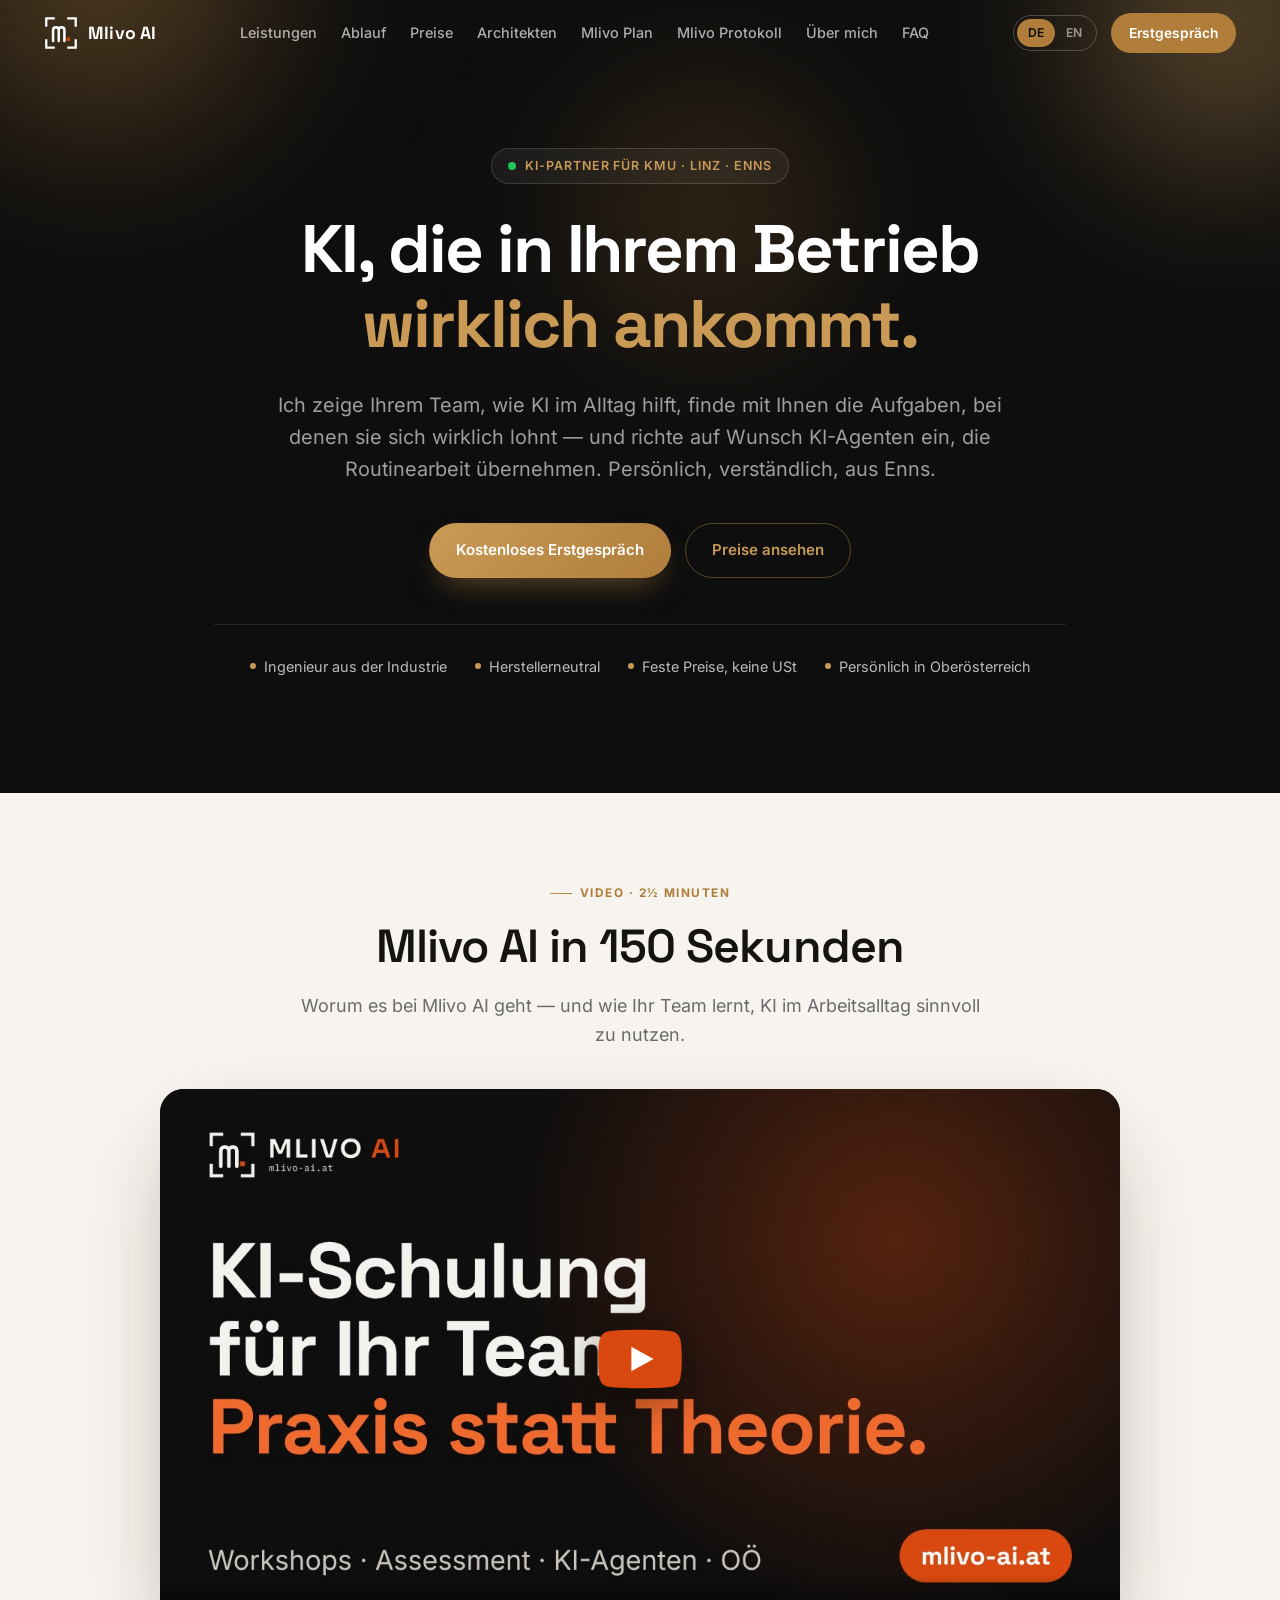
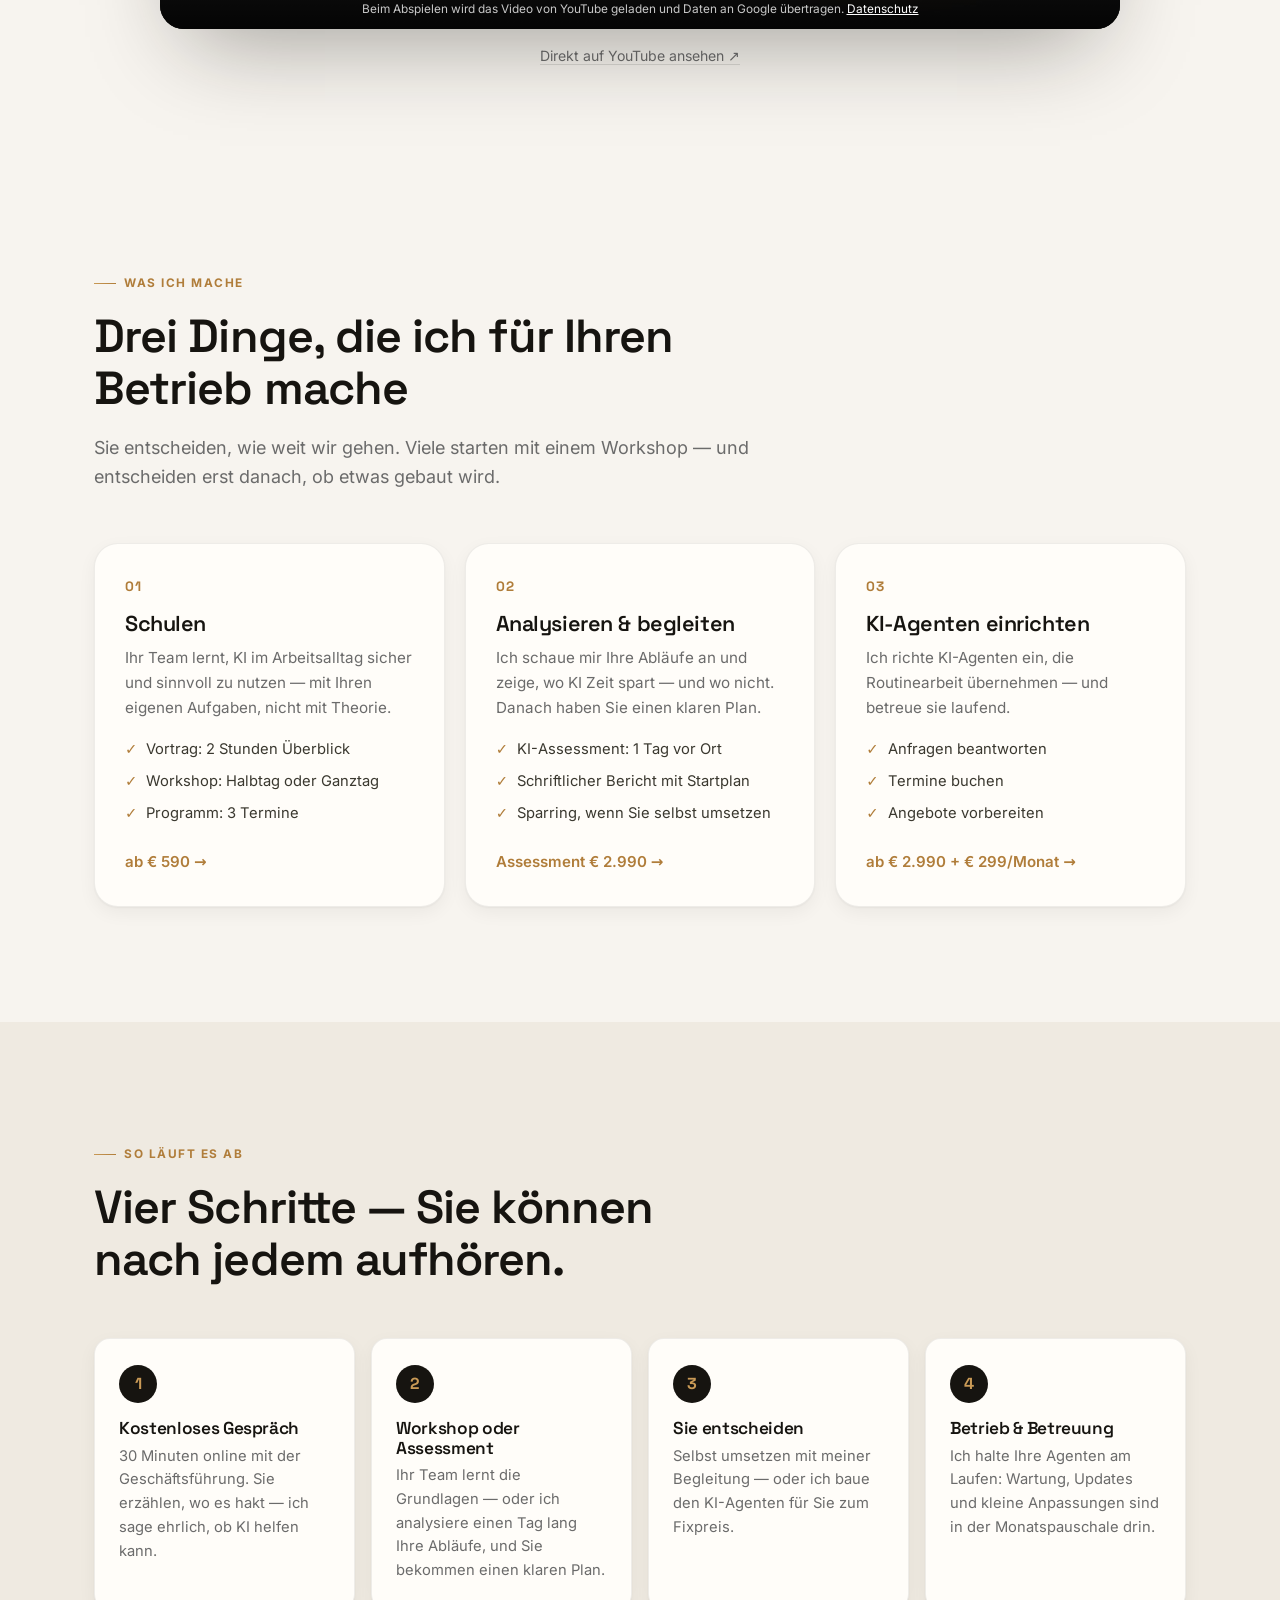
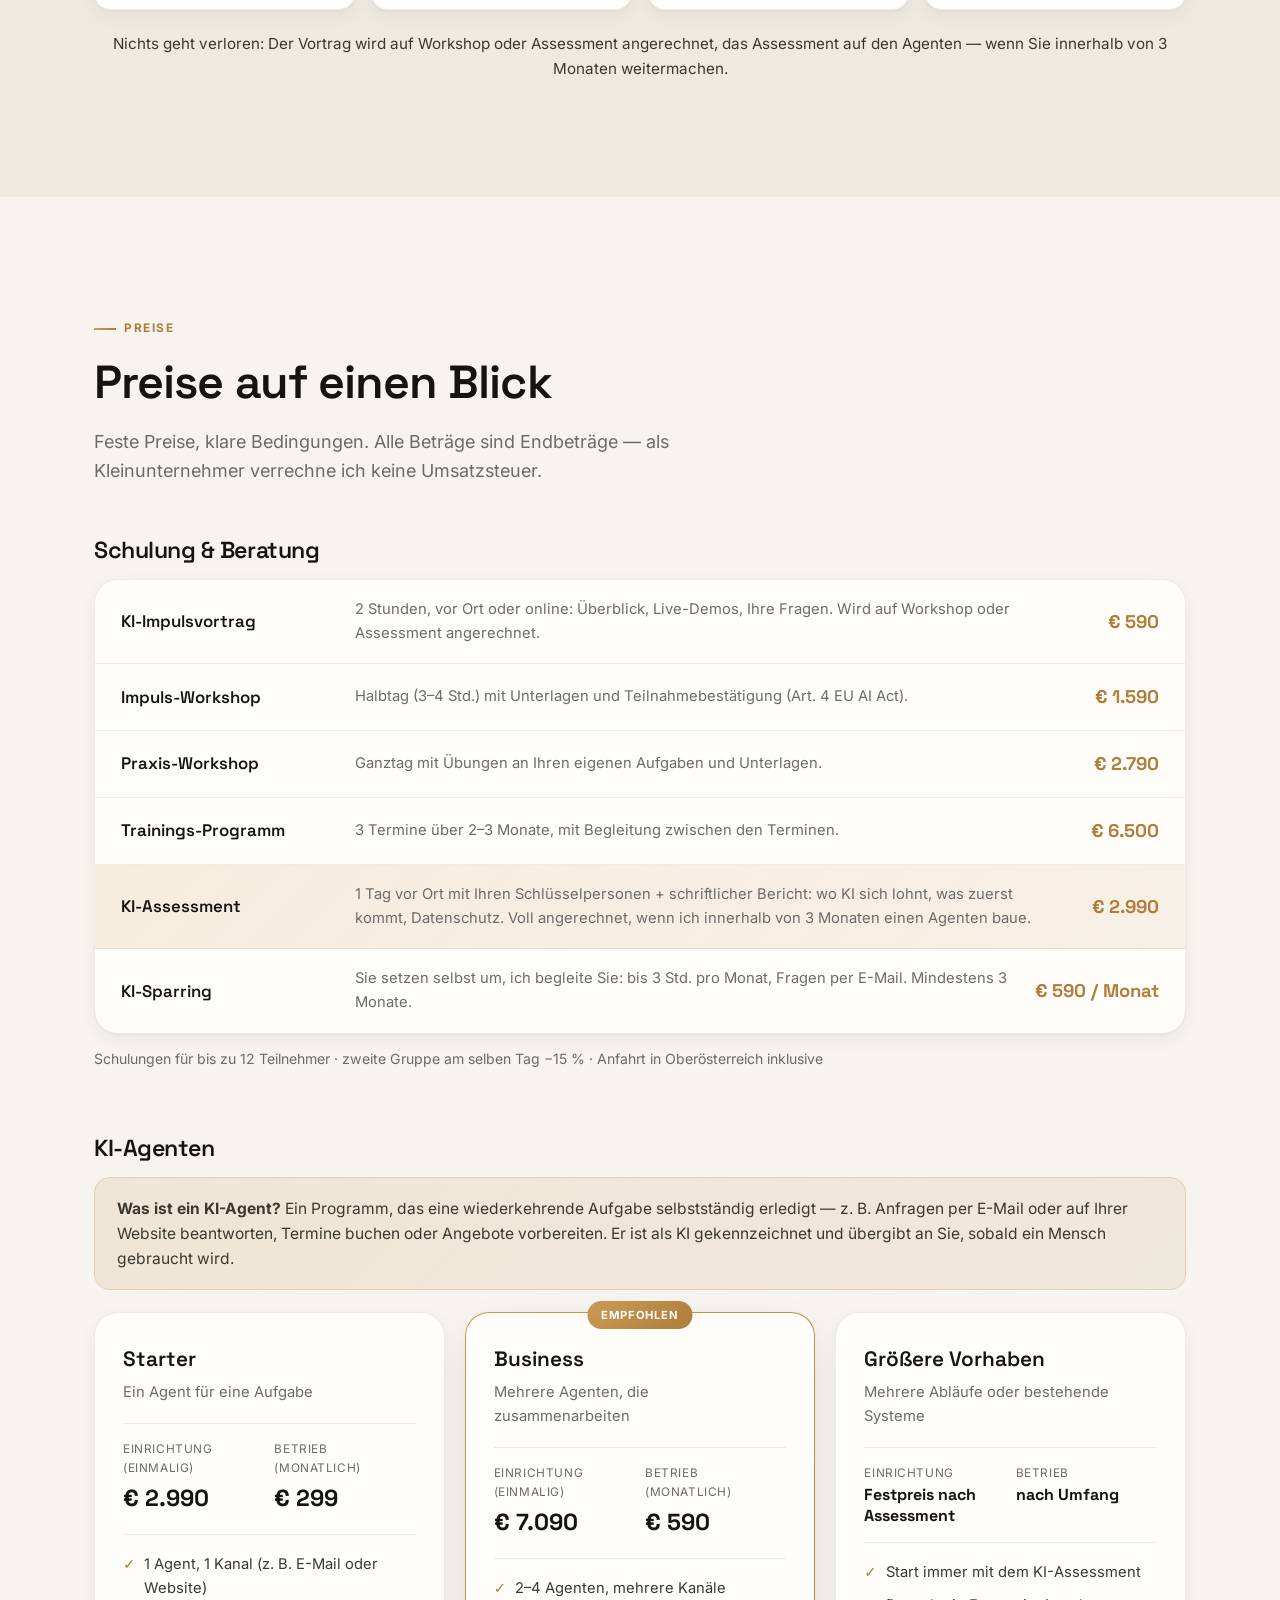
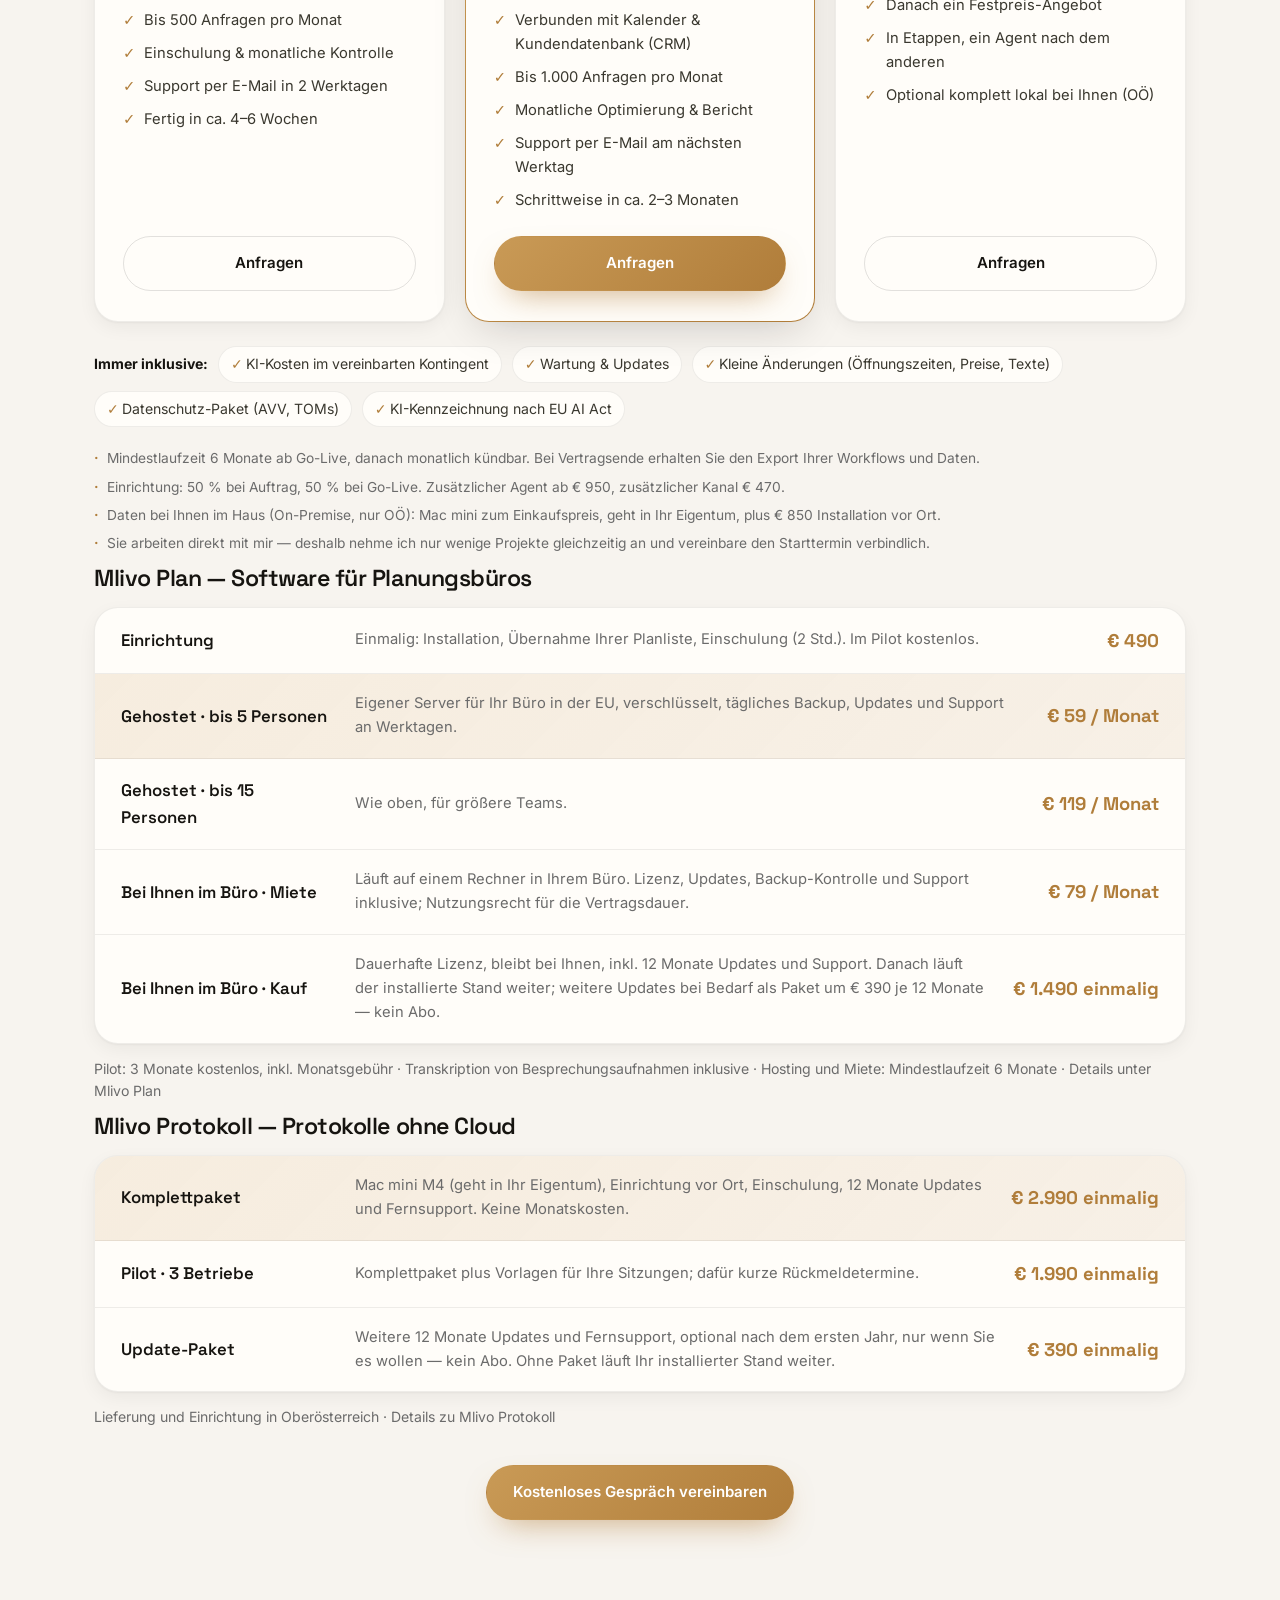
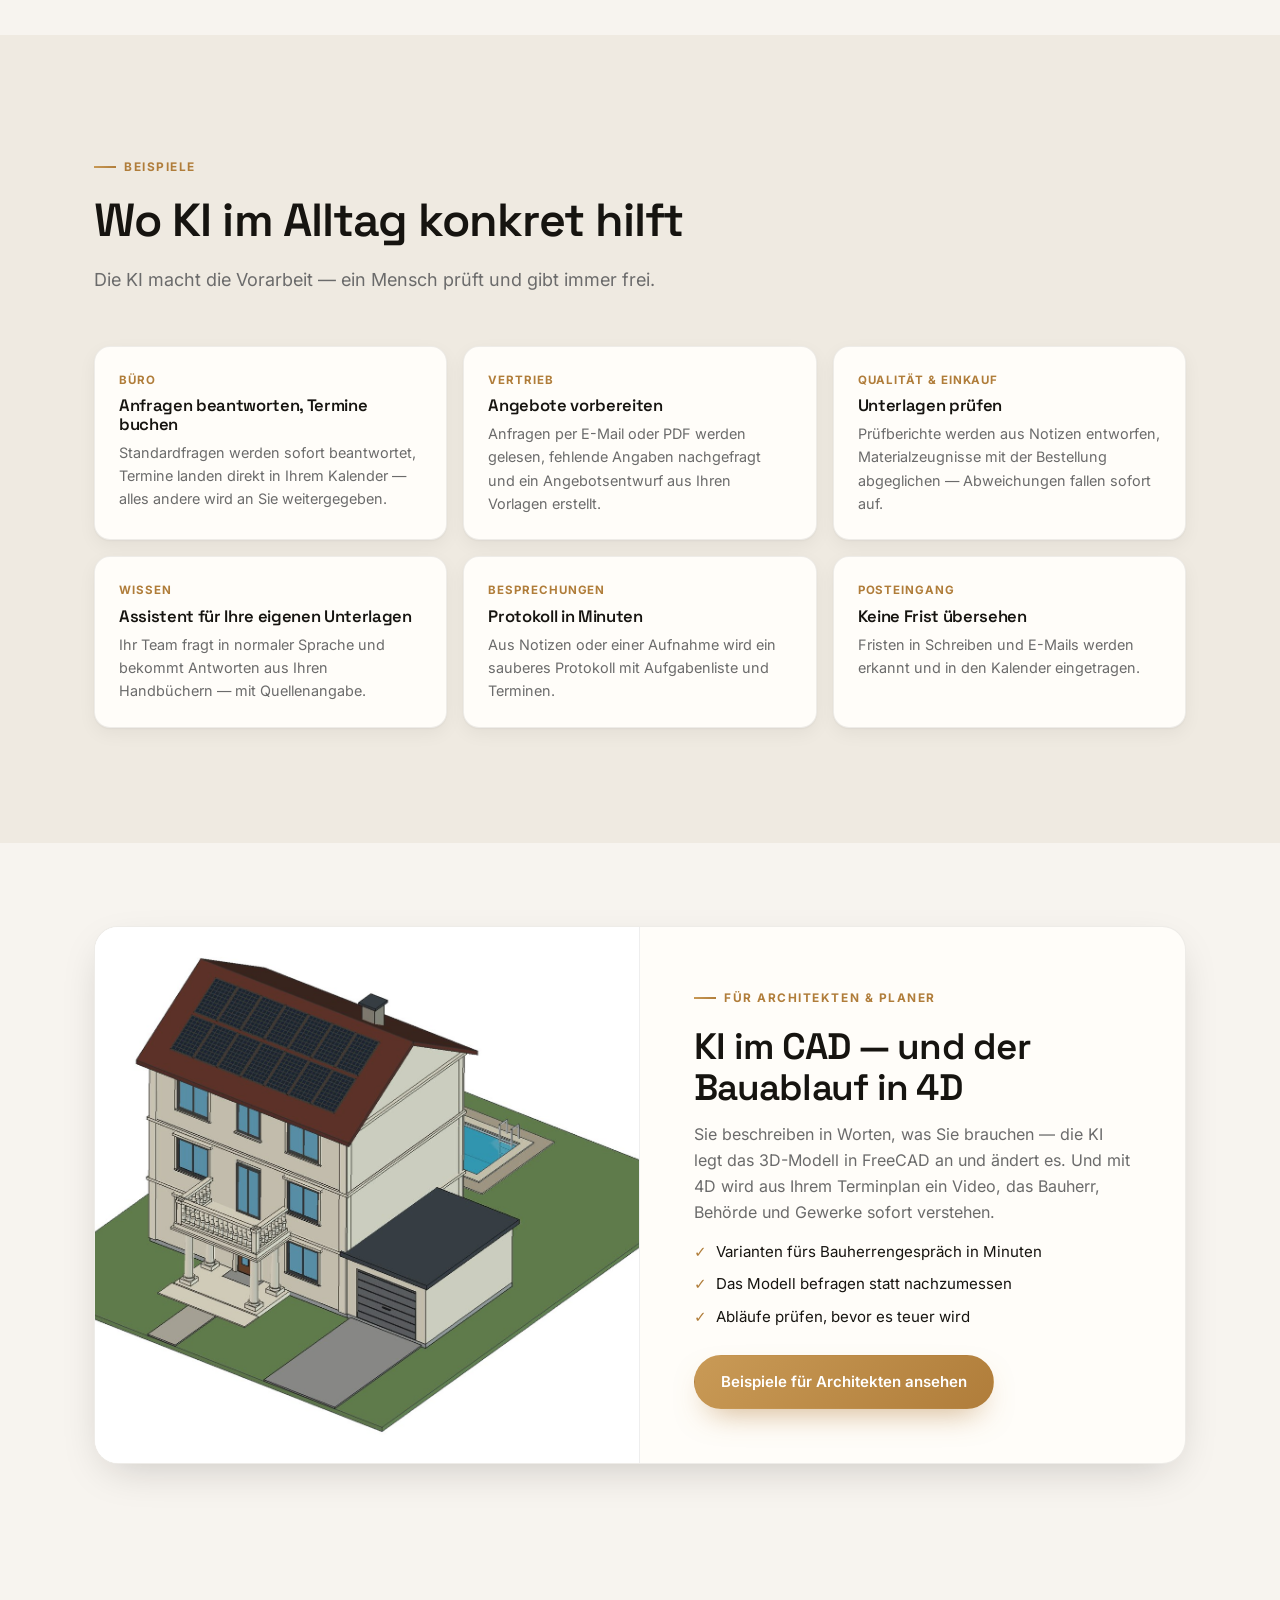
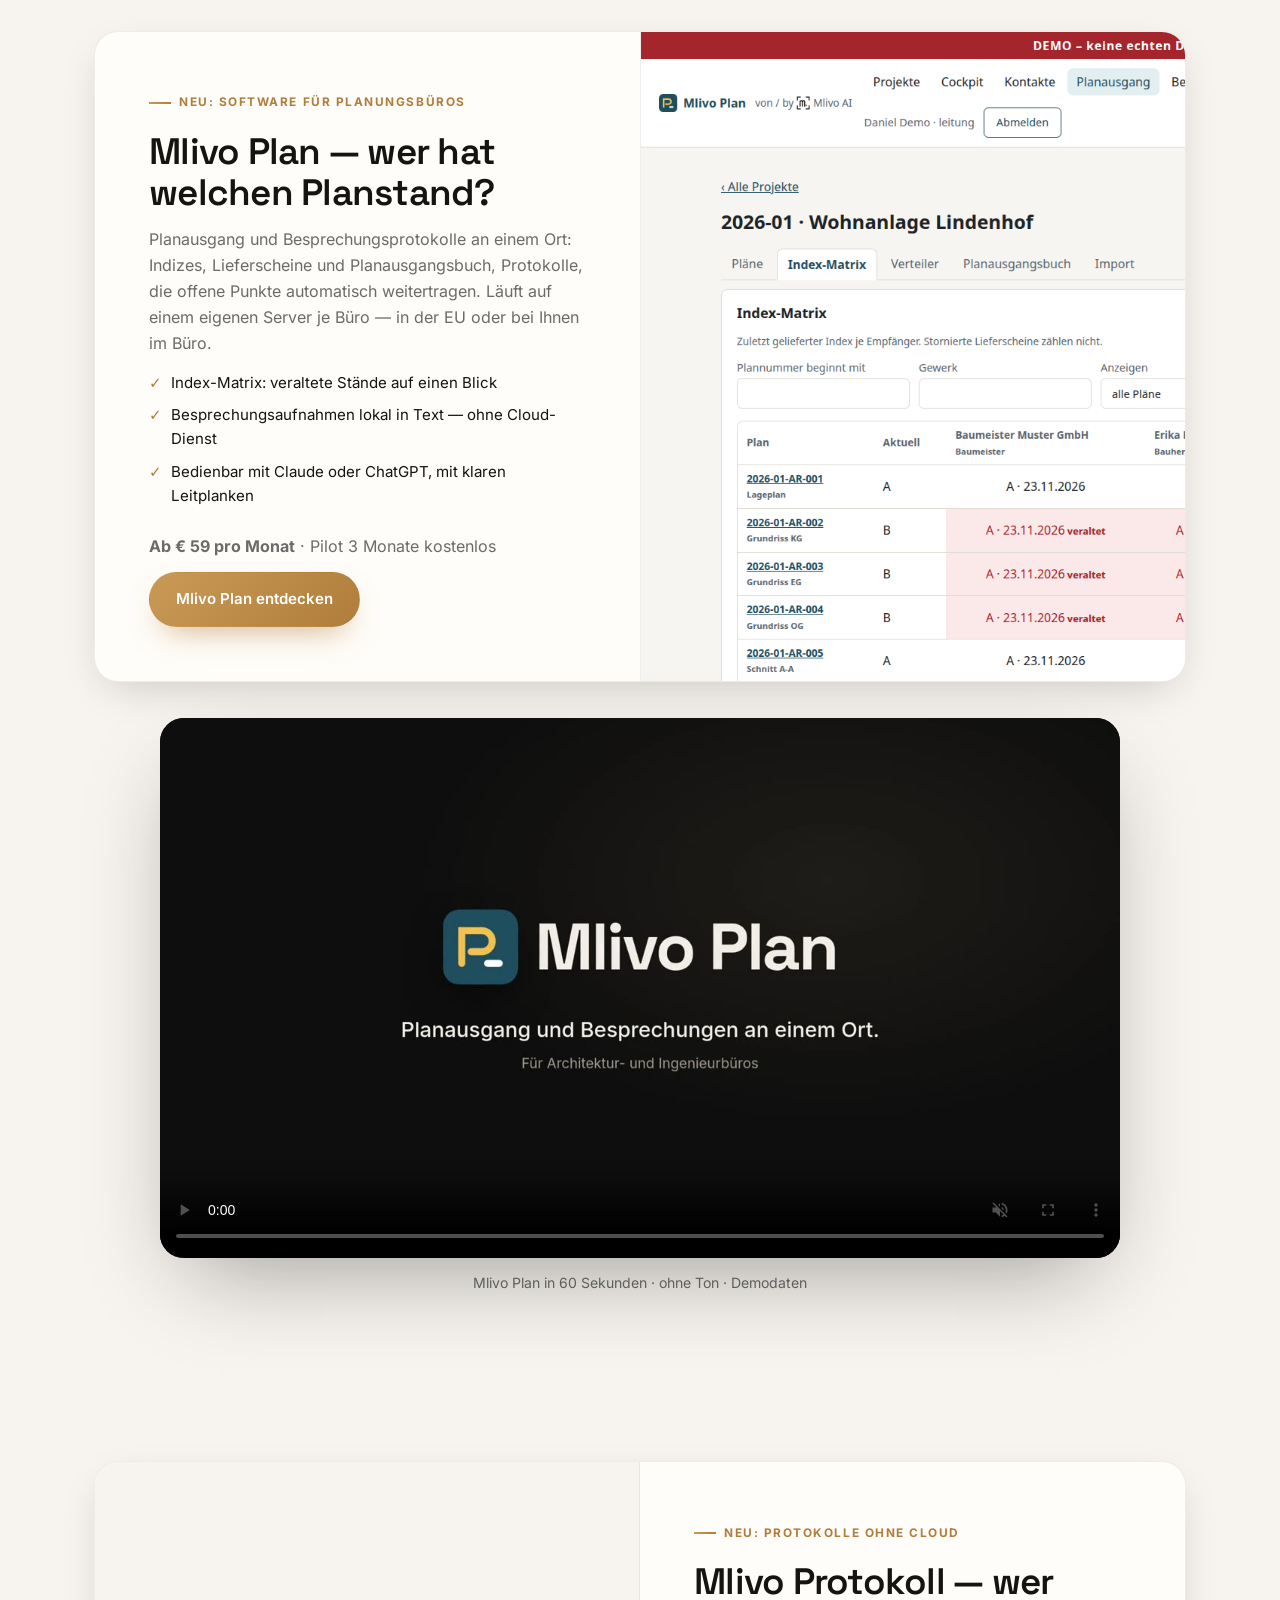
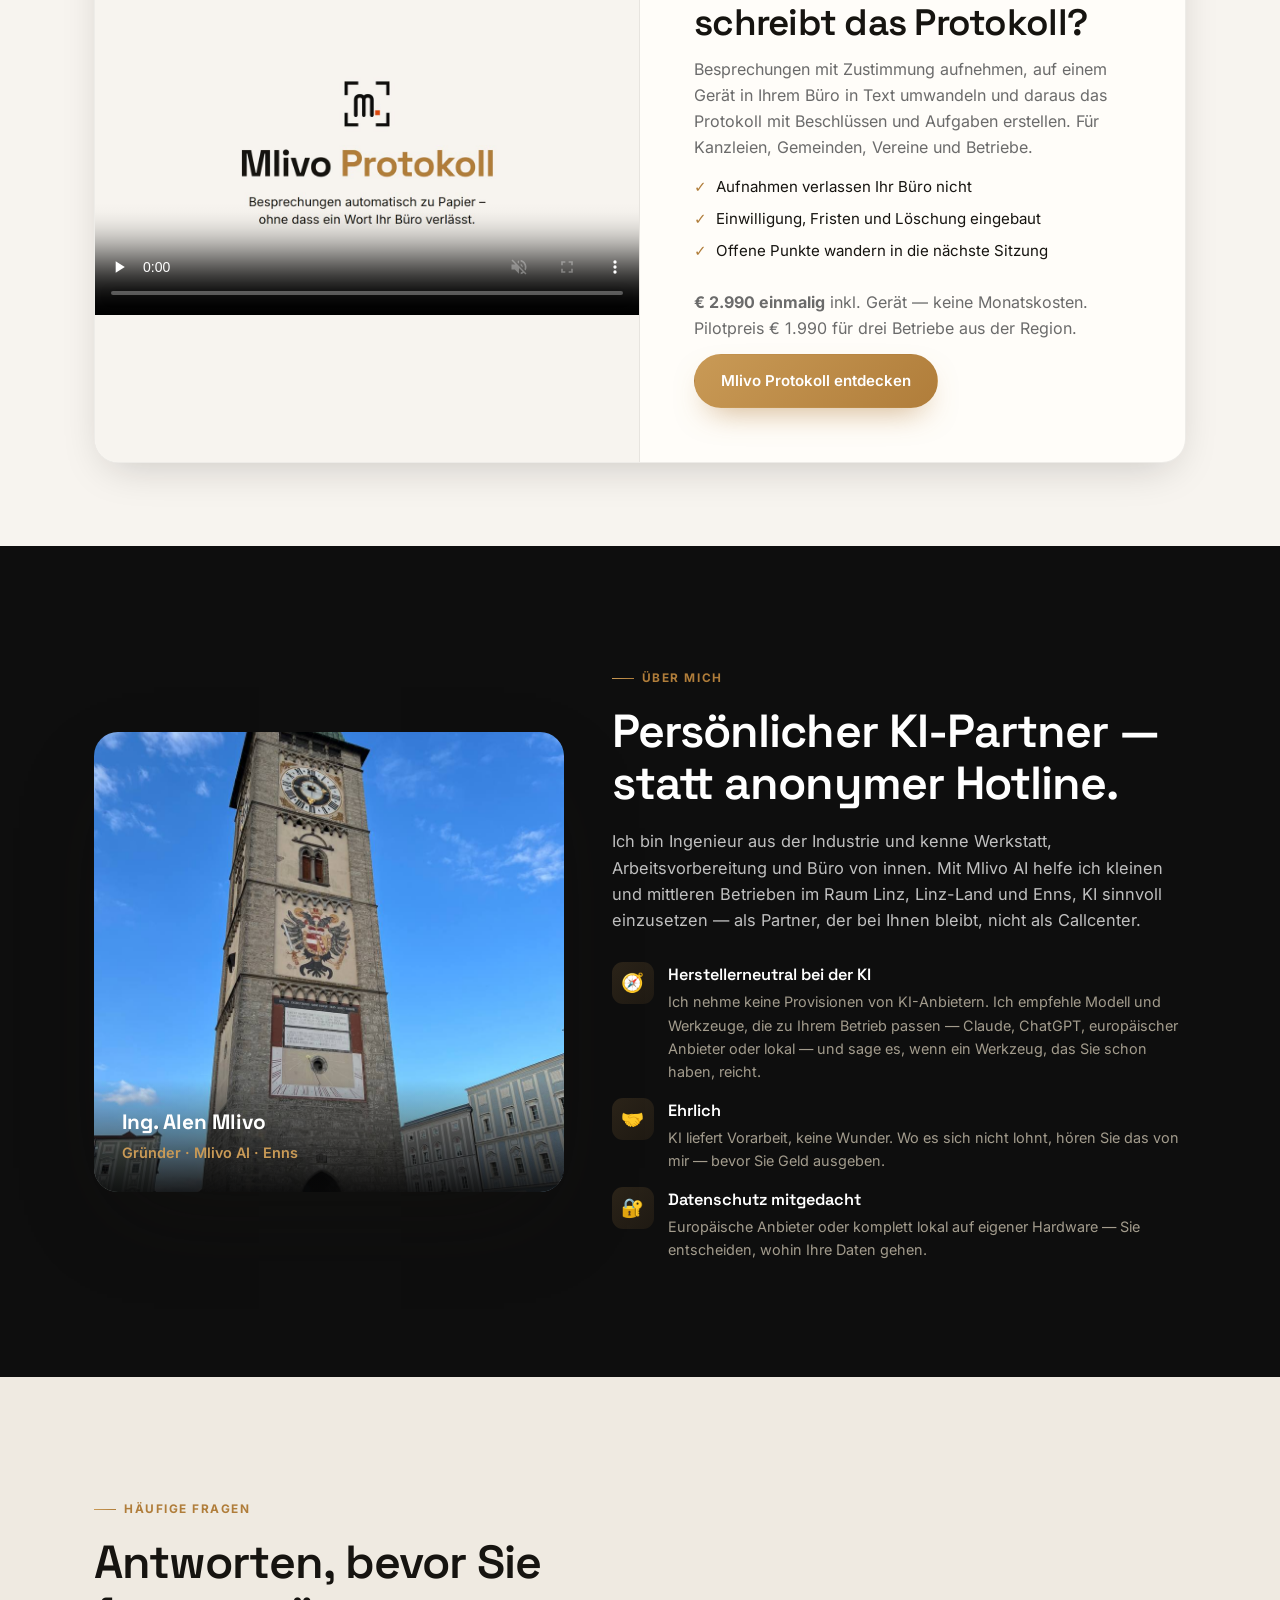
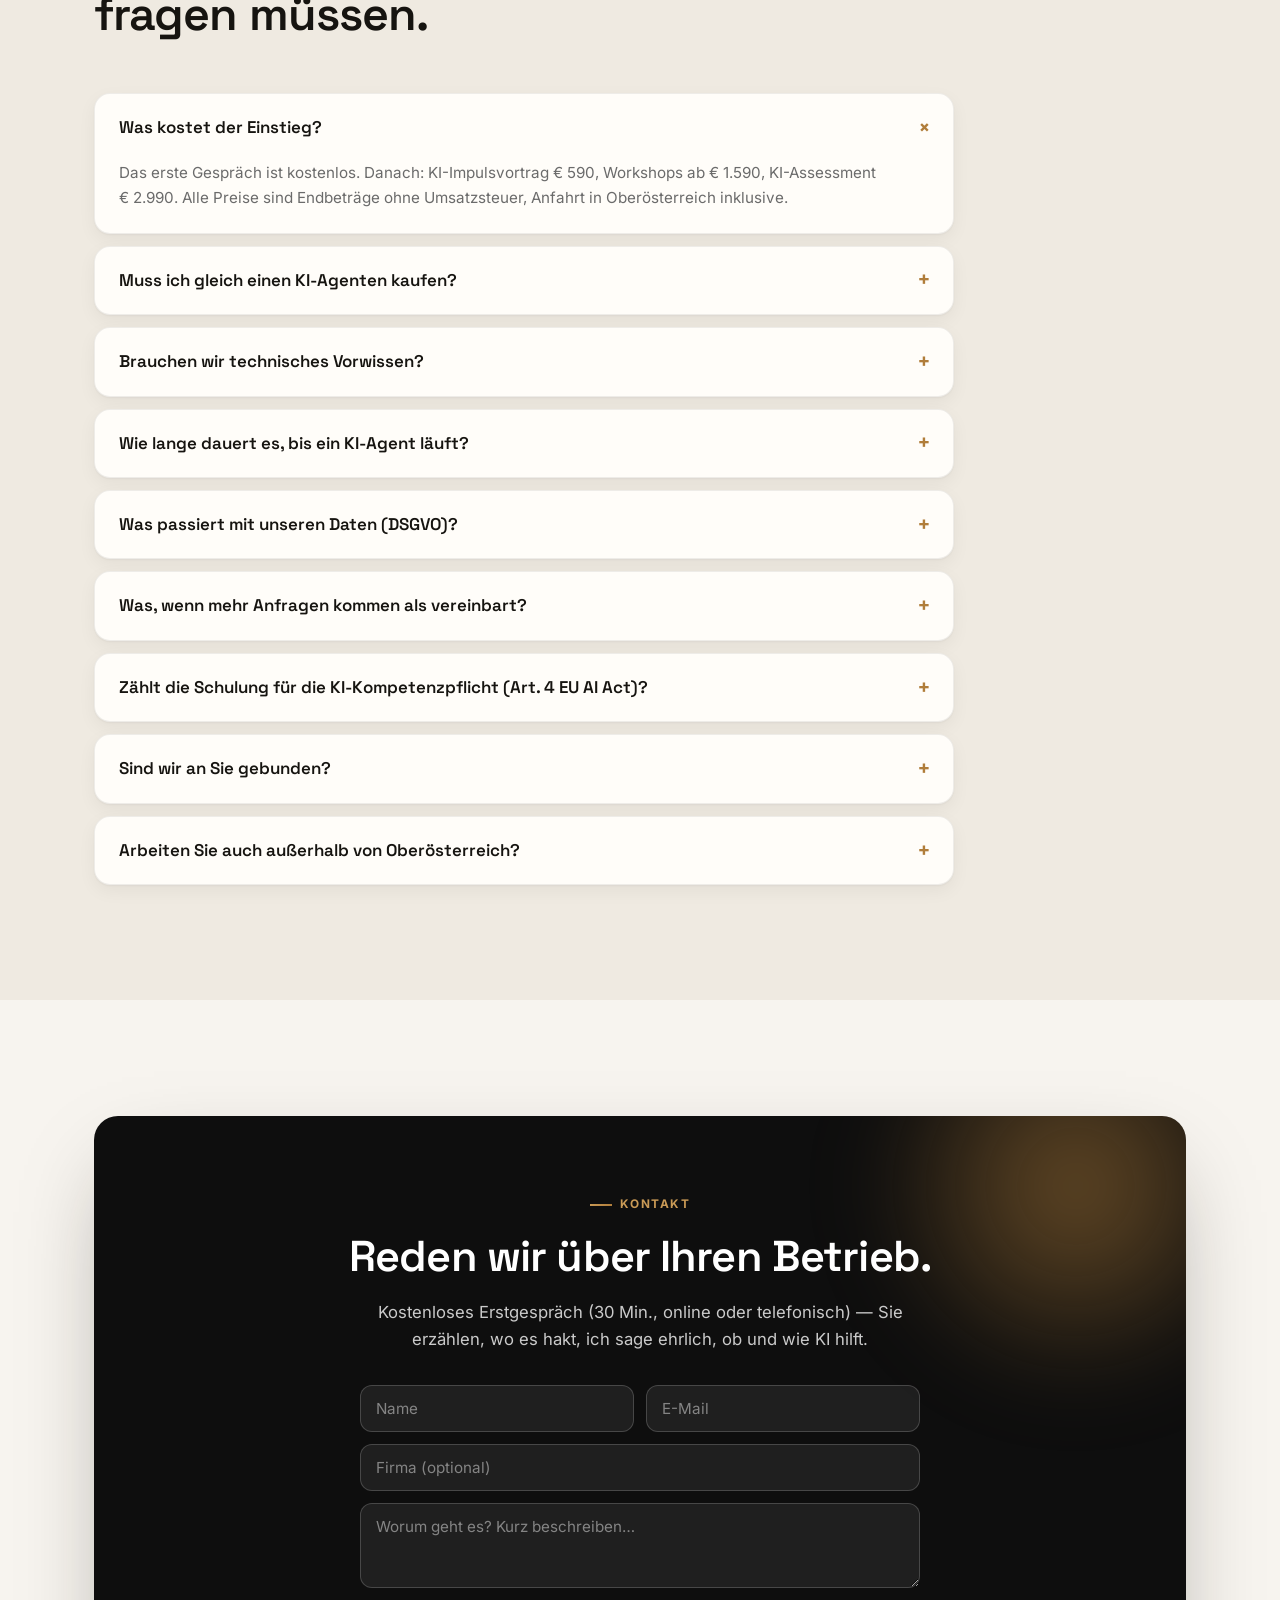
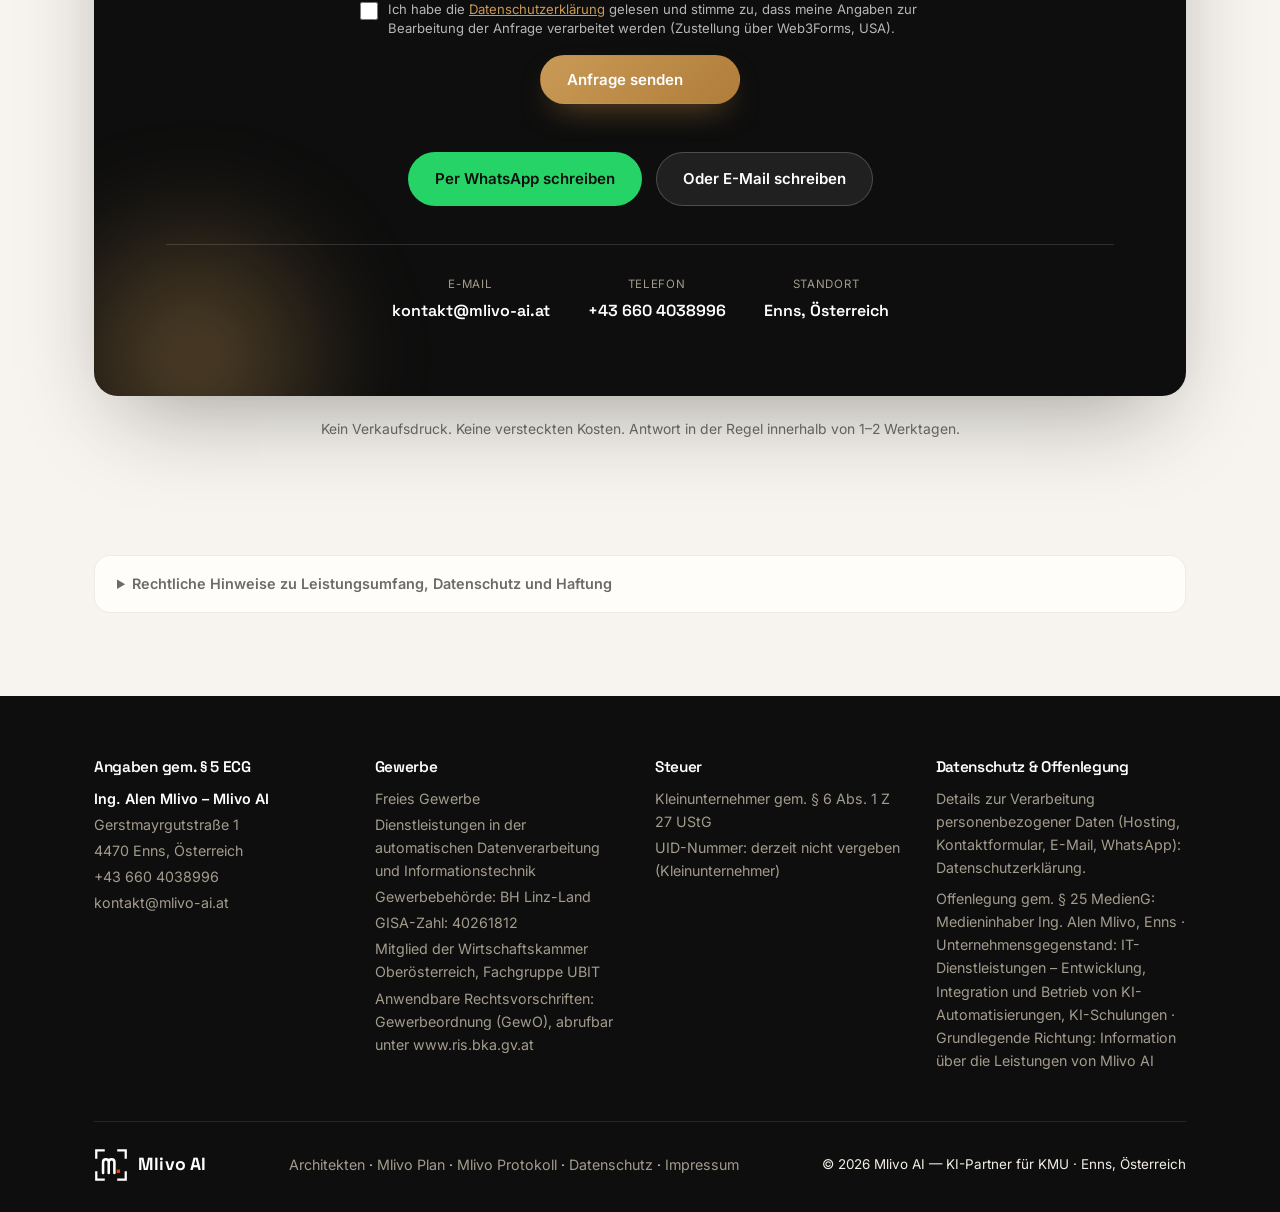
<file: index.html>
<!DOCTYPE html>
<html lang="de" data-en-lang="en">
<head>
<meta charset="UTF-8" />
<meta name="viewport" content="width=device-width, initial-scale=1.0" />
<title data-en="Mlivo AI – AI partner for SMEs in Upper Austria">Mlivo AI – KI-Partner für KMU in Oberösterreich</title>
<meta name="description" content="Mlivo AI – Ihr KI-Partner im Raum Linz und Enns: KI-Workshops, KI-Assessment, Begleitung bei der Umsetzung und KI-Agenten für kleine und mittlere Betriebe. Persönlich und herstellerneutral." data-en-content="Mlivo AI – your AI partner in the Linz and Enns region: AI workshops, AI assessments, implementation support and AI agents for small and medium-sized businesses. Personal and vendor-neutral." />
<meta name="theme-color" content="#0E0E0E" />
<meta name="robots" content="index,follow" />
<link rel="canonical" href="https://mlivo-ai.at/" data-en-href="https://mlivo-ai.at/en/" />
<link rel="alternate" hreflang="de" href="https://mlivo-ai.at/" />
<link rel="alternate" hreflang="en" href="https://mlivo-ai.at/en/" />
<link rel="alternate" hreflang="x-default" href="https://mlivo-ai.at/" />
<meta property="og:type" content="website" />
<meta property="og:site_name" content="Mlivo AI" />
<meta property="og:locale" content="de_AT" data-en-content="en_US" />
<meta property="og:url" content="https://mlivo-ai.at/" data-en-content="https://mlivo-ai.at/en/" />
<meta property="og:title" content="Mlivo AI – KI-Partner für KMU in Oberösterreich" data-en-content="Mlivo AI – AI partner for SMEs in Upper Austria" />
<meta property="og:description" content="KI, die in Ihrem Betrieb wirklich ankommt: Workshops, Assessment, Begleitung und KI-Agenten – persönlich aus Enns." data-en-content="AI that actually works in your business: workshops, assessment, guidance and AI agents – personally, from Enns." />
<meta property="og:image" content="https://mlivo-ai.at/stadtturm-enns.jpg" />
<meta property="og:image:alt" content="Mlivo AI – Stadtturm Enns" />
<meta name="twitter:card" content="summary_large_image" />
<link rel="icon" href="/favicon.svg" type="image/svg+xml" />
<link rel="preload" href="/fonts/inter-latin.woff2" as="font" type="font/woff2" crossorigin>
<link rel="preload" href="/fonts/space-grotesk-latin.woff2" as="font" type="font/woff2" crossorigin>
<link rel="stylesheet" href="/assets/site.css?v=20261126c" />
<script>document.documentElement.classList.add('js')</script>
<!--ld:start--><script type="application/ld+json">
{
  "@context": "https://schema.org",
  "@graph": [
    {
      "@type": "ProfessionalService",
      "@id": "https://mlivo-ai.at/#business",
      "name": "Mlivo AI",
      "url": "https://mlivo-ai.at/",
      "telephone": "+436604038996",
      "email": "kontakt@mlivo-ai.at",
      "image": "https://mlivo-ai.at/stadtturm-enns.jpg",
      "logo": "https://mlivo-ai.at/favicon.svg",
      "priceRange": "€ 590 – € 7.090",
      "address": {
        "@type": "PostalAddress",
        "streetAddress": "Gerstmayrgutstraße 1",
        "postalCode": "4470",
        "addressLocality": "Enns",
        "addressRegion": "Oberösterreich",
        "addressCountry": "AT"
      },
      "areaServed": [
        "Linz",
        "Linz-Land",
        "Enns",
        "Oberösterreich"
      ],
      "founder": {
        "@type": "Person",
        "name": "Alen Mlivo",
        "honorificPrefix": "Ing."
      },
      "description": "KI-Partner für kleine und mittlere Betriebe im Raum Linz und Enns: KI-Workshops, KI-Assessment, Begleitung bei der Umsetzung, KI-Agenten sowie KI für Architekten (CAD per MCP, 4D-Bauablauf).",
      "knowsAbout": [
        "KI-Schulung",
        "KI-Assessment",
        "KI-Agenten",
        "Automatisierung",
        "n8n",
        "Make.com",
        "MCP-Connectoren",
        "FreeCAD",
        "KI für Architekten",
        "4D-Bauablaufvisualisierung"
      ]
    },
    {
      "@type": "FAQPage",
      "mainEntity": [
        {
          "@type": "Question",
          "name": "Was kostet der Einstieg?",
          "acceptedAnswer": {
            "@type": "Answer",
            "text": "Das erste Gespräch ist kostenlos. Danach: KI-Impulsvortrag €&nbsp;590, Workshops ab €&nbsp;1.590, KI-Assessment €&nbsp;2.990. Alle Preise sind Endbeträge ohne Umsatzsteuer, Anfahrt in Oberösterreich inklusive."
          }
        },
        {
          "@type": "Question",
          "name": "Muss ich gleich einen KI-Agenten kaufen?",
          "acceptedAnswer": {
            "@type": "Answer",
            "text": "Nein. Viele starten mit einem Workshop oder dem Assessment. Ob danach etwas gebaut wird — und von wem — entscheiden Sie. Bei der Wahl des KI-Anbieters bin ich herstellerneutral und nehme keine Provisionen."
          }
        },
        {
          "@type": "Question",
          "name": "Brauchen wir technisches Vorwissen?",
          "acceptedAnswer": {
            "@type": "Answer",
            "text": "Nein. Bei KI-Agenten übernehme ich Einrichtung und Betrieb, Sie bekommen eine kurze Einschulung. Wenn Sie lieber selbst umsetzen, begleite ich Sie mit dem KI-Sparring."
          }
        },
        {
          "@type": "Question",
          "name": "Wie lange dauert es, bis ein KI-Agent läuft?",
          "acceptedAnswer": {
            "@type": "Answer",
            "text": "Starter: ca. 4–6 Wochen. Business: schrittweise in ca. 2–3 Monaten. Den Starttermin vereinbaren wir vorab verbindlich."
          }
        },
        {
          "@type": "Question",
          "name": "Was passiert mit unseren Daten (DSGVO)?",
          "acceptedAnswer": {
            "@type": "Answer",
            "text": "Die Automatisierung läuft standardmäßig in der EU. Das KI-Modell wählen Sie: OpenAI mit EU-Datenresidenz, soweit verfügbar, ein europäischer Anbieter oder komplett lokal auf eigener Hardware. Auftragsverarbeitungsvertrag und TOMs sind inklusive."
          }
        },
        {
          "@type": "Question",
          "name": "Was, wenn mehr Anfragen kommen als vereinbart?",
          "acceptedAnswer": {
            "@type": "Answer",
            "text": "Gilt für Starter und Business: je weitere angefangene 500 Anfragen €&nbsp;9. Bleibt das Volumen dauerhaft höher, passen wir die Pauschale gemeinsam an — vorab, nie überraschend."
          }
        },
        {
          "@type": "Question",
          "name": "Zählt die Schulung für die KI-Kompetenzpflicht (Art. 4 EU AI Act)?",
          "acceptedAnswer": {
            "@type": "Answer",
            "text": "Jeder Workshop enthält Unterlagen und eine Teilnahmebestätigung, mit der Sie die Maßnahme zur KI-Kompetenz Ihres Teams dokumentieren können."
          }
        },
        {
          "@type": "Question",
          "name": "Sind wir an Sie gebunden?",
          "acceptedAnswer": {
            "@type": "Answer",
            "text": "KI-Agenten: Mindestlaufzeit 6 Monate ab Go-Live, danach monatlich kündbar. KI-Sparring: mindestens 3 Monate. Bei Vertragsende erhalten Sie den Export Ihrer Workflows und Daten."
          }
        },
        {
          "@type": "Question",
          "name": "Arbeiten Sie auch außerhalb von Oberösterreich?",
          "acceptedAnswer": {
            "@type": "Answer",
            "text": "Workshops, Sparring und KI-Agenten funktionieren auch online. Vor Ort bin ich vor allem im Raum Linz, Linz-Land und Enns; außerhalb Oberösterreichs wird die Anfahrt nach Aufwand verrechnet. On-Premise nur in Oberösterreich."
          }
        }
      ]
    }
  ]
}
</script><!--ld:end-->
</head>
<body>
<a class="skip" href="#main" data-en="Skip to content">Zum Inhalt springen</a>
<div class="progress" id="progress"></div>

<header class="nav" id="nav">
  <div class="nav-inner">
    <a href="/" data-en-href="/en/" class="brand" aria-label="Mlivo AI – Startseite" data-en-aria="Mlivo AI – home"><svg class="mark" viewBox="0 0 120 120" aria-hidden="true" focusable="false"><path d="M8 34 V8 H34 M86 8 H112 V34 M112 86 V112 H86 M34 112 H8 V86" fill="none" stroke="currentColor" stroke-width="8" stroke-linecap="square"/><path d="M32 88 V50 Q32 40 42 40 Q52 40 52 50 V88 M52 50 Q52 40 62 40 Q72 40 72 50 V88" fill="none" stroke="currentColor" stroke-width="9" stroke-linecap="round" stroke-linejoin="round"/><rect x="80" y="76" width="12" height="12" fill="#D9480F"/></svg>Mlivo AI</a>
    <nav class="nav-links" id="navLinks">
      <a href="#leistungen" data-en="Services">Leistungen</a>
      <a href="#ablauf" data-en="How it works">Ablauf</a>
      <a href="#preise" data-en="Prices">Preise</a>
      <a href="/architekten/" data-en-href="/en/architects/" data-en="Architects">Architekten</a>
      <a href="/plan/" data-en-href="/en/plan/">Mlivo Plan</a>
      <a href="/protokoll/" data-en-href="/en/protocol/">Mlivo Protokoll</a>
      <a href="#about" data-en="About me">Über mich</a>
      <a href="#faq" data-en="FAQ">FAQ</a>
    </nav>
    <div class="nav-right">
      <div class="lang-toggle" role="group" aria-label="Sprache" data-en-aria="Language">
        <a class="btn-lang active" href="/" data-en-class="btn-lang" hreflang="de" lang="de">DE</a>
        <a class="btn-lang" href="/en/" data-en-class="btn-lang active" hreflang="en" lang="en">EN</a>
      </div>
      <a href="#contact" class="nav-cta" data-en="Free intro call">Erstgespräch</a>
      <button class="burger" id="burger" aria-expanded="false" aria-controls="navLinks" aria-label="Menü" data-en-aria="Menu"><span></span><span></span><span></span></button>
    </div>
  </div>
</header>

<main id="top">
<div id="main" tabindex="-1"></div>

<!-- HERO -->
<section class="hero">
  <div class="mesh"><span class="blob b1"></span><span class="blob b2"></span><span class="blob b3"></span></div>
  <div class="wrap hero-inner">
    <span class="hero-tag reveal"><span class="pulse"></span><span data-en="AI partner for SMEs · Linz · Enns">KI-Partner für KMU · Linz · Enns</span></span>
    <h1 class="reveal d1"><span data-en="AI that actually">KI, die in Ihrem Betrieb</span> <span class="grad" data-en="works in your business.">wirklich ankommt.</span></h1>
    <p class="sub reveal d2" data-en="I show your team how AI helps in everyday work, find the tasks where it really pays off — and, if you like, set up AI agents that take over routine work. Personal, easy to understand, from Enns.">Ich zeige Ihrem Team, wie KI im Alltag hilft, finde mit Ihnen die Aufgaben, bei denen sie sich wirklich lohnt — und richte auf Wunsch KI-Agenten ein, die Routinearbeit übernehmen. Persönlich, verständlich, aus Enns.</p>
    <div class="hero-cta reveal d3">
      <a href="#contact" class="btn btn-primary" data-en="Book a free intro call">Kostenloses Erstgespräch</a>
      <a href="#preise" class="btn btn-outline-gold" data-en="See prices">Preise ansehen</a>
    </div>
    <div class="hero-trust reveal d4">
      <span data-en="Engineer from industry">Ingenieur aus der Industrie</span>
      <span data-en="Vendor-neutral">Herstellerneutral</span>
      <span data-en="Fixed prices, no VAT">Feste Preise, keine USt</span>
      <span data-en="Personally in Upper Austria">Persönlich in Oberösterreich</span>
    </div>
  </div>
</section>

<!-- VIDEO -->
<section class="section tight video-sec" id="video">
  <div class="wrap">
    <div class="head-block center reveal">
      <span class="eyebrow center" data-en="Video · 2½ minutes">Video · 2½ Minuten</span>
      <h2 class="h-sec center" data-en="Mlivo AI in 150 seconds">Mlivo AI in 150 Sekunden</h2>
      <p class="lead center" data-en="What Mlivo AI does — and how your team learns to use AI sensibly in everyday work. (Video in German)">Worum es bei Mlivo AI geht — und wie Ihr Team lernt, KI im Arbeitsalltag sinnvoll zu nutzen.</p>
    </div>
    <div class="yt reveal d1" data-yt="BPkrX2Lijls">
      <img src="/assets/video-imagevideo.jpg" alt="Vorschaubild: KI-Schulung für Ihr Team – Praxis statt Theorie" data-en-alt="Preview: AI training for your team – practice, not theory" width="1280" height="720" loading="lazy" decoding="async"/>
      <button type="button" class="yt-play" aria-label="Video abspielen" data-en-aria="Play video"><svg viewBox="0 0 68 48" aria-hidden="true"><path d="M66.5 7.7a8.5 8.5 0 0 0-6-6C55.2.3 34 .3 34 .3s-21.2 0-26.5 1.4a8.5 8.5 0 0 0-6 6C.1 13 .1 24 .1 24s0 11 1.4 16.3a8.5 8.5 0 0 0 6 6C12.8 47.7 34 47.7 34 47.7s21.2 0 26.5-1.4a8.5 8.5 0 0 0 6-6C67.9 35 67.9 24 67.9 24s0-11-1.4-16.3z"/><path d="M45 24 27 14v20z" fill="#fff"/></svg></button>
      <p class="yt-note" data-en-html="When you click play, the video loads from YouTube and data is transferred to Google. &lt;a href=&quot;/datenschutz/#youtube&quot;&gt;Privacy policy&lt;/a&gt;">Beim Abspielen wird das Video von YouTube geladen und Daten an Google übertragen. <a href="/datenschutz/#youtube">Datenschutz</a></p>
    </div>
    <p class="yt-alt reveal"><a href="https://youtu.be/BPkrX2Lijls" target="_blank" rel="noopener" data-en="Watch directly on YouTube ↗">Direkt auf YouTube ansehen ↗</a></p>
  </div>
</section>

<!-- LEISTUNGEN -->
<section class="section" id="leistungen">
  <div class="wrap">
    <div class="head-block reveal">
      <span class="eyebrow" data-en="What I do">Was ich mache</span>
      <h2 class="h-sec" data-en="Three things I do for your business">Drei Dinge, die ich für Ihren Betrieb mache</h2>
      <p class="lead" data-en="You decide how far we go. Many start with a workshop — and only later decide whether something gets built.">Sie entscheiden, wie weit wir gehen. Viele starten mit einem Workshop — und entscheiden erst danach, ob etwas gebaut wird.</p>
    </div>
    <div class="svc-grid">
      <a class="svc reveal" href="#preise">
        <div class="no">01</div>
        <h3 data-en="Train">Schulen</h3>
        <p data-en="Your team learns to use AI safely and sensibly in everyday work — with your own tasks, not theory.">Ihr Team lernt, KI im Arbeitsalltag sicher und sinnvoll zu nutzen — mit Ihren eigenen Aufgaben, nicht mit Theorie.</p>
        <ul>
          <li data-en="Talk: 2 hours overview">Vortrag: 2 Stunden Überblick</li>
          <li data-en="Workshop: half or full day">Workshop: Halbtag oder Ganztag</li>
          <li data-en="Programme: 3 sessions">Programm: 3 Termine</li>
        </ul>
        <span class="more" data-en="from €&nbsp;590">ab €&nbsp;590</span>
      </a>
      <a class="svc reveal d1" href="#preise">
        <div class="no">02</div>
        <h3 data-en="Analyse &amp; guide">Analysieren &amp; begleiten</h3>
        <p data-en="I look at your processes and show where AI saves time — and where it doesn't. Then you get a clear plan.">Ich schaue mir Ihre Abläufe an und zeige, wo KI Zeit spart — und wo nicht. Danach haben Sie einen klaren Plan.</p>
        <ul>
          <li data-en="AI assessment: 1 day on site">KI-Assessment: 1 Tag vor Ort</li>
          <li data-en="Written report with start plan">Schriftlicher Bericht mit Startplan</li>
          <li data-en="Sparring if you implement yourself">Sparring, wenn Sie selbst umsetzen</li>
        </ul>
        <span class="more" data-en="Assessment €&nbsp;2,990">Assessment €&nbsp;2.990</span>
      </a>
      <a class="svc reveal d2" href="#agenten">
        <div class="no">03</div>
        <h3 data-en="Build AI agents">KI-Agenten einrichten</h3>
        <p data-en="I set up AI agents that take over routine work — and look after them on an ongoing basis.">Ich richte KI-Agenten ein, die Routinearbeit übernehmen — und betreue sie laufend.</p>
        <ul>
          <li data-en="Answer inquiries">Anfragen beantworten</li>
          <li data-en="Book appointments">Termine buchen</li>
          <li data-en="Prepare quotes">Angebote vorbereiten</li>
        </ul>
        <span class="more" data-en="from €&nbsp;2,990 + €&nbsp;299/month">ab €&nbsp;2.990 + €&nbsp;299/Monat</span>
      </a>
    </div>
  </div>
</section>

<!-- ABLAUF -->
<section class="section" id="ablauf" style="background:var(--bg-soft)">
  <div class="wrap">
    <div class="head-block reveal">
      <span class="eyebrow" data-en="How it works">So läuft es ab</span>
      <h2 class="h-sec" data-en="Four steps — you can stop after any of them.">Vier Schritte — Sie können nach jedem aufhören.</h2>
    </div>
    <div class="flow">
      <div class="fl reveal"><div class="k">1</div><h4 data-en="Free conversation">Kostenloses Gespräch</h4><p data-en="30 minutes online with management. You tell me where things get stuck — I tell you honestly whether AI can help.">30 Minuten online mit der Geschäftsführung. Sie erzählen, wo es hakt — ich sage ehrlich, ob KI helfen kann.</p></div>
      <div class="fl reveal d1"><div class="k">2</div><h4 data-en="Workshop or assessment">Workshop oder Assessment</h4><p data-en="Your team learns the basics — or I spend a day analysing your processes and you receive a clear plan.">Ihr Team lernt die Grundlagen — oder ich analysiere einen Tag lang Ihre Abläufe, und Sie bekommen einen klaren Plan.</p></div>
      <div class="fl reveal d2"><div class="k">3</div><h4 data-en="You decide">Sie entscheiden</h4><p data-en="Implement yourself with my guidance — or I build the AI agent for you at a fixed price.">Selbst umsetzen mit meiner Begleitung — oder ich baue den KI-Agenten für Sie zum Fixpreis.</p></div>
      <div class="fl reveal d3"><div class="k">4</div><h4 data-en="Operation &amp; support">Betrieb &amp; Betreuung</h4><p data-en="I keep your agents running: maintenance, updates and small adjustments are included in the monthly fee.">Ich halte Ihre Agenten am Laufen: Wartung, Updates und kleine Anpassungen sind in der Monatspauschale drin.</p></div>
    </div>
    <p class="flow-note reveal" data-en="Nothing is lost: the talk is credited towards a workshop or assessment, the assessment towards the agent — if you continue within 3 months.">Nichts geht verloren: Der Vortrag wird auf Workshop oder Assessment angerechnet, das Assessment auf den Agenten — wenn Sie innerhalb von 3 Monaten weitermachen.</p>
  </div>
</section>

<!-- PREISE -->
<section class="section" id="preise">
  <div class="wrap">
    <div class="head-block reveal">
      <span class="eyebrow" data-en="Prices">Preise</span>
      <h2 class="h-sec" data-en="Prices at a glance">Preise auf einen Blick</h2>
      <p class="lead" data-en="Fixed prices, clear terms. All amounts are final — as a small business I don't charge VAT.">Feste Preise, klare Bedingungen. Alle Beträge sind Endbeträge — als Kleinunternehmer verrechne ich keine Umsatzsteuer.</p>
    </div>

    <h3 class="p-h reveal" data-en="Training &amp; advice">Schulung &amp; Beratung</h3>
    <div class="ptable reveal">
      <div class="pr"><div class="pn" data-en="AI talk">KI-Impulsvortrag</div><div class="pd" data-en="2 hours, on site or online: overview, live demos, your questions. Credited towards a workshop or assessment.">2 Stunden, vor Ort oder online: Überblick, Live-Demos, Ihre Fragen. Wird auf Workshop oder Assessment angerechnet.</div><div class="pp">€&nbsp;590</div></div>
      <div class="pr"><div class="pn" data-en="Impulse workshop">Impuls-Workshop</div><div class="pd" data-en="Half day (3–4 h) with handouts and certificate of participation (Art. 4 EU AI Act).">Halbtag (3–4 Std.) mit Unterlagen und Teilnahmebestätigung (Art. 4 EU AI Act).</div><div class="pp" data-en="€&nbsp;1,590">€&nbsp;1.590</div></div>
      <div class="pr"><div class="pn" data-en="Hands-on workshop">Praxis-Workshop</div><div class="pd" data-en="Full day with exercises on your own tasks and documents.">Ganztag mit Übungen an Ihren eigenen Aufgaben und Unterlagen.</div><div class="pp" data-en="€&nbsp;2,790">€&nbsp;2.790</div></div>
      <div class="pr"><div class="pn" data-en="Training programme">Trainings-Programm</div><div class="pd" data-en="3 sessions over 2–3 months, with support between sessions.">3 Termine über 2–3 Monate, mit Begleitung zwischen den Terminen.</div><div class="pp" data-en="€&nbsp;6,500">€&nbsp;6.500</div></div>
      <div class="pr hl"><div class="pn" data-en="AI assessment">KI-Assessment</div><div class="pd" data-en="1 day on site with your key people + written report: where AI pays off, what comes first, data protection. Fully credited if I build an agent within 3 months.">1 Tag vor Ort mit Ihren Schlüsselpersonen + schriftlicher Bericht: wo KI sich lohnt, was zuerst kommt, Datenschutz. Voll angerechnet, wenn ich innerhalb von 3 Monaten einen Agenten baue.</div><div class="pp" data-en="€&nbsp;2,990">€&nbsp;2.990</div></div>
      <div class="pr"><div class="pn" data-en="AI sparring">KI-Sparring</div><div class="pd" data-en="You implement, I guide you: up to 3 h per month, questions by email. Minimum 3 months.">Sie setzen selbst um, ich begleite Sie: bis 3 Std. pro Monat, Fragen per E-Mail. Mindestens 3 Monate.</div><div class="pp" data-en="€&nbsp;590 / month">€&nbsp;590 / Monat</div></div>
    </div>
    <p class="p-note reveal" data-en="Training for up to 12 participants · second group on the same day &minus;15 % · travel within Upper Austria included">Schulungen für bis zu 12 Teilnehmer · zweite Gruppe am selben Tag &minus;15 % · Anfahrt in Oberösterreich inklusive</p>

    <h3 class="p-h reveal" id="agenten" data-en="AI agents">KI-Agenten</h3>
    <div class="what reveal" data-en-html="&lt;b&gt;What is an AI agent?&lt;/b&gt; A program that does a recurring task on its own — e.g. answers inquiries by email or on your website, books appointments or prepares quotes. It is labelled as AI and hands over to you whenever a person is needed."><b>Was ist ein KI-Agent?</b> Ein Programm, das eine wiederkehrende Aufgabe selbstständig erledigt — z. B. Anfragen per E-Mail oder auf Ihrer Website beantworten, Termine buchen oder Angebote vorbereiten. Er ist als KI gekennzeichnet und übergibt an Sie, sobald ein Mensch gebraucht wird.</div>
    <div class="pkg-grid">
      <div class="pkg reveal">
        <div class="pname">Starter</div>
        <div class="pdesc" data-en="One agent for one task">Ein Agent für eine Aufgabe</div>
        <div class="money"><div><span class="lbl" data-en="Setup (one-off)">Einrichtung (einmalig)</span><b data-en="€&nbsp;2,990">€&nbsp;2.990</b></div><div><span class="lbl" data-en="Operation (monthly)">Betrieb (monatlich)</span><b>€&nbsp;299</b></div></div>
        <ul>
          <li data-en="1 agent, 1 channel (e.g. email or website)">1 Agent, 1 Kanal (z. B. E-Mail oder Website)</li>
          <li data-en="Up to 500 inquiries per month">Bis 500 Anfragen pro Monat</li>
          <li data-en="Training &amp; monthly check">Einschulung &amp; monatliche Kontrolle</li>
          <li data-en="Support by email within 2 business days">Support per E-Mail in 2 Werktagen</li>
          <li data-en="Ready in approx. 4–6 weeks">Fertig in ca. 4–6 Wochen</li>
        </ul>
        <a href="#contact" class="btn btn-ghost" data-en="Get in touch">Anfragen</a>
      </div>
      <div class="pkg feat reveal d1" data-badge="EMPFOHLEN" data-en-badge="RECOMMENDED">
        <div class="pname">Business</div>
        <div class="pdesc" data-en="Several agents working together">Mehrere Agenten, die zusammenarbeiten</div>
        <div class="money"><div><span class="lbl" data-en="Setup (one-off)">Einrichtung (einmalig)</span><b data-en="€&nbsp;7,090">€&nbsp;7.090</b></div><div><span class="lbl" data-en="Operation (monthly)">Betrieb (monatlich)</span><b>€&nbsp;590</b></div></div>
        <ul>
          <li data-en="2–4 agents, several channels">2–4 Agenten, mehrere Kanäle</li>
          <li data-en="Connected to calendar &amp; customer database (CRM)">Verbunden mit Kalender &amp; Kundendatenbank (CRM)</li>
          <li data-en="Up to 1,000 inquiries per month">Bis 1.000 Anfragen pro Monat</li>
          <li data-en="Monthly optimisation &amp; report">Monatliche Optimierung &amp; Bericht</li>
          <li data-en="Support by email the next business day">Support per E-Mail am nächsten Werktag</li>
          <li data-en="Step by step in approx. 2–3 months">Schrittweise in ca. 2–3 Monaten</li>
        </ul>
        <a href="#contact" class="btn btn-primary" data-en="Get in touch">Anfragen</a>
      </div>
      <div class="pkg reveal d2">
        <div class="pname" data-en="Larger projects">Größere Vorhaben</div>
        <div class="pdesc" data-en="Several processes or existing systems">Mehrere Abläufe oder bestehende Systeme</div>
        <div class="money"><div><span class="lbl" data-en="Setup">Einrichtung</span><b class="sm" data-en="Fixed price after assessment">Festpreis nach Assessment</b></div><div><span class="lbl" data-en="Operation">Betrieb</span><b class="sm" data-en="depending on scope">nach Umfang</b></div></div>
        <ul>
          <li data-en="Always starts with the AI assessment">Start immer mit dem KI-Assessment</li>
          <li data-en="Then a fixed-price quote">Danach ein Festpreis-Angebot</li>
          <li data-en="In stages, one agent after another">In Etappen, ein Agent nach dem anderen</li>
          <li data-en="Optionally fully local in your office (Upper Austria)">Optional komplett lokal bei Ihnen (OÖ)</li>
        </ul>
        <a href="#contact" class="btn btn-ghost" data-en="Get in touch">Anfragen</a>
      </div>
    </div>
    <div class="incl2 reveal">
      <b data-en="Always included:">Immer inklusive:</b>
      <span data-en="AI costs within the agreed volume">KI-Kosten im vereinbarten Kontingent</span>
      <span data-en="Maintenance &amp; updates">Wartung &amp; Updates</span>
      <span data-en="Small changes (opening hours, prices, texts)">Kleine Änderungen (Öffnungszeiten, Preise, Texte)</span>
      <span data-en="Data-protection package (DPA, TOMs)">Datenschutz-Paket (AVV, TOMs)</span>
      <span data-en="AI labelling under the EU AI Act">KI-Kennzeichnung nach EU AI Act</span>
    </div>
    <ul class="fine reveal">
      <li data-en="Minimum term 6 months from go-live, then cancellable monthly. On exit you receive an export of your workflows and data.">Mindestlaufzeit 6 Monate ab Go-Live, danach monatlich kündbar. Bei Vertragsende erhalten Sie den Export Ihrer Workflows und Daten.</li>
      <li data-en="Setup: 50 % on order, 50 % at go-live. Extra agent from €&nbsp;950, extra channel €&nbsp;470.">Einrichtung: 50 % bei Auftrag, 50 % bei Go-Live. Zusätzlicher Agent ab €&nbsp;950, zusätzlicher Kanal €&nbsp;470.</li>
      <li data-en="Data in your office (on-premise, Upper Austria only): Mac mini at cost, becomes your property, plus €&nbsp;850 installation on site.">Daten bei Ihnen im Haus (On-Premise, nur OÖ): Mac mini zum Einkaufspreis, geht in Ihr Eigentum, plus €&nbsp;850 Installation vor Ort.</li>
      <li data-en="You work directly with me — so I only take on a few projects at a time and agree the start date bindingly.">Sie arbeiten direkt mit mir — deshalb nehme ich nur wenige Projekte gleichzeitig an und vereinbare den Starttermin verbindlich.</li>
    </ul>
    <h3 class="p-h reveal" id="preise-plan" data-en="Mlivo Plan — software for planning offices">Mlivo Plan — Software für Planungsbüros</h3>
    <div class="ptable reveal">
      <div class="pr"><div class="pn" data-en="Setup">Einrichtung</div><div class="pd" data-en="One-off: installation, import of your drawing list, 2-hour training. Free during the pilot.">Einmalig: Installation, Übernahme Ihrer Planliste, Einschulung (2 Std.). Im Pilot kostenlos.</div><div class="pp">€&nbsp;490</div></div>
      <div class="pr hl"><div class="pn" data-en="Hosted · up to 5 people">Gehostet · bis 5 Personen</div><div class="pd" data-en="Own server for your office in the EU, encrypted, daily backup, updates and support on working days.">Eigener Server für Ihr Büro in der EU, verschlüsselt, tägliches Backup, Updates und Support an Werktagen.</div><div class="pp" data-en="€&nbsp;59 / month">€&nbsp;59 / Monat</div></div>
      <div class="pr"><div class="pn" data-en="Hosted · up to 15 people">Gehostet · bis 15 Personen</div><div class="pd" data-en="As above, for larger teams.">Wie oben, für größere Teams.</div><div class="pp" data-en="€&nbsp;119 / month">€&nbsp;119 / Monat</div></div>
      <div class="pr"><div class="pn" data-en="In your office · rent">Bei Ihnen im Büro · Miete</div><div class="pd" data-en="Runs on a computer in your office. Licence, updates, backup checks and support included; right of use for the duration of the contract.">Läuft auf einem Rechner in Ihrem Büro. Lizenz, Updates, Backup-Kontrolle und Support inklusive; Nutzungsrecht für die Vertragsdauer.</div><div class="pp" data-en="€&nbsp;79 / month">€&nbsp;79 / Monat</div></div>
      <div class="pr"><div class="pn" data-en="In your office · purchase">Bei Ihnen im Büro · Kauf</div><div class="pd" data-en="Permanent licence, yours to keep, incl. 12 months of updates and support. After that the installed version keeps running; further updates as a package for €&nbsp;390 per 12 months — no subscription.">Dauerhafte Lizenz, bleibt bei Ihnen, inkl. 12 Monate Updates und Support. Danach läuft der installierte Stand weiter; weitere Updates bei Bedarf als Paket um €&nbsp;390 je 12 Monate — kein Abo.</div><div class="pp" data-en="€&nbsp;1,490 one-off">€&nbsp;1.490 einmalig</div></div>
    </div>
    <p class="p-note reveal" data-en-html="Pilot: 3 months free, incl. monthly fee · transcription of meeting recordings included · hosting and rent: minimum term 6 months · details on &lt;a href=&quot;/en/plan/&quot;&gt;Mlivo Plan&lt;/a&gt;">Pilot: 3 Monate kostenlos, inkl. Monatsgebühr · Transkription von Besprechungsaufnahmen inklusive · Hosting und Miete: Mindestlaufzeit 6 Monate · Details unter <a href="/plan/">Mlivo Plan</a></p>

    <h3 class="p-h reveal" id="preise-protokoll" data-en="Mlivo Protokoll — minutes without the cloud">Mlivo Protokoll — Protokolle ohne Cloud</h3>
    <div class="ptable reveal">
      <div class="pr hl"><div class="pn" data-en="Complete package">Komplettpaket</div><div class="pd" data-en="Mac mini M4 (becomes your property), setup on site, training, 12 months of updates and remote support. No monthly fees.">Mac mini M4 (geht in Ihr Eigentum), Einrichtung vor Ort, Einschulung, 12 Monate Updates und Fernsupport. Keine Monatskosten.</div><div class="pp" data-en="€&nbsp;2,990 one-off">€&nbsp;2.990 einmalig</div></div>
      <div class="pr"><div class="pn" data-en="Pilot · 3 businesses">Pilot · 3 Betriebe</div><div class="pd" data-en="Complete package plus templates for your meetings; in return short feedback calls.">Komplettpaket plus Vorlagen für Ihre Sitzungen; dafür kurze Rückmeldetermine.</div><div class="pp" data-en="€&nbsp;1,990 one-off">€&nbsp;1.990 einmalig</div></div>
      <div class="pr"><div class="pn" data-en="Update package">Update-Paket</div><div class="pd" data-en="Another 12 months of updates and remote support, optional after the first year, only when you want it — no subscription. Without it, your installed version keeps running.">Weitere 12 Monate Updates und Fernsupport, optional nach dem ersten Jahr, nur wenn Sie es wollen — kein Abo. Ohne Paket läuft Ihr installierter Stand weiter.</div><div class="pp" data-en="€&nbsp;390 one-off">€&nbsp;390 einmalig</div></div>
    </div>
    <p class="p-note reveal" data-en-html="Delivery and setup in Upper Austria · details on &lt;a href=&quot;/en/protocol/&quot;&gt;Mlivo Protokoll&lt;/a&gt;">Lieferung und Einrichtung in Oberösterreich · Details zu <a href="/protokoll/">Mlivo Protokoll</a></p>

    <div class="center-cta reveal"><a href="#contact" class="btn btn-primary" data-en="Book the free conversation">Kostenloses Gespräch vereinbaren</a></div>
  </div>
</section>

<!-- BEISPIELE -->
<section class="section" id="beispiele" style="background:var(--bg-soft)">
  <div class="wrap">
    <div class="head-block reveal">
      <span class="eyebrow" data-en="Examples">Beispiele</span>
      <h2 class="h-sec" data-en="Where AI helps in everyday work">Wo KI im Alltag konkret hilft</h2>
      <p class="lead" data-en="AI does the groundwork — a person always checks and approves.">Die KI macht die Vorarbeit — ein Mensch prüft und gibt immer frei.</p>
    </div>
    <div class="ex-grid">
      <div class="ex reveal"><div class="who" data-en="Office">Büro</div><h4 data-en="Answer inquiries, book appointments">Anfragen beantworten, Termine buchen</h4><p data-en="Standard questions are answered immediately, appointments go straight into your calendar — everything else is passed to you.">Standardfragen werden sofort beantwortet, Termine landen direkt in Ihrem Kalender — alles andere wird an Sie weitergegeben.</p></div>
      <div class="ex reveal d1"><div class="who" data-en="Sales">Vertrieb</div><h4 data-en="Prepare quotes">Angebote vorbereiten</h4><p data-en="Inquiries by email or PDF are read, missing details requested and a quote draft prepared from your templates.">Anfragen per E-Mail oder PDF werden gelesen, fehlende Angaben nachgefragt und ein Angebotsentwurf aus Ihren Vorlagen erstellt.</p></div>
      <div class="ex reveal d2"><div class="who" data-en="Quality &amp; purchasing">Qualität &amp; Einkauf</div><h4 data-en="Check documents">Unterlagen prüfen</h4><p data-en="Test reports drafted from notes, material certificates checked against the order — deviations are flagged.">Prüfberichte werden aus Notizen entworfen, Materialzeugnisse mit der Bestellung abgeglichen — Abweichungen fallen sofort auf.</p></div>
      <div class="ex reveal"><div class="who" data-en="Knowledge">Wissen</div><h4 data-en="Assistant for your own documents">Assistent für Ihre eigenen Unterlagen</h4><p data-en="Your team asks in plain language and gets answers from your manuals — with the source.">Ihr Team fragt in normaler Sprache und bekommt Antworten aus Ihren Handbüchern — mit Quellenangabe.</p></div>
      <div class="ex reveal d1"><div class="who" data-en="Meetings">Besprechungen</div><h4 data-en="Minutes in minutes">Protokoll in Minuten</h4><p data-en="Notes or a recording become clean minutes with a task list and deadlines.">Aus Notizen oder einer Aufnahme wird ein sauberes Protokoll mit Aufgabenliste und Terminen.</p></div>
      <div class="ex reveal d2"><div class="who" data-en="Inbox">Posteingang</div><h4 data-en="Never miss a deadline">Keine Frist übersehen</h4><p data-en="Deadlines in letters and emails are recognised and put in the calendar.">Fristen in Schreiben und E-Mails werden erkannt und in den Kalender eingetragen.</p></div>
    </div>
  </div>
</section>

<!-- ARCHITEKTEN TEASER -->
<section class="section tight" id="architekten">
  <div class="wrap">
    <div class="arch-band reveal">
      <div class="img"><img src="/freecad-villa-pv.jpg" alt="Per KI in FreeCAD erstelltes 3D-Modell eines Hauses mit PV-Anlage" data-en-alt="3D model of a house with solar panels, created by AI in FreeCAD" width="1600" height="1133" loading="lazy" decoding="async"/></div>
      <div class="txt">
        <span class="eyebrow" data-en="For architects &amp; planners">Für Architekten &amp; Planer</span>
        <h2 data-en="AI in CAD — and the construction schedule in 4D">KI im CAD — und der Bauablauf in 4D</h2>
        <p data-en="Describe in words what you need — the AI creates and changes the 3D model in FreeCAD. And with 4D, your schedule becomes a video that clients, authorities and trades understand immediately.">Sie beschreiben in Worten, was Sie brauchen — die KI legt das 3D-Modell in FreeCAD an und ändert es. Und mit 4D wird aus Ihrem Terminplan ein Video, das Bauherr, Behörde und Gewerke sofort verstehen.</p>
        <ul>
          <li data-en="Variants for the first client meeting in minutes">Varianten fürs Bauherrengespräch in Minuten</li>
          <li data-en="Query the model instead of measuring by hand">Das Modell befragen statt nachzumessen</li>
          <li data-en="Check sequences before it gets expensive">Abläufe prüfen, bevor es teuer wird</li>
        </ul>
        <a href="/architekten/" data-en-href="/en/architects/" class="btn btn-primary" data-en="See examples for architects">Beispiele für Architekten ansehen</a>
      </div>
    </div>
  </div>
</section>

<!-- MLIVO PLAN TEASER -->
<section class="section tight" id="mlivo-plan">
  <div class="wrap">
    <div class="arch-band reveal">
      <div class="txt">
        <span class="eyebrow" data-en="New: software for planning offices">Neu: Software für Planungsbüros</span>
        <h2 data-en="Mlivo Plan — who has which revision?">Mlivo Plan — wer hat welchen Planstand?</h2>
        <p data-en="Drawing issue and meeting minutes in one place: revisions, transmittals and issue log, minutes that carry open items forward automatically. Runs on its own server per office — in the EU or in your office.">Planausgang und Besprechungsprotokolle an einem Ort: Indizes, Lieferscheine und Planausgangsbuch, Protokolle, die offene Punkte automatisch weitertragen. Läuft auf einem eigenen Server je Büro — in der EU oder bei Ihnen im Büro.</p>
        <ul>
          <li data-en="Revision matrix: outdated recipients at a glance">Index-Matrix: veraltete Stände auf einen Blick</li>
          <li data-en="Meeting recordings turned into text locally — no cloud service">Besprechungsaufnahmen lokal in Text — ohne Cloud-Dienst</li>
          <li data-en="Usable with Claude or ChatGPT, with clear guardrails">Bedienbar mit Claude oder ChatGPT, mit klaren Leitplanken</li>
        </ul>
        <p data-en-html="&lt;b&gt;From €&amp;nbsp;59 per month&lt;/b&gt; · pilot 3 months free"><b>Ab €&nbsp;59 pro Monat</b> · Pilot 3 Monate kostenlos</p>
        <a href="/plan/" data-en-href="/en/plan/" class="btn btn-primary" data-en="Discover Mlivo Plan">Mlivo Plan entdecken</a>
      </div>
      <div class="img" style="border-right:0;border-left:1px solid var(--line-2)"><img src="/plan/planausgang-matrix.png" data-en-src="/plan/planausgang-matrix-en.png" alt="Mlivo Plan: Index-Matrix mit Plänen und Empfängern, veraltete Stände markiert" data-en-alt="Mlivo Plan: revision matrix of drawings and recipients, outdated revisions highlighted" width="1280" height="860" loading="lazy" decoding="async" style="object-position:left top"/></div>
    </div>
    <div class="pvid reveal" style="margin-top:36px">
      <video src="/plan/mlivo-plan-de.mp4" data-en-src="/plan/mlivo-plan-en.mp4" poster="/plan/video-poster-de.jpg" data-en-poster="/plan/video-poster-en.jpg" controls muted playsinline preload="none" data-autoplay aria-label="Video: Mlivo Plan in 60 Sekunden" data-en-aria="Video: Mlivo Plan in 60 seconds"></video>
    </div>
    <p class="pvid-cap reveal" data-en="Mlivo Plan in 60 seconds · no sound · demo data">Mlivo Plan in 60 Sekunden · ohne Ton · Demodaten</p>
  </div>
</section>

<!-- MLIVO PROTOKOLL TEASER -->
<section class="section tight" id="mlivo-protokoll">
  <div class="wrap">
    <div class="arch-band reveal">
      <div class="img vd-video" style="border-right:1px solid var(--line-2);background:var(--bg)"><video controls muted playsinline preload="none" poster="/protokoll/mlivo-protokoll-poster.jpg" width="1280" height="720" aria-label="Mlivo Protokoll in einer Minute, Video ohne Ton" data-en-aria="Mlivo Protokoll in one minute, silent video"><source src="/protokoll/mlivo-protokoll.mp4" type="video/mp4"/></video></div>
      <div class="txt">
        <span class="eyebrow" data-en="New: minutes without the cloud">Neu: Protokolle ohne Cloud</span>
        <h2 data-en="Mlivo Protokoll — who writes the minutes?">Mlivo Protokoll — wer schreibt das Protokoll?</h2>
        <p data-en="Record meetings with consent, convert them into text on a device in your office and turn them into minutes with decisions and actions. For law and tax firms, municipalities, associations and businesses.">Besprechungen mit Zustimmung aufnehmen, auf einem Gerät in Ihrem Büro in Text umwandeln und daraus das Protokoll mit Beschlüssen und Aufgaben erstellen. Für Kanzleien, Gemeinden, Vereine und Betriebe.</p>
        <ul>
          <li data-en="Recordings never leave your office">Aufnahmen verlassen Ihr Büro nicht</li>
          <li data-en="Consent, retention periods and erasure built in">Einwilligung, Fristen und Löschung eingebaut</li>
          <li data-en="Open items carry forward to the next meeting">Offene Punkte wandern in die nächste Sitzung</li>
        </ul>
        <p data-en-html="&lt;b&gt;€&nbsp;2,990 one-off&lt;/b&gt; incl. device — no monthly fees. Pilot price €&nbsp;1,990 for three businesses from the region."><b>€&nbsp;2.990 einmalig</b> inkl. Gerät — keine Monatskosten. Pilotpreis €&nbsp;1.990 für drei Betriebe aus der Region.</p>
        <a href="/protokoll/" data-en-href="/en/protocol/" class="btn btn-primary" data-en="Discover Mlivo Protokoll">Mlivo Protokoll entdecken</a>
      </div>
    </div>
  </div>
</section>

<!-- ÜBER MICH -->
<section class="section section-dark" id="about">
  <div class="wrap">
    <div class="about2">
      <div class="about-photo reveal">
        <img src="/stadtturm-enns.jpg" alt="Stadtturm Enns" data-en-alt="Enns city tower" width="960" height="1280" loading="lazy" decoding="async"/>
        <div class="cap"><b>Ing. Alen Mlivo</b><span data-en="Founder · Mlivo AI · Enns">Gründer · Mlivo AI · Enns</span></div>
      </div>
      <div class="reveal d1">
        <span class="eyebrow" data-en="About me">Über mich</span>
        <h2 class="h-sec" data-en="A personal AI partner — not an anonymous hotline.">Persönlicher KI-Partner — statt anonymer Hotline.</h2>
        <p class="txt" data-en="I'm an engineer from industry and know the workshop, work preparation and office from the inside. With Mlivo AI I help small and medium-sized businesses in the Linz, Linz-Land and Enns region use AI sensibly — as a partner who stays with you, not as a call centre.">Ich bin Ingenieur aus der Industrie und kenne Werkstatt, Arbeitsvorbereitung und Büro von innen. Mit Mlivo AI helfe ich kleinen und mittleren Betrieben im Raum Linz, Linz-Land und Enns, KI sinnvoll einzusetzen — als Partner, der bei Ihnen bleibt, nicht als Callcenter.</p>
        <div class="about-pts" style="margin-top:28px">
          <div class="pt"><div class="ic">🧭</div><div><h5 data-en="Vendor-neutral on AI">Herstellerneutral bei der KI</h5><p data-en="I take no commissions from AI vendors. I recommend the model and tools that fit your business — Claude, ChatGPT, a European provider or local — and say so when a tool you already have is enough.">Ich nehme keine Provisionen von KI-Anbietern. Ich empfehle Modell und Werkzeuge, die zu Ihrem Betrieb passen — Claude, ChatGPT, europäischer Anbieter oder lokal — und sage es, wenn ein Werkzeug, das Sie schon haben, reicht.</p></div></div>
          <div class="pt"><div class="ic">🤝</div><div><h5 data-en="Honest">Ehrlich</h5><p data-en="AI delivers groundwork, not miracles. Where it isn't worth it, you'll hear it from me — before you spend money.">KI liefert Vorarbeit, keine Wunder. Wo es sich nicht lohnt, hören Sie das von mir — bevor Sie Geld ausgeben.</p></div></div>
          <div class="pt"><div class="ic">🔐</div><div><h5 data-en="Data protection in mind">Datenschutz mitgedacht</h5><p data-en="European providers or fully local on your own hardware — you decide where your data goes.">Europäische Anbieter oder komplett lokal auf eigener Hardware — Sie entscheiden, wohin Ihre Daten gehen.</p></div></div>
        </div>
      </div>
    </div>
  </div>
</section>

<!-- FAQ -->
<section class="section" id="faq" style="background:var(--bg-soft)">
  <div class="wrap">
    <div class="head-block reveal">
      <span class="eyebrow" data-en="FAQ">Häufige Fragen</span>
      <h2 class="h-sec" data-en="Answers before you have to ask.">Antworten, bevor Sie fragen müssen.</h2>
    </div>
    <div class="faq reveal">
      <details open><summary data-en="What does it cost to get started?">Was kostet der Einstieg?</summary><p data-en="The first conversation is free. After that: AI talk €&nbsp;590, workshops from €&nbsp;1,590, AI assessment €&nbsp;2,990. All prices are final amounts without VAT; travel within Upper Austria is included.">Das erste Gespräch ist kostenlos. Danach: KI-Impulsvortrag €&nbsp;590, Workshops ab €&nbsp;1.590, KI-Assessment €&nbsp;2.990. Alle Preise sind Endbeträge ohne Umsatzsteuer, Anfahrt in Oberösterreich inklusive.</p></details>
      <details><summary data-en="Do I have to buy an AI agent right away?">Muss ich gleich einen KI-Agenten kaufen?</summary><p data-en="No. Many start with a workshop or the assessment. Whether anything gets built afterwards — and by whom — is your decision. I'm vendor-neutral on the choice of AI provider and take no commissions.">Nein. Viele starten mit einem Workshop oder dem Assessment. Ob danach etwas gebaut wird — und von wem — entscheiden Sie. Bei der Wahl des KI-Anbieters bin ich herstellerneutral und nehme keine Provisionen.</p></details>
      <details><summary data-en="Do we need technical knowledge?">Brauchen wir technisches Vorwissen?</summary><p data-en="No. For AI agents I handle setup and operation; you get a short introduction. If you'd rather implement yourself, I guide you with AI sparring.">Nein. Bei KI-Agenten übernehme ich Einrichtung und Betrieb, Sie bekommen eine kurze Einschulung. Wenn Sie lieber selbst umsetzen, begleite ich Sie mit dem KI-Sparring.</p></details>
      <details><summary data-en="How long until an AI agent is running?">Wie lange dauert es, bis ein KI-Agent läuft?</summary><p data-en="Starter: approx. 4–6 weeks. Business: step by step in approx. 2–3 months. The start date is agreed bindingly in advance.">Starter: ca. 4–6 Wochen. Business: schrittweise in ca. 2–3 Monaten. Den Starttermin vereinbaren wir vorab verbindlich.</p></details>
      <details><summary data-en="What happens to our data (GDPR)?">Was passiert mit unseren Daten (DSGVO)?</summary><p data-en="The automation runs in the EU by default. You choose the AI model: OpenAI with EU data residency where available, a European provider, or fully local on your own hardware. A data-processing agreement and TOMs are included.">Die Automatisierung läuft standardmäßig in der EU. Das KI-Modell wählen Sie: OpenAI mit EU-Datenresidenz, soweit verfügbar, ein europäischer Anbieter oder komplett lokal auf eigener Hardware. Auftragsverarbeitungsvertrag und TOMs sind inklusive.</p></details>
      <details><summary data-en="What if we get more inquiries than included?">Was, wenn mehr Anfragen kommen als vereinbart?</summary><p data-en="Applies to Starter and Business: each additional 500 inquiries started cost €&nbsp;9. If your volume stays higher, we adjust the monthly fee together — in advance, never by surprise.">Gilt für Starter und Business: je weitere angefangene 500 Anfragen €&nbsp;9. Bleibt das Volumen dauerhaft höher, passen wir die Pauschale gemeinsam an — vorab, nie überraschend.</p></details>
      <details><summary data-en="Does the training count towards the AI-literacy duty (Art. 4 EU AI Act)?">Zählt die Schulung für die KI-Kompetenzpflicht (Art. 4 EU AI Act)?</summary><p data-en="Every workshop includes handouts and a certificate of participation, which you can use to document the AI-literacy measure for your team.">Jeder Workshop enthält Unterlagen und eine Teilnahmebestätigung, mit der Sie die Maßnahme zur KI-Kompetenz Ihres Teams dokumentieren können.</p></details>
      <details><summary data-en="Are we tied to you?">Sind wir an Sie gebunden?</summary><p data-en="AI agents: minimum term 6 months from go-live, then cancellable monthly. AI sparring: minimum 3 months. When you leave, you receive an export of your workflows and data.">KI-Agenten: Mindestlaufzeit 6 Monate ab Go-Live, danach monatlich kündbar. KI-Sparring: mindestens 3 Monate. Bei Vertragsende erhalten Sie den Export Ihrer Workflows und Daten.</p></details>
      <details><summary data-en="Do you also work outside Upper Austria?">Arbeiten Sie auch außerhalb von Oberösterreich?</summary><p data-en="Workshops, sparring and AI agents also work online. On site I'm mainly in the Linz, Linz-Land and Enns region; outside Upper Austria travel is charged at cost. On-premise only in Upper Austria.">Workshops, Sparring und KI-Agenten funktionieren auch online. Vor Ort bin ich vor allem im Raum Linz, Linz-Land und Enns; außerhalb Oberösterreichs wird die Anfahrt nach Aufwand verrechnet. On-Premise nur in Oberösterreich.</p></details>
    </div>
  </div>
</section>

<!-- KONTAKT -->
<section class="section" id="contact">
  <div class="wrap">
    <div class="contact-card reveal">
      <div class="glow"></div><div class="glow2"></div>
      <div class="inner">
        <span class="eyebrow center" style="color:var(--gold-lt)" data-en="Contact">Kontakt</span>
        <h2 data-en="Let's talk about your business.">Reden wir über Ihren Betrieb.</h2>
        <p data-en="Free intro call (30 min., online or by phone) — you tell me where things get stuck, I tell you honestly whether and how AI can help.">Kostenloses Erstgespräch (30 Min., online oder telefonisch) — Sie erzählen, wo es hakt, ich sage ehrlich, ob und wie KI hilft.</p>
        <form id="leadForm" class="lead-form">
          <input type="hidden" name="access_key" value="fd4c4625-aea0-47f0-8748-b4852d9a4cf7">
          <input type="hidden" name="subject" value="Neue Anfrage über mlivo-ai.at" data-en-value="New inquiry via mlivo-ai.at/en">
          <input type="checkbox" name="botcheck" class="lf-hp" tabindex="-1" autocomplete="off">
          <div class="lf-row">
            <input name="name" required placeholder="Name" data-en-ph="Name" aria-label="Name">
            <input name="email" type="email" required placeholder="E-Mail" data-en-ph="Email" aria-label="E-Mail" data-en-aria="Email">
          </div>
          <input name="firma" placeholder="Firma (optional)" data-en-ph="Company (optional)" aria-label="Firma" data-en-aria="Company">
          <textarea name="nachricht" rows="3" required placeholder="Worum geht es? Kurz beschreiben…" data-en-ph="What's it about? Briefly…" aria-label="Nachricht" data-en-aria="Message"></textarea>
          <label class="lf-consent"><input type="checkbox" name="datenschutz" value="zugestimmt" required><span data-en-html="I have read the &lt;a href='/datenschutz/'&gt;privacy policy&lt;/a&gt; and agree that my details are processed to handle my inquiry (delivered via Web3Forms, USA).">Ich habe die <a href="/datenschutz/">Datenschutzerklärung</a> gelesen und stimme zu, dass meine Angaben zur Bearbeitung der Anfrage verarbeitet werden (Zustellung über Web3Forms, USA).</span></label>
          <button type="submit" class="btn btn-primary" data-en="Send inquiry">Anfrage senden</button>
          <div class="lf-status" id="lfStatus" role="status"></div>
        </form>
        <div class="contact-cta" style="margin-top:18px">
          <a href="https://wa.me/436604038996" class="btn btn-wa" target="_blank" rel="noopener" data-en="Message on WhatsApp">Per WhatsApp schreiben</a>
          <a href="mailto:kontakt@mlivo-ai.at" class="btn btn-dark" data-en="Or write an email">Oder E-Mail schreiben</a>
        </div>
        <div class="contact-meta">
          <div class="m"><div class="l" data-en="Email">E-Mail</div><div class="v"><a href="mailto:kontakt@mlivo-ai.at">kontakt@mlivo-ai.at</a></div></div>
          <div class="m"><div class="l" data-en="Phone">Telefon</div><div class="v"><a href="tel:+436604038996">+43 660 4038996</a></div></div>
          <div class="m"><div class="l" data-en="Location">Standort</div><div class="v" data-en="Enns, Austria">Enns, Österreich</div></div>
        </div>
      </div>
    </div>
    <p class="fineprint" data-en="No sales pressure. No hidden costs. I usually reply within 1–2 business days.">Kein Verkaufsdruck. Keine versteckten Kosten. Antwort in der Regel innerhalb von 1–2 Werktagen.</p>
  </div>
</section>

<!-- RECHTLICHES -->
<section class="section tight" style="padding-top:0">
  <div class="wrap">
    <details class="legal-more">
      <summary data-en="Legal notes on scope of services, data protection and liability">Rechtliche Hinweise zu Leistungsumfang, Datenschutz und Haftung</summary>
      <div class="grid legal-grid">
      <div class="legal"><h4>🛡 <span data-en="Legal notice">Rechtlicher Hinweis</span></h4><p data-en="These are technical services in the field of system integration and automation as well as training. No guaranteed economic results (e.g. revenue growth or customer acquisition) are warranted.">Es handelt sich um technische Dienstleistungen im Bereich der Systemintegration und Automatisierung sowie um Schulungen. Es werden keine garantierten wirtschaftlichen Ergebnisse (z. B. Umsatzsteigerungen oder Kundenzuwachs) zugesichert.</p></div>
      <div class="legal"><h4>📋 <span data-en="Scope of services">Leistungsumfang</span></h4><p data-en="The subject matter is the technical implementation and operation of systems as well as consulting and training on the use of AI and IT. With AI guidance, the client decides and implements; recommendations are to be reviewed and approved by the client. Included API usage is limited to the contractually agreed volume (fair use); sustained additional usage is coordinated and priced in advance. Business consulting or advice on commercial objectives is not part of the service.">Gegenstand ist die technische Implementierung und der Betrieb von Systemen sowie Beratung und Schulung zum Einsatz von KI und IT. Bei der KI-Begleitung entscheidet und setzt der Auftraggeber selbst um; Empfehlungen sind von ihm zu prüfen und freizugeben. Inkludierte API-Nutzung gilt bis zum vertraglich vereinbarten Volumen (Fair Use); dauerhafter Mehrverbrauch wird vorab abgestimmt und angepasst. Unternehmensberatung oder Beratung zu wirtschaftlichen Zielen ist nicht Bestandteil der Leistung.</p></div>
      <div class="legal"><h4>🔐 <span data-en="Data protection (GDPR)">Datenschutz (DSGVO)</span></h4><p data-en="Implementation takes place with consideration of technical data protection requirements. The legal assessment and lawful use of the systems is the responsibility of the client.">Die Implementierung erfolgt unter Berücksichtigung technischer Datenschutzanforderungen. Die datenschutzrechtliche Bewertung und rechtmäßige Nutzung der Systeme liegt in der Verantwortung des Auftraggebers.</p></div>
      <div class="legal"><h4>⚖&#xFE0F; <span data-en="Liability">Haftung</span></h4><p data-en="No liability is accepted for economic outcomes. Liability is limited to the contractually agreed technical service delivery.">Es wird keine Haftung für wirtschaftliche Ergebnisse übernommen. Die Haftung beschränkt sich auf die vertraglich vereinbarte technische Leistungserbringung.</p></div>
    </div>
    </details>
  </div>
</section>

</main>

<!--footer:start-->
<footer id="impressum">
  <div class="wrap">
    <div class="grid imp-grid">
      <div>
        <h4 data-en="Information per § 5 ECG">Angaben gem. § 5 ECG</h4>
        <p style="color:#fff;font-weight:600">Ing. Alen Mlivo – Mlivo AI</p>
        <p>Gerstmayrgutstraße 1</p>
        <p data-en="4470 Enns, Austria">4470 Enns, Österreich</p>
        <p><a href="tel:+436604038996">+43 660 4038996</a></p>
        <p><a href="mailto:kontakt@mlivo-ai.at">kontakt@mlivo-ai.at</a></p>
      </div>
      <div>
        <h4 data-en="Business">Gewerbe</h4>
        <p data-en="Free trade (Freies Gewerbe)">Freies Gewerbe</p>
        <p data-en="IT services and data processing">Dienstleistungen in der automatischen Datenverarbeitung und Informationstechnik</p>
        <p data-en="Trade authority: BH Linz-Land">Gewerbebehörde: BH Linz-Land</p>
        <p data-en="GISA number: 40261812">GISA-Zahl: 40261812</p>
        <p data-en="Member of the Austrian Economic Chamber Upper Austria (WKO OÖ), trade group UBIT">Mitglied der Wirtschaftskammer Oberösterreich, Fachgruppe UBIT</p>
        <p data-en-html="Applicable regulations: Austrian Trade Act (GewO), available at &lt;a href='https://www.ris.bka.gv.at'&gt;www.ris.bka.gv.at&lt;/a&gt;">Anwendbare Rechtsvorschriften: Gewerbeordnung (GewO), abrufbar unter <a href="https://www.ris.bka.gv.at">www.ris.bka.gv.at</a></p>
      </div>
      <div>
        <h4 data-en="Tax">Steuer</h4>
        <p data-en="Small business per § 6 Abs. 1 Z 27 UStG (VAT exempt)">Kleinunternehmer gem. § 6 Abs. 1 Z 27 UStG</p>
        <p data-en="VAT ID: not currently assigned (small business)">UID-Nummer: derzeit nicht vergeben (Kleinunternehmer)</p>
      </div>
      <div>
        <h4 data-en="Privacy &amp; disclosure">Datenschutz &amp; Offenlegung</h4>
        <p data-en-html="Details on the processing of personal data (hosting, contact form, email, WhatsApp): &lt;a href='/datenschutz/'&gt;privacy policy&lt;/a&gt;.">Details zur Verarbeitung personenbezogener Daten (Hosting, Kontaktformular, E-Mail, WhatsApp): <a href="/datenschutz/">Datenschutzerklärung</a>.</p>
        <p style="margin-top:8px" data-en="Media owner (§ 25 MedienG): Ing. Alen Mlivo, Enns · Business purpose: IT services — development, integration and operation of AI automations, AI training · Editorial line: information about the services of Mlivo AI">Offenlegung gem. § 25 MedienG: Medieninhaber Ing. Alen Mlivo, Enns · Unternehmensgegenstand: IT-Dienstleistungen – Entwicklung, Integration und Betrieb von KI-Automatisierungen, KI-Schulungen · Grundlegende Richtung: Information über die Leistungen von Mlivo AI</p>
      </div>
    </div>
    <div class="foot-bottom">
      <a href="/" data-en-href="/en/" class="brand" style="color:#fff"><svg class="mark" viewBox="0 0 120 120" aria-hidden="true" focusable="false"><path d="M8 34 V8 H34 M86 8 H112 V34 M112 86 V112 H86 M34 112 H8 V86" fill="none" stroke="currentColor" stroke-width="8" stroke-linecap="square"/><path d="M32 88 V50 Q32 40 42 40 Q52 40 52 50 V88 M52 50 Q52 40 62 40 Q72 40 72 50 V88" fill="none" stroke="currentColor" stroke-width="9" stroke-linecap="round" stroke-linejoin="round"/><rect x="80" y="76" width="12" height="12" fill="#D9480F"/></svg>Mlivo AI</a>
      <div class="foot-links"><a href="/architekten/" data-en-href="/en/architects/" data-en="Architects">Architekten</a> &middot; <a href="/plan/" data-en-href="/en/plan/">Mlivo Plan</a> &middot; <a href="/protokoll/" data-en-href="/en/protocol/">Mlivo Protokoll</a> &middot; <a href="/datenschutz/" data-en="Privacy">Datenschutz</a> &middot; <a href="/#impressum" data-en-href="/en/#impressum" data-en="Legal notice">Impressum</a></div>
      <div data-en="© 2026 Mlivo AI — AI partner for SMEs · Enns, Austria">© 2026 Mlivo AI — KI-Partner für KMU · Enns, Österreich</div>
    </div>
  </div>
</footer>
<!--footer:end-->

<script src="/assets/site.js?v=20261126" defer></script>
</body>
</html>
</file>
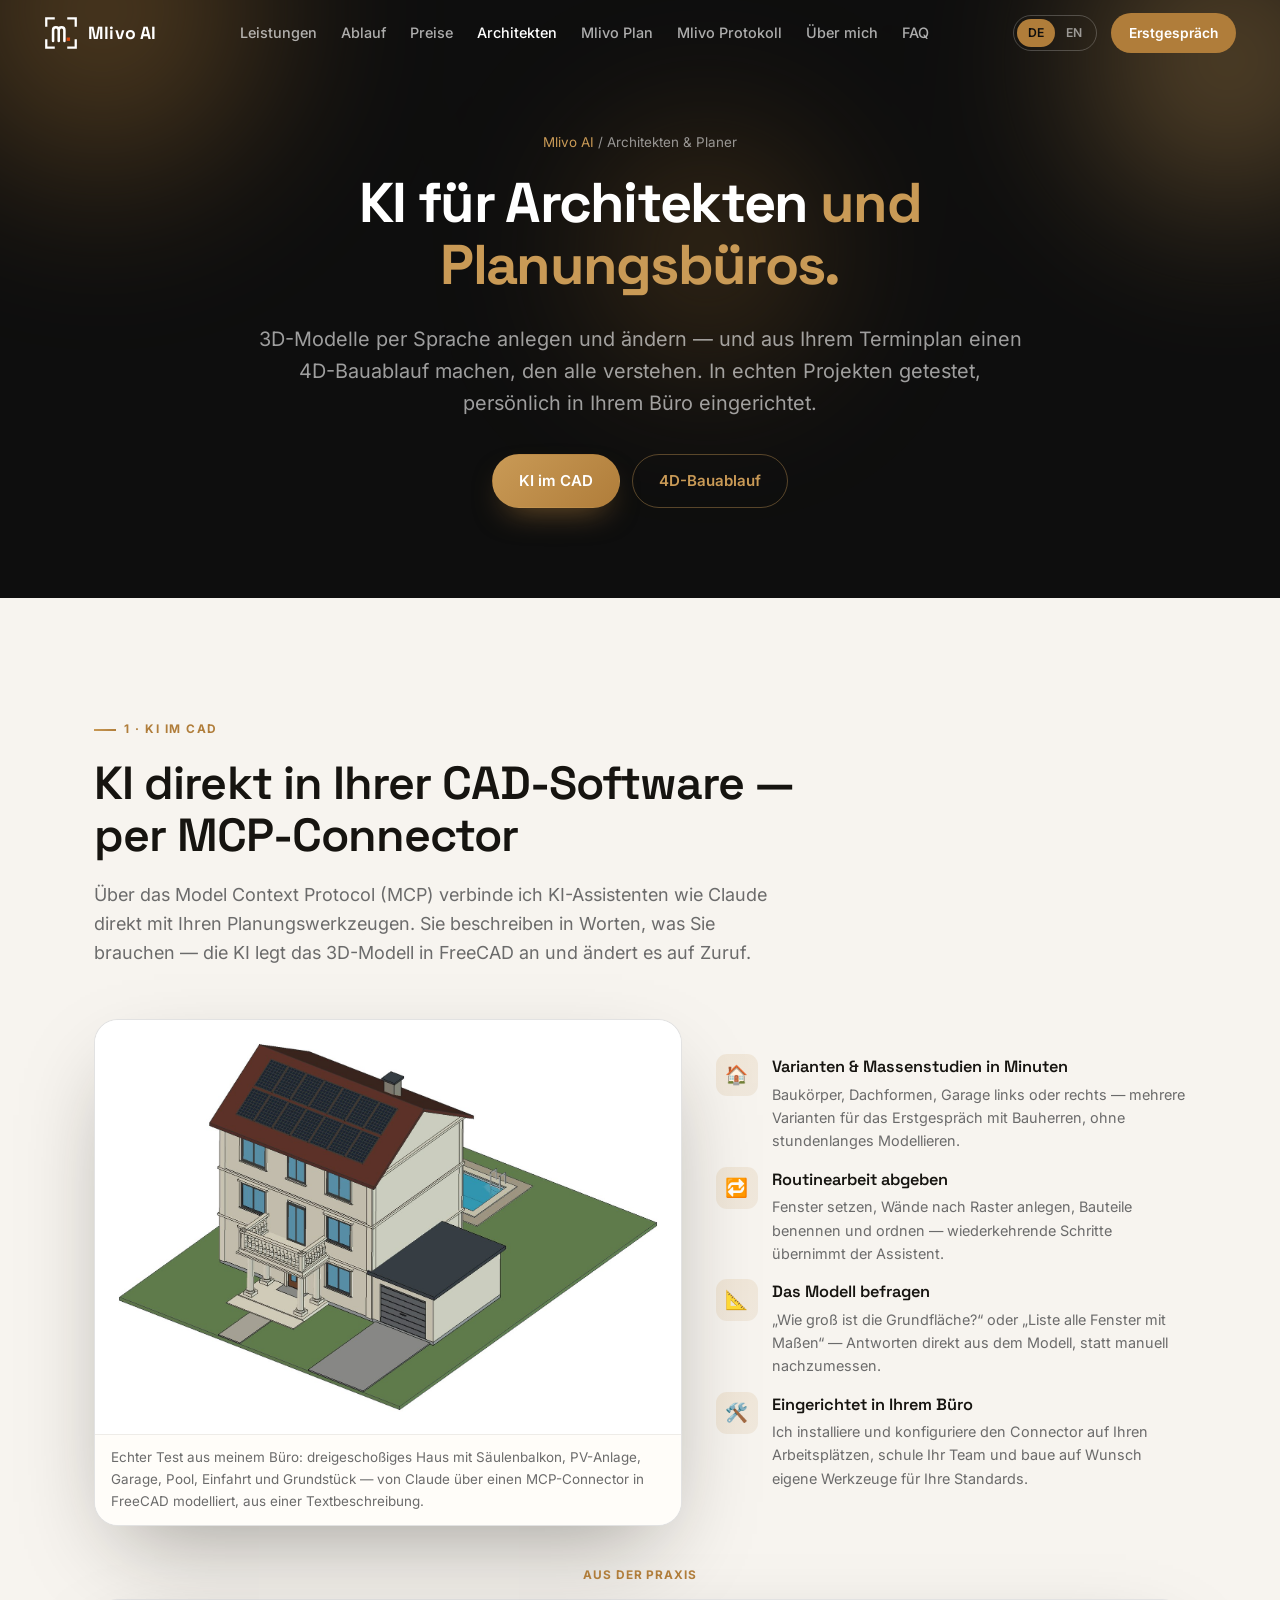
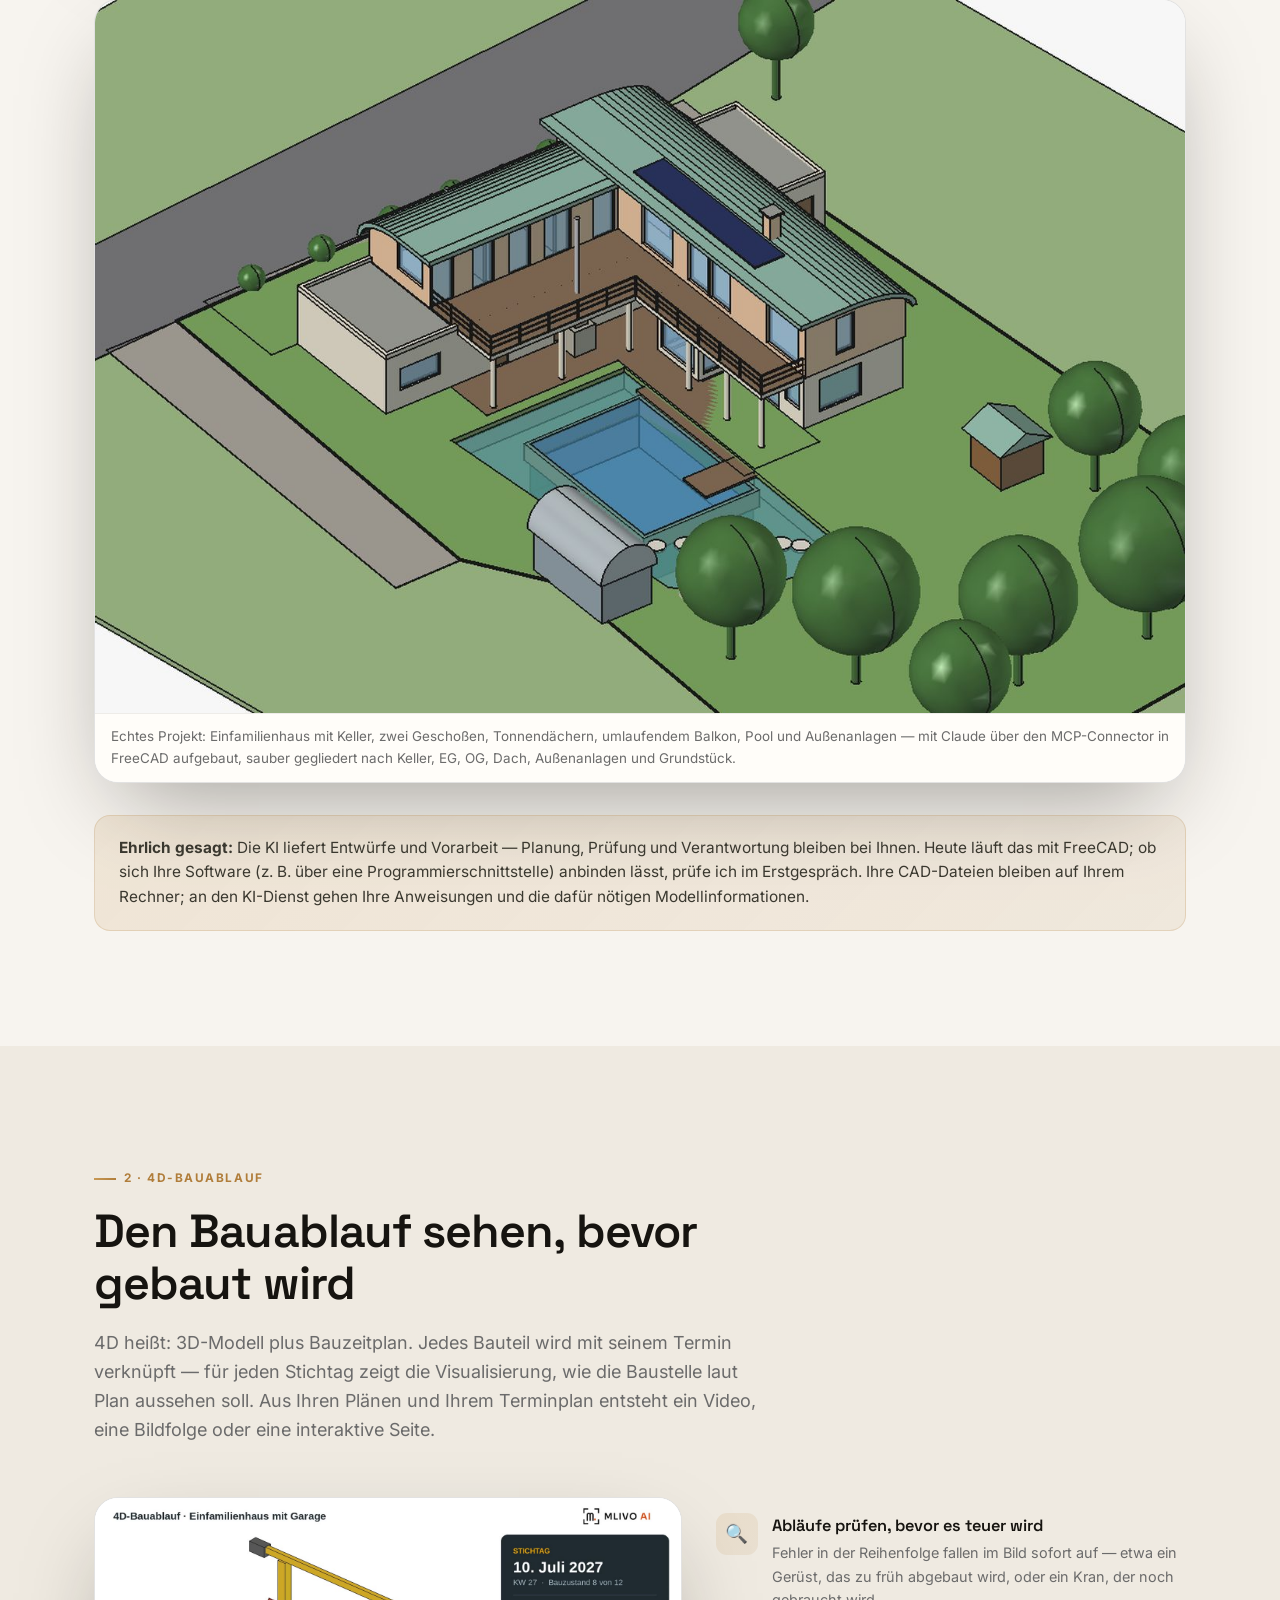
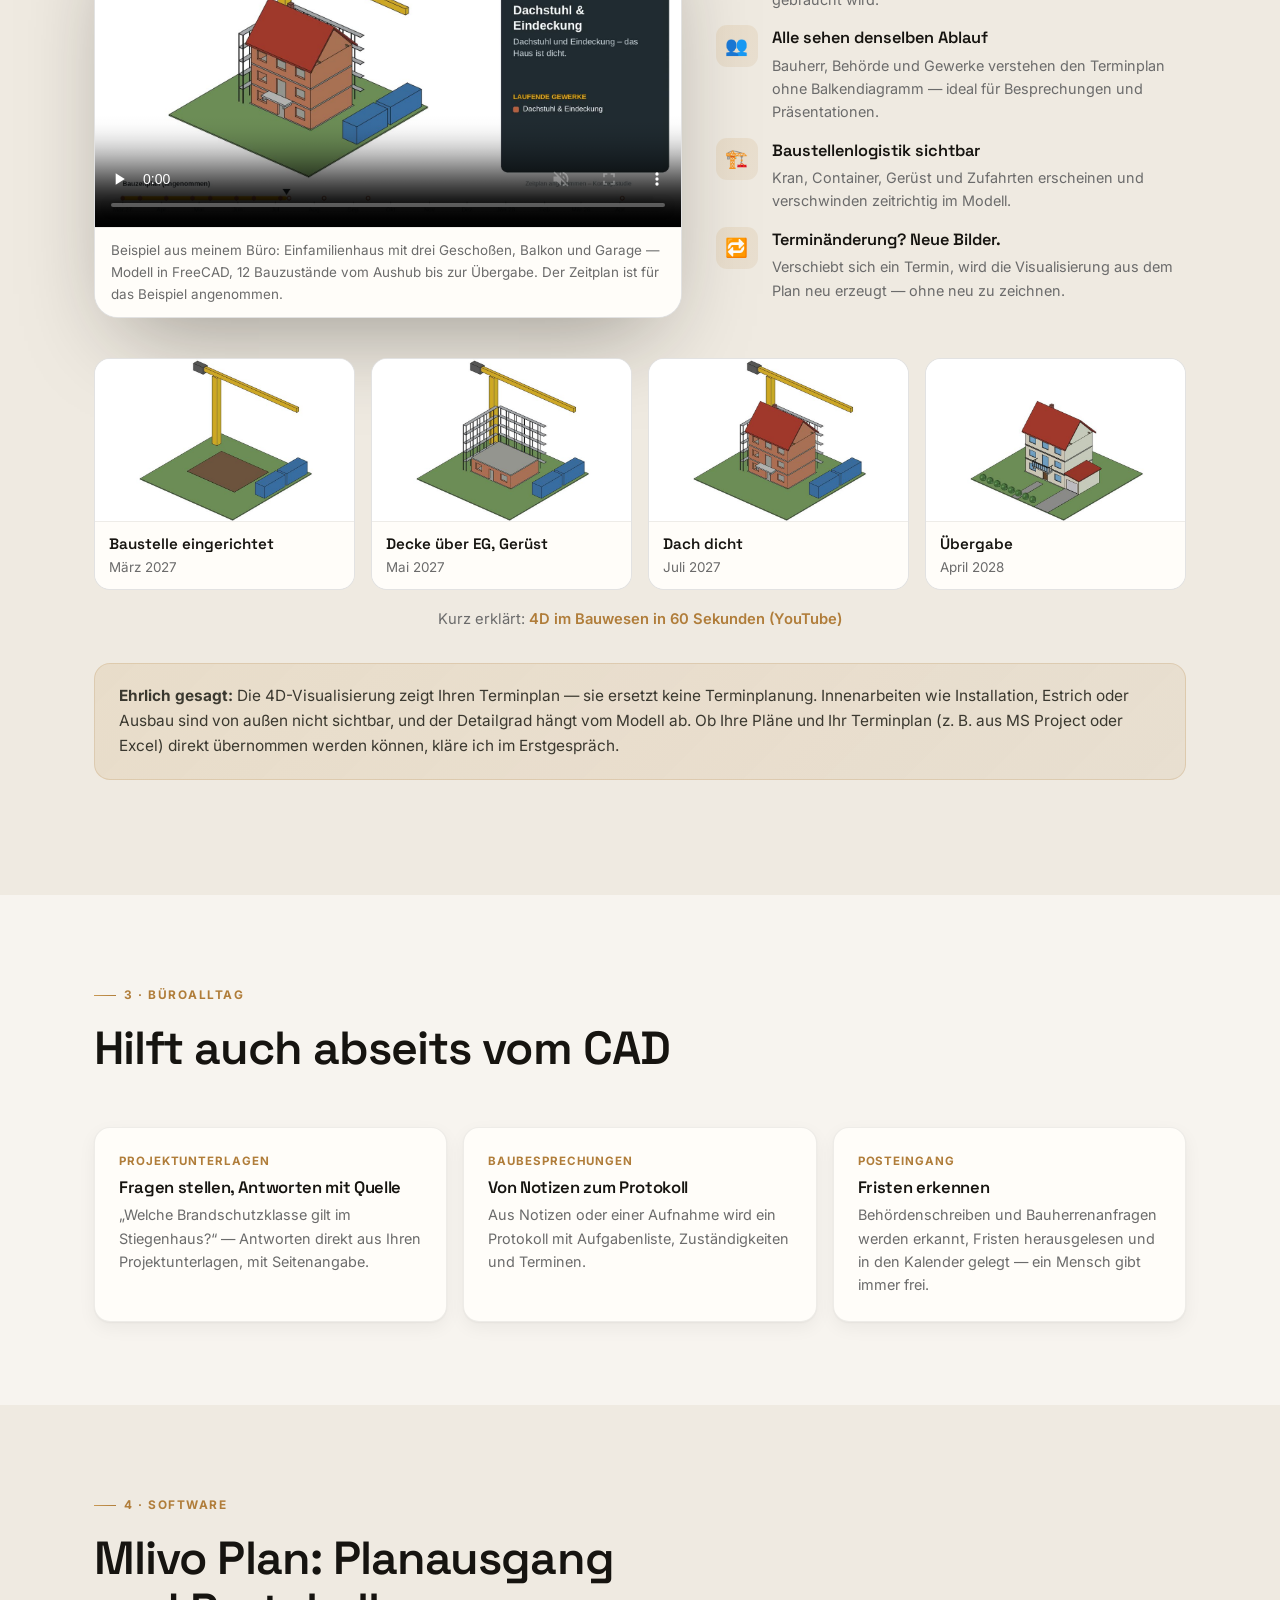
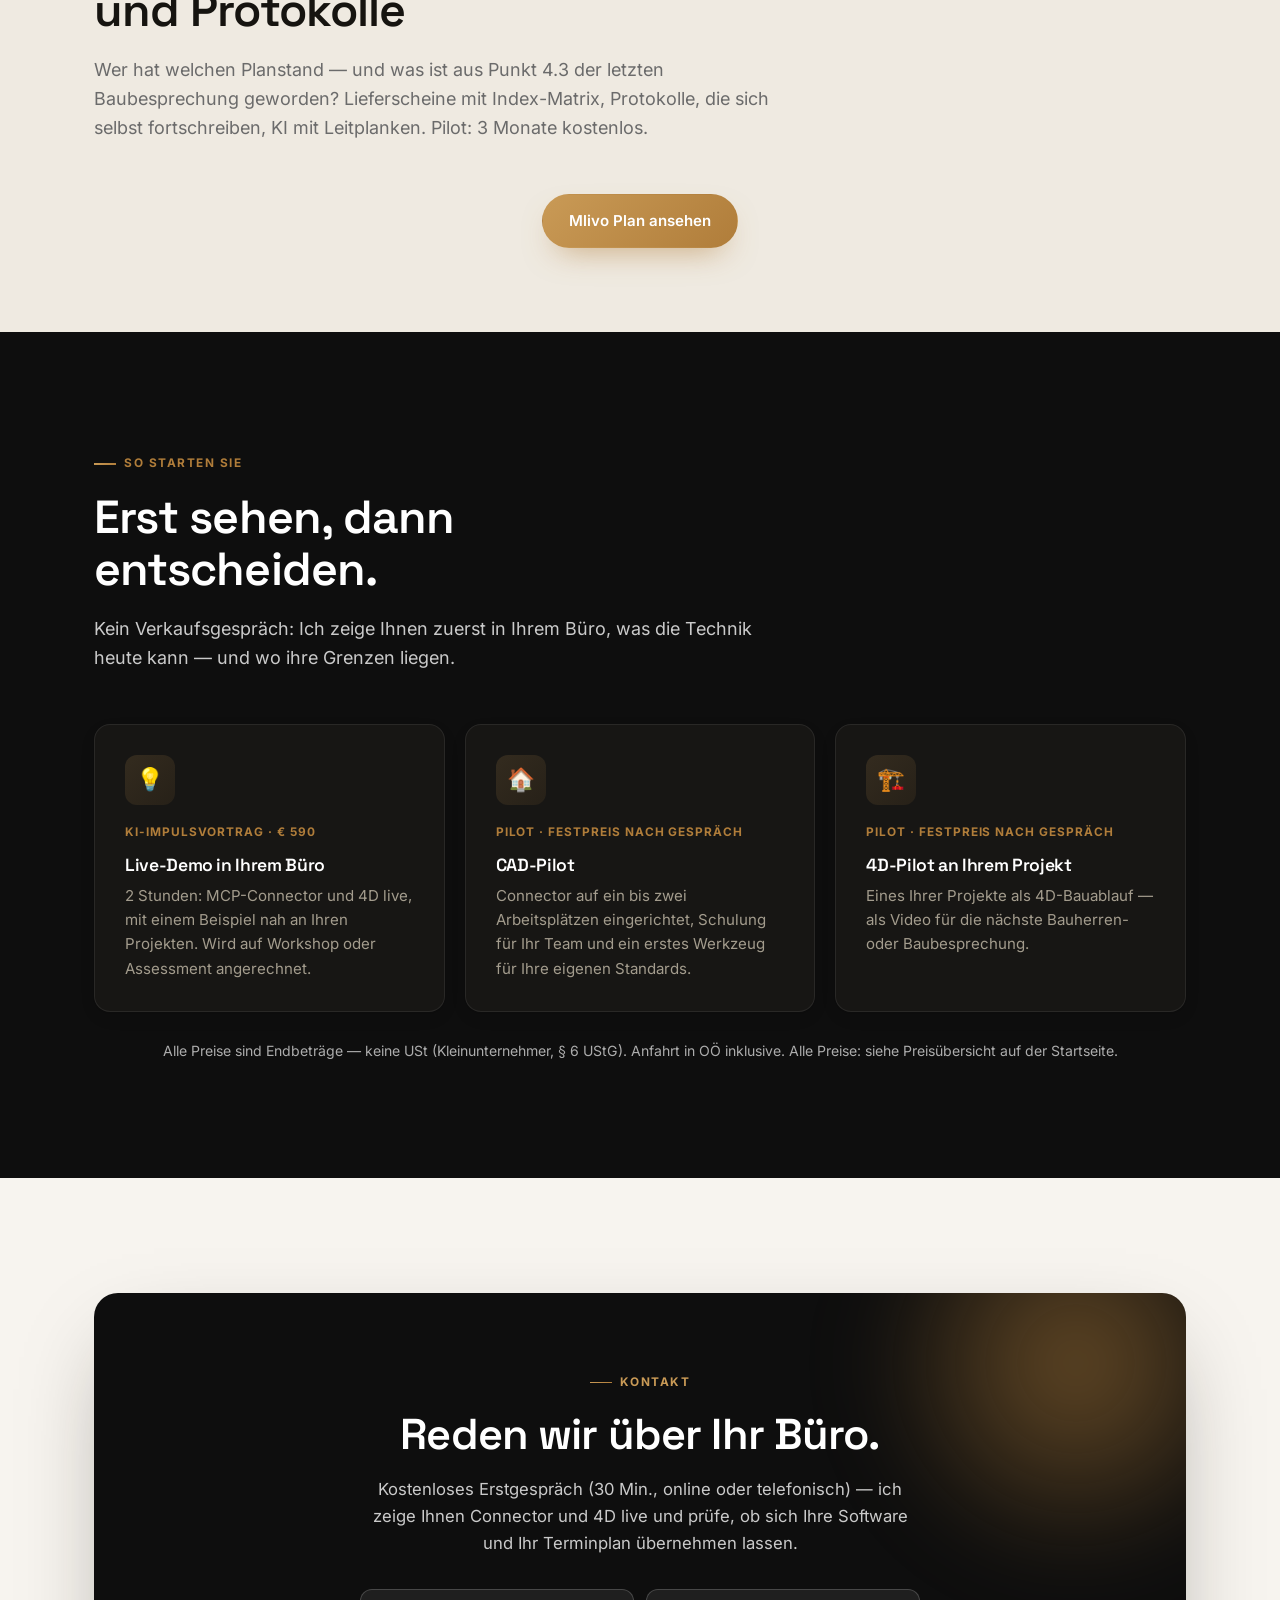
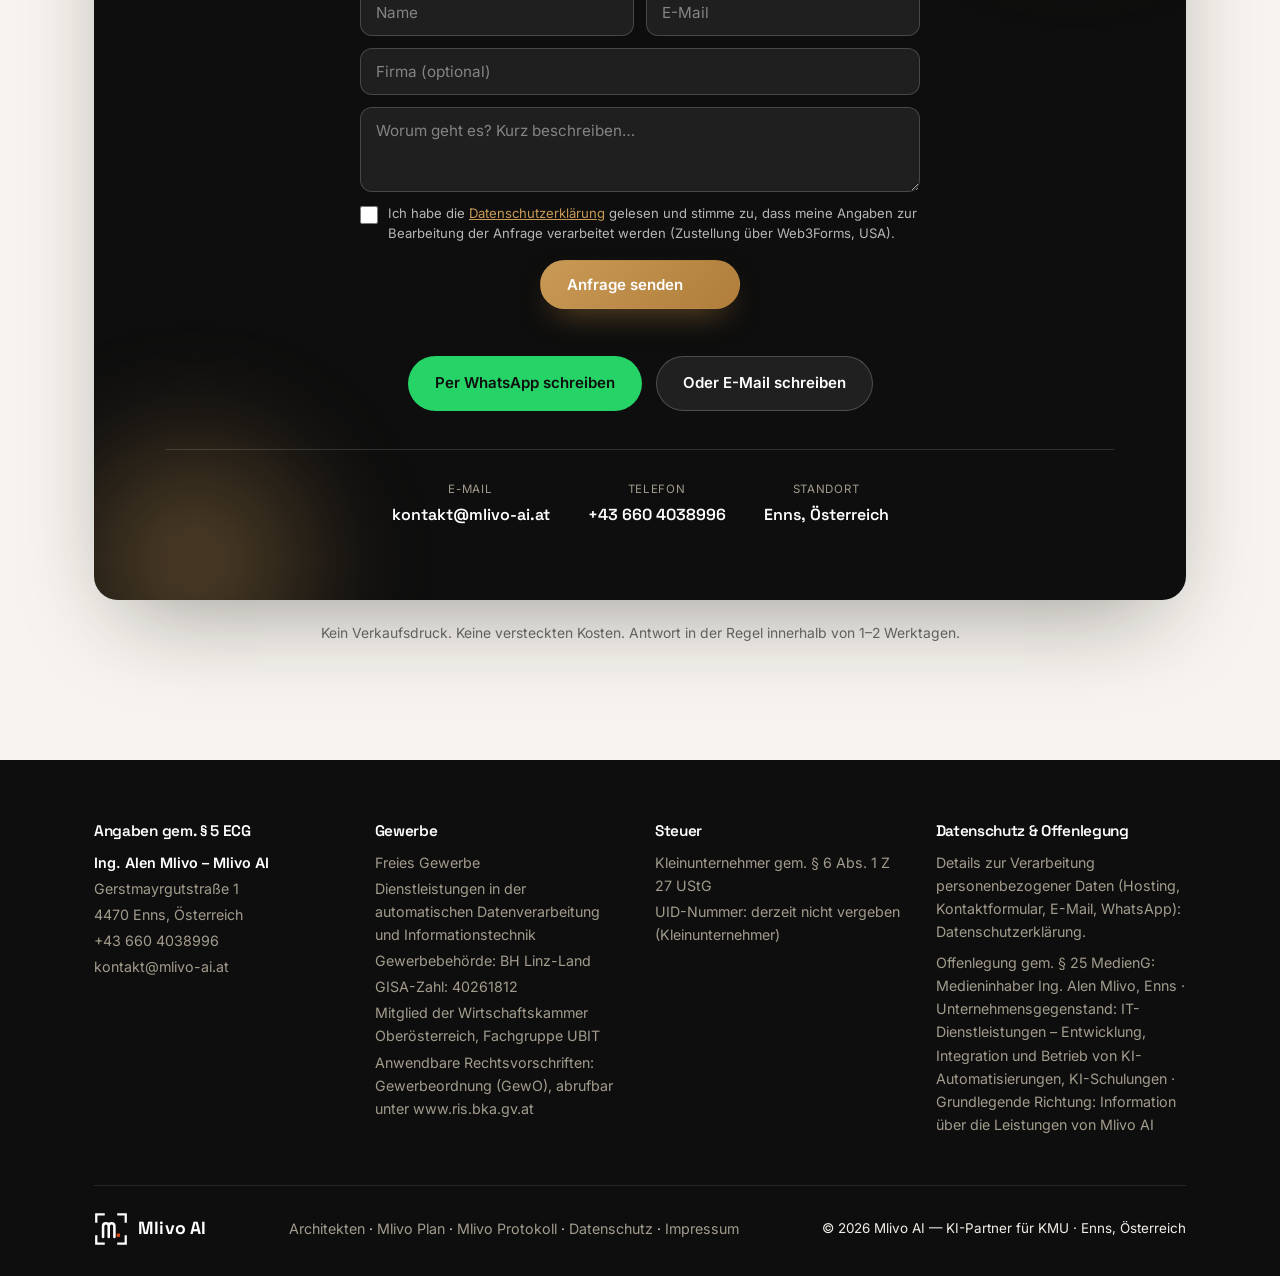
<file: architekten/index.html>
<!DOCTYPE html>
<html lang="de" data-en-lang="en">
<head>
<meta charset="UTF-8" />
<meta name="viewport" content="width=device-width, initial-scale=1.0" />
<title data-en="AI for architects &amp; planners – CAD via MCP and 4D schedules | Mlivo AI">KI für Architekten &amp; Planer – CAD per MCP und 4D-Bauablauf | Mlivo AI</title>
<meta name="description" content="KI für Architektur- und Planungsbüros in Oberösterreich: 3D-Modelle per Sprache in FreeCAD über MCP-Connector und 4D-Bauablauf-Visualisierung aus Plan und Terminplan. Pilotprojekte von Mlivo AI, Enns." data-en-content="AI for architecture and planning offices in Upper Austria: 3D models by voice in FreeCAD via MCP connector and 4D construction-schedule visualisation from drawings and schedule. Pilot projects by Mlivo AI, Enns." />
<meta name="theme-color" content="#0E0E0E" />
<meta name="robots" content="index,follow" />
<link rel="canonical" href="https://mlivo-ai.at/architekten/" data-en-href="https://mlivo-ai.at/en/architects/" />
<link rel="alternate" hreflang="de" href="https://mlivo-ai.at/architekten/" />
<link rel="alternate" hreflang="en" href="https://mlivo-ai.at/en/architects/" />
<link rel="alternate" hreflang="x-default" href="https://mlivo-ai.at/architekten/" />
<meta property="og:type" content="website" />
<meta property="og:site_name" content="Mlivo AI" />
<meta property="og:locale" content="de_AT" data-en-content="en_US" />
<meta property="og:url" content="https://mlivo-ai.at/architekten/" data-en-content="https://mlivo-ai.at/en/architects/" />
<meta property="og:title" content="KI für Architekten &amp; Planer | Mlivo AI" data-en-content="AI for architects &amp; planners | Mlivo AI" />
<meta property="og:description" content="3D-Modelle per Sprache in FreeCAD und 4D-Bauablauf aus Plan und Terminplan – Pilotprojekte aus Enns." data-en-content="3D models by voice in FreeCAD and 4D construction schedules from drawings and schedule – pilot projects from Enns." />
<meta property="og:image" content="https://mlivo-ai.at/freecad-villa-pv.jpg" />
<meta property="og:image:alt" content="Per KI in FreeCAD erstelltes Hausmodell" data-en-content="House model created by AI in FreeCAD" />
<meta name="twitter:card" content="summary_large_image" />
<link rel="icon" href="/favicon.svg" type="image/svg+xml" />
<link rel="preload" href="/fonts/inter-latin.woff2" as="font" type="font/woff2" crossorigin>
<link rel="preload" href="/fonts/space-grotesk-latin.woff2" as="font" type="font/woff2" crossorigin>
<link rel="stylesheet" href="/assets/site.css?v=20261126c" />
<script>document.documentElement.classList.add('js')</script>
<!--ld:start--><script type="application/ld+json">
{
  "@context": "https://schema.org",
  "@graph": [
    {
      "@type": "ProfessionalService",
      "@id": "https://mlivo-ai.at/#business",
      "name": "Mlivo AI",
      "url": "https://mlivo-ai.at/",
      "telephone": "+436604038996",
      "email": "kontakt@mlivo-ai.at",
      "image": "https://mlivo-ai.at/stadtturm-enns.jpg",
      "logo": "https://mlivo-ai.at/favicon.svg",
      "priceRange": "€ 590 – € 7.090",
      "address": {
        "@type": "PostalAddress",
        "streetAddress": "Gerstmayrgutstraße 1",
        "postalCode": "4470",
        "addressLocality": "Enns",
        "addressRegion": "Oberösterreich",
        "addressCountry": "AT"
      },
      "areaServed": [
        "Linz",
        "Linz-Land",
        "Enns",
        "Oberösterreich"
      ],
      "founder": {
        "@type": "Person",
        "name": "Alen Mlivo",
        "honorificPrefix": "Ing."
      },
      "description": "KI-Partner für kleine und mittlere Betriebe im Raum Linz und Enns: KI-Workshops, KI-Assessment, Begleitung bei der Umsetzung, KI-Agenten sowie KI für Architekten (CAD per MCP, 4D-Bauablauf).",
      "knowsAbout": [
        "KI-Schulung",
        "KI-Assessment",
        "KI-Agenten",
        "Automatisierung",
        "n8n",
        "Make.com",
        "MCP-Connectoren",
        "FreeCAD",
        "KI für Architekten",
        "4D-Bauablaufvisualisierung"
      ]
    },
    {
      "@type": "Service",
      "name": "KI für Architekten & Planer",
      "provider": {
        "@id": "https://mlivo-ai.at/#business"
      },
      "areaServed": "Oberösterreich",
      "serviceType": [
        "MCP-Connector für FreeCAD",
        "4D-Bauablaufvisualisierung"
      ]
    }
  ]
}
</script><!--ld:end-->
</head>
<body>
<a class="skip" href="#main" data-en="Skip to content">Zum Inhalt springen</a>
<div class="progress" id="progress"></div>

<header class="nav" id="nav">
  <div class="nav-inner">
    <a href="/" data-en-href="/en/" class="brand" aria-label="Mlivo AI – Startseite" data-en-aria="Mlivo AI – home"><svg class="mark" viewBox="0 0 120 120" aria-hidden="true" focusable="false"><path d="M8 34 V8 H34 M86 8 H112 V34 M112 86 V112 H86 M34 112 H8 V86" fill="none" stroke="currentColor" stroke-width="8" stroke-linecap="square"/><path d="M32 88 V50 Q32 40 42 40 Q52 40 52 50 V88 M52 50 Q52 40 62 40 Q72 40 72 50 V88" fill="none" stroke="currentColor" stroke-width="9" stroke-linecap="round" stroke-linejoin="round"/><rect x="80" y="76" width="12" height="12" fill="#D9480F"/></svg>Mlivo AI</a>
    <nav class="nav-links" id="navLinks">
      <a href="/#leistungen" data-en-href="/en/#leistungen" data-en="Services">Leistungen</a>
      <a href="/#ablauf" data-en-href="/en/#ablauf" data-en="How it works">Ablauf</a>
      <a href="/#preise" data-en-href="/en/#preise" data-en="Prices">Preise</a>
      <a href="/architekten/" data-en-href="/en/architects/" class="cur" data-en="Architects">Architekten</a>
      <a href="/plan/" data-en-href="/en/plan/">Mlivo Plan</a>
      <a href="/protokoll/" data-en-href="/en/protocol/">Mlivo Protokoll</a>
      <a href="/#about" data-en-href="/en/#about" data-en="About me">Über mich</a>
      <a href="/#faq" data-en-href="/en/#faq" data-en="FAQ">FAQ</a>
    </nav>
    <div class="nav-right">
      <div class="lang-toggle" role="group" aria-label="Sprache" data-en-aria="Language">
        <a class="btn-lang active" href="/architekten/" data-en-class="btn-lang" hreflang="de" lang="de">DE</a>
        <a class="btn-lang" href="/en/architects/" data-en-class="btn-lang active" hreflang="en" lang="en">EN</a>
      </div>
      <a href="#contact" class="nav-cta" data-en="Free intro call">Erstgespräch</a>
      <button class="burger" id="burger" aria-expanded="false" aria-controls="navLinks" aria-label="Menü" data-en-aria="Menu"><span></span><span></span><span></span></button>
    </div>
  </div>
</header>

<main id="top">
<div id="main" tabindex="-1"></div>

<!-- HERO -->
<section class="hero sub">
  <div class="mesh"><span class="blob b1"></span><span class="blob b2"></span><span class="blob b3"></span></div>
  <div class="wrap hero-inner">
    <div class="crumbs reveal"><a href="/" data-en-href="/en/">Mlivo AI</a> / <span data-en="Architects &amp; planners">Architekten &amp; Planer</span></div>
    <h1 class="reveal d1"><span data-en="AI for architects">KI für Architekten</span> <span class="grad" data-en="and planning offices.">und Planungsbüros.</span></h1>
    <p class="sub reveal d2" data-en="Create and change 3D models by voice — and turn your schedule into a 4D construction sequence that everyone understands. Tested in real projects, set up personally in your office.">3D-Modelle per Sprache anlegen und ändern — und aus Ihrem Terminplan einen 4D-Bauablauf machen, den alle verstehen. In echten Projekten getestet, persönlich in Ihrem Büro eingerichtet.</p>
    <div class="jump reveal d3">
      <a href="#mcp" class="btn btn-primary" data-en="AI in CAD">KI im CAD</a>
      <a href="#vierd" class="btn btn-outline-gold" data-en="4D construction schedule">4D-Bauablauf</a>
    </div>
  </div>
</section>

<!-- CAD / MCP FOR ARCHITECTS -->
<section class="section" id="mcp">
  <div class="wrap">
    <div class="head-block reveal">
      <span class="eyebrow" data-en="1 · AI in CAD">1 · KI im CAD</span>
      <h2 class="h-sec" style="max-width:24ch" data-en="AI right inside your CAD software — via MCP connector">KI direkt in Ihrer CAD-Software — per MCP-Connector</h2>
      <p class="lead" data-en="Using the Model Context Protocol (MCP), I connect AI assistants such as Claude directly to your design tools. You describe what you need in plain words — the AI creates the 3D model in FreeCAD and changes it on request.">Über das Model Context Protocol (MCP) verbinde ich KI-Assistenten wie Claude direkt mit Ihren Planungswerkzeugen. Sie beschreiben in Worten, was Sie brauchen — die KI legt das 3D-Modell in FreeCAD an und ändert es auf Zuruf.</p>
    </div>
    <div class="cad-grid">
      <figure class="cad-shot reveal">
        <a href="/freecad-villa-pv.jpg" target="_blank" rel="noopener"><img src="/freecad-villa-pv.jpg" alt="FreeCAD-Modell eines dreigeschoßigen Hauses mit Säulenbalkon, PV-Anlage, Garage und Pool, per KI über einen MCP-Connector erstellt" data-en-alt="FreeCAD model of a three-storey house with columned balcony, solar panels, garage and pool, created by AI via an MCP connector" width="1600" height="1133" loading="lazy" decoding="async"/></a>
        <figcaption data-en="A real test from my office: a three-storey house with columned balcony, solar panels, garage, pool, driveway and plot — modelled by Claude in FreeCAD via an MCP connector, from a text description.">Echter Test aus meinem Büro: dreigeschoßiges Haus mit Säulenbalkon, PV-Anlage, Garage, Pool, Einfahrt und Grundstück — von Claude über einen MCP-Connector in FreeCAD modelliert, aus einer Textbeschreibung.</figcaption>
      </figure>
      <div class="reveal d1">
        <div class="cad-pts">
          <div class="pt"><div class="ic">🏠</div><div><h5 data-en="Variants &amp; massing studies in minutes">Varianten &amp; Massenstudien in Minuten</h5><p data-en="Building volumes, roof shapes, garage left or right — several variants for the first client meeting, without hours of modelling.">Baukörper, Dachformen, Garage links oder rechts — mehrere Varianten für das Erstgespräch mit Bauherren, ohne stundenlanges Modellieren.</p></div></div>
          <div class="pt"><div class="ic">🔁</div><div><h5 data-en="Hand off routine work">Routinearbeit abgeben</h5><p data-en="Placing windows, laying out walls on a grid, naming and organising parts — the assistant takes over the repetitive steps.">Fenster setzen, Wände nach Raster anlegen, Bauteile benennen und ordnen — wiederkehrende Schritte übernimmt der Assistent.</p></div></div>
          <div class="pt"><div class="ic">📐</div><div><h5 data-en="Ask your model">Das Modell befragen</h5><p data-en="“What is the footprint?” or “List all windows with dimensions” — answers straight from the model instead of measuring by hand.">„Wie groß ist die Grundfläche?“ oder „Liste alle Fenster mit Maßen“ — Antworten direkt aus dem Modell, statt manuell nachzumessen.</p></div></div>
          <div class="pt"><div class="ic">🛠&#xFE0F;</div><div><h5 data-en="Set up in your office">Eingerichtet in Ihrem Büro</h5><p data-en="I install and configure the connector on your workstations, train your team and, on request, build custom tools for your standards.">Ich installiere und konfiguriere den Connector auf Ihren Arbeitsplätzen, schule Ihr Team und baue auf Wunsch eigene Werkzeuge für Ihre Standards.</p></div></div>
        </div>
      </div>
    </div>
    <div class="cad-real reveal">
      <div class="tagline" data-en="From a real project">Aus der Praxis</div>
      <figure class="cad-shot">
        <a href="/projekt-einfamilienhaus.jpg" target="_blank" rel="noopener"><img src="/projekt-einfamilienhaus.jpg" alt="3D-Modell eines Einfamilienhauses mit Pool und Garten, per KI über MCP in FreeCAD erstellt" data-en-alt="3D model of a detached house with pool and garden, created by AI via MCP in FreeCAD" width="1400" height="916" loading="lazy" decoding="async"/></a>
        <figcaption data-en="Real project: a detached house with basement, two storeys, barrel roofs, wraparound balcony, pool and landscaping — built with Claude in FreeCAD via the MCP connector, neatly structured into basement, ground floor, upper floor, roof, outdoor areas and plot.">Echtes Projekt: Einfamilienhaus mit Keller, zwei Geschoßen, Tonnendächern, umlaufendem Balkon, Pool und Außenanlagen — mit Claude über den MCP-Connector in FreeCAD aufgebaut, sauber gegliedert nach Keller, EG, OG, Dach, Außenanlagen und Grundstück.</figcaption>
      </figure>
    </div>
    <div class="note-band reveal" data-en-html="<b>To be clear:</b> the AI delivers drafts and groundwork — design, checking and responsibility stay with you. Today this runs with FreeCAD; whether your software can be connected (e.g. via an API) is something I check in the intro call. Your CAD files stay on your computer; your instructions and the model information needed for them are sent to the AI service."><b>Ehrlich gesagt:</b> Die KI liefert Entwürfe und Vorarbeit — Planung, Prüfung und Verantwortung bleiben bei Ihnen. Heute läuft das mit FreeCAD; ob sich Ihre Software (z. B. über eine Programmierschnittstelle) anbinden lässt, prüfe ich im Erstgespräch. Ihre CAD-Dateien bleiben auf Ihrem Rechner; an den KI-Dienst gehen Ihre Anweisungen und die dafür nötigen Modellinformationen.</div>

  </div>
</section>


<!-- 4D SCHEDULE VISUALISATION -->
<section class="section" id="vierd" style="background:var(--bg-soft)">
  <div class="wrap">
    <div class="head-block reveal">
      <span class="eyebrow" data-en="2 · 4D construction schedule">2 · 4D-Bauablauf</span>
      <h2 class="h-sec" style="max-width:24ch" data-en="See the construction sequence before it is built">Den Bauablauf sehen, bevor gebaut wird</h2>
      <p class="lead" data-en="4D means: 3D model plus construction schedule. Every component is linked to its date — for any given day the visualisation shows what the site should look like according to plan. Your drawings and schedule become a video, an image sequence or an interactive page.">4D heißt: 3D-Modell plus Bauzeitplan. Jedes Bauteil wird mit seinem Termin verknüpft — für jeden Stichtag zeigt die Visualisierung, wie die Baustelle laut Plan aussehen soll. Aus Ihren Plänen und Ihrem Terminplan entsteht ein Video, eine Bildfolge oder eine interaktive Seite.</p>
    </div>
    <div class="vd-grid">
      <figure class="cad-shot vd-video reveal">
        <video controls muted playsinline preload="none" poster="/4d/4d-bauablauf-poster.jpg" width="1600" height="900" aria-label="4D-Bauablauf eines Einfamilienhauses mit Garage als Video" data-en-aria="Video of the 4D construction sequence of a detached house with garage"><source src="/4d/4d-bauablauf.mp4" type="video/mp4"/></video>
        <figcaption data-en="Example from my office: a three-storey house with balcony and garage — modelled in FreeCAD, 12 construction stages from excavation to handover. The schedule is assumed for this example.">Beispiel aus meinem Büro: Einfamilienhaus mit drei Geschoßen, Balkon und Garage — Modell in FreeCAD, 12 Bauzustände vom Aushub bis zur Übergabe. Der Zeitplan ist für das Beispiel angenommen.</figcaption>
      </figure>
      <div class="reveal d1">
        <div class="cad-pts">
          <div class="pt"><div class="ic">🔍</div><div><h5 data-en="Check the sequence before it gets expensive">Abläufe prüfen, bevor es teuer wird</h5><p data-en="Sequencing errors are obvious in the picture — scaffolding removed too early, or a crane that is still needed.">Fehler in der Reihenfolge fallen im Bild sofort auf — etwa ein Gerüst, das zu früh abgebaut wird, oder ein Kran, der noch gebraucht wird.</p></div></div>
          <div class="pt"><div class="ic">👥</div><div><h5 data-en="Everyone sees the same sequence">Alle sehen denselben Ablauf</h5><p data-en="Clients, authorities and trades understand the schedule without a Gantt chart — ideal for meetings and presentations.">Bauherr, Behörde und Gewerke verstehen den Terminplan ohne Balkendiagramm — ideal für Besprechungen und Präsentationen.</p></div></div>
          <div class="pt"><div class="ic">🏗&#xFE0F;</div><div><h5 data-en="Site logistics made visible">Baustellenlogistik sichtbar</h5><p data-en="Crane, containers, scaffolding and access routes appear and disappear at the right time in the model.">Kran, Container, Gerüst und Zufahrten erscheinen und verschwinden zeitrichtig im Modell.</p></div></div>
          <div class="pt"><div class="ic">🔁</div><div><h5 data-en="Schedule change? New images.">Terminänderung? Neue Bilder.</h5><p data-en="If a date moves, the visualisation is regenerated from the schedule — no redrawing.">Verschiebt sich ein Termin, wird die Visualisierung aus dem Plan neu erzeugt — ohne neu zu zeichnen.</p></div></div>
        </div>
      </div>
    </div>
    <div class="vd-strip">
      <figure class="reveal d1"><img src="/4d/4d-phase-00.jpg" alt="Baustelle eingerichtet – März 2027" data-en-alt="Site set up – March 2027" width="800" height="500" loading="lazy" decoding="async"/><figcaption><b data-en="Site set up">Baustelle eingerichtet</b><span data-en="March 2027">März 2027</span></figcaption></figure>
      <figure class="reveal d2"><img src="/4d/4d-phase-03.jpg" alt="Decke über EG, Gerüst – Mai 2027" data-en-alt="Ground-floor slab, scaffolding – May 2027" width="800" height="500" loading="lazy" decoding="async"/><figcaption><b data-en="Ground-floor slab, scaffolding">Decke über EG, Gerüst</b><span data-en="May 2027">Mai 2027</span></figcaption></figure>
      <figure class="reveal d3"><img src="/4d/4d-phase-07.jpg" alt="Dach dicht – Juli 2027" data-en-alt="Roof closed – July 2027" width="800" height="500" loading="lazy" decoding="async"/><figcaption><b data-en="Roof closed">Dach dicht</b><span data-en="July 2027">Juli 2027</span></figcaption></figure>
      <figure class="reveal d1"><img src="/4d/4d-phase-11.jpg" alt="Übergabe – April 2028" data-en-alt="Handover – April 2028" width="800" height="500" loading="lazy" decoding="async"/><figcaption><b data-en="Handover">Übergabe</b><span data-en="April 2028">April 2028</span></figcaption></figure>
    </div>
    <p class="vd-yt reveal" data-en-html="In short: <a href='https://youtu.be/z__8b47FMB8' target='_blank' rel='noopener'>4D in construction in 60 seconds (YouTube, German)</a>">Kurz erklärt: <a href="https://youtu.be/z__8b47FMB8" target="_blank" rel="noopener">4D im Bauwesen in 60 Sekunden (YouTube)</a></p>
    <div class="note-band reveal" data-en-html="<b>To be clear:</b> the 4D visualisation shows your schedule — it does not replace scheduling. Interior work such as installation, screed or fit-out is not visible from outside, and the level of detail depends on the model. Whether your drawings and schedule (e.g. from MS Project or Excel) can be used directly is something I check in the intro call."><b>Ehrlich gesagt:</b> Die 4D-Visualisierung zeigt Ihren Terminplan — sie ersetzt keine Terminplanung. Innenarbeiten wie Installation, Estrich oder Ausbau sind von außen nicht sichtbar, und der Detailgrad hängt vom Modell ab. Ob Ihre Pläne und Ihr Terminplan (z. B. aus MS Project oder Excel) direkt übernommen werden können, kläre ich im Erstgespräch.</div>

  </div>
</section>


<!-- BÜROALLTAG -->
<section class="section tight" id="buero">
  <div class="wrap">
    <div class="head-block reveal">
      <span class="eyebrow" data-en="3 · Everyday office work">3 · Büroalltag</span>
      <h2 class="h-sec" data-en="Also helps beyond CAD">Hilft auch abseits vom CAD</h2>
    </div>
    <div class="ex-grid">
      <div class="ex reveal"><div class="who" data-en="Project documents">Projektunterlagen</div><h4 data-en="Ask questions, get sourced answers">Fragen stellen, Antworten mit Quelle</h4><p data-en="“Which fire-protection class applies to the stairwell?” — answers directly from your project documents, with the page reference.">„Welche Brandschutzklasse gilt im Stiegenhaus?“ — Antworten direkt aus Ihren Projektunterlagen, mit Seitenangabe.</p></div>
      <div class="ex reveal d1"><div class="who" data-en="Site meetings">Baubesprechungen</div><h4 data-en="From notes to minutes">Von Notizen zum Protokoll</h4><p data-en="Notes or a recording become structured minutes with a task list, responsibilities and deadlines.">Aus Notizen oder einer Aufnahme wird ein Protokoll mit Aufgabenliste, Zuständigkeiten und Terminen.</p></div>
      <div class="ex reveal d2"><div class="who" data-en="Inbox">Posteingang</div><h4 data-en="Spot deadlines">Fristen erkennen</h4><p data-en="Letters from authorities and requests from clients are recognised, deadlines extracted and put in the calendar — a person always approves.">Behördenschreiben und Bauherrenanfragen werden erkannt, Fristen herausgelesen und in den Kalender gelegt — ein Mensch gibt immer frei.</p></div>
    </div>
  </div>
</section>

<!-- MLIVO PLAN -->
<section class="section tight" id="mlivo-plan" style="background:var(--bg-soft)">
  <div class="wrap">
    <div class="head-block reveal">
      <span class="eyebrow" data-en="4 · Software">4 · Software</span>
      <h2 class="h-sec" data-en="Mlivo Plan: drawing issue and minutes">Mlivo Plan: Planausgang und Protokolle</h2>
      <p class="lead" data-en="Who has which drawing revision — and what happened to item 4.3 of the last site meeting? Transmittals with a revision matrix, minutes that carry themselves forward, AI with guard rails. Pilot: 3 months free.">Wer hat welchen Planstand — und was ist aus Punkt 4.3 der letzten Baubesprechung geworden? Lieferscheine mit Index-Matrix, Protokolle, die sich selbst fortschreiben, KI mit Leitplanken. Pilot: 3 Monate kostenlos.</p>
    </div>
    <div class="center-cta reveal"><a href="/plan/" data-en-href="/en/plan/" class="btn btn-primary" data-en="Discover Mlivo Plan">Mlivo Plan ansehen</a></div>
  </div>
</section>

<!-- PILOT -->
<section class="section section-dark" id="pilot">
  <div class="wrap">
    <div class="head-block reveal">
      <span class="eyebrow" data-en="How to start">So starten Sie</span>
      <h2 class="h-sec" data-en="First see it, then decide.">Erst sehen, dann entscheiden.</h2>
      <p class="lead" data-en="No sales pitch: I'll first show you in your office what the technology can do today — and where its limits are.">Kein Verkaufsgespräch: Ich zeige Ihnen zuerst in Ihrem Büro, was die Technik heute kann — und wo ihre Grenzen liegen.</p>
    </div>
    <div class="grid g3">
      <div class="card reveal"><div class="ico">💡</div><div class="tagline" data-en="AI talk · €&nbsp;590">KI-Impulsvortrag · €&nbsp;590</div><h4 data-en="Live demo in your office">Live-Demo in Ihrem Büro</h4><p data-en="2 hours: MCP connector and 4D live, with an example close to your projects. Credited towards a workshop or assessment.">2 Stunden: MCP-Connector und 4D live, mit einem Beispiel nah an Ihren Projekten. Wird auf Workshop oder Assessment angerechnet.</p></div>
      <div class="card reveal d1"><div class="ico">🏠</div><div class="tagline" data-en="Pilot · fixed price after conversation">Pilot · Festpreis nach Gespräch</div><h4 data-en="CAD pilot">CAD-Pilot</h4><p data-en="Connector set up on one or two workstations, training for your team and a first tool for your own standards.">Connector auf ein bis zwei Arbeitsplätzen eingerichtet, Schulung für Ihr Team und ein erstes Werkzeug für Ihre eigenen Standards.</p></div>
      <div class="card reveal d2"><div class="ico">🏗&#xFE0F;</div><div class="tagline" data-en="Pilot · fixed price after conversation">Pilot · Festpreis nach Gespräch</div><h4 data-en="4D pilot on your project">4D-Pilot an Ihrem Projekt</h4><p data-en="One of your projects as a 4D construction sequence — as a video for the next client or site meeting.">Eines Ihrer Projekte als 4D-Bauablauf — als Video für die nächste Bauherren- oder Baubesprechung.</p></div>
    </div>
    <p class="price-meta reveal" data-en="All prices are final amounts — no VAT (small business, § 6 UStG). Travel within Upper Austria included. All prices: see price overview on the home page.">Alle Preise sind Endbeträge — keine USt (Kleinunternehmer, § 6 UStG). Anfahrt in OÖ inklusive. Alle Preise: siehe Preisübersicht auf der Startseite.</p>
  </div>
</section>

<!-- KONTAKT -->
<section class="section" id="contact">
  <div class="wrap">
    <div class="contact-card reveal">
      <div class="glow"></div><div class="glow2"></div>
      <div class="inner">
        <span class="eyebrow center" style="color:var(--gold-lt)" data-en="Contact">Kontakt</span>
        <h2 data-en="Let's talk about your office.">Reden wir über Ihr Büro.</h2>
        <p data-en="Free intro call (30 min., online or by phone) — I'll show you the connector and 4D live and check whether your software and schedule can be used.">Kostenloses Erstgespräch (30 Min., online oder telefonisch) — ich zeige Ihnen Connector und 4D live und prüfe, ob sich Ihre Software und Ihr Terminplan übernehmen lassen.</p>
        <form id="leadForm" class="lead-form">
          <input type="hidden" name="access_key" value="fd4c4625-aea0-47f0-8748-b4852d9a4cf7">
          <input type="hidden" name="subject" value="Anfrage Architekten über mlivo-ai.at" data-en-value="Architects inquiry via mlivo-ai.at/en">
          <input type="checkbox" name="botcheck" class="lf-hp" tabindex="-1" autocomplete="off">
          <div class="lf-row">
            <input name="name" required placeholder="Name" data-en-ph="Name" aria-label="Name">
            <input name="email" type="email" required placeholder="E-Mail" data-en-ph="Email" aria-label="E-Mail" data-en-aria="Email">
          </div>
          <input name="firma" placeholder="Firma (optional)" data-en-ph="Company (optional)" aria-label="Firma" data-en-aria="Company">
          <textarea name="nachricht" rows="3" required placeholder="Worum geht es? Kurz beschreiben…" data-en-ph="What's it about? Briefly…" aria-label="Nachricht" data-en-aria="Message"></textarea>
          <label class="lf-consent"><input type="checkbox" name="datenschutz" value="zugestimmt" required><span data-en-html="I have read the &lt;a href='/datenschutz/'&gt;privacy policy&lt;/a&gt; and agree that my details are processed to handle my inquiry (delivered via Web3Forms, USA).">Ich habe die <a href="/datenschutz/">Datenschutzerklärung</a> gelesen und stimme zu, dass meine Angaben zur Bearbeitung der Anfrage verarbeitet werden (Zustellung über Web3Forms, USA).</span></label>
          <button type="submit" class="btn btn-primary" data-en="Send inquiry">Anfrage senden</button>
          <div class="lf-status" id="lfStatus" role="status"></div>
        </form>
        <div class="contact-cta" style="margin-top:18px">
          <a href="https://wa.me/436604038996" class="btn btn-wa" target="_blank" rel="noopener" data-en="Message on WhatsApp">Per WhatsApp schreiben</a>
          <a href="mailto:kontakt@mlivo-ai.at" class="btn btn-dark" data-en="Or write an email">Oder E-Mail schreiben</a>
        </div>
        <div class="contact-meta">
          <div class="m"><div class="l" data-en="Email">E-Mail</div><div class="v"><a href="mailto:kontakt@mlivo-ai.at">kontakt@mlivo-ai.at</a></div></div>
          <div class="m"><div class="l" data-en="Phone">Telefon</div><div class="v"><a href="tel:+436604038996">+43 660 4038996</a></div></div>
          <div class="m"><div class="l" data-en="Location">Standort</div><div class="v" data-en="Enns, Austria">Enns, Österreich</div></div>
        </div>
      </div>
    </div>
    <p class="fineprint" data-en="No sales pressure. No hidden costs. I usually reply within 1–2 business days.">Kein Verkaufsdruck. Keine versteckten Kosten. Antwort in der Regel innerhalb von 1–2 Werktagen.</p>
  </div>
</section>

</main>

<!--footer:start-->
<footer id="impressum">
  <div class="wrap">
    <div class="grid imp-grid">
      <div>
        <h4 data-en="Information per § 5 ECG">Angaben gem. § 5 ECG</h4>
        <p style="color:#fff;font-weight:600">Ing. Alen Mlivo – Mlivo AI</p>
        <p>Gerstmayrgutstraße 1</p>
        <p data-en="4470 Enns, Austria">4470 Enns, Österreich</p>
        <p><a href="tel:+436604038996">+43 660 4038996</a></p>
        <p><a href="mailto:kontakt@mlivo-ai.at">kontakt@mlivo-ai.at</a></p>
      </div>
      <div>
        <h4 data-en="Business">Gewerbe</h4>
        <p data-en="Free trade (Freies Gewerbe)">Freies Gewerbe</p>
        <p data-en="IT services and data processing">Dienstleistungen in der automatischen Datenverarbeitung und Informationstechnik</p>
        <p data-en="Trade authority: BH Linz-Land">Gewerbebehörde: BH Linz-Land</p>
        <p data-en="GISA number: 40261812">GISA-Zahl: 40261812</p>
        <p data-en="Member of the Austrian Economic Chamber Upper Austria (WKO OÖ), trade group UBIT">Mitglied der Wirtschaftskammer Oberösterreich, Fachgruppe UBIT</p>
        <p data-en-html="Applicable regulations: Austrian Trade Act (GewO), available at &lt;a href='https://www.ris.bka.gv.at'&gt;www.ris.bka.gv.at&lt;/a&gt;">Anwendbare Rechtsvorschriften: Gewerbeordnung (GewO), abrufbar unter <a href="https://www.ris.bka.gv.at">www.ris.bka.gv.at</a></p>
      </div>
      <div>
        <h4 data-en="Tax">Steuer</h4>
        <p data-en="Small business per § 6 Abs. 1 Z 27 UStG (VAT exempt)">Kleinunternehmer gem. § 6 Abs. 1 Z 27 UStG</p>
        <p data-en="VAT ID: not currently assigned (small business)">UID-Nummer: derzeit nicht vergeben (Kleinunternehmer)</p>
      </div>
      <div>
        <h4 data-en="Privacy &amp; disclosure">Datenschutz &amp; Offenlegung</h4>
        <p data-en-html="Details on the processing of personal data (hosting, contact form, email, WhatsApp): &lt;a href='/datenschutz/'&gt;privacy policy&lt;/a&gt;.">Details zur Verarbeitung personenbezogener Daten (Hosting, Kontaktformular, E-Mail, WhatsApp): <a href="/datenschutz/">Datenschutzerklärung</a>.</p>
        <p style="margin-top:8px" data-en="Media owner (§ 25 MedienG): Ing. Alen Mlivo, Enns · Business purpose: IT services — development, integration and operation of AI automations, AI training · Editorial line: information about the services of Mlivo AI">Offenlegung gem. § 25 MedienG: Medieninhaber Ing. Alen Mlivo, Enns · Unternehmensgegenstand: IT-Dienstleistungen – Entwicklung, Integration und Betrieb von KI-Automatisierungen, KI-Schulungen · Grundlegende Richtung: Information über die Leistungen von Mlivo AI</p>
      </div>
    </div>
    <div class="foot-bottom">
      <a href="/" data-en-href="/en/" class="brand" style="color:#fff"><svg class="mark" viewBox="0 0 120 120" aria-hidden="true" focusable="false"><path d="M8 34 V8 H34 M86 8 H112 V34 M112 86 V112 H86 M34 112 H8 V86" fill="none" stroke="currentColor" stroke-width="8" stroke-linecap="square"/><path d="M32 88 V50 Q32 40 42 40 Q52 40 52 50 V88 M52 50 Q52 40 62 40 Q72 40 72 50 V88" fill="none" stroke="currentColor" stroke-width="9" stroke-linecap="round" stroke-linejoin="round"/><rect x="80" y="76" width="12" height="12" fill="#D9480F"/></svg>Mlivo AI</a>
      <div class="foot-links"><a href="/architekten/" data-en-href="/en/architects/" data-en="Architects">Architekten</a> &middot; <a href="/plan/" data-en-href="/en/plan/">Mlivo Plan</a> &middot; <a href="/protokoll/" data-en-href="/en/protocol/">Mlivo Protokoll</a> &middot; <a href="/datenschutz/" data-en="Privacy">Datenschutz</a> &middot; <a href="/#impressum" data-en-href="/en/#impressum" data-en="Legal notice">Impressum</a></div>
      <div data-en="© 2026 Mlivo AI — AI partner for SMEs · Enns, Austria">© 2026 Mlivo AI — KI-Partner für KMU · Enns, Österreich</div>
    </div>
  </div>
</footer>
<!--footer:end-->

<script src="/assets/site.js?v=20261126" defer></script>
</body>
</html>
</file>
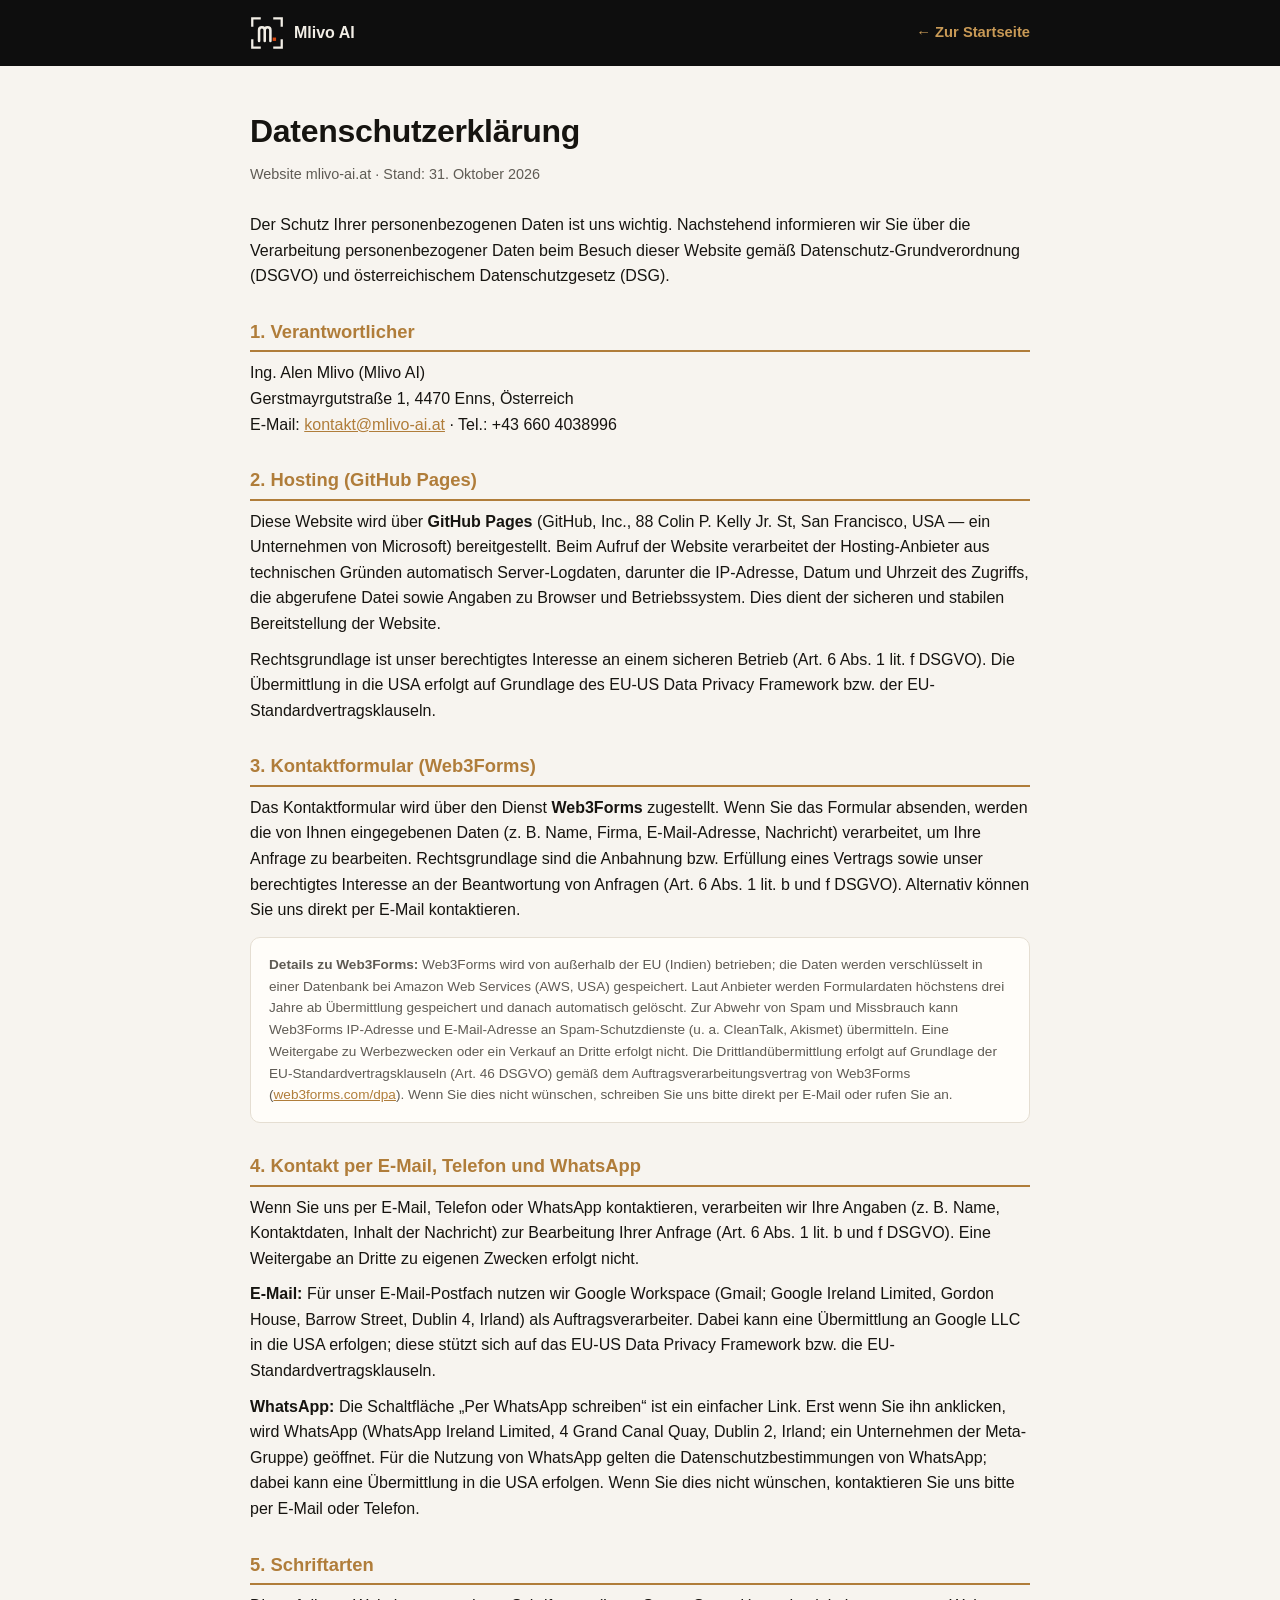
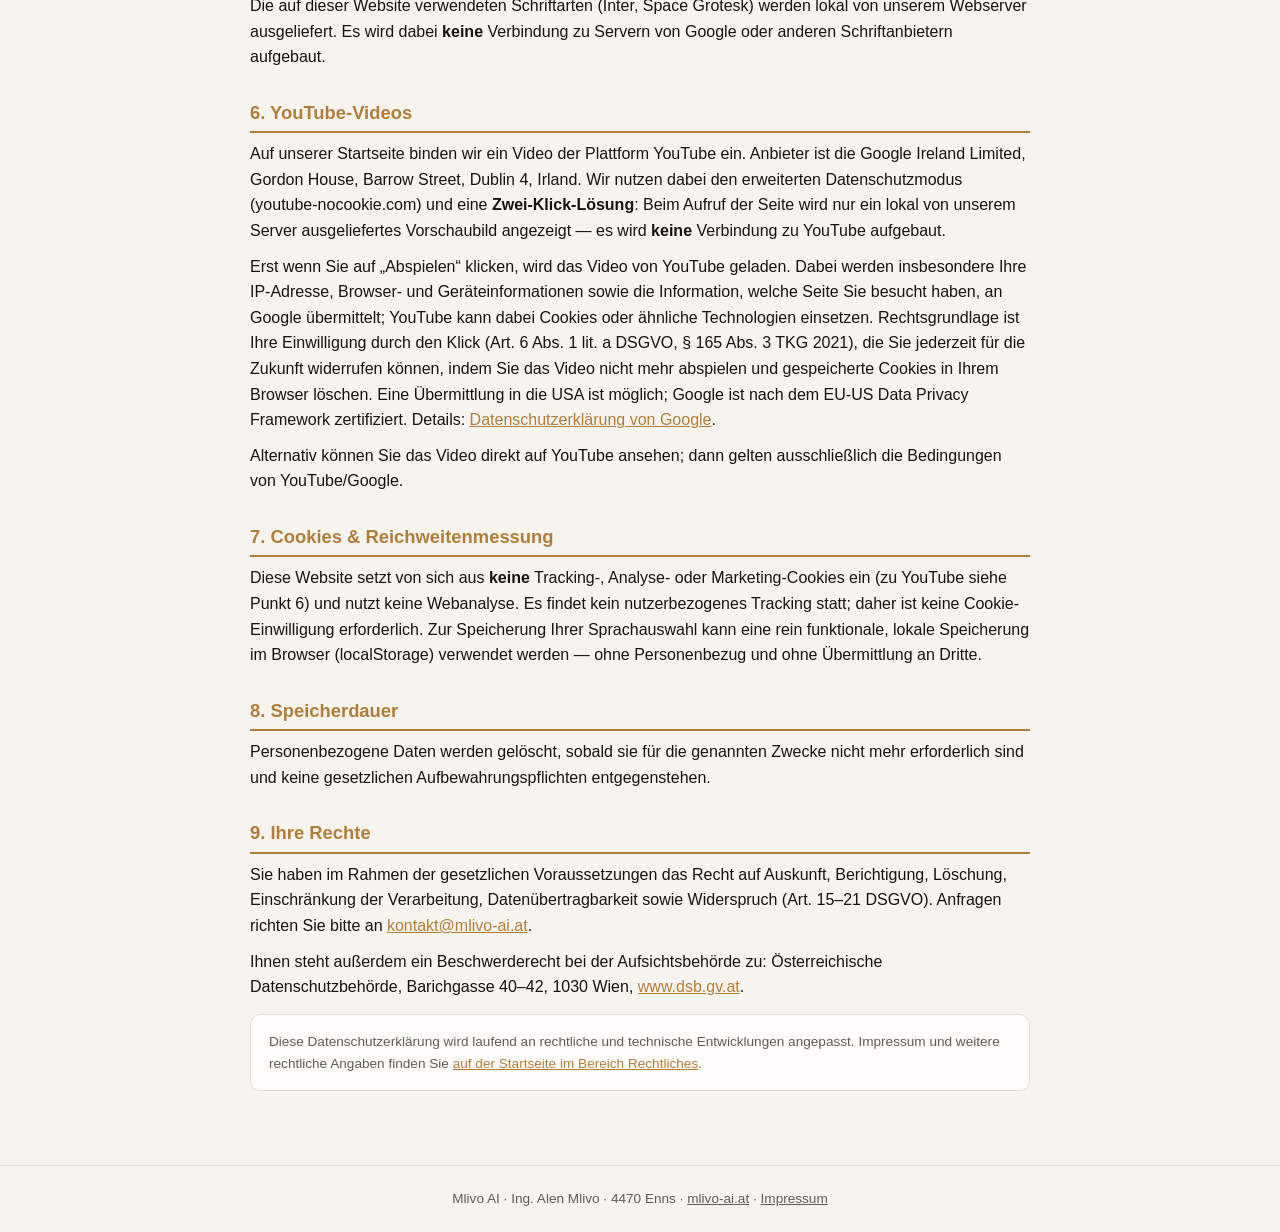
<file: datenschutz/index.html>
<!DOCTYPE html>
<html lang="de">
<head>
<meta charset="UTF-8" />
<meta name="viewport" content="width=device-width, initial-scale=1.0" />
<title>Datenschutzerklärung – Mlivo AI</title>
<meta name="description" content="Datenschutzerklärung der Website mlivo-ai.at (Mlivo AI, Ing. Alen Mlivo, Enns)." />
<meta name="robots" content="index,follow" />
<link rel="canonical" href="https://mlivo-ai.at/datenschutz/" />
<link rel="icon" href="data:image/svg+xml,%3Csvg xmlns='http://www.w3.org/2000/svg' viewBox='0 0 120 120'%3E%3Crect width='120' height='120' rx='24' fill='%230E0E0E'/%3E%3Cg transform='translate(12,12) scale(0.8)'%3E%3Cpath d='M8 34 V8 H34 M86 8 H112 V34 M112 86 V112 H86 M34 112 H8 V86' fill='none' stroke='%23F4F2EE' stroke-width='12' stroke-linecap='square'/%3E%3Cpath d='M32 88 V50 Q32 40 42 40 Q52 40 52 50 V88 M52 50 Q52 40 62 40 Q72 40 72 50 V88' fill='none' stroke='%23F4F2EE' stroke-width='13' stroke-linecap='round' stroke-linejoin='round'/%3E%3Crect x='80' y='76' width='12' height='12' fill='%23D9480F'/%3E%3C/g%3E%3C/svg%3E" />
<style>
:root{--cream:#F7F4EF;--ink:#161410;--muted:#5f5b54;--gold:#B07D3A;--dark:#0E0E0E;--line:#e5ded2;--card:#FFFDF9;}
*{box-sizing:border-box;margin:0;padding:0}
body{font-family:-apple-system,BlinkMacSystemFont,"Segoe UI",Inter,Arial,sans-serif;color:var(--ink);background:var(--cream);line-height:1.6;font-size:16px}
.wrap{max-width:820px;margin:0 auto;padding:0 20px}
header.top{background:var(--dark);color:#F2EEE6;padding:16px 0}
header.top .wrap{display:flex;align-items:center;justify-content:space-between}
.brand{display:flex;align-items:center;gap:10px;font-weight:700;color:#F2EEE6;text-decoration:none}
.logo{width:34px;height:34px;border-radius:9px;background:var(--gold);color:#0E0E0E;display:grid;place-items:center;font-weight:800;font-family:Georgia,serif}
.back{color:#C99A56;text-decoration:none;font-size:.92rem;font-weight:600}
main{padding:40px 0 60px}
h1{font-size:2rem;font-weight:800;margin-bottom:6px;letter-spacing:-.3px}
.stand{color:var(--muted);font-size:.9rem;margin-bottom:26px}
h2{font-size:1.15rem;font-weight:700;color:var(--gold);margin:28px 0 8px;padding-bottom:4px;border-bottom:2px solid var(--gold)}
p{margin:0 0 10px}
ul{margin:0 0 12px 22px}
li{margin:4px 0}
a{color:var(--gold)}
.box{background:var(--card);border:1px solid var(--line);border-radius:10px;padding:16px 18px;margin:14px 0}
.small{font-size:.85rem;color:var(--muted)}
footer{border-top:1px solid var(--line);padding:22px 0;color:var(--muted);font-size:.85rem;text-align:center}
footer a{color:var(--muted)}
.brand .mark{width:34px;height:34px;flex:none;display:block}
</style>
</head>
<body>
<header class="top"><div class="wrap">
  <a class="brand" href="/"><svg class="mark" viewBox="0 0 120 120" aria-hidden="true" focusable="false"><path d="M8 34 V8 H34 M86 8 H112 V34 M112 86 V112 H86 M34 112 H8 V86" fill="none" stroke="currentColor" stroke-width="8" stroke-linecap="square"/><path d="M32 88 V50 Q32 40 42 40 Q52 40 52 50 V88 M52 50 Q52 40 62 40 Q72 40 72 50 V88" fill="none" stroke="currentColor" stroke-width="9" stroke-linecap="round" stroke-linejoin="round"/><rect x="80" y="76" width="12" height="12" fill="#D9480F"/></svg>Mlivo AI</a>
  <a class="back" href="/">&larr; Zur Startseite</a>
</div></header>
<main><div class="wrap">
<h1>Datenschutzerklärung</h1>
<div class="stand">Website mlivo-ai.at &middot; Stand: 31. Oktober 2026</div>

<p>Der Schutz Ihrer personenbezogenen Daten ist uns wichtig. Nachstehend informieren wir Sie
über die Verarbeitung personenbezogener Daten beim Besuch dieser Website gemäß
Datenschutz-Grundverordnung (DSGVO) und österreichischem Datenschutzgesetz (DSG).</p>

<h2>1. Verantwortlicher</h2>
<p>Ing. Alen Mlivo (Mlivo AI)<br>
Gerstmayrgutstraße 1, 4470 Enns, Österreich<br>
E-Mail: <a href="mailto:kontakt@mlivo-ai.at">kontakt@mlivo-ai.at</a> &middot; Tel.: +43 660 4038996</p>

<h2>2. Hosting (GitHub Pages)</h2>
<p>Diese Website wird über <strong>GitHub Pages</strong> (GitHub, Inc., 88 Colin P. Kelly Jr. St,
San Francisco, USA — ein Unternehmen von Microsoft) bereitgestellt. Beim Aufruf der Website
verarbeitet der Hosting-Anbieter aus technischen Gründen automatisch Server-Logdaten, darunter
die IP-Adresse, Datum und Uhrzeit des Zugriffs, die abgerufene Datei sowie Angaben zu Browser
und Betriebssystem. Dies dient der sicheren und stabilen Bereitstellung der Website.</p>
<p>Rechtsgrundlage ist unser berechtigtes Interesse an einem sicheren Betrieb (Art. 6 Abs. 1
lit. f DSGVO). Die Übermittlung in die USA erfolgt auf Grundlage des EU-US Data Privacy Framework
bzw. der EU-Standardvertragsklauseln.</p>

<h2>3. Kontaktformular (Web3Forms)</h2>
<p>Das Kontaktformular wird über den Dienst <strong>Web3Forms</strong> zugestellt. Wenn Sie das
Formular absenden, werden die von Ihnen eingegebenen Daten (z. B. Name, Firma, E-Mail-Adresse,
Nachricht) verarbeitet, um Ihre Anfrage zu bearbeiten. Rechtsgrundlage sind die Anbahnung bzw.
Erfüllung eines Vertrags sowie unser berechtigtes Interesse an der Beantwortung von Anfragen
(Art. 6 Abs. 1 lit. b und f DSGVO). Alternativ können Sie uns direkt per E-Mail kontaktieren.</p>
<div class="box small">
<strong>Details zu Web3Forms:</strong> Web3Forms wird von außerhalb der EU (Indien) betrieben;
die Daten werden verschlüsselt in einer Datenbank bei Amazon Web Services (AWS, USA) gespeichert.
Laut Anbieter werden Formulardaten höchstens drei Jahre ab Übermittlung gespeichert und danach
automatisch gelöscht. Zur Abwehr von Spam und Missbrauch kann Web3Forms IP-Adresse und E-Mail-Adresse
an Spam-Schutzdienste (u. a. CleanTalk, Akismet) übermitteln. Eine Weitergabe zu Werbezwecken oder ein
Verkauf an Dritte erfolgt nicht. Die Drittlandübermittlung erfolgt auf Grundlage der
EU-Standardvertragsklauseln (Art. 46 DSGVO) gemäß dem Auftragsverarbeitungsvertrag von Web3Forms
(<a href="https://web3forms.com/dpa">web3forms.com/dpa</a>). Wenn Sie dies nicht wünschen, schreiben
Sie uns bitte direkt per E-Mail oder rufen Sie an.
</div>

<h2>4. Kontakt per E-Mail, Telefon und WhatsApp</h2>
<p>Wenn Sie uns per E-Mail, Telefon oder WhatsApp kontaktieren, verarbeiten wir Ihre Angaben
(z. B. Name, Kontaktdaten, Inhalt der Nachricht) zur Bearbeitung Ihrer Anfrage
(Art. 6 Abs. 1 lit. b und f DSGVO). Eine Weitergabe an Dritte zu eigenen Zwecken erfolgt nicht.</p>
<p><strong>E-Mail:</strong> Für unser E-Mail-Postfach nutzen wir Google Workspace (Gmail; Google Ireland Limited,
Gordon House, Barrow Street, Dublin 4, Irland) als Auftragsverarbeiter. Dabei kann eine Übermittlung an
Google LLC in die USA erfolgen; diese stützt sich auf das EU-US Data Privacy Framework bzw. die
EU-Standardvertragsklauseln.</p>
<p><strong>WhatsApp:</strong> Die Schaltfläche „Per WhatsApp schreiben“ ist ein einfacher Link. Erst wenn
Sie ihn anklicken, wird WhatsApp (WhatsApp Ireland Limited, 4 Grand Canal Quay, Dublin 2, Irland;
ein Unternehmen der Meta-Gruppe) geöffnet. Für die Nutzung von WhatsApp gelten die
Datenschutzbestimmungen von WhatsApp; dabei kann eine Übermittlung in die USA erfolgen.
Wenn Sie dies nicht wünschen, kontaktieren Sie uns bitte per E-Mail oder Telefon.</p>

<h2>5. Schriftarten</h2>
<p>Die auf dieser Website verwendeten Schriftarten (Inter, Space Grotesk) werden
lokal von unserem Webserver ausgeliefert. Es wird dabei <strong>keine</strong> Verbindung zu Servern
von Google oder anderen Schriftanbietern aufgebaut.</p>

<h2 id="youtube">6. YouTube-Videos</h2>
<p>Auf unserer Startseite binden wir ein Video der Plattform YouTube ein. Anbieter ist die
Google Ireland Limited, Gordon House, Barrow Street, Dublin 4, Irland. Wir nutzen dabei den
erweiterten Datenschutzmodus (youtube-nocookie.com) und eine <strong>Zwei-Klick-Lösung</strong>:
Beim Aufruf der Seite wird nur ein lokal von unserem Server ausgeliefertes Vorschaubild angezeigt —
es wird <strong>keine</strong> Verbindung zu YouTube aufgebaut.</p>
<p>Erst wenn Sie auf „Abspielen“ klicken, wird das Video von YouTube geladen. Dabei werden insbesondere
Ihre IP-Adresse, Browser- und Geräteinformationen sowie die Information, welche Seite Sie besucht haben,
an Google übermittelt; YouTube kann dabei Cookies oder ähnliche Technologien einsetzen. Rechtsgrundlage
ist Ihre Einwilligung durch den Klick (Art. 6 Abs. 1 lit. a DSGVO, § 165 Abs. 3 TKG 2021), die Sie
jederzeit für die Zukunft widerrufen können, indem Sie das Video nicht mehr abspielen und
gespeicherte Cookies in Ihrem Browser löschen. Eine Übermittlung in die USA ist möglich; Google ist
nach dem EU-US Data Privacy Framework zertifiziert. Details:
<a href="https://policies.google.com/privacy" target="_blank" rel="noopener">Datenschutzerklärung von Google</a>.</p>
<p>Alternativ können Sie das Video direkt auf YouTube ansehen; dann gelten ausschließlich die
Bedingungen von YouTube/Google.</p>

<h2>7. Cookies &amp; Reichweitenmessung</h2>
<p>Diese Website setzt von sich aus <strong>keine</strong> Tracking-, Analyse- oder Marketing-Cookies ein (zu YouTube siehe Punkt 6) und
nutzt keine Webanalyse. Es findet kein nutzerbezogenes Tracking statt; daher ist keine
Cookie-Einwilligung erforderlich. Zur Speicherung Ihrer Sprachauswahl kann eine rein funktionale,
lokale Speicherung im Browser (localStorage) verwendet werden — ohne Personenbezug und ohne
Übermittlung an Dritte.</p>

<h2>8. Speicherdauer</h2>
<p>Personenbezogene Daten werden gelöscht, sobald sie für die genannten Zwecke nicht mehr
erforderlich sind und keine gesetzlichen Aufbewahrungspflichten entgegenstehen.</p>

<h2>9. Ihre Rechte</h2>
<p>Sie haben im Rahmen der gesetzlichen Voraussetzungen das Recht auf Auskunft, Berichtigung,
Löschung, Einschränkung der Verarbeitung, Datenübertragbarkeit sowie Widerspruch (Art. 15–21 DSGVO).
Anfragen richten Sie bitte an <a href="mailto:kontakt@mlivo-ai.at">kontakt@mlivo-ai.at</a>.</p>
<p>Ihnen steht außerdem ein Beschwerderecht bei der Aufsichtsbehörde zu:
Österreichische Datenschutzbehörde, Barichgasse 40–42, 1030 Wien,
<a href="https://www.dsb.gv.at">www.dsb.gv.at</a>.</p>

<div class="box small">Diese Datenschutzerklärung wird laufend an rechtliche und technische
Entwicklungen angepasst. Impressum und weitere rechtliche Angaben finden Sie
<a href="/#impressum">auf der Startseite im Bereich Rechtliches</a>.</div>
</div></main>
<footer><div class="wrap">
Mlivo AI &middot; Ing. Alen Mlivo &middot; 4470 Enns &middot;
<a href="/">mlivo-ai.at</a> &middot; <a href="/#impressum">Impressum</a>
</div></footer>
</body>
</html>
</file>
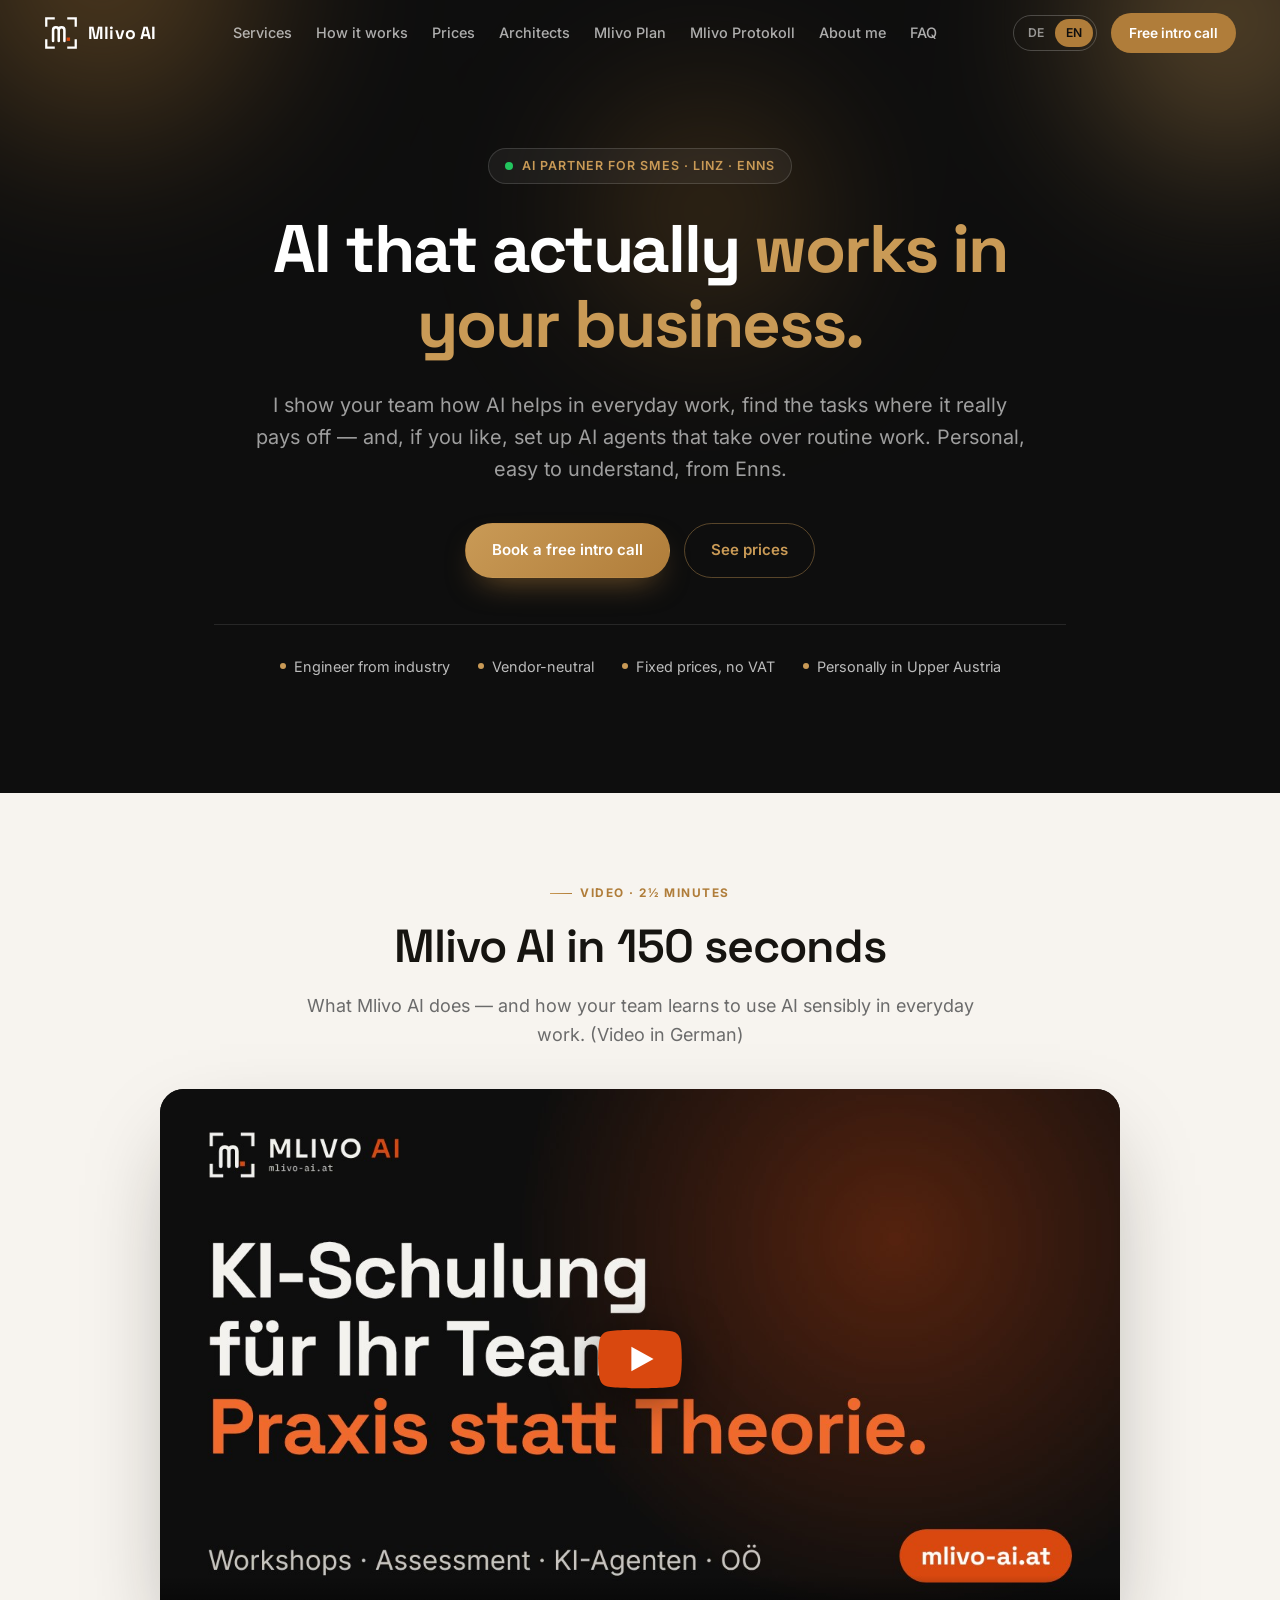
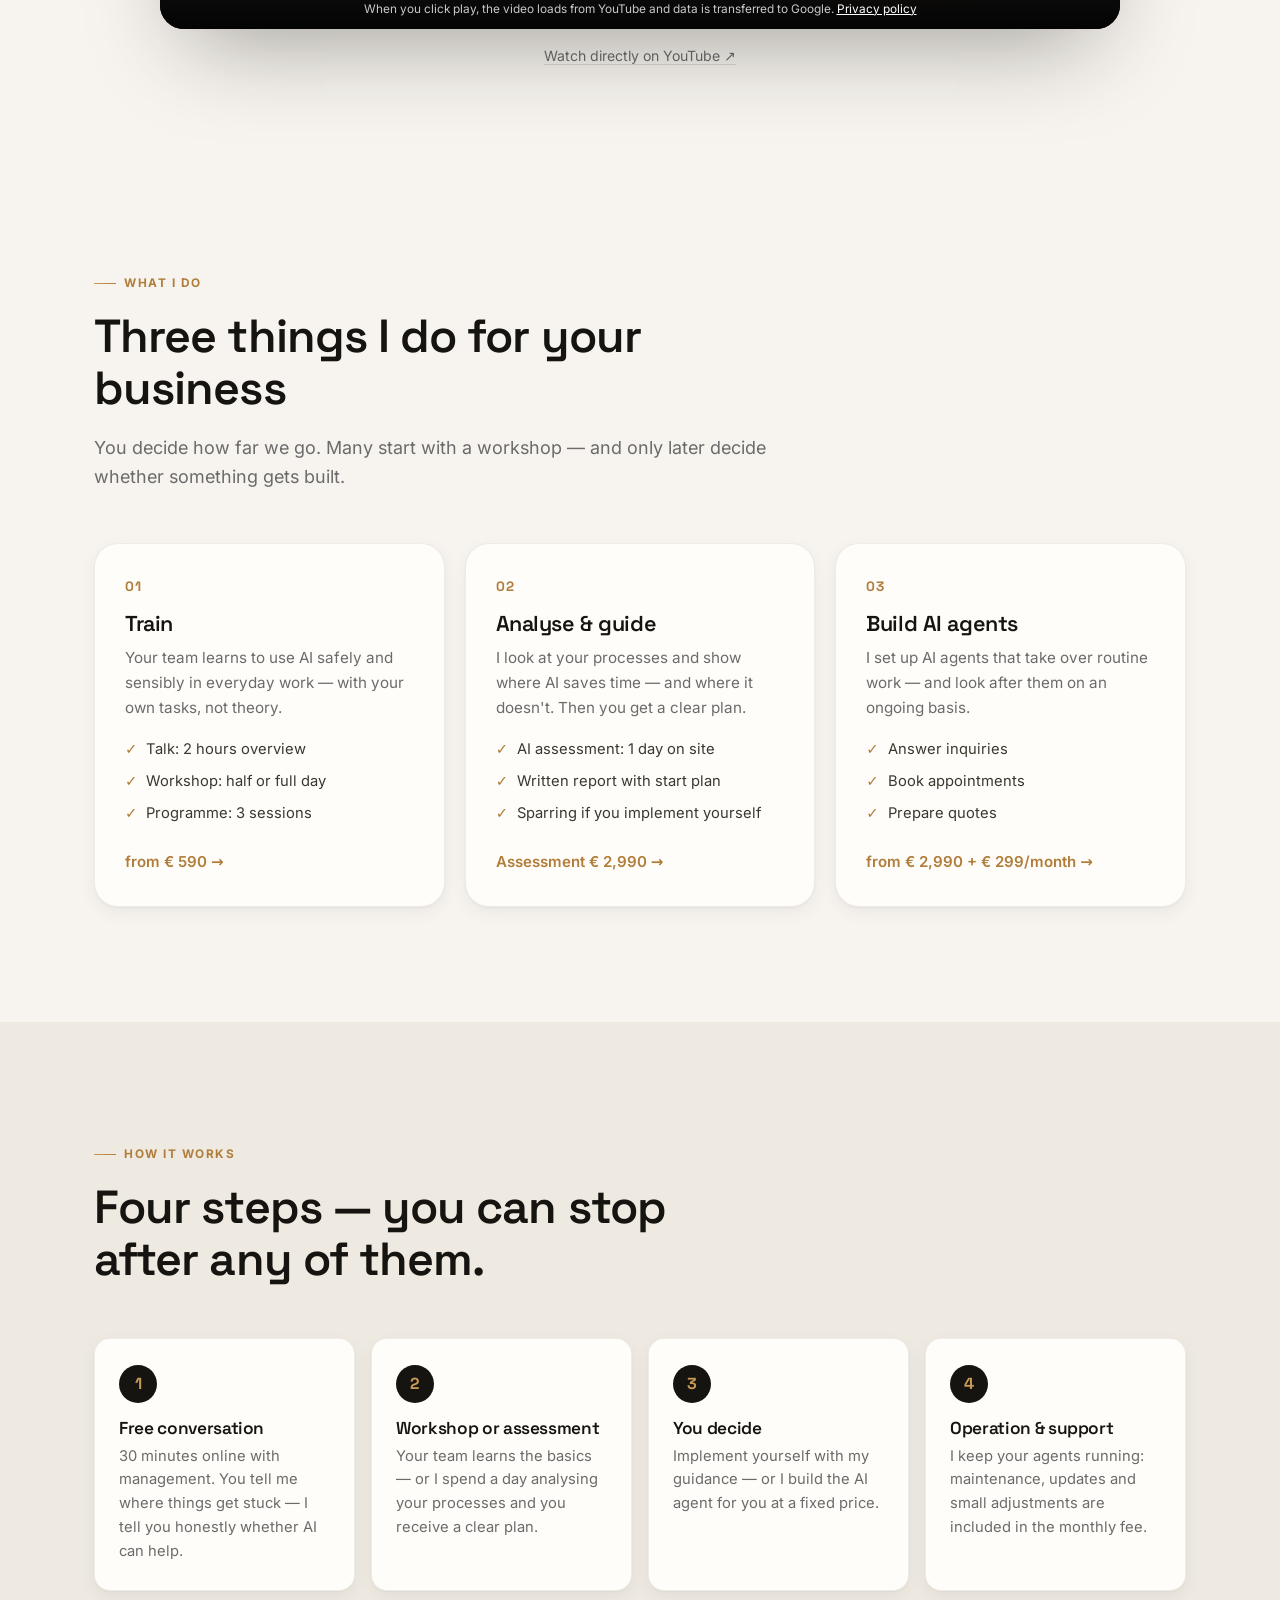
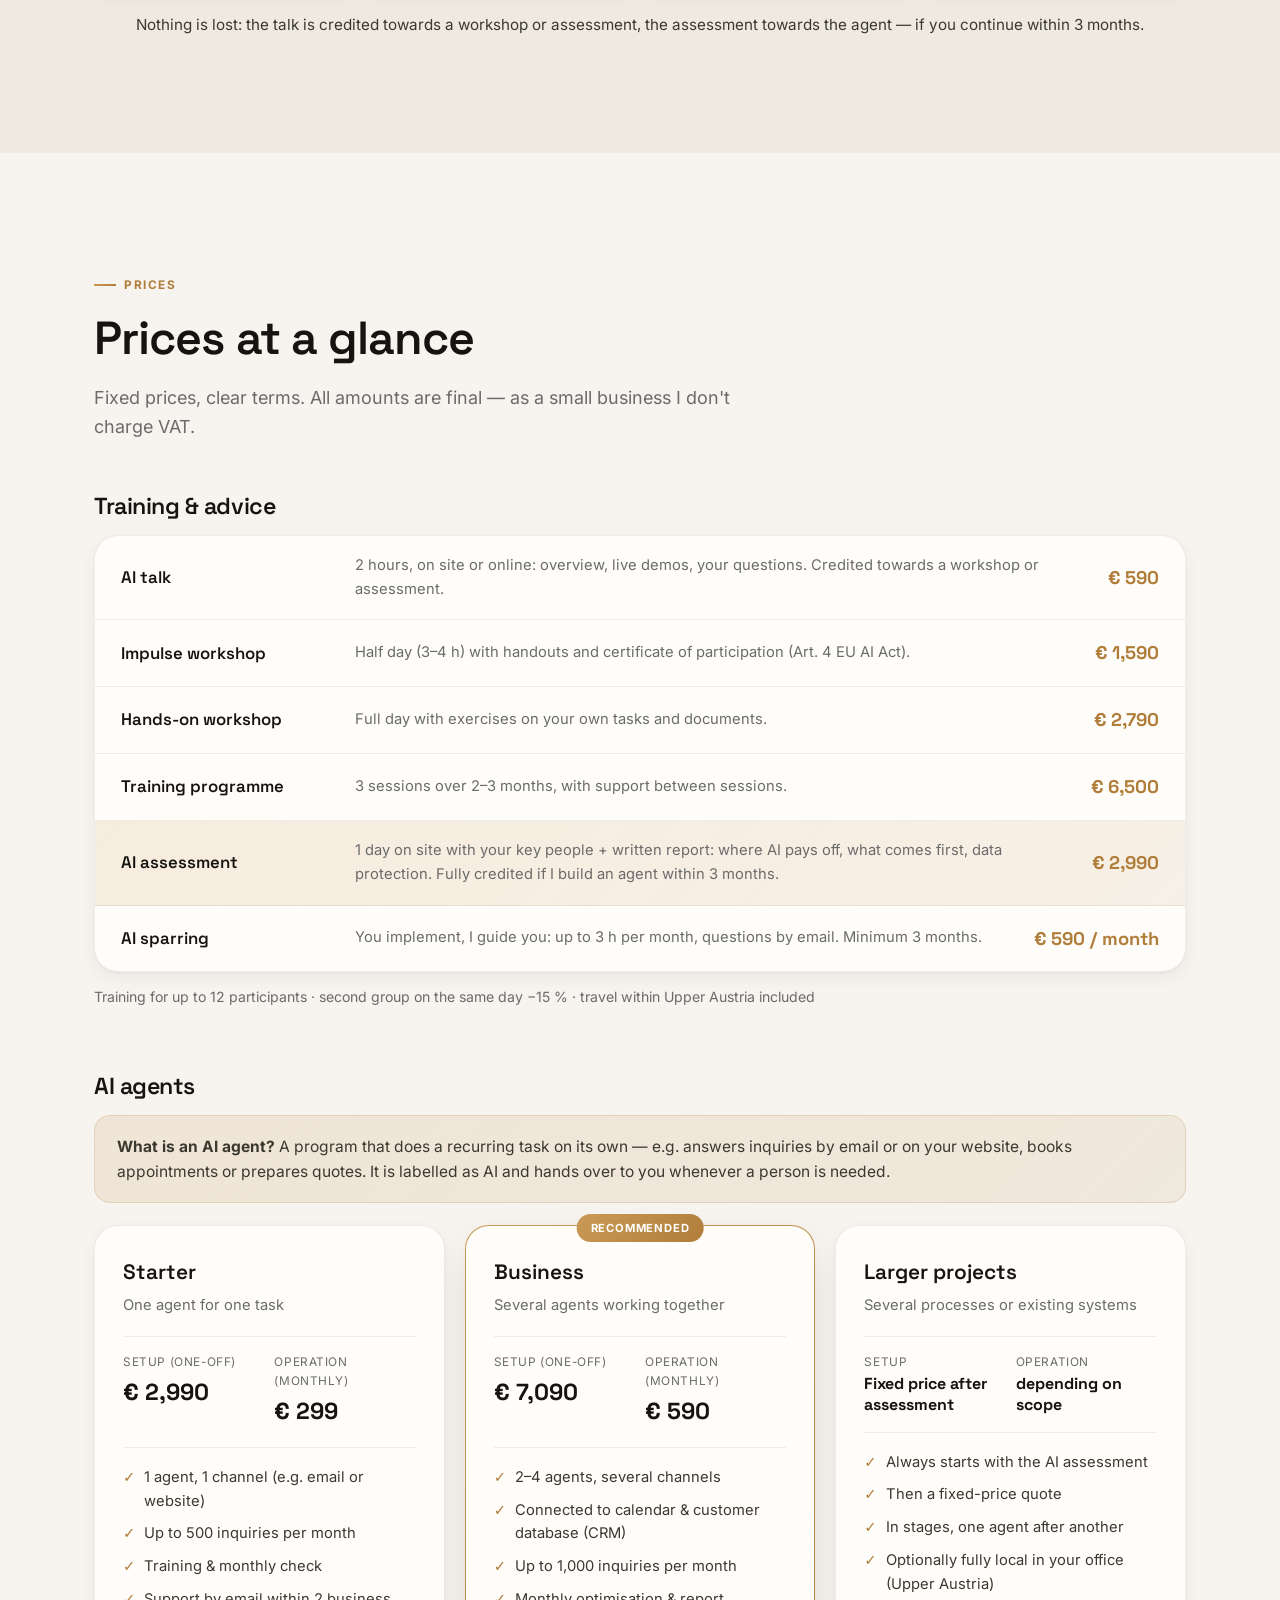
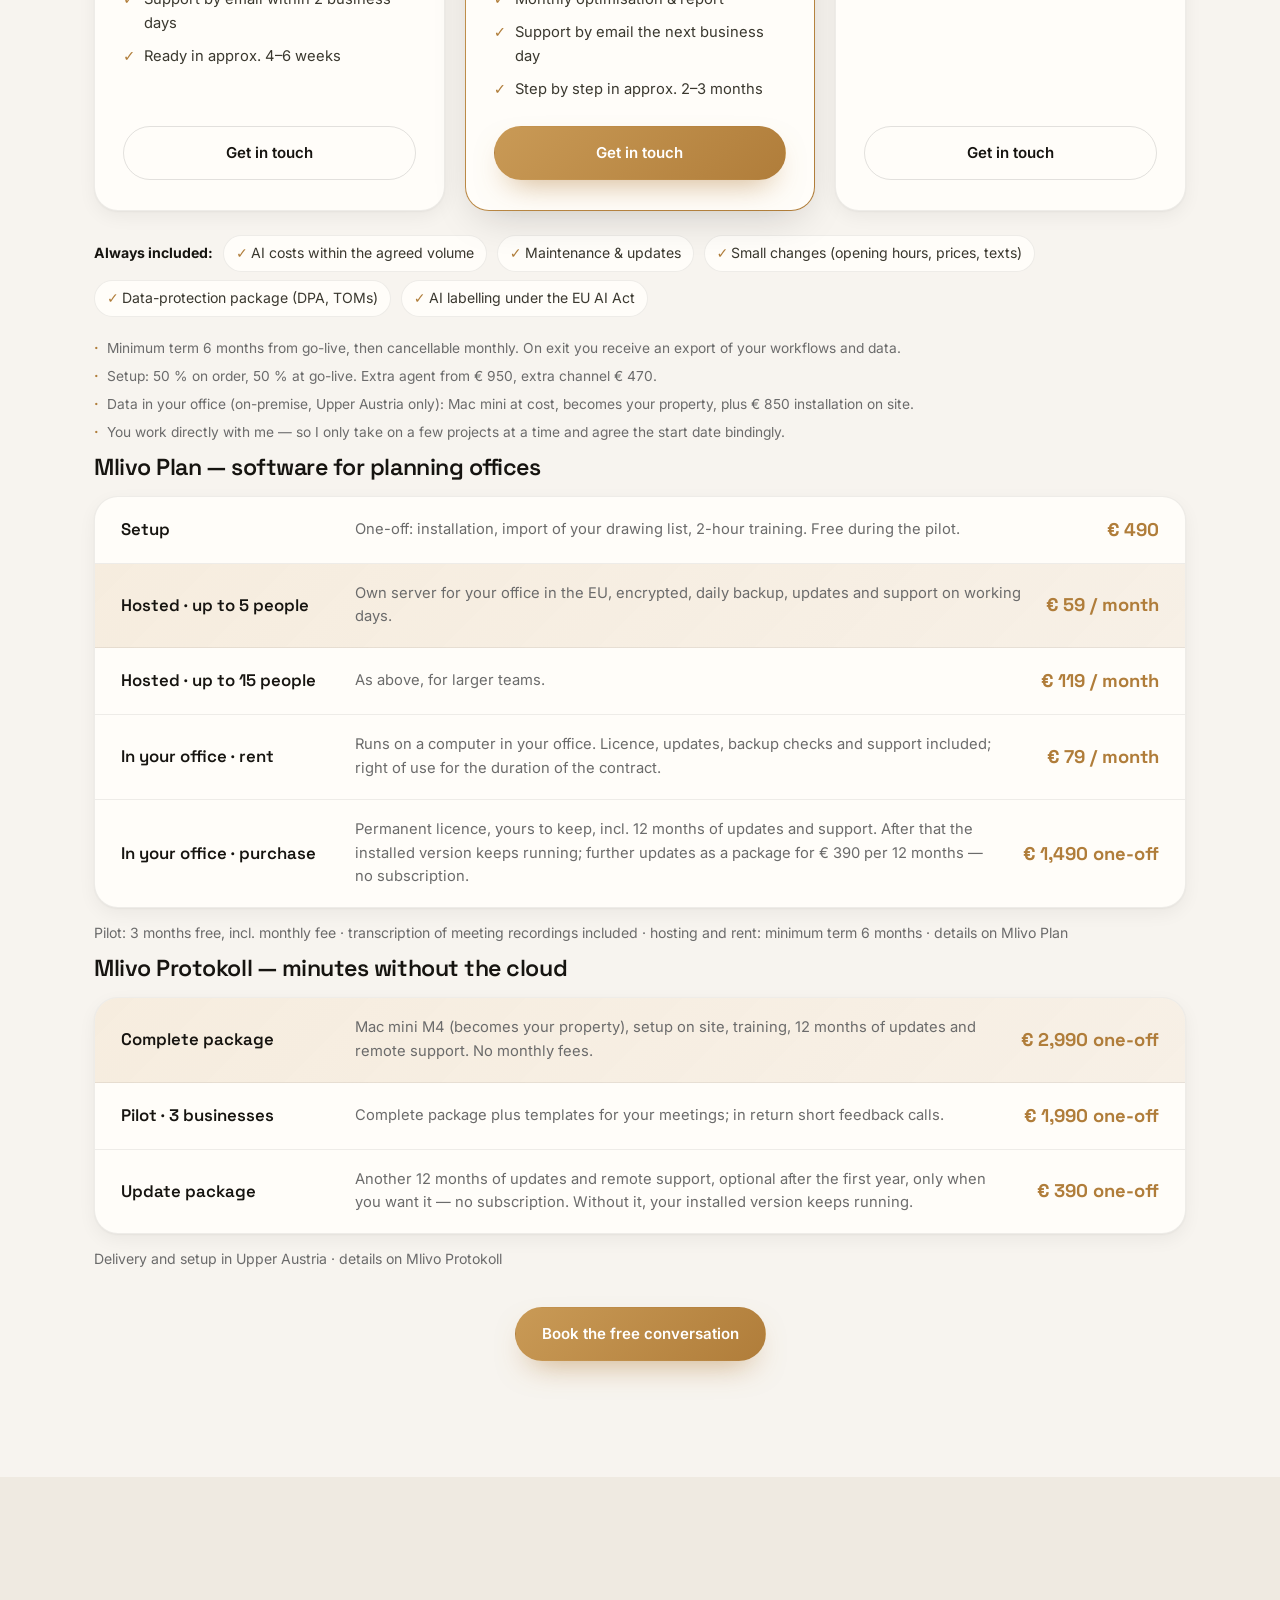
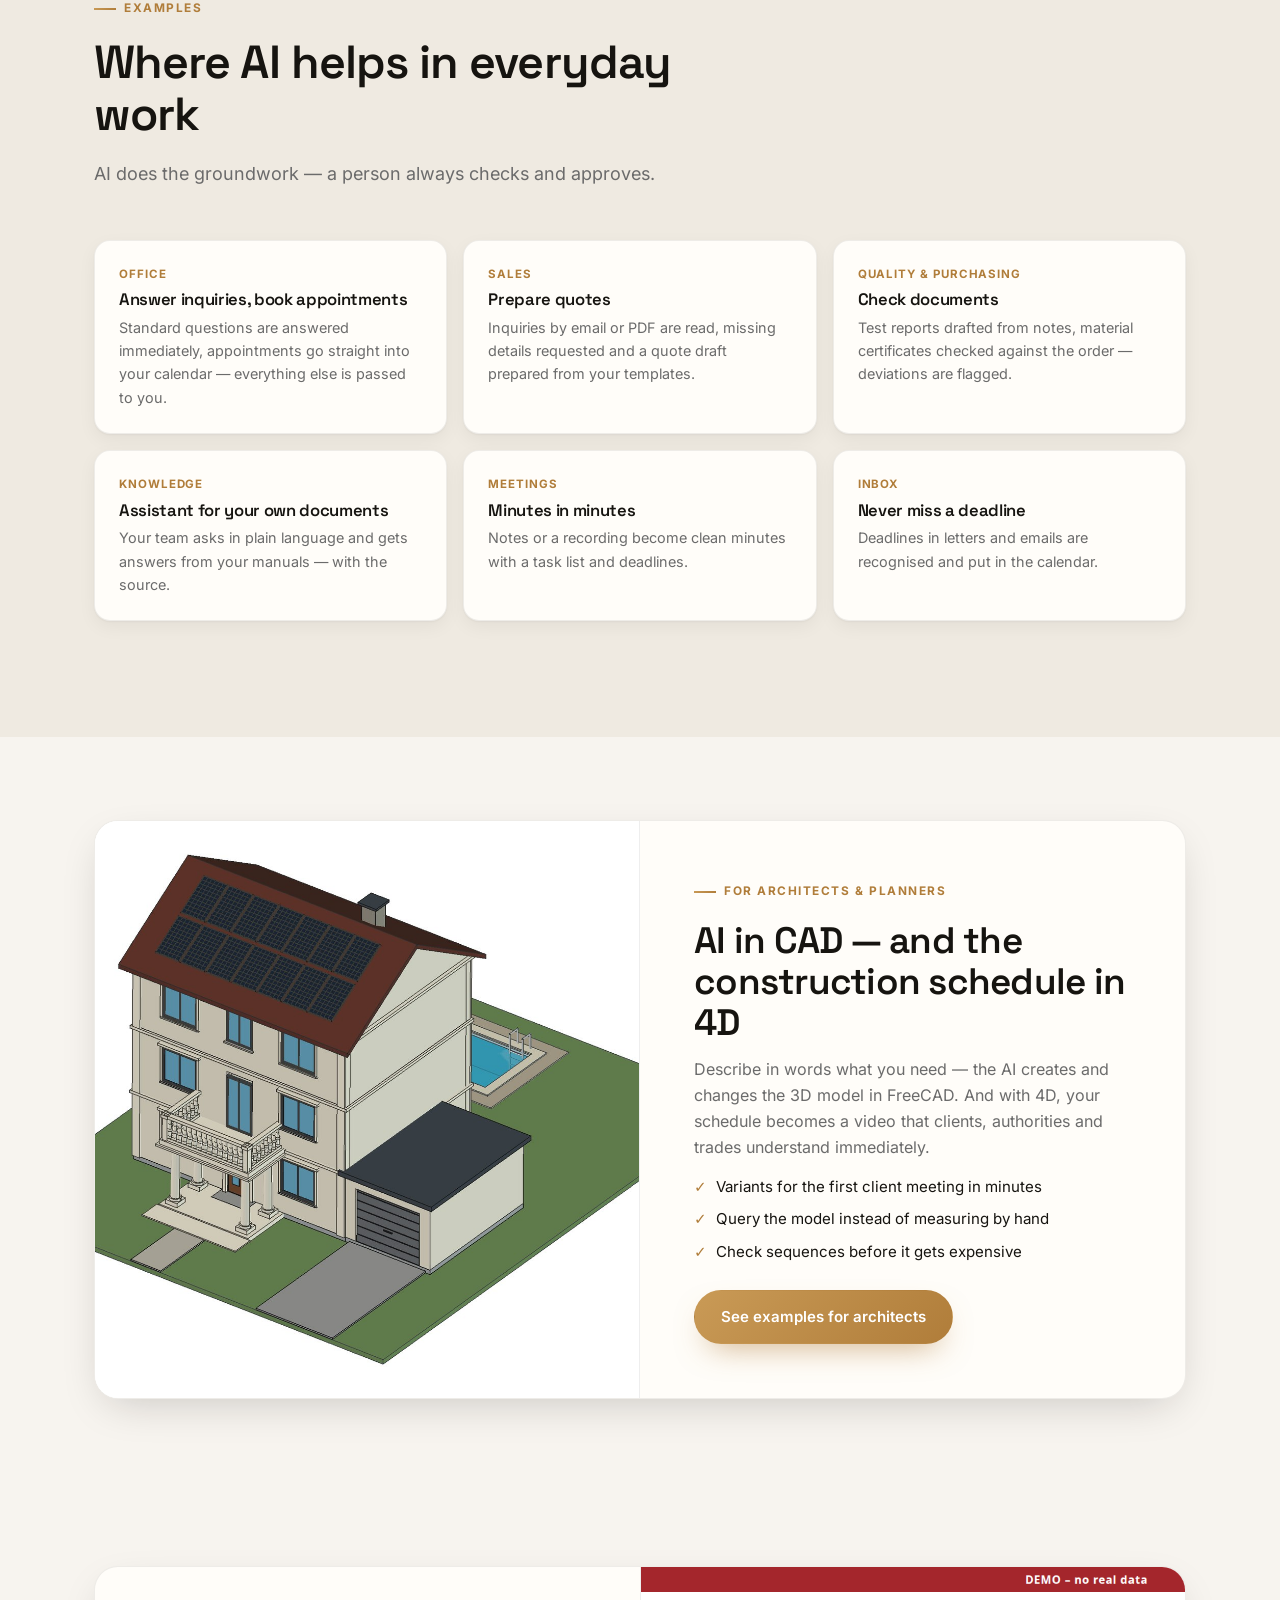
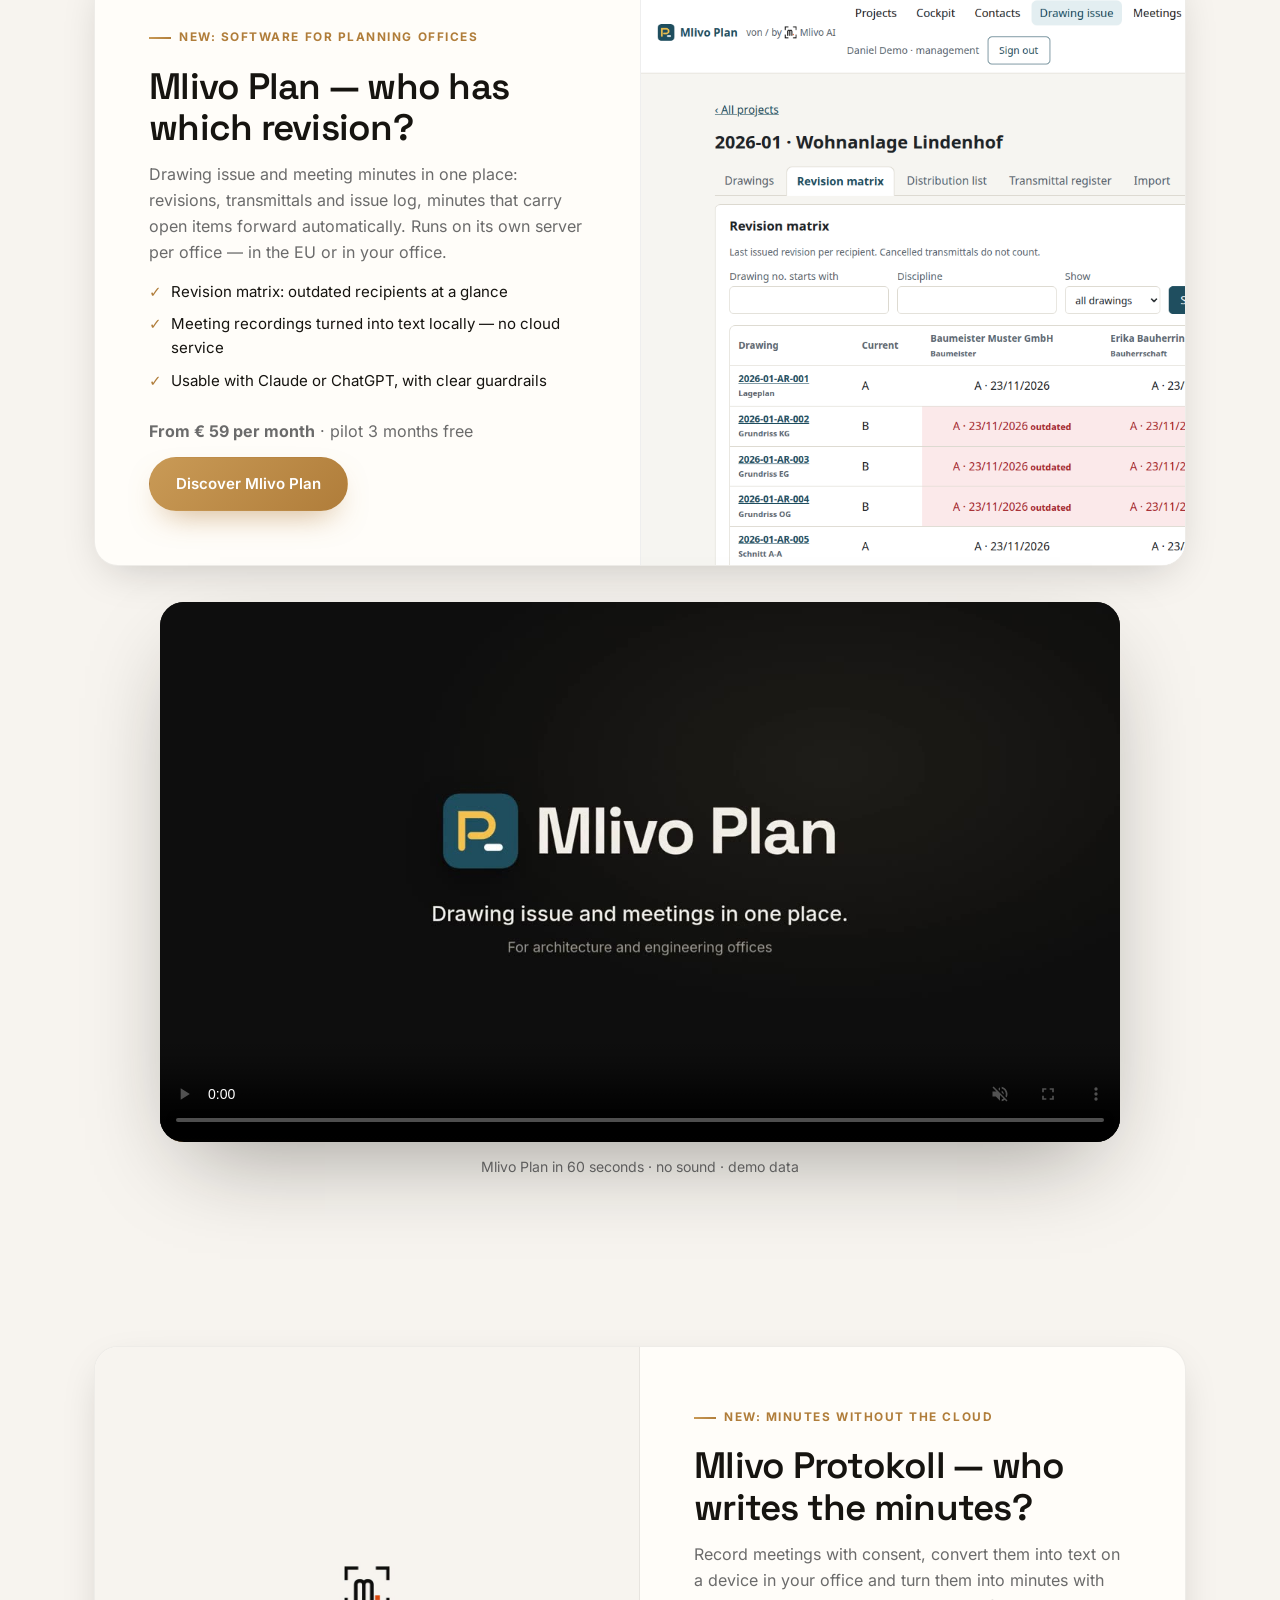
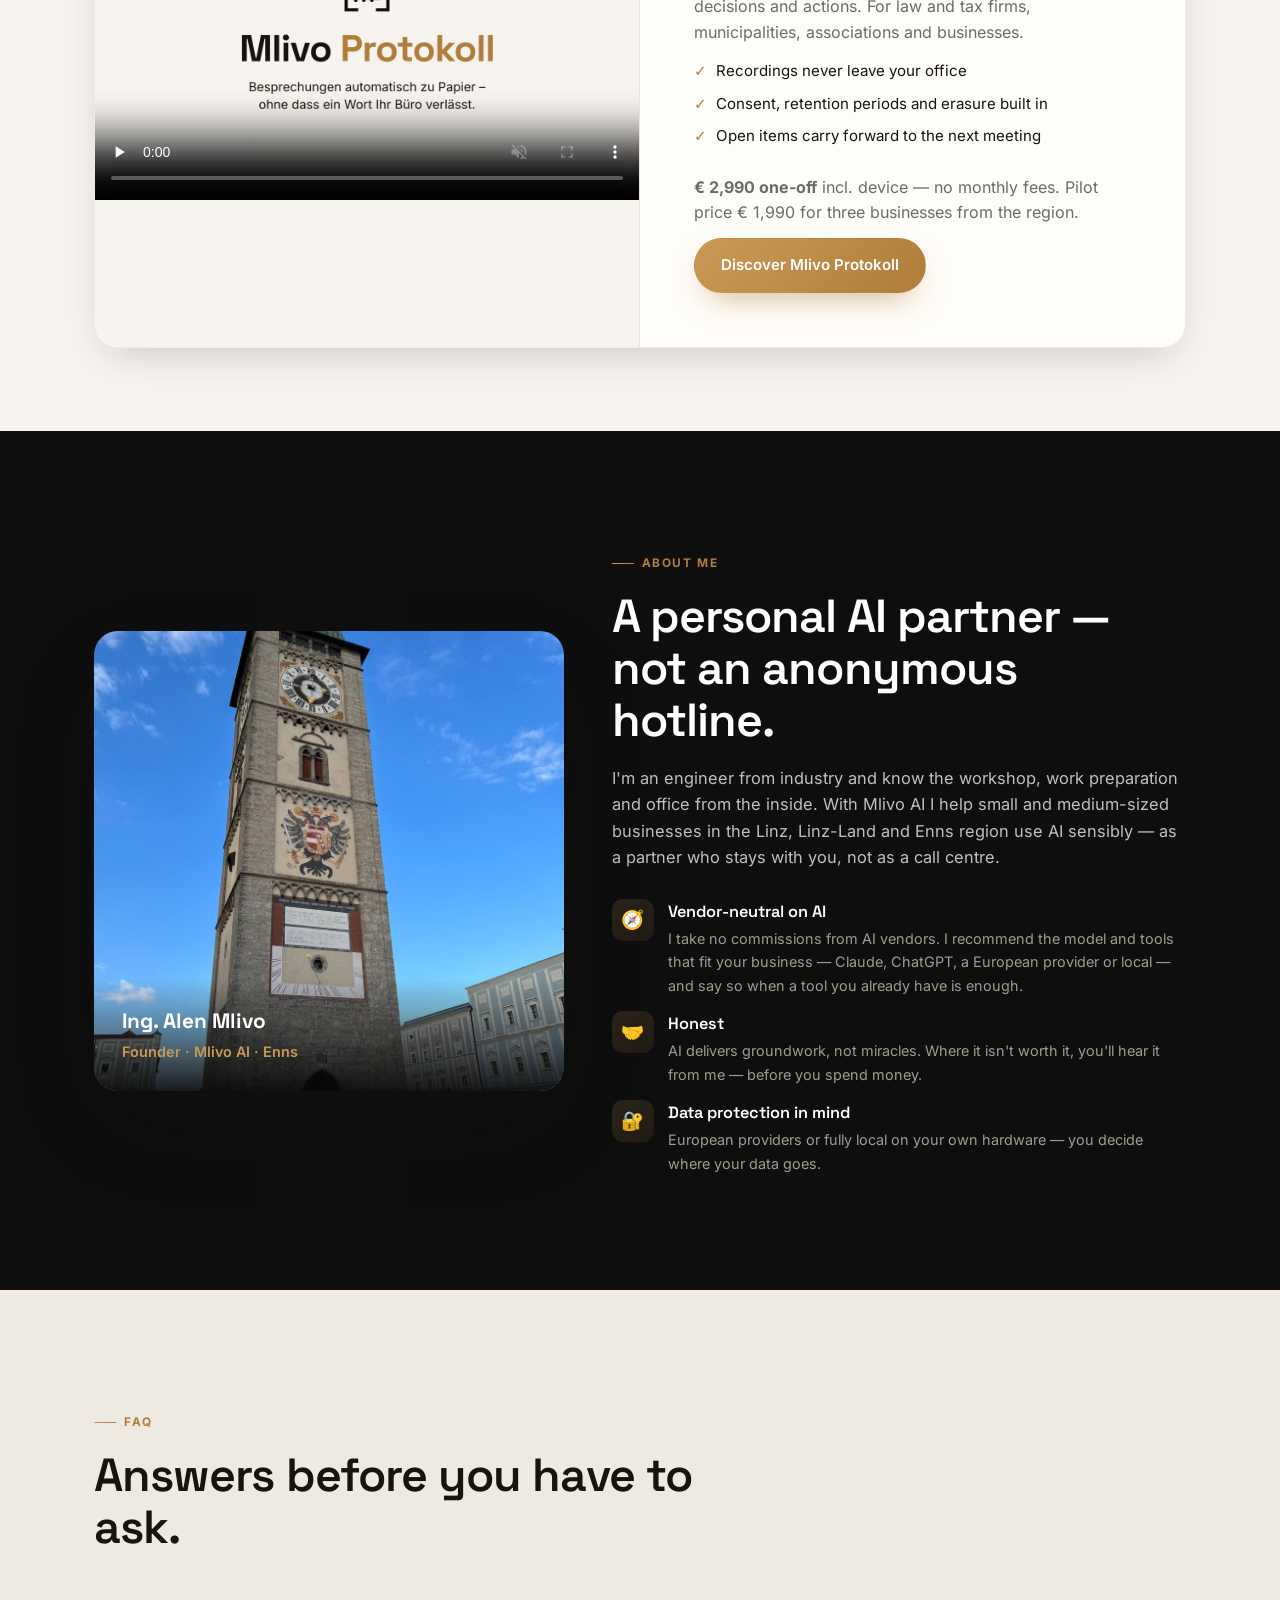
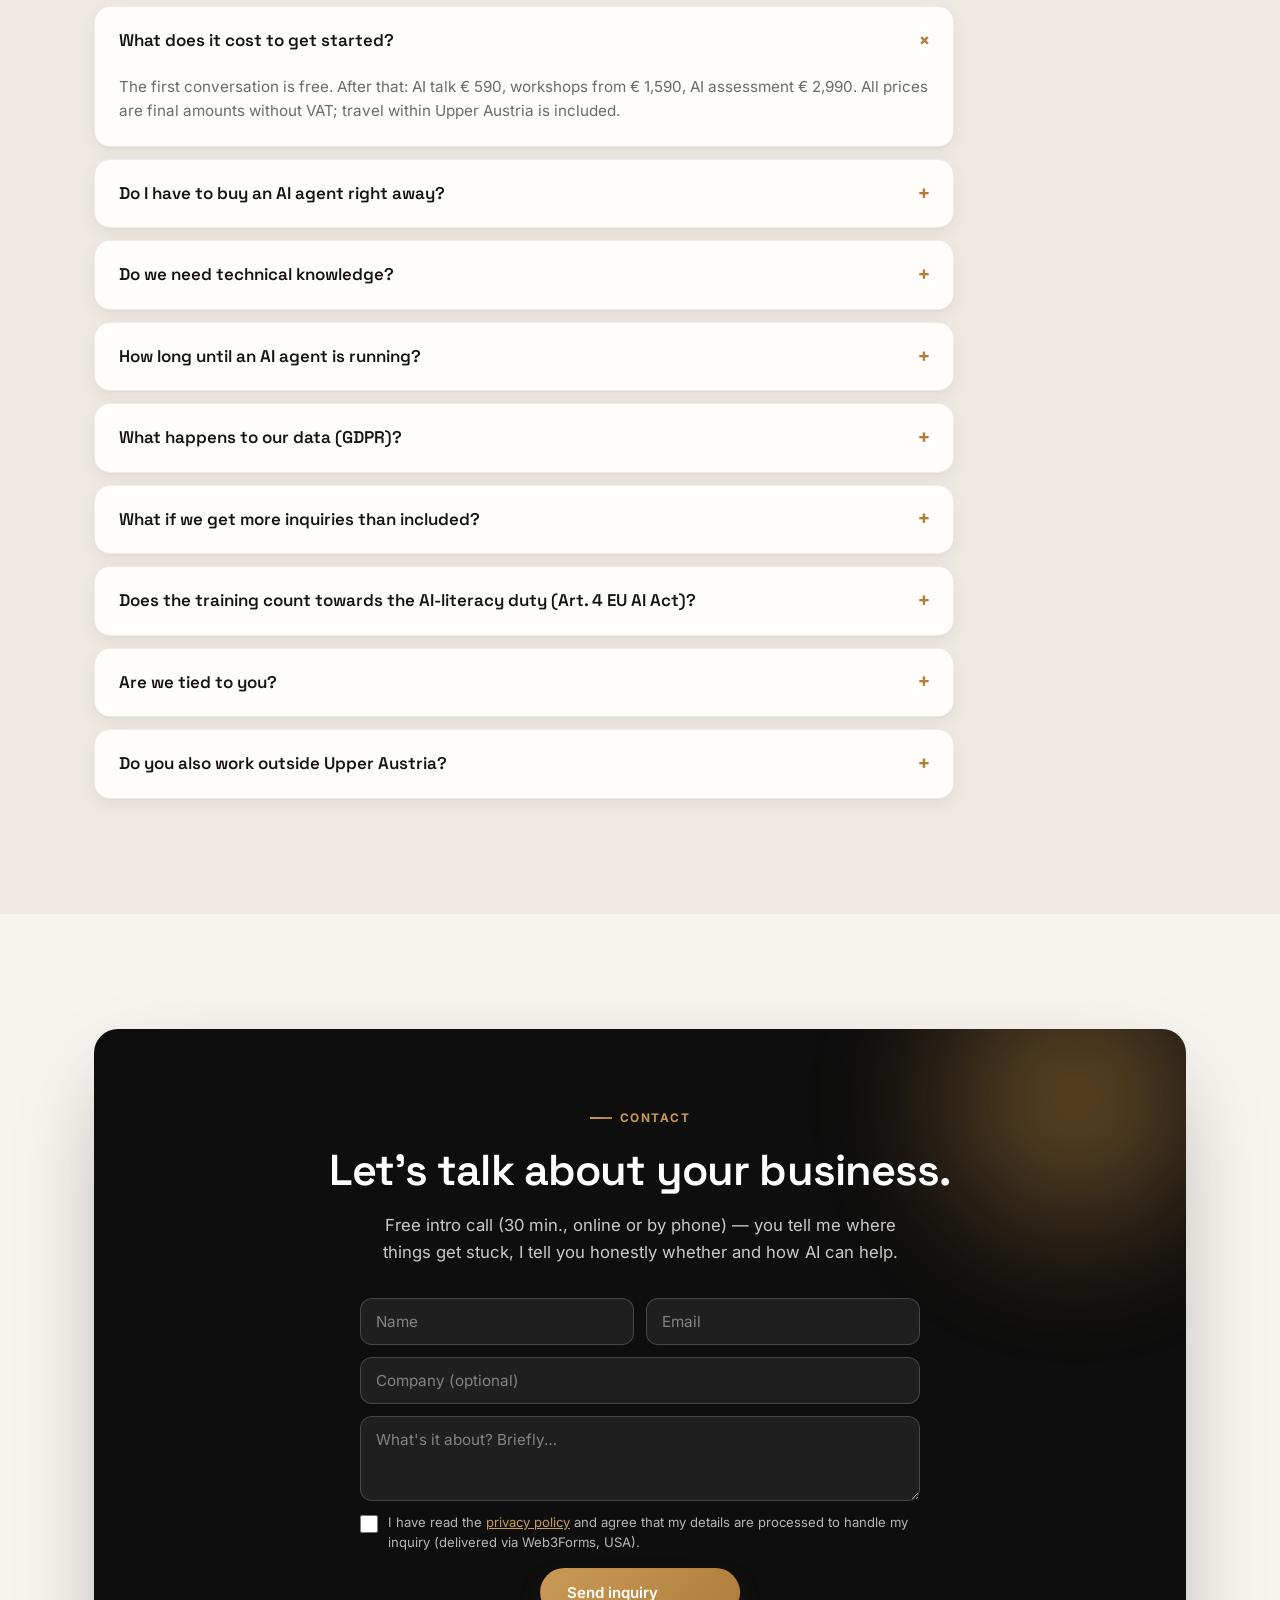
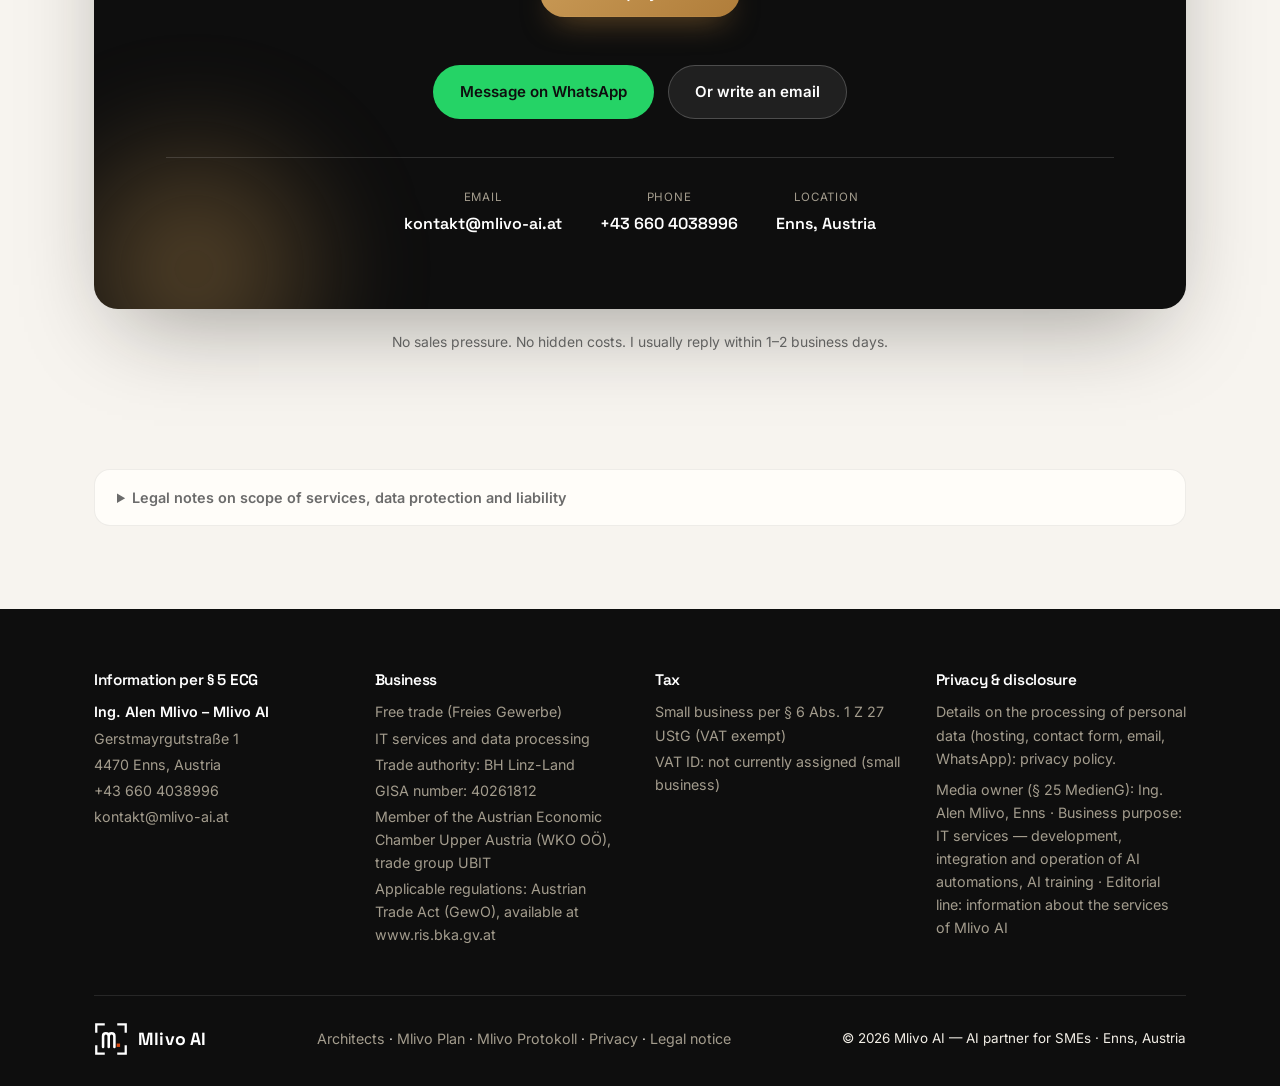
<file: en/index.html>
<!DOCTYPE html>

<html lang="en">
<head>
<meta charset="utf-8"/>
<meta content="width=device-width, initial-scale=1.0" name="viewport"/>
<title>Mlivo AI – AI partner for SMEs in Upper Austria</title>
<meta content="Mlivo AI – your AI partner in the Linz and Enns region: AI workshops, AI assessments, implementation support and AI agents for small and medium-sized businesses. Personal and vendor-neutral." name="description"/>
<meta content="#0E0E0E" name="theme-color"/>
<meta content="index,follow" name="robots"/>
<link href="https://mlivo-ai.at/en/" rel="canonical"/>
<link href="https://mlivo-ai.at/" hreflang="de" rel="alternate"/>
<link href="https://mlivo-ai.at/en/" hreflang="en" rel="alternate"/>
<link href="https://mlivo-ai.at/" hreflang="x-default" rel="alternate"/>
<meta content="website" property="og:type"/>
<meta content="Mlivo AI" property="og:site_name"/>
<meta content="en_US" property="og:locale"/>
<meta content="https://mlivo-ai.at/en/" property="og:url"/>
<meta content="Mlivo AI – AI partner for SMEs in Upper Austria" property="og:title"/>
<meta content="AI that actually works in your business: workshops, assessment, guidance and AI agents – personally, from Enns." property="og:description"/>
<meta content="https://mlivo-ai.at/stadtturm-enns.jpg" property="og:image"/>
<meta content="Mlivo AI – Stadtturm Enns" property="og:image:alt"/>
<meta content="summary_large_image" name="twitter:card"/>
<link href="/favicon.svg" rel="icon" type="image/svg+xml"/>
<link as="font" crossorigin="" href="/fonts/inter-latin.woff2" rel="preload" type="font/woff2"/>
<link as="font" crossorigin="" href="/fonts/space-grotesk-latin.woff2" rel="preload" type="font/woff2"/>
<link href="/assets/site.css?v=20261126c" rel="stylesheet"/>
<script>document.documentElement.classList.add('js')</script>
<!--ld:start--><script type="application/ld+json">
{
  "@context": "https://schema.org",
  "@graph": [
    {
      "@type": "ProfessionalService",
      "@id": "https://mlivo-ai.at/#business",
      "name": "Mlivo AI",
      "url": "https://mlivo-ai.at/",
      "telephone": "+436604038996",
      "email": "kontakt@mlivo-ai.at",
      "image": "https://mlivo-ai.at/stadtturm-enns.jpg",
      "logo": "https://mlivo-ai.at/favicon.svg",
      "priceRange": "€ 590 – € 7.090",
      "address": {
        "@type": "PostalAddress",
        "streetAddress": "Gerstmayrgutstraße 1",
        "postalCode": "4470",
        "addressLocality": "Enns",
        "addressRegion": "Oberösterreich",
        "addressCountry": "AT"
      },
      "areaServed": [
        "Linz",
        "Linz-Land",
        "Enns",
        "Oberösterreich"
      ],
      "founder": {
        "@type": "Person",
        "name": "Alen Mlivo",
        "honorificPrefix": "Ing."
      },
      "description": "AI partner for small and medium-sized businesses in the Linz and Enns region: AI workshops, AI assessment, implementation support, AI agents and AI for architects (CAD via MCP, 4D construction schedules).",
      "knowsAbout": [
        "AI training",
        "AI assessment",
        "AI agents",
        "Automation",
        "n8n",
        "Make.com",
        "MCP connectors",
        "FreeCAD",
        "AI for architects",
        "4D construction scheduling"
      ]
    },
    {
      "@type": "FAQPage",
      "mainEntity": [
        {
          "@type": "Question",
          "name": "What does it cost to get started?",
          "acceptedAnswer": {
            "@type": "Answer",
            "text": "The first conversation is free. After that: AI talk €&nbsp;590, workshops from €&nbsp;1,590, AI assessment €&nbsp;2,990. All prices are final amounts without VAT; travel within Upper Austria is included."
          }
        },
        {
          "@type": "Question",
          "name": "Do I have to buy an AI agent right away?",
          "acceptedAnswer": {
            "@type": "Answer",
            "text": "No. Many start with a workshop or the assessment. Whether anything gets built afterwards — and by whom — is your decision. I'm vendor-neutral on the choice of AI provider and take no commissions."
          }
        },
        {
          "@type": "Question",
          "name": "Do we need technical knowledge?",
          "acceptedAnswer": {
            "@type": "Answer",
            "text": "No. For AI agents I handle setup and operation; you get a short introduction. If you'd rather implement yourself, I guide you with AI sparring."
          }
        },
        {
          "@type": "Question",
          "name": "How long until an AI agent is running?",
          "acceptedAnswer": {
            "@type": "Answer",
            "text": "Starter: approx. 4–6 weeks. Business: step by step in approx. 2–3 months. The start date is agreed bindingly in advance."
          }
        },
        {
          "@type": "Question",
          "name": "What happens to our data (GDPR)?",
          "acceptedAnswer": {
            "@type": "Answer",
            "text": "The automation runs in the EU by default. You choose the AI model: OpenAI with EU data residency where available, a European provider, or fully local on your own hardware. A data-processing agreement and TOMs are included."
          }
        },
        {
          "@type": "Question",
          "name": "What if we get more inquiries than included?",
          "acceptedAnswer": {
            "@type": "Answer",
            "text": "Applies to Starter and Business: each additional 500 inquiries started cost €&nbsp;9. If your volume stays higher, we adjust the monthly fee together — in advance, never by surprise."
          }
        },
        {
          "@type": "Question",
          "name": "Does the training count towards the AI-literacy duty (Art. 4 EU AI Act)?",
          "acceptedAnswer": {
            "@type": "Answer",
            "text": "Every workshop includes handouts and a certificate of participation, which you can use to document the AI-literacy measure for your team."
          }
        },
        {
          "@type": "Question",
          "name": "Are we tied to you?",
          "acceptedAnswer": {
            "@type": "Answer",
            "text": "AI agents: minimum term 6 months from go-live, then cancellable monthly. AI sparring: minimum 3 months. When you leave, you receive an export of your workflows and data."
          }
        },
        {
          "@type": "Question",
          "name": "Do you also work outside Upper Austria?",
          "acceptedAnswer": {
            "@type": "Answer",
            "text": "Workshops, sparring and AI agents also work online. On site I'm mainly in the Linz, Linz-Land and Enns region; outside Upper Austria travel is charged at cost. On-premise only in Upper Austria."
          }
        }
      ]
    }
  ]
}
</script><!--ld:end-->
</head>
<body>
<a class="skip" href="#main">Skip to content</a>
<div class="progress" id="progress"></div>
<header class="nav" id="nav">
<div class="nav-inner">
<a aria-label="Mlivo AI – home" class="brand" href="/en/"><svg aria-hidden="true" class="mark" focusable="false" viewbox="0 0 120 120"><path d="M8 34 V8 H34 M86 8 H112 V34 M112 86 V112 H86 M34 112 H8 V86" fill="none" stroke="currentColor" stroke-linecap="square" stroke-width="8"></path><path d="M32 88 V50 Q32 40 42 40 Q52 40 52 50 V88 M52 50 Q52 40 62 40 Q72 40 72 50 V88" fill="none" stroke="currentColor" stroke-linecap="round" stroke-linejoin="round" stroke-width="9"></path><rect fill="#D9480F" height="12" width="12" x="80" y="76"></rect></svg>Mlivo AI</a>
<nav class="nav-links" id="navLinks">
<a href="#leistungen">Services</a>
<a href="#ablauf">How it works</a>
<a href="#preise">Prices</a>
<a href="/en/architects/">Architects</a>
<a href="/en/plan/">Mlivo Plan</a>
<a href="/en/protocol/">Mlivo Protokoll</a>
<a href="#about">About me</a>
<a href="#faq">FAQ</a>
</nav>
<div class="nav-right">
<div aria-label="Language" class="lang-toggle" role="group">
<a class="btn-lang" href="/" hreflang="de" lang="de">DE</a>
<a class="btn-lang active" href="/en/" hreflang="en" lang="en">EN</a>
</div>
<a class="nav-cta" href="#contact">Free intro call</a>
<button aria-controls="navLinks" aria-expanded="false" aria-label="Menu" class="burger" id="burger"><span></span><span></span><span></span></button>
</div>
</div>
</header>
<main id="top">
<div id="main" tabindex="-1"></div>
<!-- HERO -->
<section class="hero">
<div class="mesh"><span class="blob b1"></span><span class="blob b2"></span><span class="blob b3"></span></div>
<div class="wrap hero-inner">
<span class="hero-tag reveal"><span class="pulse"></span><span>AI partner for SMEs · Linz · Enns</span></span>
<h1 class="reveal d1"><span>AI that actually</span> <span class="grad">works in your business.</span></h1>
<p class="sub reveal d2">I show your team how AI helps in everyday work, find the tasks where it really pays off — and, if you like, set up AI agents that take over routine work. Personal, easy to understand, from Enns.</p>
<div class="hero-cta reveal d3">
<a class="btn btn-primary" href="#contact">Book a free intro call</a>
<a class="btn btn-outline-gold" href="#preise">See prices</a>
</div>
<div class="hero-trust reveal d4">
<span>Engineer from industry</span>
<span>Vendor-neutral</span>
<span>Fixed prices, no VAT</span>
<span>Personally in Upper Austria</span>
</div>
</div>
</section>
<!-- VIDEO -->
<section class="section tight video-sec" id="video">
<div class="wrap">
<div class="head-block center reveal">
<span class="eyebrow center">Video · 2½ minutes</span>
<h2 class="h-sec center">Mlivo AI in 150 seconds</h2>
<p class="lead center">What Mlivo AI does — and how your team learns to use AI sensibly in everyday work. (Video in German)</p>
</div>
<div class="yt reveal d1" data-yt="BPkrX2Lijls">
<img alt="Preview: AI training for your team – practice, not theory" decoding="async" height="720" loading="lazy" src="/assets/video-imagevideo.jpg" width="1280"/>
<button aria-label="Play video" class="yt-play" type="button"><svg aria-hidden="true" viewbox="0 0 68 48"><path d="M66.5 7.7a8.5 8.5 0 0 0-6-6C55.2.3 34 .3 34 .3s-21.2 0-26.5 1.4a8.5 8.5 0 0 0-6 6C.1 13 .1 24 .1 24s0 11 1.4 16.3a8.5 8.5 0 0 0 6 6C12.8 47.7 34 47.7 34 47.7s21.2 0 26.5-1.4a8.5 8.5 0 0 0 6-6C67.9 35 67.9 24 67.9 24s0-11-1.4-16.3z"></path><path d="M45 24 27 14v20z" fill="#fff"></path></svg></button>
<p class="yt-note">When you click play, the video loads from YouTube and data is transferred to Google. <a href="/datenschutz/#youtube">Privacy policy</a></p>
</div>
<p class="yt-alt reveal"><a href="https://youtu.be/BPkrX2Lijls" rel="noopener" target="_blank">Watch directly on YouTube ↗</a></p>
</div>
</section>
<!-- LEISTUNGEN -->
<section class="section" id="leistungen">
<div class="wrap">
<div class="head-block reveal">
<span class="eyebrow">What I do</span>
<h2 class="h-sec">Three things I do for your business</h2>
<p class="lead">You decide how far we go. Many start with a workshop — and only later decide whether something gets built.</p>
</div>
<div class="svc-grid">
<a class="svc reveal" href="#preise">
<div class="no">01</div>
<h3>Train</h3>
<p>Your team learns to use AI safely and sensibly in everyday work — with your own tasks, not theory.</p>
<ul>
<li>Talk: 2 hours overview</li>
<li>Workshop: half or full day</li>
<li>Programme: 3 sessions</li>
</ul>
<span class="more">from €&nbsp;590</span>
</a>
<a class="svc reveal d1" href="#preise">
<div class="no">02</div>
<h3>Analyse &amp; guide</h3>
<p>I look at your processes and show where AI saves time — and where it doesn't. Then you get a clear plan.</p>
<ul>
<li>AI assessment: 1 day on site</li>
<li>Written report with start plan</li>
<li>Sparring if you implement yourself</li>
</ul>
<span class="more">Assessment €&nbsp;2,990</span>
</a>
<a class="svc reveal d2" href="#agenten">
<div class="no">03</div>
<h3>Build AI agents</h3>
<p>I set up AI agents that take over routine work — and look after them on an ongoing basis.</p>
<ul>
<li>Answer inquiries</li>
<li>Book appointments</li>
<li>Prepare quotes</li>
</ul>
<span class="more">from €&nbsp;2,990 + €&nbsp;299/month</span>
</a>
</div>
</div>
</section>
<!-- ABLAUF -->
<section class="section" id="ablauf" style="background:var(--bg-soft)">
<div class="wrap">
<div class="head-block reveal">
<span class="eyebrow">How it works</span>
<h2 class="h-sec">Four steps — you can stop after any of them.</h2>
</div>
<div class="flow">
<div class="fl reveal"><div class="k">1</div><h4>Free conversation</h4><p>30 minutes online with management. You tell me where things get stuck — I tell you honestly whether AI can help.</p></div>
<div class="fl reveal d1"><div class="k">2</div><h4>Workshop or assessment</h4><p>Your team learns the basics — or I spend a day analysing your processes and you receive a clear plan.</p></div>
<div class="fl reveal d2"><div class="k">3</div><h4>You decide</h4><p>Implement yourself with my guidance — or I build the AI agent for you at a fixed price.</p></div>
<div class="fl reveal d3"><div class="k">4</div><h4>Operation &amp; support</h4><p>I keep your agents running: maintenance, updates and small adjustments are included in the monthly fee.</p></div>
</div>
<p class="flow-note reveal">Nothing is lost: the talk is credited towards a workshop or assessment, the assessment towards the agent — if you continue within 3 months.</p>
</div>
</section>
<!-- PREISE -->
<section class="section" id="preise">
<div class="wrap">
<div class="head-block reveal">
<span class="eyebrow">Prices</span>
<h2 class="h-sec">Prices at a glance</h2>
<p class="lead">Fixed prices, clear terms. All amounts are final — as a small business I don't charge VAT.</p>
</div>
<h3 class="p-h reveal">Training &amp; advice</h3>
<div class="ptable reveal">
<div class="pr"><div class="pn">AI talk</div><div class="pd">2 hours, on site or online: overview, live demos, your questions. Credited towards a workshop or assessment.</div><div class="pp">€&nbsp;590</div></div>
<div class="pr"><div class="pn">Impulse workshop</div><div class="pd">Half day (3–4 h) with handouts and certificate of participation (Art. 4 EU AI Act).</div><div class="pp">€&nbsp;1,590</div></div>
<div class="pr"><div class="pn">Hands-on workshop</div><div class="pd">Full day with exercises on your own tasks and documents.</div><div class="pp">€&nbsp;2,790</div></div>
<div class="pr"><div class="pn">Training programme</div><div class="pd">3 sessions over 2–3 months, with support between sessions.</div><div class="pp">€&nbsp;6,500</div></div>
<div class="pr hl"><div class="pn">AI assessment</div><div class="pd">1 day on site with your key people + written report: where AI pays off, what comes first, data protection. Fully credited if I build an agent within 3 months.</div><div class="pp">€&nbsp;2,990</div></div>
<div class="pr"><div class="pn">AI sparring</div><div class="pd">You implement, I guide you: up to 3 h per month, questions by email. Minimum 3 months.</div><div class="pp">€&nbsp;590 / month</div></div>
</div>
<p class="p-note reveal">Training for up to 12 participants · second group on the same day &minus;15 % · travel within Upper Austria included</p>
<h3 class="p-h reveal" id="agenten">AI agents</h3>
<div class="what reveal"><b>What is an AI agent?</b> A program that does a recurring task on its own — e.g. answers inquiries by email or on your website, books appointments or prepares quotes. It is labelled as AI and hands over to you whenever a person is needed.</div>
<div class="pkg-grid">
<div class="pkg reveal">
<div class="pname">Starter</div>
<div class="pdesc">One agent for one task</div>
<div class="money"><div><span class="lbl">Setup (one-off)</span><b>€&nbsp;2,990</b></div><div><span class="lbl">Operation (monthly)</span><b>€&nbsp;299</b></div></div>
<ul>
<li>1 agent, 1 channel (e.g. email or website)</li>
<li>Up to 500 inquiries per month</li>
<li>Training &amp; monthly check</li>
<li>Support by email within 2 business days</li>
<li>Ready in approx. 4–6 weeks</li>
</ul>
<a class="btn btn-ghost" href="#contact">Get in touch</a>
</div>
<div class="pkg feat reveal d1" data-badge="RECOMMENDED">
<div class="pname">Business</div>
<div class="pdesc">Several agents working together</div>
<div class="money"><div><span class="lbl">Setup (one-off)</span><b>€&nbsp;7,090</b></div><div><span class="lbl">Operation (monthly)</span><b>€&nbsp;590</b></div></div>
<ul>
<li>2–4 agents, several channels</li>
<li>Connected to calendar &amp; customer database (CRM)</li>
<li>Up to 1,000 inquiries per month</li>
<li>Monthly optimisation &amp; report</li>
<li>Support by email the next business day</li>
<li>Step by step in approx. 2–3 months</li>
</ul>
<a class="btn btn-primary" href="#contact">Get in touch</a>
</div>
<div class="pkg reveal d2">
<div class="pname">Larger projects</div>
<div class="pdesc">Several processes or existing systems</div>
<div class="money"><div><span class="lbl">Setup</span><b class="sm">Fixed price after assessment</b></div><div><span class="lbl">Operation</span><b class="sm">depending on scope</b></div></div>
<ul>
<li>Always starts with the AI assessment</li>
<li>Then a fixed-price quote</li>
<li>In stages, one agent after another</li>
<li>Optionally fully local in your office (Upper Austria)</li>
</ul>
<a class="btn btn-ghost" href="#contact">Get in touch</a>
</div>
</div>
<div class="incl2 reveal">
<b>Always included:</b>
<span>AI costs within the agreed volume</span>
<span>Maintenance &amp; updates</span>
<span>Small changes (opening hours, prices, texts)</span>
<span>Data-protection package (DPA, TOMs)</span>
<span>AI labelling under the EU AI Act</span>
</div>
<ul class="fine reveal">
<li>Minimum term 6 months from go-live, then cancellable monthly. On exit you receive an export of your workflows and data.</li>
<li>Setup: 50 % on order, 50 % at go-live. Extra agent from €&nbsp;950, extra channel €&nbsp;470.</li>
<li>Data in your office (on-premise, Upper Austria only): Mac mini at cost, becomes your property, plus €&nbsp;850 installation on site.</li>
<li>You work directly with me — so I only take on a few projects at a time and agree the start date bindingly.</li>
</ul>
<h3 class="p-h reveal" id="preise-plan">Mlivo Plan — software for planning offices</h3>
<div class="ptable reveal">
<div class="pr"><div class="pn">Setup</div><div class="pd">One-off: installation, import of your drawing list, 2-hour training. Free during the pilot.</div><div class="pp">€&nbsp;490</div></div>
<div class="pr hl"><div class="pn">Hosted · up to 5 people</div><div class="pd">Own server for your office in the EU, encrypted, daily backup, updates and support on working days.</div><div class="pp">€&nbsp;59 / month</div></div>
<div class="pr"><div class="pn">Hosted · up to 15 people</div><div class="pd">As above, for larger teams.</div><div class="pp">€&nbsp;119 / month</div></div>
<div class="pr"><div class="pn">In your office · rent</div><div class="pd">Runs on a computer in your office. Licence, updates, backup checks and support included; right of use for the duration of the contract.</div><div class="pp">€&nbsp;79 / month</div></div>
<div class="pr"><div class="pn">In your office · purchase</div><div class="pd">Permanent licence, yours to keep, incl. 12 months of updates and support. After that the installed version keeps running; further updates as a package for €&nbsp;390 per 12 months — no subscription.</div><div class="pp">€&nbsp;1,490 one-off</div></div>
</div>
<p class="p-note reveal">Pilot: 3 months free, incl. monthly fee · transcription of meeting recordings included · hosting and rent: minimum term 6 months · details on <a href="/en/plan/">Mlivo Plan</a></p>
<h3 class="p-h reveal" id="preise-protokoll">Mlivo Protokoll — minutes without the cloud</h3>
<div class="ptable reveal">
<div class="pr hl"><div class="pn">Complete package</div><div class="pd">Mac mini M4 (becomes your property), setup on site, training, 12 months of updates and remote support. No monthly fees.</div><div class="pp">€&nbsp;2,990 one-off</div></div>
<div class="pr"><div class="pn">Pilot · 3 businesses</div><div class="pd">Complete package plus templates for your meetings; in return short feedback calls.</div><div class="pp">€&nbsp;1,990 one-off</div></div>
<div class="pr"><div class="pn">Update package</div><div class="pd">Another 12 months of updates and remote support, optional after the first year, only when you want it — no subscription. Without it, your installed version keeps running.</div><div class="pp">€&nbsp;390 one-off</div></div>
</div>
<p class="p-note reveal">Delivery and setup in Upper Austria · details on <a href="/en/protocol/">Mlivo Protokoll</a></p>
<div class="center-cta reveal"><a class="btn btn-primary" href="#contact">Book the free conversation</a></div>
</div>
</section>
<!-- BEISPIELE -->
<section class="section" id="beispiele" style="background:var(--bg-soft)">
<div class="wrap">
<div class="head-block reveal">
<span class="eyebrow">Examples</span>
<h2 class="h-sec">Where AI helps in everyday work</h2>
<p class="lead">AI does the groundwork — a person always checks and approves.</p>
</div>
<div class="ex-grid">
<div class="ex reveal"><div class="who">Office</div><h4>Answer inquiries, book appointments</h4><p>Standard questions are answered immediately, appointments go straight into your calendar — everything else is passed to you.</p></div>
<div class="ex reveal d1"><div class="who">Sales</div><h4>Prepare quotes</h4><p>Inquiries by email or PDF are read, missing details requested and a quote draft prepared from your templates.</p></div>
<div class="ex reveal d2"><div class="who">Quality &amp; purchasing</div><h4>Check documents</h4><p>Test reports drafted from notes, material certificates checked against the order — deviations are flagged.</p></div>
<div class="ex reveal"><div class="who">Knowledge</div><h4>Assistant for your own documents</h4><p>Your team asks in plain language and gets answers from your manuals — with the source.</p></div>
<div class="ex reveal d1"><div class="who">Meetings</div><h4>Minutes in minutes</h4><p>Notes or a recording become clean minutes with a task list and deadlines.</p></div>
<div class="ex reveal d2"><div class="who">Inbox</div><h4>Never miss a deadline</h4><p>Deadlines in letters and emails are recognised and put in the calendar.</p></div>
</div>
</div>
</section>
<!-- ARCHITEKTEN TEASER -->
<section class="section tight" id="architekten">
<div class="wrap">
<div class="arch-band reveal">
<div class="img"><img alt="3D model of a house with solar panels, created by AI in FreeCAD" decoding="async" height="1133" loading="lazy" src="/freecad-villa-pv.jpg" width="1600"/></div>
<div class="txt">
<span class="eyebrow">For architects &amp; planners</span>
<h2>AI in CAD — and the construction schedule in 4D</h2>
<p>Describe in words what you need — the AI creates and changes the 3D model in FreeCAD. And with 4D, your schedule becomes a video that clients, authorities and trades understand immediately.</p>
<ul>
<li>Variants for the first client meeting in minutes</li>
<li>Query the model instead of measuring by hand</li>
<li>Check sequences before it gets expensive</li>
</ul>
<a class="btn btn-primary" href="/en/architects/">See examples for architects</a>
</div>
</div>
</div>
</section>
<!-- MLIVO PLAN TEASER -->
<section class="section tight" id="mlivo-plan">
<div class="wrap">
<div class="arch-band reveal">
<div class="txt">
<span class="eyebrow">New: software for planning offices</span>
<h2>Mlivo Plan — who has which revision?</h2>
<p>Drawing issue and meeting minutes in one place: revisions, transmittals and issue log, minutes that carry open items forward automatically. Runs on its own server per office — in the EU or in your office.</p>
<ul>
<li>Revision matrix: outdated recipients at a glance</li>
<li>Meeting recordings turned into text locally — no cloud service</li>
<li>Usable with Claude or ChatGPT, with clear guardrails</li>
</ul>
<p><b>From €&nbsp;59 per month</b> · pilot 3 months free</p>
<a class="btn btn-primary" href="/en/plan/">Discover Mlivo Plan</a>
</div>
<div class="img" style="border-right:0;border-left:1px solid var(--line-2)"><img alt="Mlivo Plan: revision matrix of drawings and recipients, outdated revisions highlighted" decoding="async" height="860" loading="lazy" src="/plan/planausgang-matrix-en.png" style="object-position:left top" width="1280"/></div>
</div>
<div class="pvid reveal" style="margin-top:36px">
<video aria-label="Video: Mlivo Plan in 60 seconds" controls="" data-autoplay="" muted="" playsinline="" poster="/plan/video-poster-en.jpg" preload="none" src="/plan/mlivo-plan-en.mp4"></video>
</div>
<p class="pvid-cap reveal">Mlivo Plan in 60 seconds · no sound · demo data</p>
</div>
</section>
<!-- MLIVO PROTOKOLL TEASER -->
<section class="section tight" id="mlivo-protokoll">
<div class="wrap">
<div class="arch-band reveal">
<div class="img vd-video" style="border-right:1px solid var(--line-2);background:var(--bg)"><video aria-label="Mlivo Protokoll in one minute, silent video" controls="" height="720" muted="" playsinline="" poster="/protokoll/mlivo-protokoll-poster.jpg" preload="none" width="1280"><source src="/protokoll/mlivo-protokoll.mp4" type="video/mp4"/></video></div>
<div class="txt">
<span class="eyebrow">New: minutes without the cloud</span>
<h2>Mlivo Protokoll — who writes the minutes?</h2>
<p>Record meetings with consent, convert them into text on a device in your office and turn them into minutes with decisions and actions. For law and tax firms, municipalities, associations and businesses.</p>
<ul>
<li>Recordings never leave your office</li>
<li>Consent, retention periods and erasure built in</li>
<li>Open items carry forward to the next meeting</li>
</ul>
<p><b>€&nbsp;2,990 one-off</b> incl. device — no monthly fees. Pilot price €&nbsp;1,990 for three businesses from the region.</p>
<a class="btn btn-primary" href="/en/protocol/">Discover Mlivo Protokoll</a>
</div>
</div>
</div>
</section>
<!-- ÜBER MICH -->
<section class="section section-dark" id="about">
<div class="wrap">
<div class="about2">
<div class="about-photo reveal">
<img alt="Enns city tower" decoding="async" height="1280" loading="lazy" src="/stadtturm-enns.jpg" width="960"/>
<div class="cap"><b>Ing. Alen Mlivo</b><span>Founder · Mlivo AI · Enns</span></div>
</div>
<div class="reveal d1">
<span class="eyebrow">About me</span>
<h2 class="h-sec">A personal AI partner — not an anonymous hotline.</h2>
<p class="txt">I'm an engineer from industry and know the workshop, work preparation and office from the inside. With Mlivo AI I help small and medium-sized businesses in the Linz, Linz-Land and Enns region use AI sensibly — as a partner who stays with you, not as a call centre.</p>
<div class="about-pts" style="margin-top:28px">
<div class="pt"><div class="ic">🧭</div><div><h5>Vendor-neutral on AI</h5><p>I take no commissions from AI vendors. I recommend the model and tools that fit your business — Claude, ChatGPT, a European provider or local — and say so when a tool you already have is enough.</p></div></div>
<div class="pt"><div class="ic">🤝</div><div><h5>Honest</h5><p>AI delivers groundwork, not miracles. Where it isn't worth it, you'll hear it from me — before you spend money.</p></div></div>
<div class="pt"><div class="ic">🔐</div><div><h5>Data protection in mind</h5><p>European providers or fully local on your own hardware — you decide where your data goes.</p></div></div>
</div>
</div>
</div>
</div>
</section>
<!-- FAQ -->
<section class="section" id="faq" style="background:var(--bg-soft)">
<div class="wrap">
<div class="head-block reveal">
<span class="eyebrow">FAQ</span>
<h2 class="h-sec">Answers before you have to ask.</h2>
</div>
<div class="faq reveal">
<details open=""><summary>What does it cost to get started?</summary><p>The first conversation is free. After that: AI talk €&nbsp;590, workshops from €&nbsp;1,590, AI assessment €&nbsp;2,990. All prices are final amounts without VAT; travel within Upper Austria is included.</p></details>
<details><summary>Do I have to buy an AI agent right away?</summary><p>No. Many start with a workshop or the assessment. Whether anything gets built afterwards — and by whom — is your decision. I'm vendor-neutral on the choice of AI provider and take no commissions.</p></details>
<details><summary>Do we need technical knowledge?</summary><p>No. For AI agents I handle setup and operation; you get a short introduction. If you'd rather implement yourself, I guide you with AI sparring.</p></details>
<details><summary>How long until an AI agent is running?</summary><p>Starter: approx. 4–6 weeks. Business: step by step in approx. 2–3 months. The start date is agreed bindingly in advance.</p></details>
<details><summary>What happens to our data (GDPR)?</summary><p>The automation runs in the EU by default. You choose the AI model: OpenAI with EU data residency where available, a European provider, or fully local on your own hardware. A data-processing agreement and TOMs are included.</p></details>
<details><summary>What if we get more inquiries than included?</summary><p>Applies to Starter and Business: each additional 500 inquiries started cost €&nbsp;9. If your volume stays higher, we adjust the monthly fee together — in advance, never by surprise.</p></details>
<details><summary>Does the training count towards the AI-literacy duty (Art. 4 EU AI Act)?</summary><p>Every workshop includes handouts and a certificate of participation, which you can use to document the AI-literacy measure for your team.</p></details>
<details><summary>Are we tied to you?</summary><p>AI agents: minimum term 6 months from go-live, then cancellable monthly. AI sparring: minimum 3 months. When you leave, you receive an export of your workflows and data.</p></details>
<details><summary>Do you also work outside Upper Austria?</summary><p>Workshops, sparring and AI agents also work online. On site I'm mainly in the Linz, Linz-Land and Enns region; outside Upper Austria travel is charged at cost. On-premise only in Upper Austria.</p></details>
</div>
</div>
</section>
<!-- KONTAKT -->
<section class="section" id="contact">
<div class="wrap">
<div class="contact-card reveal">
<div class="glow"></div><div class="glow2"></div>
<div class="inner">
<span class="eyebrow center" style="color:var(--gold-lt)">Contact</span>
<h2>Let's talk about your business.</h2>
<p>Free intro call (30 min., online or by phone) — you tell me where things get stuck, I tell you honestly whether and how AI can help.</p>
<form class="lead-form" id="leadForm">
<input name="access_key" type="hidden" value="fd4c4625-aea0-47f0-8748-b4852d9a4cf7"/>
<input name="subject" type="hidden" value="New inquiry via mlivo-ai.at/en"/>
<input autocomplete="off" class="lf-hp" name="botcheck" tabindex="-1" type="checkbox"/>
<div class="lf-row">
<input aria-label="Name" name="name" placeholder="Name" required=""/>
<input aria-label="Email" name="email" placeholder="Email" required="" type="email"/>
</div>
<input aria-label="Company" name="firma" placeholder="Company (optional)"/>
<textarea aria-label="Message" name="nachricht" placeholder="What's it about? Briefly…" required="" rows="3"></textarea>
<label class="lf-consent"><input name="datenschutz" required="" type="checkbox" value="zugestimmt"/><span>I have read the <a href="/datenschutz/">privacy policy</a> and agree that my details are processed to handle my inquiry (delivered via Web3Forms, USA).</span></label>
<button class="btn btn-primary" type="submit">Send inquiry</button>
<div class="lf-status" id="lfStatus" role="status"></div>
</form>
<div class="contact-cta" style="margin-top:18px">
<a class="btn btn-wa" href="https://wa.me/436604038996" rel="noopener" target="_blank">Message on WhatsApp</a>
<a class="btn btn-dark" href="mailto:kontakt@mlivo-ai.at">Or write an email</a>
</div>
<div class="contact-meta">
<div class="m"><div class="l">Email</div><div class="v"><a href="mailto:kontakt@mlivo-ai.at">kontakt@mlivo-ai.at</a></div></div>
<div class="m"><div class="l">Phone</div><div class="v"><a href="tel:+436604038996">+43 660 4038996</a></div></div>
<div class="m"><div class="l">Location</div><div class="v">Enns, Austria</div></div>
</div>
</div>
</div>
<p class="fineprint">No sales pressure. No hidden costs. I usually reply within 1–2 business days.</p>
</div>
</section>
<!-- RECHTLICHES -->
<section class="section tight" style="padding-top:0">
<div class="wrap">
<details class="legal-more">
<summary>Legal notes on scope of services, data protection and liability</summary>
<div class="grid legal-grid">
<div class="legal"><h4>🛡 <span>Legal notice</span></h4><p>These are technical services in the field of system integration and automation as well as training. No guaranteed economic results (e.g. revenue growth or customer acquisition) are warranted.</p></div>
<div class="legal"><h4>📋 <span>Scope of services</span></h4><p>The subject matter is the technical implementation and operation of systems as well as consulting and training on the use of AI and IT. With AI guidance, the client decides and implements; recommendations are to be reviewed and approved by the client. Included API usage is limited to the contractually agreed volume (fair use); sustained additional usage is coordinated and priced in advance. Business consulting or advice on commercial objectives is not part of the service.</p></div>
<div class="legal"><h4>🔐 <span>Data protection (GDPR)</span></h4><p>Implementation takes place with consideration of technical data protection requirements. The legal assessment and lawful use of the systems is the responsibility of the client.</p></div>
<div class="legal"><h4>⚖&#xFE0F; <span>Liability</span></h4><p>No liability is accepted for economic outcomes. Liability is limited to the contractually agreed technical service delivery.</p></div>
</div>
</details>
</div>
</section>
</main>
<!--footer:start-->
<footer id="impressum">
<div class="wrap">
<div class="grid imp-grid">
<div>
<h4>Information per § 5 ECG</h4>
<p style="color:#fff;font-weight:600">Ing. Alen Mlivo – Mlivo AI</p>
<p>Gerstmayrgutstraße 1</p>
<p>4470 Enns, Austria</p>
<p><a href="tel:+436604038996">+43 660 4038996</a></p>
<p><a href="mailto:kontakt@mlivo-ai.at">kontakt@mlivo-ai.at</a></p>
</div>
<div>
<h4>Business</h4>
<p>Free trade (Freies Gewerbe)</p>
<p>IT services and data processing</p>
<p>Trade authority: BH Linz-Land</p>
<p>GISA number: 40261812</p>
<p>Member of the Austrian Economic Chamber Upper Austria (WKO OÖ), trade group UBIT</p>
<p>Applicable regulations: Austrian Trade Act (GewO), available at <a href="https://www.ris.bka.gv.at">www.ris.bka.gv.at</a></p>
</div>
<div>
<h4>Tax</h4>
<p>Small business per § 6 Abs. 1 Z 27 UStG (VAT exempt)</p>
<p>VAT ID: not currently assigned (small business)</p>
</div>
<div>
<h4>Privacy &amp; disclosure</h4>
<p>Details on the processing of personal data (hosting, contact form, email, WhatsApp): <a href="/datenschutz/">privacy policy</a>.</p>
<p style="margin-top:8px">Media owner (§ 25 MedienG): Ing. Alen Mlivo, Enns · Business purpose: IT services — development, integration and operation of AI automations, AI training · Editorial line: information about the services of Mlivo AI</p>
</div>
</div>
<div class="foot-bottom">
<a class="brand" href="/en/" style="color:#fff"><svg aria-hidden="true" class="mark" focusable="false" viewbox="0 0 120 120"><path d="M8 34 V8 H34 M86 8 H112 V34 M112 86 V112 H86 M34 112 H8 V86" fill="none" stroke="currentColor" stroke-linecap="square" stroke-width="8"></path><path d="M32 88 V50 Q32 40 42 40 Q52 40 52 50 V88 M52 50 Q52 40 62 40 Q72 40 72 50 V88" fill="none" stroke="currentColor" stroke-linecap="round" stroke-linejoin="round" stroke-width="9"></path><rect fill="#D9480F" height="12" width="12" x="80" y="76"></rect></svg>Mlivo AI</a>
<div class="foot-links"><a href="/en/architects/">Architects</a> · <a href="/en/plan/">Mlivo Plan</a> · <a href="/en/protocol/">Mlivo Protokoll</a> · <a href="/datenschutz/">Privacy</a> · <a href="/en/#impressum">Legal notice</a></div>
<div>© 2026 Mlivo AI — AI partner for SMEs · Enns, Austria</div>
</div>
</div>
</footer>
<!--footer:end-->
<script defer="" src="/assets/site.js?v=20261126"></script>
</body>
</html>
</file>
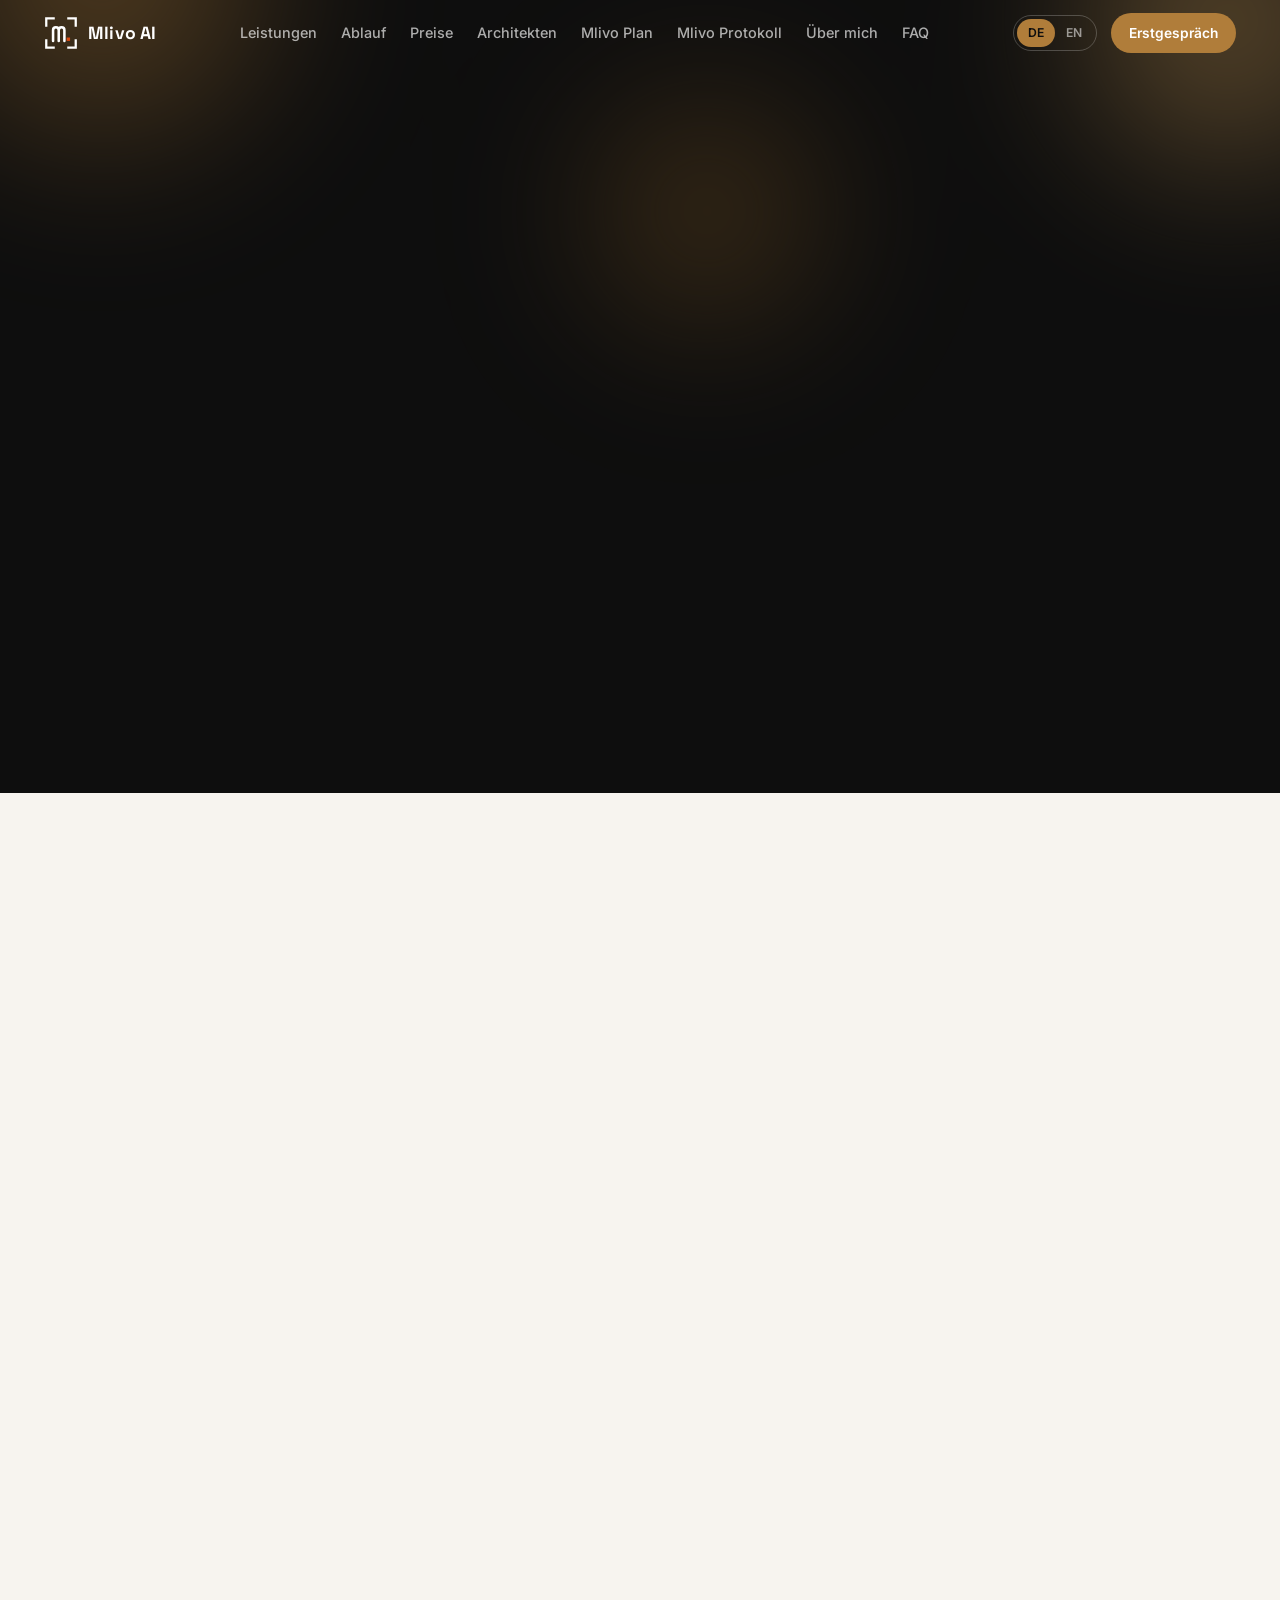
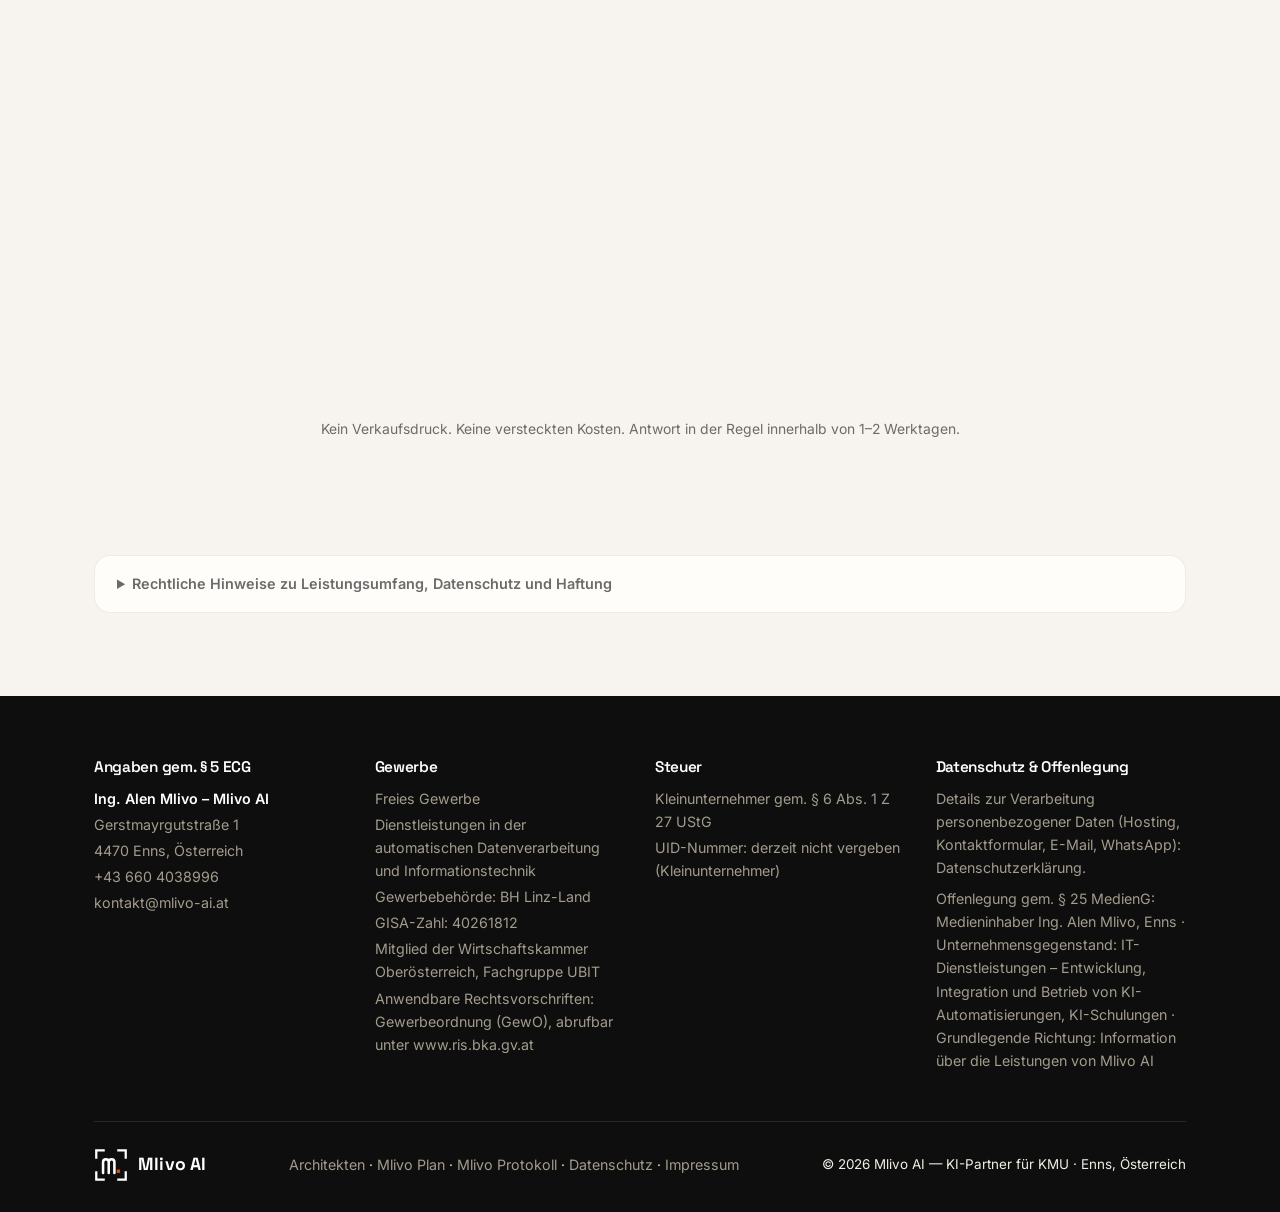
<file: impressum/index.html>
<!DOCTYPE html>
<html lang="de"><head><meta charset="UTF-8"><title>Impressum – Mlivo AI</title>
<meta name="robots" content="noindex,follow">
<link rel="canonical" href="https://mlivo-ai.at/#impressum">
<meta http-equiv="refresh" content="0; url=/#impressum">
</head><body><p>Weiter zum <a href="/#impressum">Impressum</a>.</p></body></html>
</file>
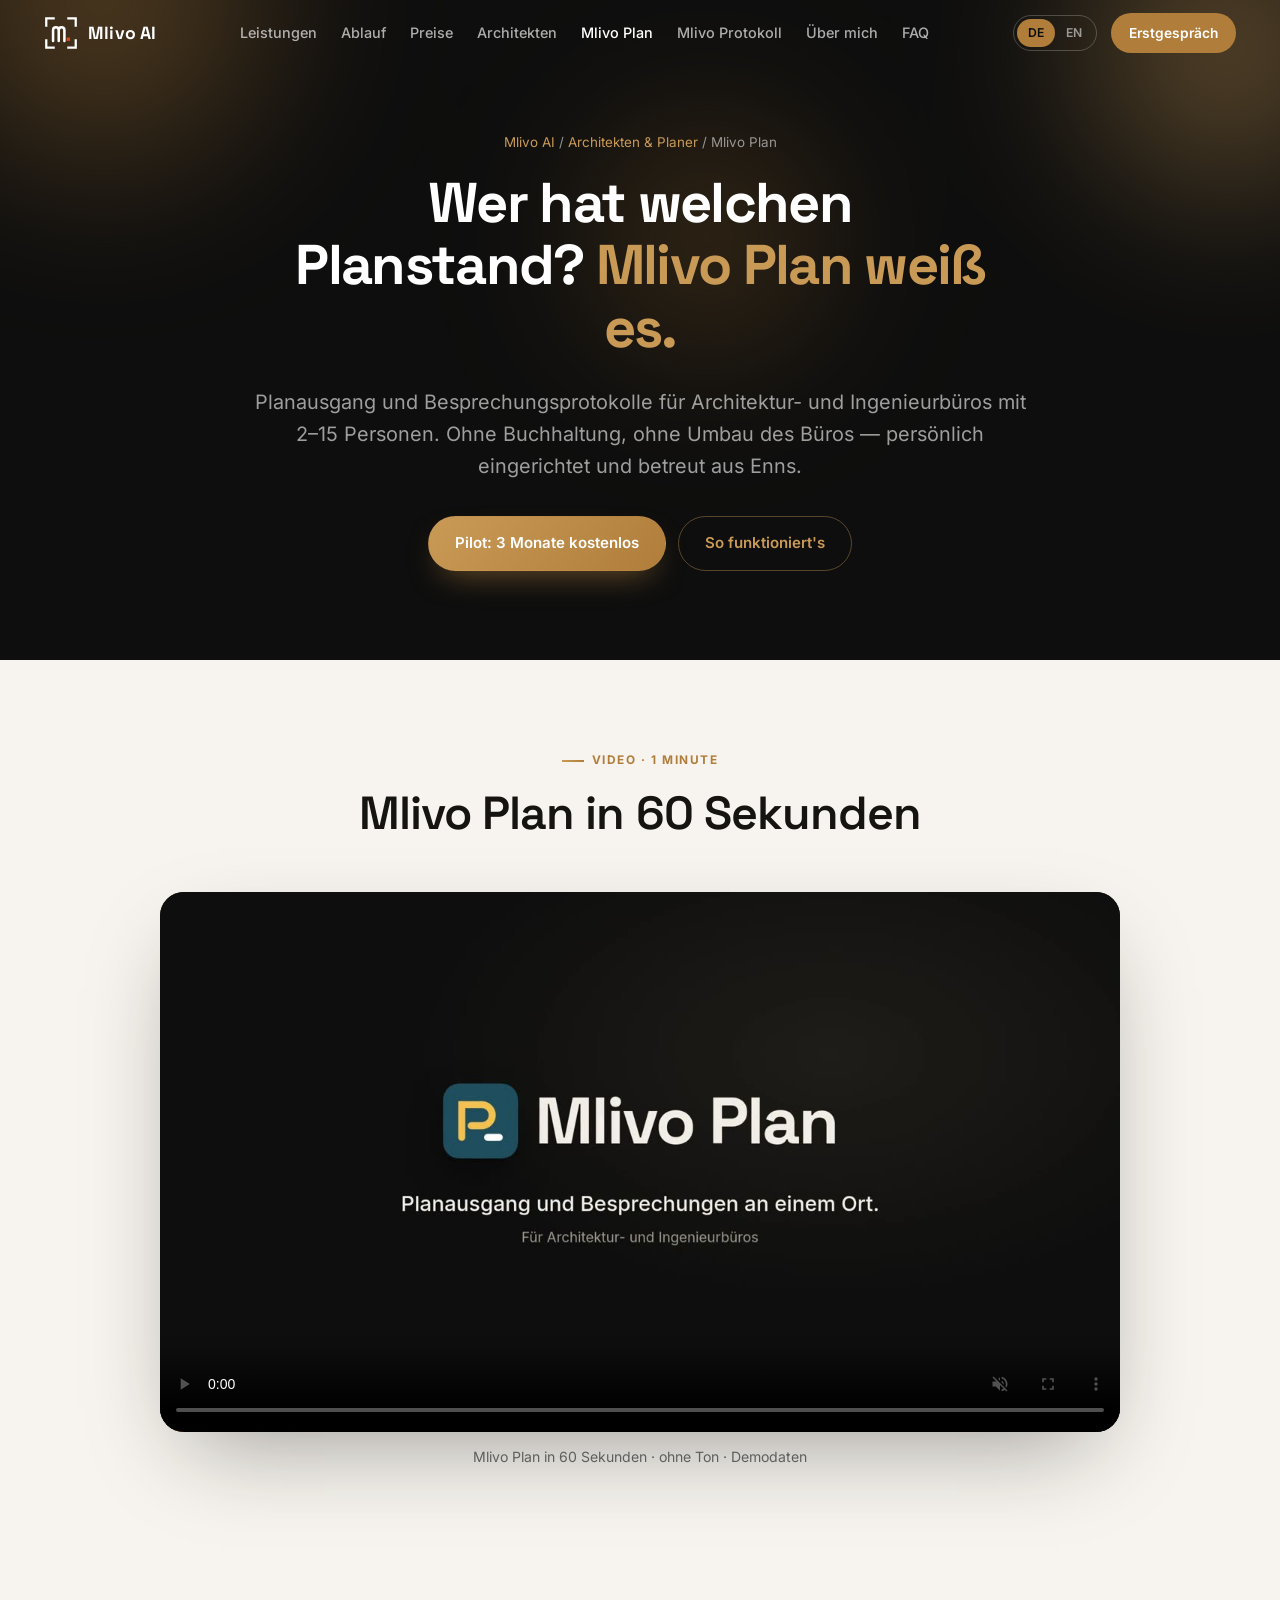
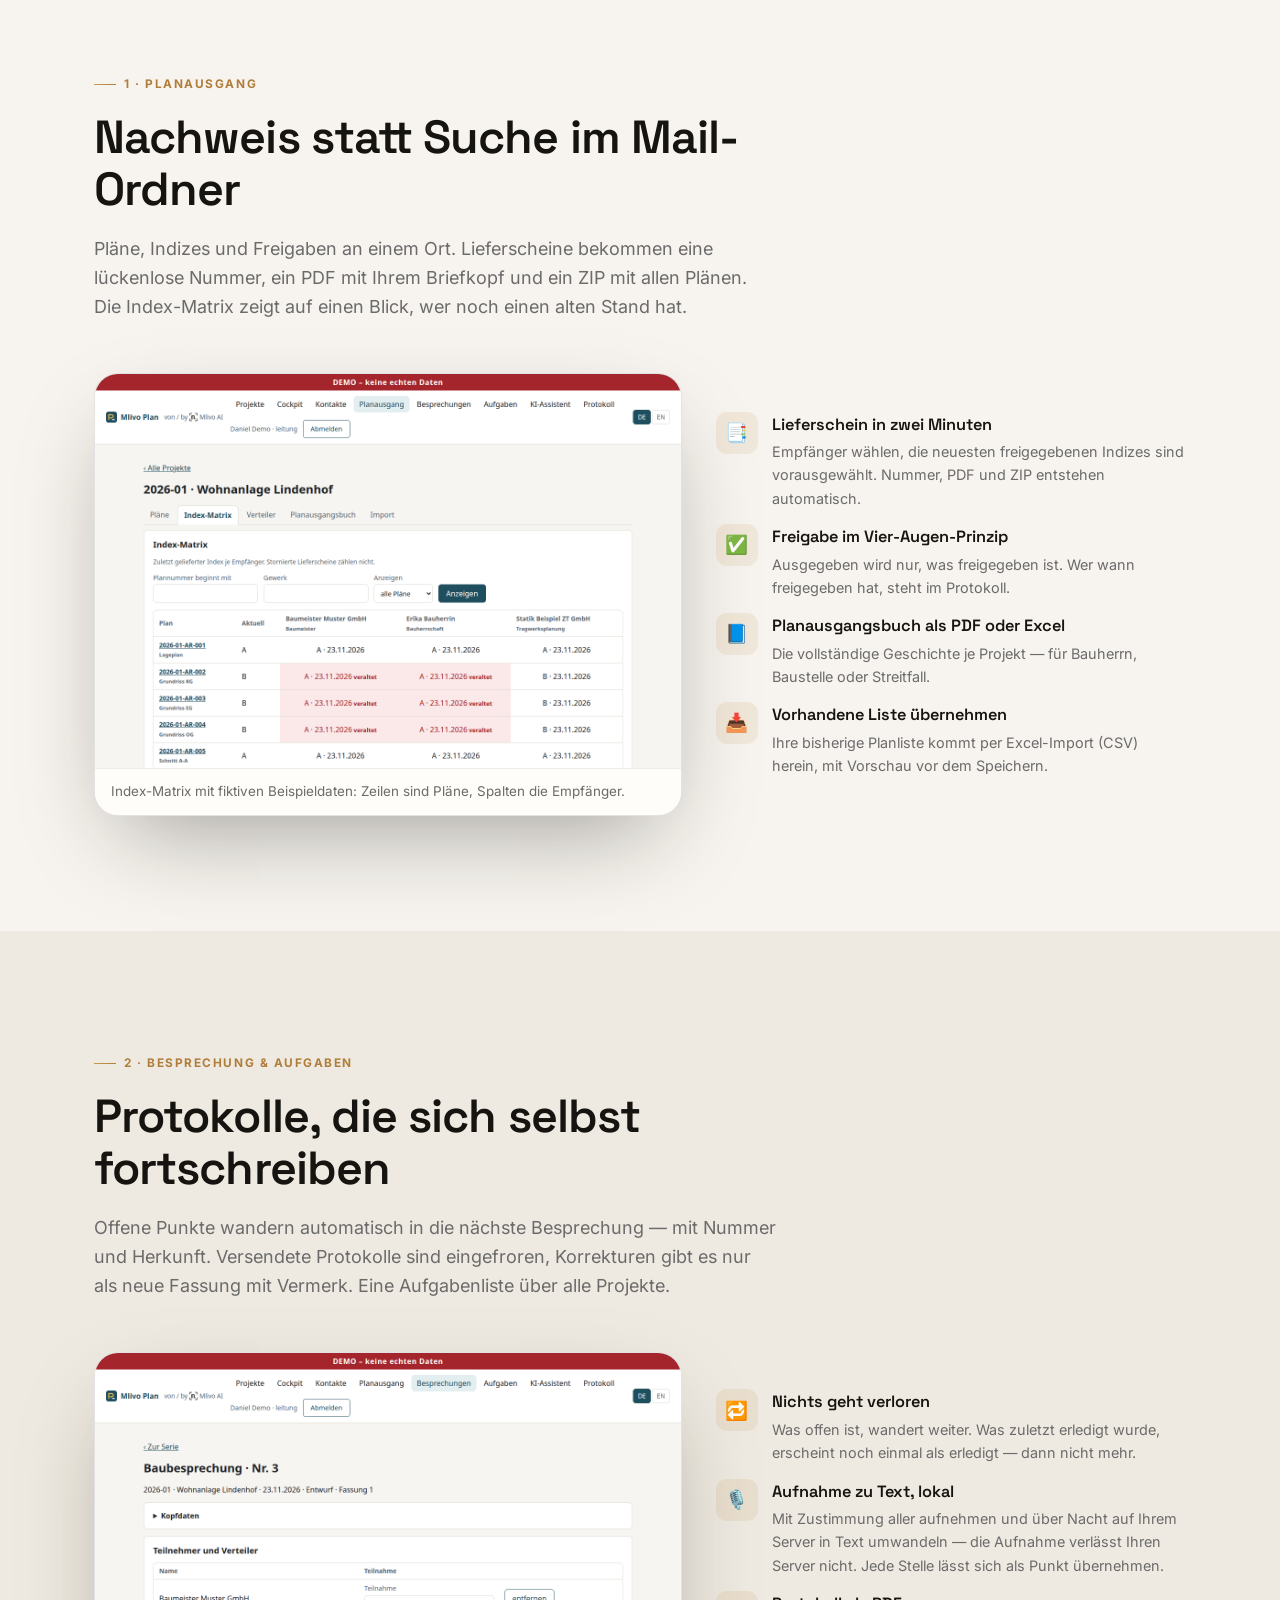
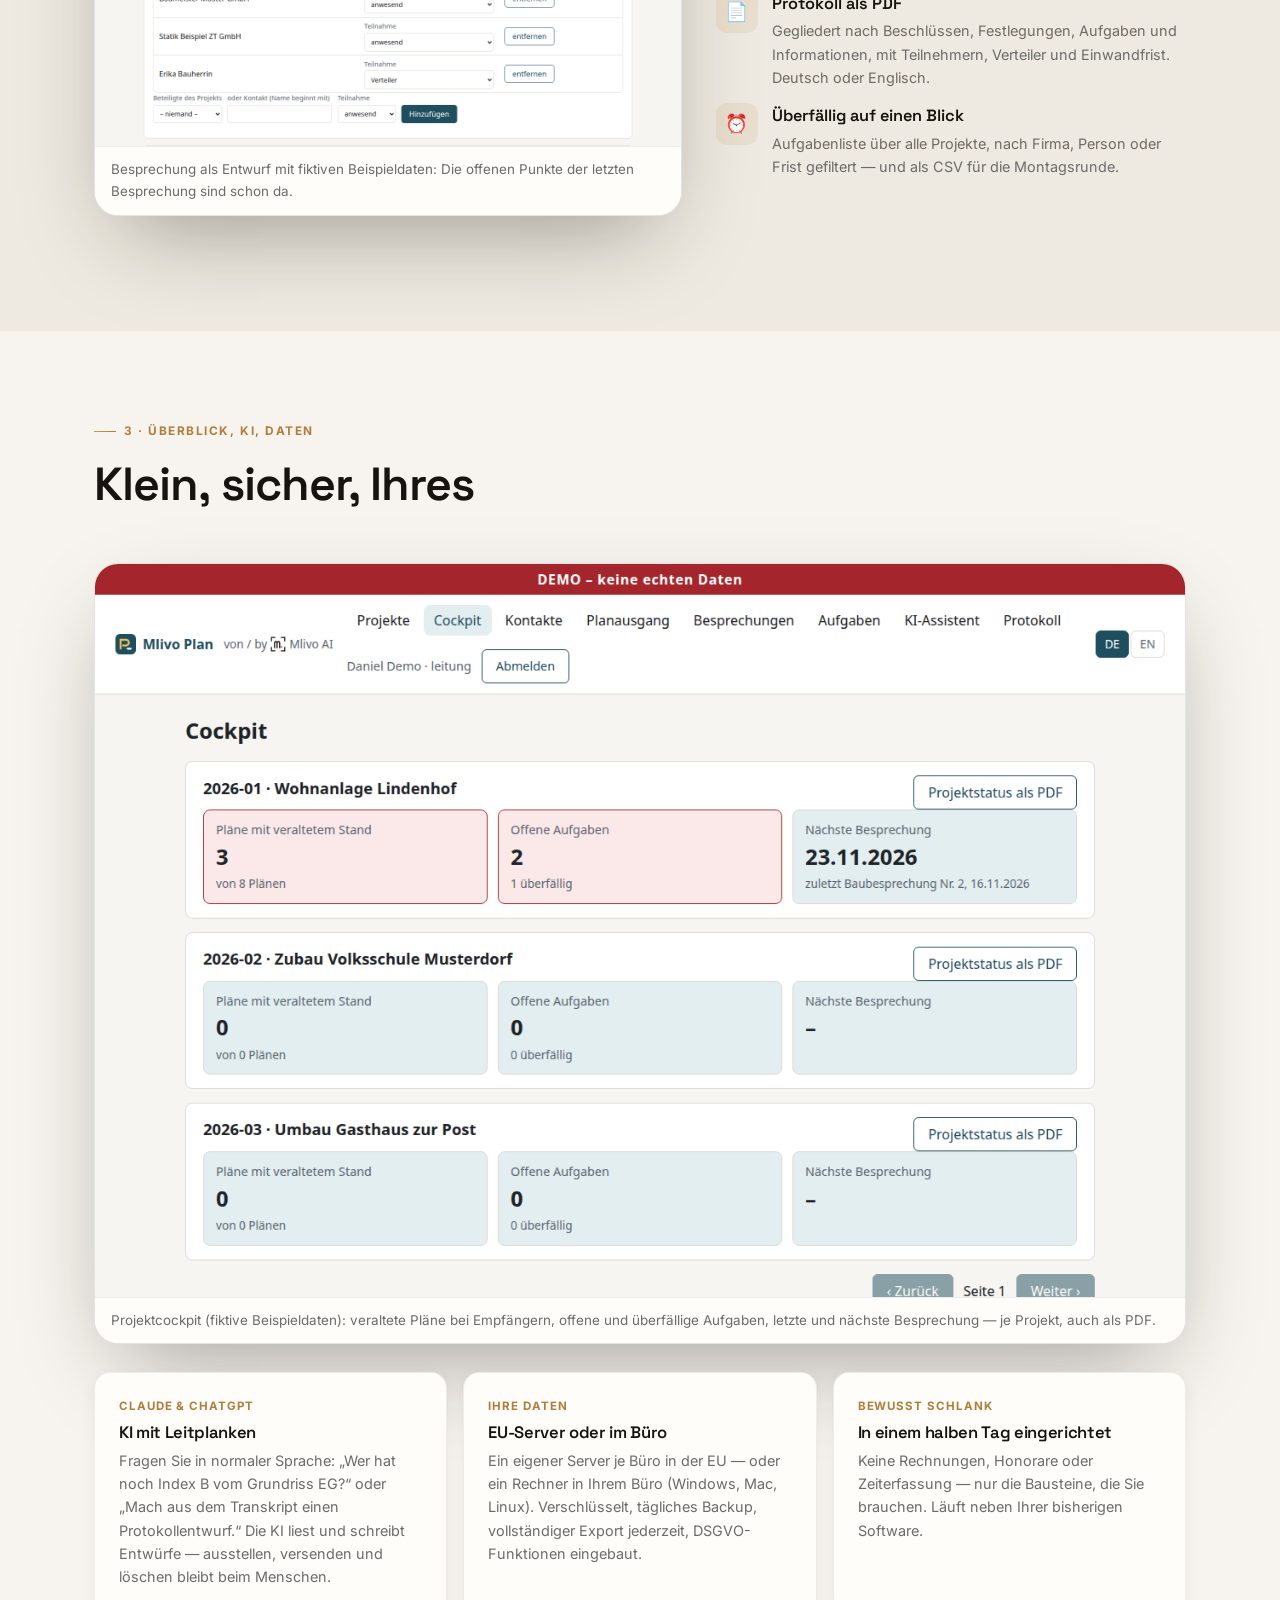
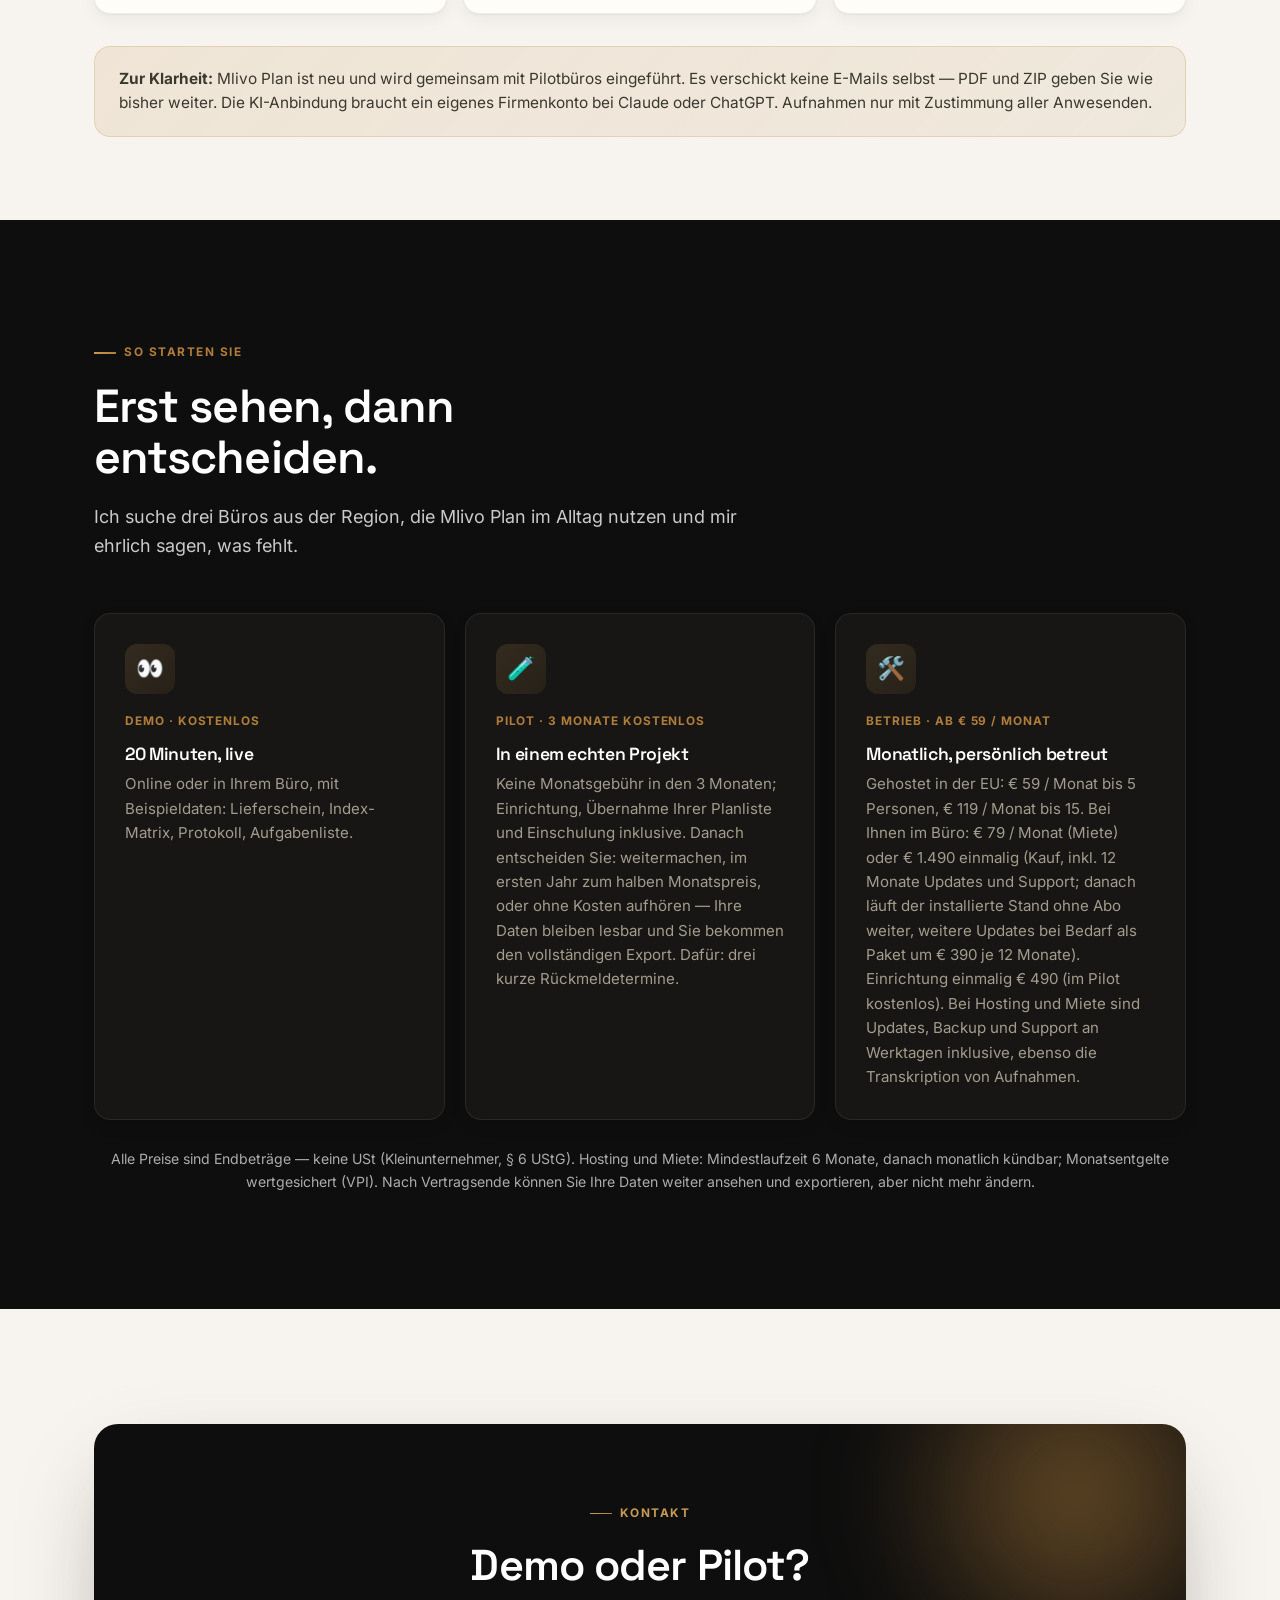
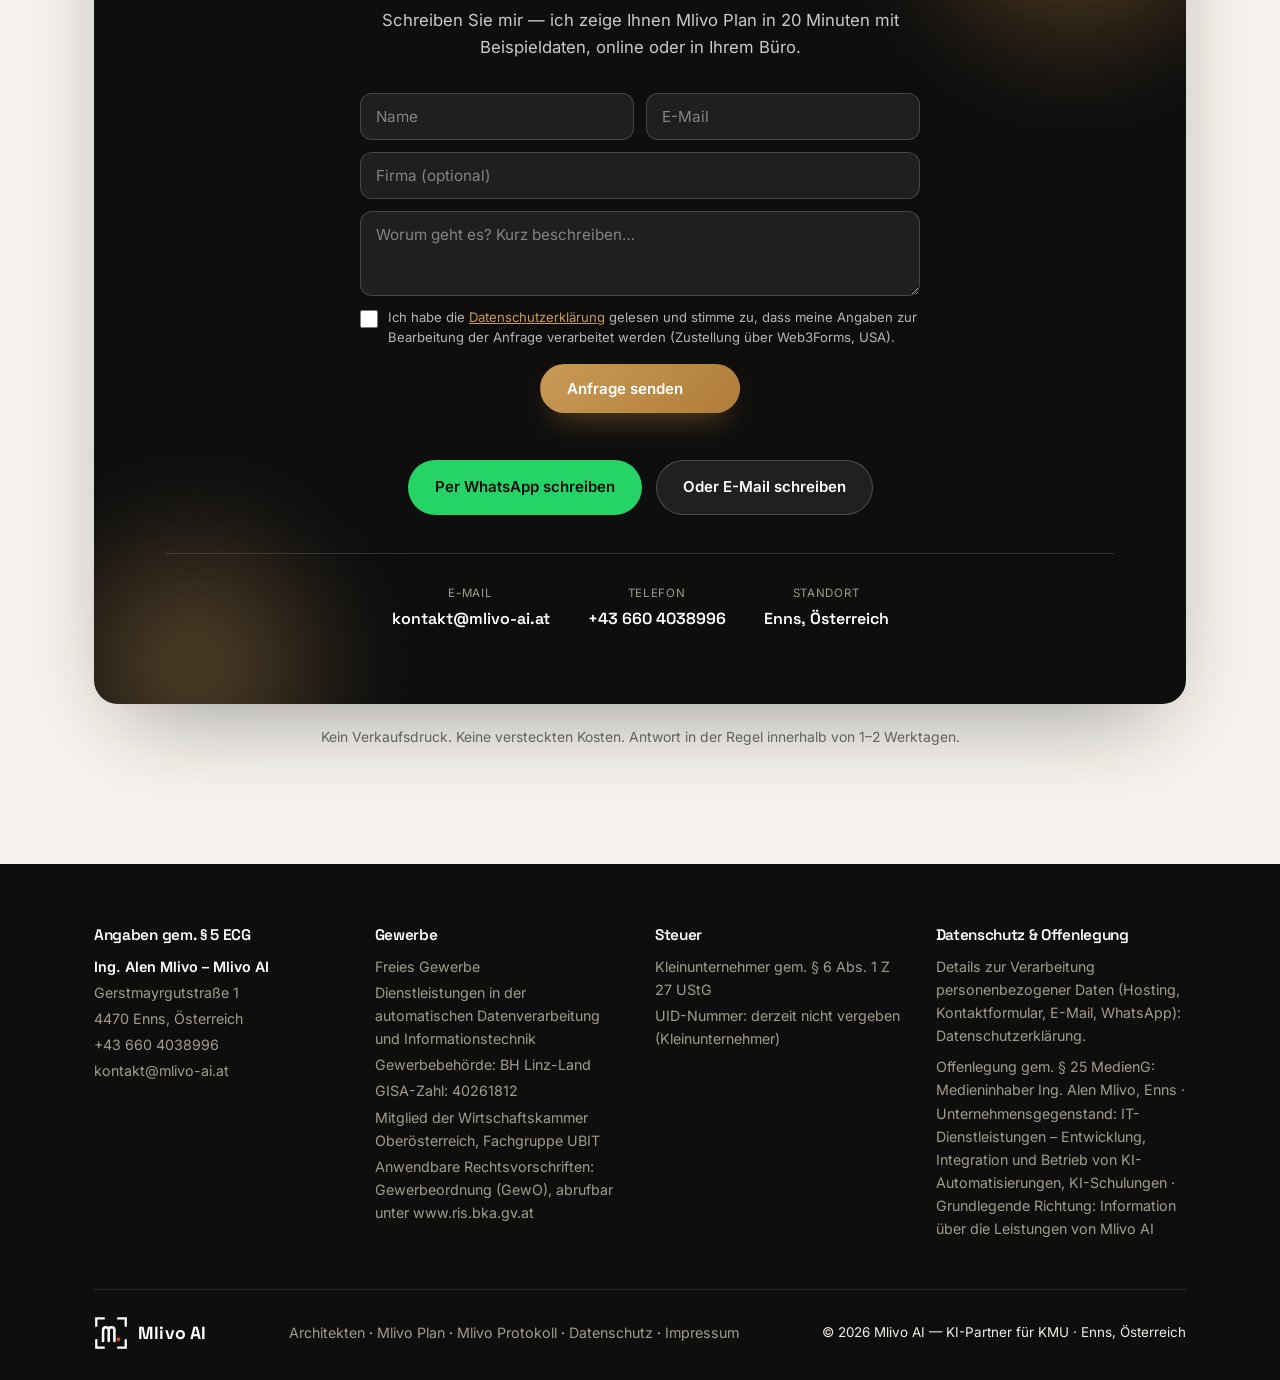
<file: plan/index.html>
<!DOCTYPE html>
<html lang="de" data-en-lang="en">
<head>
<meta charset="UTF-8" />
<meta name="viewport" content="width=device-width, initial-scale=1.0" />
<title data-en="Mlivo Plan – drawing issue and meeting minutes for planning offices | Mlivo AI">Mlivo Plan – Planausgang und Besprechungsprotokolle für Planungsbüros | Mlivo AI</title>
<meta name="description" content="Mlivo Plan: Planausgang mit Lieferscheinen und Index-Matrix, Besprechungsprotokolle mit Fortschreibung, Aufgabenliste und KI mit Leitplanken – für Architektur- und Ingenieurbüros mit 2–15 Personen. Pilot aus Enns." data-en-content="Mlivo Plan: drawing issue with transmittals and revision matrix, meeting minutes that carry forward, task list and AI with guard rails – for architecture and engineering practices with 2–15 people. Pilot from Enns, Austria." />
<meta name="theme-color" content="#0E0E0E" />
<meta name="robots" content="index,follow" />
<link rel="canonical" href="https://mlivo-ai.at/plan/" data-en-href="https://mlivo-ai.at/en/plan/" />
<link rel="alternate" hreflang="de" href="https://mlivo-ai.at/plan/" />
<link rel="alternate" hreflang="en" href="https://mlivo-ai.at/en/plan/" />
<link rel="alternate" hreflang="x-default" href="https://mlivo-ai.at/plan/" />
<meta property="og:type" content="website" />
<meta property="og:site_name" content="Mlivo AI" />
<meta property="og:locale" content="de_AT" data-en-content="en_US" />
<meta property="og:url" content="https://mlivo-ai.at/plan/" data-en-content="https://mlivo-ai.at/en/plan/" />
<meta property="og:title" content="Mlivo Plan – Planausgang &amp; Protokolle | Mlivo AI" data-en-content="Mlivo Plan – drawing issue &amp; minutes | Mlivo AI" />
<meta property="og:description" content="Wer hat welchen Planstand? Planausgang und Protokolle für Planungsbüros – Pilot: 3 Monate kostenlos." data-en-content="Who has which drawing revision? Drawing issue and minutes for planning offices – pilot: 3 months free." />
<meta property="og:image" content="https://mlivo-ai.at/plan/planausgang-matrix.png" />
<meta property="og:image:alt" content="Index-Matrix von Mlivo Plan mit Beispieldaten" data-en-content="Mlivo Plan revision matrix with sample data" />
<meta name="twitter:card" content="summary_large_image" />
<link rel="icon" href="/favicon.svg" type="image/svg+xml" />
<link rel="preload" href="/fonts/inter-latin.woff2" as="font" type="font/woff2" crossorigin>
<link rel="preload" href="/fonts/space-grotesk-latin.woff2" as="font" type="font/woff2" crossorigin>
<link rel="stylesheet" href="/assets/site.css?v=20261126c" />
<script>document.documentElement.classList.add('js')</script>
<!--ld:start--><script type="application/ld+json">
{
  "@context": "https://schema.org",
  "@graph": [
    {
      "@type": "ProfessionalService",
      "@id": "https://mlivo-ai.at/#business",
      "name": "Mlivo AI",
      "url": "https://mlivo-ai.at/",
      "telephone": "+436604038996",
      "email": "kontakt@mlivo-ai.at",
      "image": "https://mlivo-ai.at/stadtturm-enns.jpg",
      "logo": "https://mlivo-ai.at/favicon.svg",
      "priceRange": "€ 590 – € 7.090",
      "address": {
        "@type": "PostalAddress",
        "streetAddress": "Gerstmayrgutstraße 1",
        "postalCode": "4470",
        "addressLocality": "Enns",
        "addressRegion": "Oberösterreich",
        "addressCountry": "AT"
      },
      "areaServed": [
        "Linz",
        "Linz-Land",
        "Enns",
        "Oberösterreich"
      ],
      "founder": {
        "@type": "Person",
        "name": "Alen Mlivo",
        "honorificPrefix": "Ing."
      },
      "description": "KI-Partner für kleine und mittlere Betriebe im Raum Linz und Enns: KI-Workshops, KI-Assessment, Begleitung bei der Umsetzung, KI-Agenten sowie KI für Architekten (CAD per MCP, 4D-Bauablauf).",
      "knowsAbout": [
        "KI-Schulung",
        "KI-Assessment",
        "KI-Agenten",
        "Automatisierung",
        "n8n",
        "Make.com",
        "MCP-Connectoren",
        "FreeCAD",
        "KI für Architekten",
        "4D-Bauablaufvisualisierung"
      ]
    },
    {
      "@type": "SoftwareApplication",
      "name": "Mlivo Plan",
      "applicationCategory": "BusinessApplication",
      "operatingSystem": "Windows, macOS, Linux",
      "description": "Planausgang und Besprechungsprotokolle für Architektur- und Ingenieurbüros",
      "provider": {
        "@id": "https://mlivo-ai.at/#business"
      },
      "areaServed": "Oberösterreich",
      "offers": {
        "@type": "AggregateOffer",
        "priceCurrency": "EUR",
        "lowPrice": "29",
        "highPrice": "1490",
        "offerCount": 5
      }
    }
  ]
}
</script><!--ld:end-->
</head>
<body>
<a class="skip" href="#main" data-en="Skip to content">Zum Inhalt springen</a>
<div class="progress" id="progress"></div>

<header class="nav" id="nav">
  <div class="nav-inner">
    <a href="/" data-en-href="/en/" class="brand" aria-label="Mlivo AI – Startseite" data-en-aria="Mlivo AI – home"><svg class="mark" viewBox="0 0 120 120" aria-hidden="true" focusable="false"><path d="M8 34 V8 H34 M86 8 H112 V34 M112 86 V112 H86 M34 112 H8 V86" fill="none" stroke="currentColor" stroke-width="8" stroke-linecap="square"/><path d="M32 88 V50 Q32 40 42 40 Q52 40 52 50 V88 M52 50 Q52 40 62 40 Q72 40 72 50 V88" fill="none" stroke="currentColor" stroke-width="9" stroke-linecap="round" stroke-linejoin="round"/><rect x="80" y="76" width="12" height="12" fill="#D9480F"/></svg>Mlivo AI</a>
    <nav class="nav-links" id="navLinks">
      <a href="/#leistungen" data-en-href="/en/#leistungen" data-en="Services">Leistungen</a>
      <a href="/#ablauf" data-en-href="/en/#ablauf" data-en="How it works">Ablauf</a>
      <a href="/#preise" data-en-href="/en/#preise" data-en="Prices">Preise</a>
      <a href="/architekten/" data-en-href="/en/architects/" data-en="Architects">Architekten</a>
      <a href="/plan/" data-en-href="/en/plan/" class="cur">Mlivo Plan</a>
      <a href="/protokoll/" data-en-href="/en/protocol/">Mlivo Protokoll</a>
      <a href="/#about" data-en-href="/en/#about" data-en="About me">Über mich</a>
      <a href="/#faq" data-en-href="/en/#faq" data-en="FAQ">FAQ</a>
    </nav>
    <div class="nav-right">
      <div class="lang-toggle" role="group" aria-label="Sprache" data-en-aria="Language">
        <a class="btn-lang active" href="/plan/" data-en-class="btn-lang" hreflang="de" lang="de">DE</a>
        <a class="btn-lang" href="/en/plan/" data-en-class="btn-lang active" hreflang="en" lang="en">EN</a>
      </div>
      <a href="#contact" class="nav-cta" data-en="Free intro call">Erstgespräch</a>
      <button class="burger" id="burger" aria-expanded="false" aria-controls="navLinks" aria-label="Menü" data-en-aria="Menu"><span></span><span></span><span></span></button>
    </div>
  </div>
</header>

<main id="top">
<div id="main" tabindex="-1"></div>

<!-- HERO -->
<section class="hero sub">
  <div class="mesh"><span class="blob b1"></span><span class="blob b2"></span><span class="blob b3"></span></div>
  <div class="wrap hero-inner">
    <div class="crumbs reveal"><a href="/" data-en-href="/en/">Mlivo AI</a> / <a href="/architekten/" data-en-href="/en/architects/" data-en="Architects &amp; planners">Architekten &amp; Planer</a> / <span>Mlivo Plan</span></div>
    <h1 class="reveal d1"><span data-en="Who has which drawing revision?">Wer hat welchen Planstand?</span> <span class="grad" data-en="Mlivo Plan knows.">Mlivo Plan weiß es.</span></h1>
    <p class="sub reveal d2" data-en="Drawing issue and meeting minutes for architecture and engineering practices with 2–15 people. No accounting, no rebuilding your office — set up and supported in person from Enns.">Planausgang und Besprechungsprotokolle für Architektur- und Ingenieurbüros mit 2–15 Personen. Ohne Buchhaltung, ohne Umbau des Büros — persönlich eingerichtet und betreut aus Enns.</p>
    <div class="jump reveal d3">
      <a href="#pilot" class="btn btn-primary" data-en="Pilot: 3 months free">Pilot: 3 Monate kostenlos</a>
      <a href="#planausgang" class="btn btn-outline-gold" data-en="See how it works">So funktioniert's</a>
    </div>
  </div>
</section>

<!-- VIDEO -->
<section class="section tight" id="video">
  <div class="wrap">
    <div class="head-block center reveal">
      <span class="eyebrow center" data-en="Video · 1 minute">Video · 1 Minute</span>
      <h2 class="h-sec center" data-en="Mlivo Plan in 60 seconds">Mlivo Plan in 60 Sekunden</h2>
    </div>
    <div class="pvid reveal">
      <video src="/plan/mlivo-plan-de.mp4" data-en-src="/plan/mlivo-plan-en.mp4" poster="/plan/video-poster-de.jpg" data-en-poster="/plan/video-poster-en.jpg" controls muted playsinline preload="none" data-autoplay aria-label="Video: Mlivo Plan in 60 Sekunden" data-en-aria="Video: Mlivo Plan in 60 seconds"></video>
    </div>
    <p class="pvid-cap reveal" data-en="Mlivo Plan in 60 seconds · no sound · demo data">Mlivo Plan in 60 Sekunden · ohne Ton · Demodaten</p>
  </div>
</section>

<!-- PLANAUSGANG -->
<section class="section" id="planausgang">
  <div class="wrap">
    <div class="head-block reveal">
      <span class="eyebrow" data-en="1 · Drawing issue">1 · Planausgang</span>
      <h2 class="h-sec" style="max-width:24ch" data-en="Proof instead of searching through email folders">Nachweis statt Suche im Mail-Ordner</h2>
      <p class="lead" data-en="Drawings, revisions and approvals in one place. Transmittals get a gap-free number, a PDF with your letterhead and a ZIP of all drawings. The revision matrix shows at a glance which recipient still has an old revision.">Pläne, Indizes und Freigaben an einem Ort. Lieferscheine bekommen eine lückenlose Nummer, ein PDF mit Ihrem Briefkopf und ein ZIP mit allen Plänen. Die Index-Matrix zeigt auf einen Blick, wer noch einen alten Stand hat.</p>
    </div>
    <div class="cad-grid">
      <figure class="cad-shot reveal">
        <a href="/plan/planausgang-matrix.png" data-en-href="/plan/planausgang-matrix-en.png" target="_blank" rel="noopener"><img src="/plan/planausgang-matrix.png" data-en-src="/plan/planausgang-matrix-en.png" alt="Index-Matrix: Pläne und Empfänger, veraltete Stände markiert" data-en-alt="Revision matrix: drawings and recipients, outdated revisions highlighted" width="1280" height="860" loading="lazy" decoding="async"/></a>
        <figcaption data-en="Revision matrix with fictional sample data: rows are drawings, columns are recipients.">Index-Matrix mit fiktiven Beispieldaten: Zeilen sind Pläne, Spalten die Empfänger.</figcaption>
      </figure>
      <div class="reveal d1">
        <div class="cad-pts">
          <div class="pt"><div class="ic">📑</div><div><h5 data-en="Transmittal in two minutes">Lieferschein in zwei Minuten</h5><p data-en="Pick recipients, the latest approved revisions are pre-selected. Number, PDF and ZIP are created automatically.">Empfänger wählen, die neuesten freigegebenen Indizes sind vorausgewählt. Nummer, PDF und ZIP entstehen automatisch.</p></div></div>
          <div class="pt"><div class="ic">✅</div><div><h5 data-en="Four-eyes approval">Freigabe im Vier-Augen-Prinzip</h5><p data-en="Only approved revisions can be issued. Who approved what and when is logged.">Ausgegeben wird nur, was freigegeben ist. Wer wann freigegeben hat, steht im Protokoll.</p></div></div>
          <div class="pt"><div class="ic">📘</div><div><h5 data-en="Drawing register as PDF or Excel">Planausgangsbuch als PDF oder Excel</h5><p data-en="The complete history per project — for the client, the site or a dispute.">Die vollständige Geschichte je Projekt — für Bauherrn, Baustelle oder Streitfall.</p></div></div>
          <div class="pt"><div class="ic">📥</div><div><h5 data-en="Bring your existing list">Vorhandene Liste übernehmen</h5><p data-en="Import your current drawing list from Excel (CSV) with a preview before anything is saved.">Ihre bisherige Planliste kommt per Excel-Import (CSV) herein, mit Vorschau vor dem Speichern.</p></div></div>
        </div>
      </div>
    </div>
  </div>
</section>

<!-- BESPRECHUNG -->
<section class="section" id="besprechung" style="background:var(--bg-soft)">
  <div class="wrap">
    <div class="head-block reveal">
      <span class="eyebrow" data-en="2 · Meetings &amp; tasks">2 · Besprechung &amp; Aufgaben</span>
      <h2 class="h-sec" style="max-width:24ch" data-en="Minutes that carry themselves forward">Protokolle, die sich selbst fortschreiben</h2>
      <p class="lead" data-en="Open items move into the next meeting automatically — with their number and origin. Once sent, minutes are frozen; corrections only as a new version with a note. One task list across all projects.">Offene Punkte wandern automatisch in die nächste Besprechung — mit Nummer und Herkunft. Versendete Protokolle sind eingefroren, Korrekturen gibt es nur als neue Fassung mit Vermerk. Eine Aufgabenliste über alle Projekte.</p>
    </div>
    <div class="cad-grid">
      <figure class="cad-shot reveal">
        <a href="/plan/besprechung-entwurf.png" data-en-href="/plan/besprechung-entwurf-en.png" target="_blank" rel="noopener"><img src="/plan/besprechung-entwurf.png" data-en-src="/plan/besprechung-entwurf-en.png" alt="Besprechung als Entwurf mit übernommenen offenen Punkten" data-en-alt="Meeting draft with carried-over open items" width="1280" height="860" loading="lazy" decoding="async"/></a>
        <figcaption data-en="Meeting draft with fictional sample data: open items from the previous meeting are already there.">Besprechung als Entwurf mit fiktiven Beispieldaten: Die offenen Punkte der letzten Besprechung sind schon da.</figcaption>
      </figure>
      <div class="reveal d1">
        <div class="cad-pts">
          <div class="pt"><div class="ic">🔁</div><div><h5 data-en="Nothing gets lost">Nichts geht verloren</h5><p data-en="Whatever is open moves on. What was completed last time appears once more as done — then it disappears.">Was offen ist, wandert weiter. Was zuletzt erledigt wurde, erscheint noch einmal als erledigt — dann nicht mehr.</p></div></div>
          <div class="pt"><div class="ic">🎙&#xFE0F;</div><div><h5 data-en="Recording to text, locally">Aufnahme zu Text, lokal</h5><p data-en="With everyone's consent, record the meeting and have it transcribed overnight on your own server — the recording never leaves your server. Each passage can become an item.">Mit Zustimmung aller aufnehmen und über Nacht auf Ihrem Server in Text umwandeln — die Aufnahme verlässt Ihren Server nicht. Jede Stelle lässt sich als Punkt übernehmen.</p></div></div>
          <div class="pt"><div class="ic">📄</div><div><h5 data-en="Minutes as PDF">Protokoll als PDF</h5><p data-en="Grouped by decisions, agreements, actions and information, with attendees, distribution list and objection notice. German or English.">Gegliedert nach Beschlüssen, Festlegungen, Aufgaben und Informationen, mit Teilnehmern, Verteiler und Einwandfrist. Deutsch oder Englisch.</p></div></div>
          <div class="pt"><div class="ic">⏰</div><div><h5 data-en="Overdue at a glance">Überfällig auf einen Blick</h5><p data-en="Task list across all projects, filtered by company, person or due date — and as CSV for the Monday meeting.">Aufgabenliste über alle Projekte, nach Firma, Person oder Frist gefiltert — und als CSV für die Montagsrunde.</p></div></div>
        </div>
      </div>
    </div>
  </div>
</section>

<!-- COCKPIT, KI, DATEN -->
<section class="section tight" id="mehr">
  <div class="wrap">
    <div class="head-block reveal">
      <span class="eyebrow" data-en="3 · Overview, AI, data">3 · Überblick, KI, Daten</span>
      <h2 class="h-sec" data-en="Small, safe, yours">Klein, sicher, Ihres</h2>
    </div>
    <figure class="cad-shot reveal" style="margin-bottom:28px">
      <a href="/plan/cockpit.png" data-en-href="/plan/cockpit-en.png" target="_blank" rel="noopener"><img src="/plan/cockpit.png" data-en-src="/plan/cockpit-en.png" alt="Projektcockpit mit veralteten Plänen, offenen und überfälligen Aufgaben je Projekt" data-en-alt="Project cockpit with outdated drawings, open and overdue tasks per project" width="1280" height="860" loading="lazy" decoding="async"/></a>
      <figcaption data-en="Project cockpit (fictional sample data): outdated drawings at recipients, open and overdue tasks, last and next meeting — per project, also as PDF.">Projektcockpit (fiktive Beispieldaten): veraltete Pläne bei Empfängern, offene und überfällige Aufgaben, letzte und nächste Besprechung — je Projekt, auch als PDF.</figcaption>
    </figure>
    <div class="ex-grid">
      <div class="ex reveal"><div class="who" data-en="Claude &amp; ChatGPT">Claude &amp; ChatGPT</div><h4 data-en="AI with guard rails">KI mit Leitplanken</h4><p data-en="Ask in plain language: “Who still has revision B of the ground-floor plan?” or “Turn the transcript into draft minutes.” The AI reads and drafts — issuing, sending and deleting stay with people.">Fragen Sie in normaler Sprache: „Wer hat noch Index B vom Grundriss EG?“ oder „Mach aus dem Transkript einen Protokollentwurf.“ Die KI liest und schreibt Entwürfe — ausstellen, versenden und löschen bleibt beim Menschen.</p></div>
      <div class="ex reveal d1"><div class="who" data-en="Your data">Ihre Daten</div><h4 data-en="EU server or in your office">EU-Server oder im Büro</h4><p data-en="A dedicated server per office in the EU — or a computer in your office (Windows, Mac, Linux). Encrypted, daily backup, full export at any time, GDPR functions built in.">Ein eigener Server je Büro in der EU — oder ein Rechner in Ihrem Büro (Windows, Mac, Linux). Verschlüsselt, tägliches Backup, vollständiger Export jederzeit, DSGVO-Funktionen eingebaut.</p></div>
      <div class="ex reveal d2"><div class="who" data-en="Deliberately lean">Bewusst schlank</div><h4 data-en="Set up in half a day">In einem halben Tag eingerichtet</h4><p data-en="No invoices, fees or time tracking — only the modules you need. It runs alongside your existing software.">Keine Rechnungen, Honorare oder Zeiterfassung — nur die Bausteine, die Sie brauchen. Läuft neben Ihrer bisherigen Software.</p></div>
    </div>
    <div class="note-band reveal" data-en-html="&lt;b&gt;To be clear:&lt;/b&gt; Mlivo Plan is new and is being introduced together with pilot offices. It sends no emails itself — PDF and ZIP are passed on as before. The AI connection needs your own business account with Claude or ChatGPT. Recordings only with the consent of everyone present."><b>Zur Klarheit:</b> Mlivo Plan ist neu und wird gemeinsam mit Pilotbüros eingeführt. Es verschickt keine E-Mails selbst — PDF und ZIP geben Sie wie bisher weiter. Die KI-Anbindung braucht ein eigenes Firmenkonto bei Claude oder ChatGPT. Aufnahmen nur mit Zustimmung aller Anwesenden.</div>
  </div>
</section>

<!-- PILOT -->
<section class="section section-dark" id="pilot">
  <div class="wrap">
    <div class="head-block reveal">
      <span class="eyebrow" data-en="How to start">So starten Sie</span>
      <h2 class="h-sec" data-en="First see it, then decide.">Erst sehen, dann entscheiden.</h2>
      <p class="lead" data-en="I am looking for three offices from the region to use Mlivo Plan in everyday work and tell me honestly what is missing.">Ich suche drei Büros aus der Region, die Mlivo Plan im Alltag nutzen und mir ehrlich sagen, was fehlt.</p>
    </div>
    <div class="grid g3">
      <div class="card reveal"><div class="ico">👀</div><div class="tagline" data-en="Demo · free">Demo · kostenlos</div><h4 data-en="20 minutes, live">20 Minuten, live</h4><p data-en="Online or in your office, with sample data: transmittal, revision matrix, minutes, task list.">Online oder in Ihrem Büro, mit Beispieldaten: Lieferschein, Index-Matrix, Protokoll, Aufgabenliste.</p></div>
      <div class="card reveal d1"><div class="ico">🧪</div><div class="tagline" data-en="Pilot · 3 months free">Pilot · 3 Monate kostenlos</div><h4 data-en="In a live project">In einem echten Projekt</h4><p data-en="No monthly fee for the 3 months; setup, import of your drawing list and training included. Afterwards you decide: continue at half the monthly fee for the first year, or stop at no cost — your data stays readable and you get a full export. In return: three short feedback calls.">Keine Monatsgebühr in den 3 Monaten; Einrichtung, Übernahme Ihrer Planliste und Einschulung inklusive. Danach entscheiden Sie: weitermachen, im ersten Jahr zum halben Monatspreis, oder ohne Kosten aufhören — Ihre Daten bleiben lesbar und Sie bekommen den vollständigen Export. Dafür: drei kurze Rückmeldetermine.</p></div>
      <div class="card reveal d2"><div class="ico">🛠&#xFE0F;</div><div class="tagline" data-en="Operation · from €&nbsp;59 / month">Betrieb · ab €&nbsp;59 / Monat</div><h4 data-en="Monthly, personally supported">Monatlich, persönlich betreut</h4><p data-en="Hosted in the EU: €&nbsp;59 / month up to 5 people, €&nbsp;119 / month up to 15. In your office: €&nbsp;79 / month (rent) or €&nbsp;1,490 one-off (purchase, incl. 12 months of updates and support; after that the installed version keeps running without a subscription, further updates as a package for €&nbsp;390 per 12 months when you want them). One-off setup €&nbsp;490 (free in the pilot). With hosting and rent, updates, backup and support on working days are included; transcription of recordings too.">Gehostet in der EU: €&nbsp;59 / Monat bis 5 Personen, €&nbsp;119 / Monat bis 15. Bei Ihnen im Büro: €&nbsp;79 / Monat (Miete) oder €&nbsp;1.490 einmalig (Kauf, inkl. 12 Monate Updates und Support; danach läuft der installierte Stand ohne Abo weiter, weitere Updates bei Bedarf als Paket um €&nbsp;390 je 12 Monate). Einrichtung einmalig €&nbsp;490 (im Pilot kostenlos). Bei Hosting und Miete sind Updates, Backup und Support an Werktagen inklusive, ebenso die Transkription von Aufnahmen.</p></div>
    </div>
    <p class="price-meta reveal" data-en="All prices are final amounts — no VAT (small business, § 6 UStG). Hosting and rent: minimum term 6 months, then cancellable monthly; monthly fees index-linked (CPI). When a contract ends, you can still view and export your data, but no longer edit it.">Alle Preise sind Endbeträge — keine USt (Kleinunternehmer, § 6 UStG). Hosting und Miete: Mindestlaufzeit 6 Monate, danach monatlich kündbar; Monatsentgelte wertgesichert (VPI). Nach Vertragsende können Sie Ihre Daten weiter ansehen und exportieren, aber nicht mehr ändern.</p>
  </div>
</section>

<!-- KONTAKT -->
<section class="section" id="contact">
  <div class="wrap">
    <div class="contact-card reveal">
      <div class="glow"></div><div class="glow2"></div>
      <div class="inner">
        <span class="eyebrow center" style="color:var(--gold-lt)" data-en="Contact">Kontakt</span>
        <h2 data-en="Demo or pilot?">Demo oder Pilot?</h2>
        <p data-en="Write to me — I will show you Mlivo Plan in 20 minutes with sample data, online or in your office.">Schreiben Sie mir — ich zeige Ihnen Mlivo Plan in 20 Minuten mit Beispieldaten, online oder in Ihrem Büro.</p>
        <form id="leadForm" class="lead-form">
          <input type="hidden" name="access_key" value="fd4c4625-aea0-47f0-8748-b4852d9a4cf7">
          <input type="hidden" name="subject" value="Anfrage Mlivo Plan über mlivo-ai.at" data-en-value="Mlivo Plan inquiry via mlivo-ai.at/en">
          <input type="checkbox" name="botcheck" class="lf-hp" tabindex="-1" autocomplete="off">
          <div class="lf-row">
            <input name="name" required placeholder="Name" data-en-ph="Name" aria-label="Name">
            <input name="email" type="email" required placeholder="E-Mail" data-en-ph="Email" aria-label="E-Mail" data-en-aria="Email">
          </div>
          <input name="firma" placeholder="Firma (optional)" data-en-ph="Company (optional)" aria-label="Firma" data-en-aria="Company">
          <textarea name="nachricht" rows="3" required placeholder="Worum geht es? Kurz beschreiben…" data-en-ph="What's it about? Briefly…" aria-label="Nachricht" data-en-aria="Message"></textarea>
          <label class="lf-consent"><input type="checkbox" name="datenschutz" value="zugestimmt" required><span data-en-html="I have read the &lt;a href='/datenschutz/'&gt;privacy policy&lt;/a&gt; and agree that my details are processed to handle my inquiry (delivered via Web3Forms, USA).">Ich habe die <a href="/datenschutz/">Datenschutzerklärung</a> gelesen und stimme zu, dass meine Angaben zur Bearbeitung der Anfrage verarbeitet werden (Zustellung über Web3Forms, USA).</span></label>
          <button type="submit" class="btn btn-primary" data-en="Send inquiry">Anfrage senden</button>
          <div class="lf-status" id="lfStatus" role="status"></div>
        </form>
        <div class="contact-cta" style="margin-top:18px">
          <a href="https://wa.me/436604038996" class="btn btn-wa" target="_blank" rel="noopener" data-en="Message on WhatsApp">Per WhatsApp schreiben</a>
          <a href="mailto:kontakt@mlivo-ai.at" class="btn btn-dark" data-en="Or write an email">Oder E-Mail schreiben</a>
        </div>
        <div class="contact-meta">
          <div class="m"><div class="l" data-en="Email">E-Mail</div><div class="v"><a href="mailto:kontakt@mlivo-ai.at">kontakt@mlivo-ai.at</a></div></div>
          <div class="m"><div class="l" data-en="Phone">Telefon</div><div class="v"><a href="tel:+436604038996">+43 660 4038996</a></div></div>
          <div class="m"><div class="l" data-en="Location">Standort</div><div class="v" data-en="Enns, Austria">Enns, Österreich</div></div>
        </div>
      </div>
    </div>
    <p class="fineprint" data-en="No sales pressure. No hidden costs. I usually reply within 1–2 business days.">Kein Verkaufsdruck. Keine versteckten Kosten. Antwort in der Regel innerhalb von 1–2 Werktagen.</p>
  </div>
</section>

</main>

<!--footer:start-->
<footer id="impressum">
  <div class="wrap">
    <div class="grid imp-grid">
      <div>
        <h4 data-en="Information per § 5 ECG">Angaben gem. § 5 ECG</h4>
        <p style="color:#fff;font-weight:600">Ing. Alen Mlivo – Mlivo AI</p>
        <p>Gerstmayrgutstraße 1</p>
        <p data-en="4470 Enns, Austria">4470 Enns, Österreich</p>
        <p><a href="tel:+436604038996">+43 660 4038996</a></p>
        <p><a href="mailto:kontakt@mlivo-ai.at">kontakt@mlivo-ai.at</a></p>
      </div>
      <div>
        <h4 data-en="Business">Gewerbe</h4>
        <p data-en="Free trade (Freies Gewerbe)">Freies Gewerbe</p>
        <p data-en="IT services and data processing">Dienstleistungen in der automatischen Datenverarbeitung und Informationstechnik</p>
        <p data-en="Trade authority: BH Linz-Land">Gewerbebehörde: BH Linz-Land</p>
        <p data-en="GISA number: 40261812">GISA-Zahl: 40261812</p>
        <p data-en="Member of the Austrian Economic Chamber Upper Austria (WKO OÖ), trade group UBIT">Mitglied der Wirtschaftskammer Oberösterreich, Fachgruppe UBIT</p>
        <p data-en-html="Applicable regulations: Austrian Trade Act (GewO), available at &lt;a href='https://www.ris.bka.gv.at'&gt;www.ris.bka.gv.at&lt;/a&gt;">Anwendbare Rechtsvorschriften: Gewerbeordnung (GewO), abrufbar unter <a href="https://www.ris.bka.gv.at">www.ris.bka.gv.at</a></p>
      </div>
      <div>
        <h4 data-en="Tax">Steuer</h4>
        <p data-en="Small business per § 6 Abs. 1 Z 27 UStG (VAT exempt)">Kleinunternehmer gem. § 6 Abs. 1 Z 27 UStG</p>
        <p data-en="VAT ID: not currently assigned (small business)">UID-Nummer: derzeit nicht vergeben (Kleinunternehmer)</p>
      </div>
      <div>
        <h4 data-en="Privacy &amp; disclosure">Datenschutz &amp; Offenlegung</h4>
        <p data-en-html="Details on the processing of personal data (hosting, contact form, email, WhatsApp): &lt;a href='/datenschutz/'&gt;privacy policy&lt;/a&gt;.">Details zur Verarbeitung personenbezogener Daten (Hosting, Kontaktformular, E-Mail, WhatsApp): <a href="/datenschutz/">Datenschutzerklärung</a>.</p>
        <p style="margin-top:8px" data-en="Media owner (§ 25 MedienG): Ing. Alen Mlivo, Enns · Business purpose: IT services — development, integration and operation of AI automations, AI training · Editorial line: information about the services of Mlivo AI">Offenlegung gem. § 25 MedienG: Medieninhaber Ing. Alen Mlivo, Enns · Unternehmensgegenstand: IT-Dienstleistungen – Entwicklung, Integration und Betrieb von KI-Automatisierungen, KI-Schulungen · Grundlegende Richtung: Information über die Leistungen von Mlivo AI</p>
      </div>
    </div>
    <div class="foot-bottom">
      <a href="/" data-en-href="/en/" class="brand" style="color:#fff"><svg class="mark" viewBox="0 0 120 120" aria-hidden="true" focusable="false"><path d="M8 34 V8 H34 M86 8 H112 V34 M112 86 V112 H86 M34 112 H8 V86" fill="none" stroke="currentColor" stroke-width="8" stroke-linecap="square"/><path d="M32 88 V50 Q32 40 42 40 Q52 40 52 50 V88 M52 50 Q52 40 62 40 Q72 40 72 50 V88" fill="none" stroke="currentColor" stroke-width="9" stroke-linecap="round" stroke-linejoin="round"/><rect x="80" y="76" width="12" height="12" fill="#D9480F"/></svg>Mlivo AI</a>
      <div class="foot-links"><a href="/architekten/" data-en-href="/en/architects/" data-en="Architects">Architekten</a> &middot; <a href="/plan/" data-en-href="/en/plan/">Mlivo Plan</a> &middot; <a href="/protokoll/" data-en-href="/en/protocol/">Mlivo Protokoll</a> &middot; <a href="/datenschutz/" data-en="Privacy">Datenschutz</a> &middot; <a href="/#impressum" data-en-href="/en/#impressum" data-en="Legal notice">Impressum</a></div>
      <div data-en="© 2026 Mlivo AI — AI partner for SMEs · Enns, Austria">© 2026 Mlivo AI — KI-Partner für KMU · Enns, Österreich</div>
    </div>
  </div>
</footer>
<!--footer:end-->

<script src="/assets/site.js?v=20261126" defer></script>
</body>
</html>
</file>
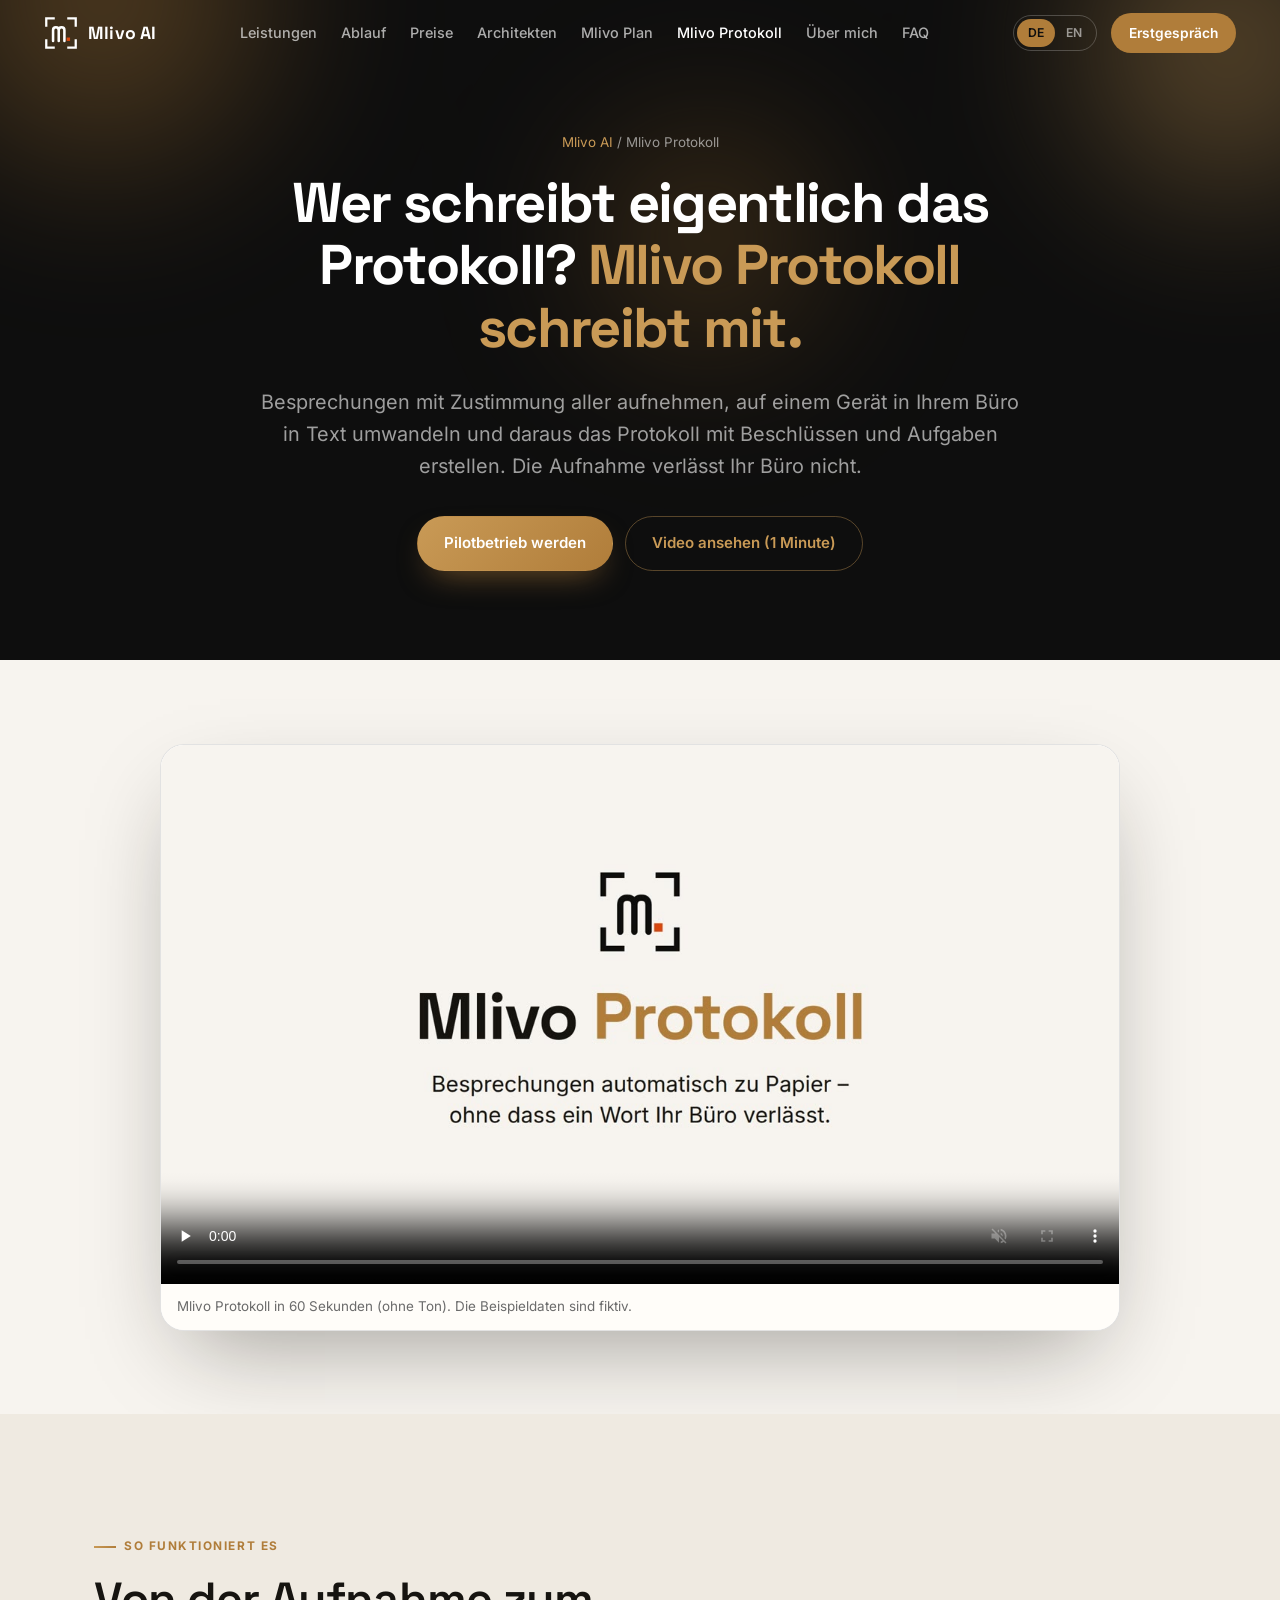
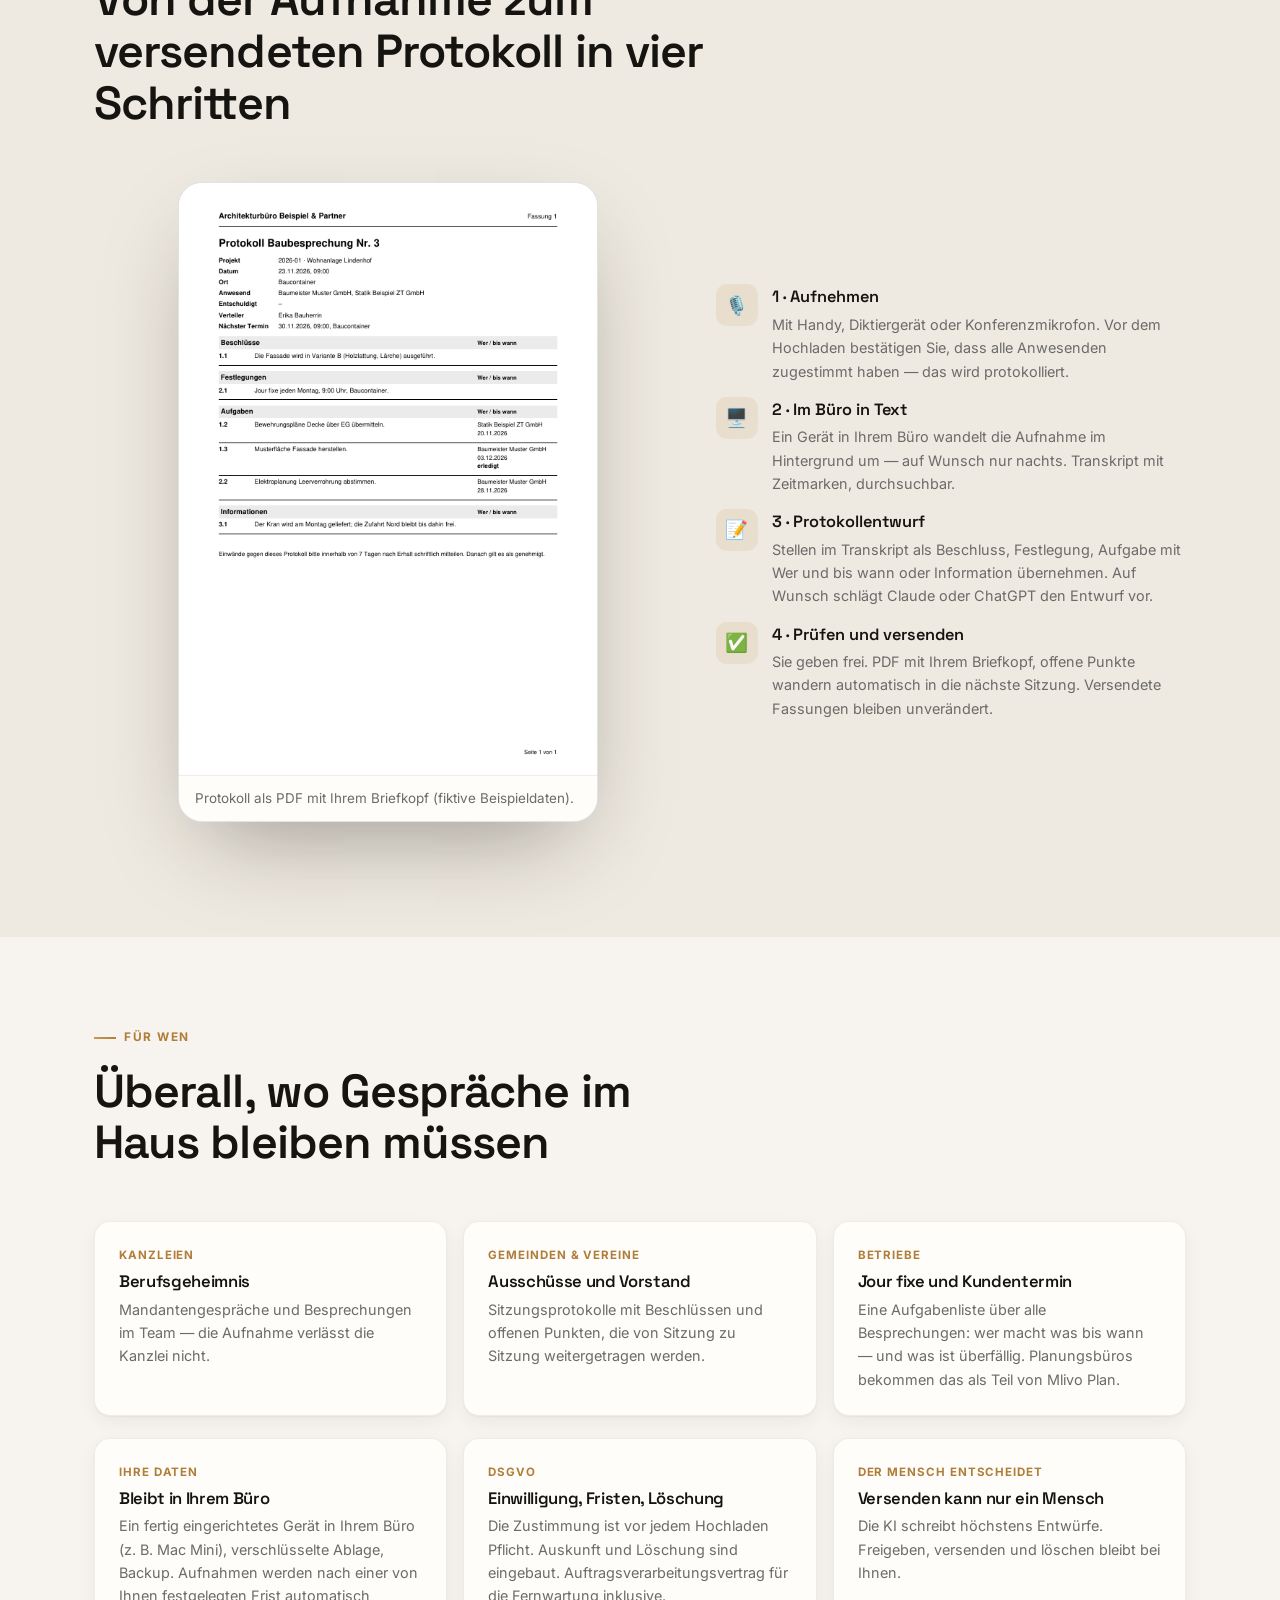
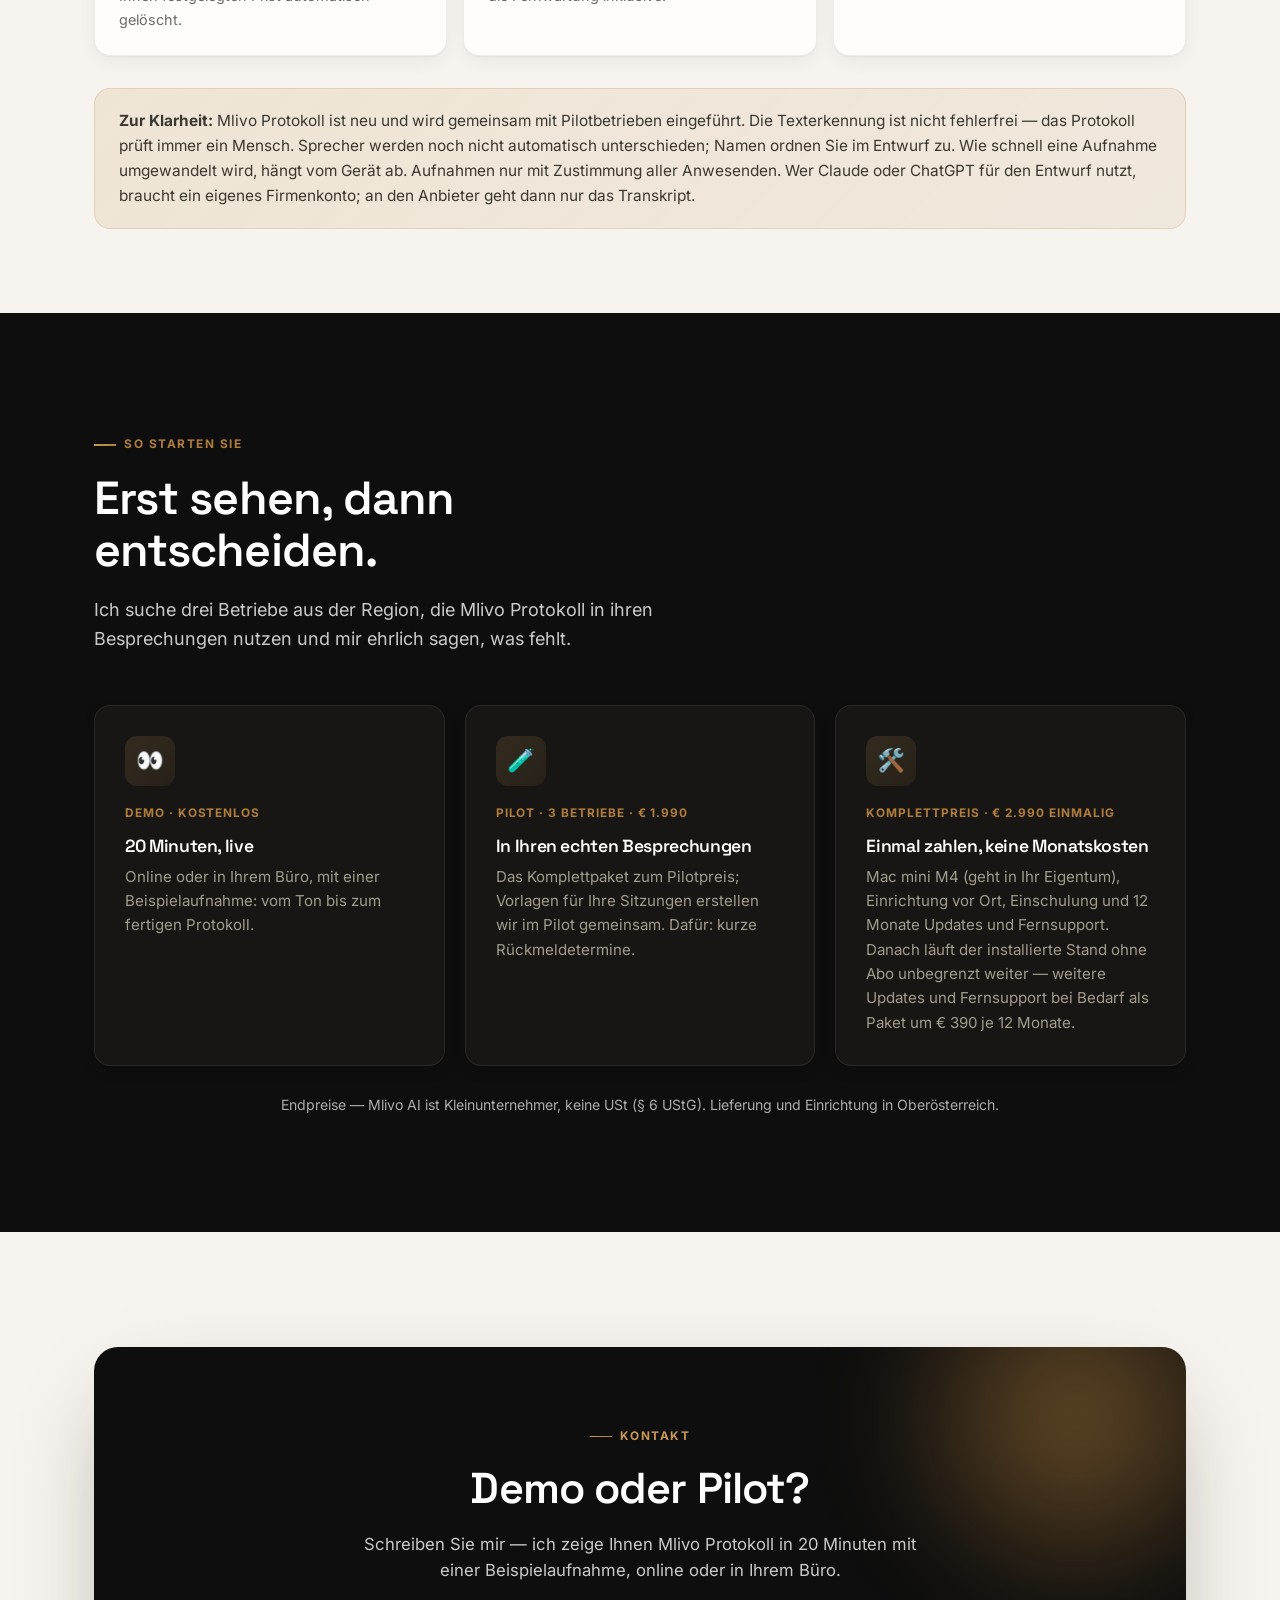
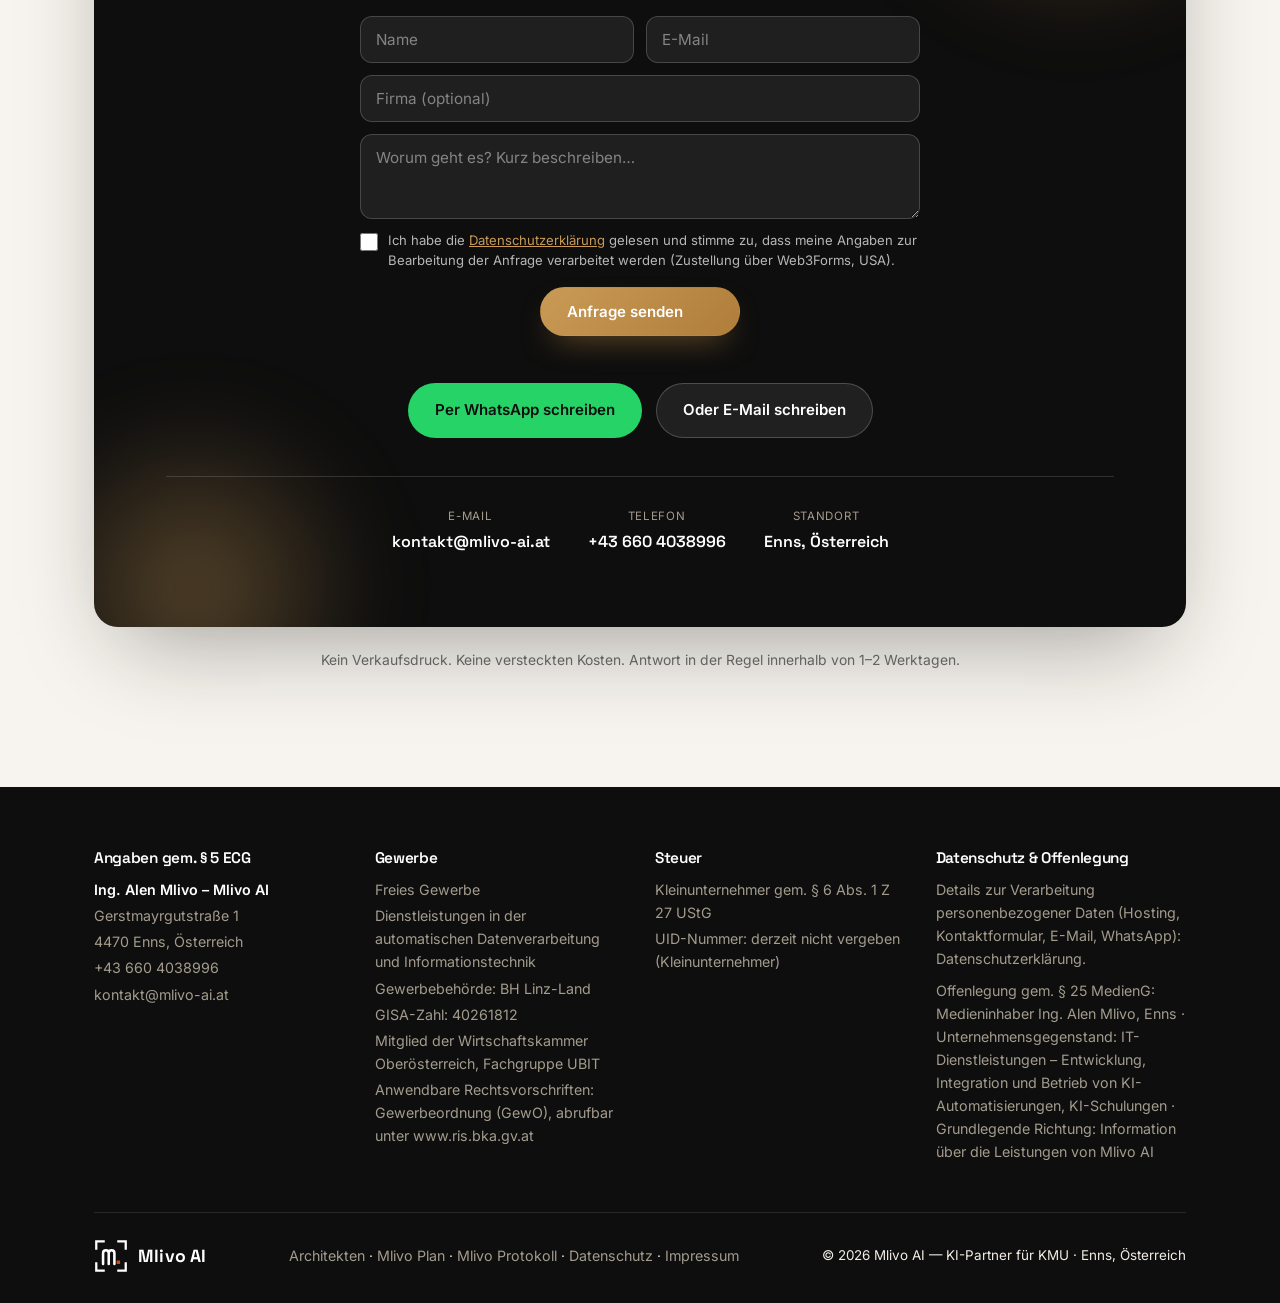
<file: protokoll/index.html>
<!DOCTYPE html>
<html lang="de" data-en-lang="en">
<head>
<meta charset="UTF-8" />
<meta name="viewport" content="width=device-width, initial-scale=1.0" />
<title data-en="Mlivo Protokoll – meeting minutes without the cloud | Mlivo AI">Mlivo Protokoll – Besprechungsprotokolle ohne Cloud | Mlivo AI</title>
<meta name="description" content="Mlivo Protokoll: Besprechungen mit Zustimmung aufnehmen, auf einem Gerät in Ihrem Büro in Text umwandeln und daraus das Protokoll mit Beschlüssen und Aufgaben erstellen – ohne Cloud-Dienst. Für Kanzleien, Gemeinden, Vereine und Betriebe. Pilot aus Enns." data-en-content="Mlivo Protokoll: record meetings with consent, transcribe them on a device in your office and turn them into minutes with decisions and actions – no cloud service. For law and tax firms, municipalities, associations and businesses. Pilot from Enns, Austria." />
<meta name="theme-color" content="#0E0E0E" />
<meta name="robots" content="index,follow" />
<link rel="canonical" href="https://mlivo-ai.at/protokoll/" data-en-href="https://mlivo-ai.at/en/protocol/" />
<link rel="alternate" hreflang="de" href="https://mlivo-ai.at/protokoll/" />
<link rel="alternate" hreflang="en" href="https://mlivo-ai.at/en/protocol/" />
<link rel="alternate" hreflang="x-default" href="https://mlivo-ai.at/protokoll/" />
<meta property="og:type" content="website" />
<meta property="og:site_name" content="Mlivo AI" />
<meta property="og:locale" content="de_AT" data-en-content="en_US" />
<meta property="og:url" content="https://mlivo-ai.at/protokoll/" data-en-content="https://mlivo-ai.at/en/protocol/" />
<meta property="og:title" content="Mlivo Protokoll – Protokolle ohne Cloud | Mlivo AI" data-en-content="Mlivo Protokoll – minutes without the cloud | Mlivo AI" />
<meta property="og:description" content="Wer schreibt eigentlich das Protokoll? Aufnahme, Text und Protokollentwurf – auf einem Gerät in Ihrem Büro." data-en-content="Who writes the minutes? Recording, transcript and draft minutes – on a device in your office." />
<meta property="og:image" content="https://mlivo-ai.at/protokoll/mlivo-protokoll-poster.jpg" />
<meta property="og:image:alt" content="Mlivo Protokoll – Besprechungen automatisch zu Papier" data-en-content="Mlivo Protokoll – meetings turned into minutes automatically" />
<meta name="twitter:card" content="summary_large_image" />
<link rel="icon" href="/favicon.svg" type="image/svg+xml" />
<link rel="preload" href="/fonts/inter-latin.woff2" as="font" type="font/woff2" crossorigin>
<link rel="preload" href="/fonts/space-grotesk-latin.woff2" as="font" type="font/woff2" crossorigin>
<link rel="stylesheet" href="/assets/site.css?v=20261126c" />
<script>document.documentElement.classList.add('js')</script>
<!--ld:start--><script type="application/ld+json">
{
  "@context": "https://schema.org",
  "@graph": [
    {
      "@type": "ProfessionalService",
      "@id": "https://mlivo-ai.at/#business",
      "name": "Mlivo AI",
      "url": "https://mlivo-ai.at/",
      "telephone": "+436604038996",
      "email": "kontakt@mlivo-ai.at",
      "image": "https://mlivo-ai.at/stadtturm-enns.jpg",
      "logo": "https://mlivo-ai.at/favicon.svg",
      "priceRange": "€ 590 – € 7.090",
      "address": {
        "@type": "PostalAddress",
        "streetAddress": "Gerstmayrgutstraße 1",
        "postalCode": "4470",
        "addressLocality": "Enns",
        "addressRegion": "Oberösterreich",
        "addressCountry": "AT"
      },
      "areaServed": [
        "Linz",
        "Linz-Land",
        "Enns",
        "Oberösterreich"
      ],
      "founder": {
        "@type": "Person",
        "name": "Alen Mlivo",
        "honorificPrefix": "Ing."
      },
      "description": "KI-Partner für kleine und mittlere Betriebe im Raum Linz und Enns: KI-Workshops, KI-Assessment, Begleitung bei der Umsetzung, KI-Agenten sowie KI für Architekten (CAD per MCP, 4D-Bauablauf).",
      "knowsAbout": [
        "KI-Schulung",
        "KI-Assessment",
        "KI-Agenten",
        "Automatisierung",
        "n8n",
        "Make.com",
        "MCP-Connectoren",
        "FreeCAD",
        "KI für Architekten",
        "4D-Bauablaufvisualisierung"
      ]
    },
    {
      "@type": "SoftwareApplication",
      "name": "Mlivo Protokoll",
      "applicationCategory": "BusinessApplication",
      "operatingSystem": "macOS, Windows, Linux",
      "description": "Besprechungen lokal transkribieren und protokollieren, ohne Cloud-Dienst",
      "provider": {
        "@id": "https://mlivo-ai.at/#business"
      },
      "areaServed": "Oberösterreich",
      "offers": {
        "@type": "AggregateOffer",
        "priceCurrency": "EUR",
        "lowPrice": "1990",
        "highPrice": "2990",
        "offerCount": 2
      }
    }
  ]
}
</script><!--ld:end-->
</head>
<body>
<a class="skip" href="#main" data-en="Skip to content">Zum Inhalt springen</a>
<div class="progress" id="progress"></div>

<header class="nav" id="nav">
  <div class="nav-inner">
    <a href="/" data-en-href="/en/" class="brand" aria-label="Mlivo AI – Startseite" data-en-aria="Mlivo AI – home"><svg class="mark" viewBox="0 0 120 120" aria-hidden="true" focusable="false"><path d="M8 34 V8 H34 M86 8 H112 V34 M112 86 V112 H86 M34 112 H8 V86" fill="none" stroke="currentColor" stroke-width="8" stroke-linecap="square"/><path d="M32 88 V50 Q32 40 42 40 Q52 40 52 50 V88 M52 50 Q52 40 62 40 Q72 40 72 50 V88" fill="none" stroke="currentColor" stroke-width="9" stroke-linecap="round" stroke-linejoin="round"/><rect x="80" y="76" width="12" height="12" fill="#D9480F"/></svg>Mlivo AI</a>
    <nav class="nav-links" id="navLinks">
      <a href="/#leistungen" data-en-href="/en/#leistungen" data-en="Services">Leistungen</a>
      <a href="/#ablauf" data-en-href="/en/#ablauf" data-en="How it works">Ablauf</a>
      <a href="/#preise" data-en-href="/en/#preise" data-en="Prices">Preise</a>
      <a href="/architekten/" data-en-href="/en/architects/" data-en="Architects">Architekten</a>
      <a href="/plan/" data-en-href="/en/plan/">Mlivo Plan</a>
      <a href="/protokoll/" data-en-href="/en/protocol/" class="cur">Mlivo Protokoll</a>
      <a href="/#about" data-en-href="/en/#about" data-en="About me">Über mich</a>
      <a href="/#faq" data-en-href="/en/#faq" data-en="FAQ">FAQ</a>
    </nav>
    <div class="nav-right">
      <div class="lang-toggle" role="group" aria-label="Sprache" data-en-aria="Language">
        <a class="btn-lang active" href="/protokoll/" data-en-class="btn-lang" hreflang="de" lang="de">DE</a>
        <a class="btn-lang" href="/en/protocol/" data-en-class="btn-lang active" hreflang="en" lang="en">EN</a>
      </div>
      <a href="#contact" class="nav-cta" data-en="Free intro call">Erstgespräch</a>
      <button class="burger" id="burger" aria-expanded="false" aria-controls="navLinks" aria-label="Menü" data-en-aria="Menu"><span></span><span></span><span></span></button>
    </div>
  </div>
</header>

<main id="top">
<div id="main" tabindex="-1"></div>

<!-- HERO -->
<section class="hero sub">
  <div class="mesh"><span class="blob b1"></span><span class="blob b2"></span><span class="blob b3"></span></div>
  <div class="wrap hero-inner">
    <div class="crumbs reveal"><a href="/" data-en-href="/en/">Mlivo AI</a> / <span>Mlivo Protokoll</span></div>
    <h1 class="reveal d1"><span data-en="Who writes the minutes?">Wer schreibt eigentlich das Protokoll?</span> <span class="grad" data-en="Mlivo Protokoll drafts them.">Mlivo Protokoll schreibt mit.</span></h1>
    <p class="sub reveal d2" data-en="Record meetings with everyone's consent, turn them into text on a device in your office and get draft minutes with decisions and actions. The recording never leaves your office.">Besprechungen mit Zustimmung aller aufnehmen, auf einem Gerät in Ihrem Büro in Text umwandeln und daraus das Protokoll mit Beschlüssen und Aufgaben erstellen. Die Aufnahme verlässt Ihr Büro nicht.</p>
    <div class="jump reveal d3">
      <a href="#pilot" class="btn btn-primary" data-en="Become a pilot">Pilotbetrieb werden</a>
      <a href="#video" class="btn btn-outline-gold" data-en="Watch the 1-minute video">Video ansehen (1 Minute)</a>
    </div>
  </div>
</section>

<!-- VIDEO -->
<section class="section tight" id="video">
  <div class="wrap">
    <figure class="cad-shot vd-video reveal" style="max-width:960px;margin:0 auto">
      <video controls muted playsinline preload="none" poster="/protokoll/mlivo-protokoll-poster.jpg" width="1280" height="720" aria-label="Mlivo Protokoll in einer Minute, Video ohne Ton" data-en-aria="Mlivo Protokoll in one minute, silent video"><source src="/protokoll/mlivo-protokoll.mp4" type="video/mp4"/></video>
      <figcaption data-en="Mlivo Protokoll in 60 seconds (no sound, on-screen text in German). Sample data is fictional.">Mlivo Protokoll in 60 Sekunden (ohne Ton). Die Beispieldaten sind fiktiv.</figcaption>
    </figure>
  </div>
</section>

<!-- ABLAUF -->
<section class="section" id="ablauf" style="background:var(--bg-soft)">
  <div class="wrap">
    <div class="head-block reveal">
      <span class="eyebrow" data-en="How it works">So funktioniert es</span>
      <h2 class="h-sec" style="max-width:24ch" data-en="From recording to sent minutes in four steps">Von der Aufnahme zum versendeten Protokoll in vier Schritten</h2>
    </div>
    <div class="cad-grid">
      <figure class="cad-shot reveal" style="max-width:420px;justify-self:center">
        <img src="/protokoll/protokoll-pdf.png" alt="Fertiges Protokoll als PDF mit Beschlüssen, Festlegungen, Aufgaben und Informationen" data-en-alt="Finished minutes as PDF with decisions, agreements, actions and information" width="579" height="819" loading="lazy" decoding="async"/>
        <figcaption data-en="Minutes as PDF with your letterhead (fictional sample data).">Protokoll als PDF mit Ihrem Briefkopf (fiktive Beispieldaten).</figcaption>
      </figure>
      <div class="reveal d1">
        <div class="cad-pts">
          <div class="pt"><div class="ic">🎙&#xFE0F;</div><div><h5 data-en="1 · Record">1 · Aufnehmen</h5><p data-en="With a phone, dictation device or conference microphone. Before uploading, you confirm that everyone present has agreed — this is logged.">Mit Handy, Diktiergerät oder Konferenzmikrofon. Vor dem Hochladen bestätigen Sie, dass alle Anwesenden zugestimmt haben — das wird protokolliert.</p></div></div>
          <div class="pt"><div class="ic">🖥&#xFE0F;</div><div><h5 data-en="2 · Transcribe in your office">2 · Im Büro in Text</h5><p data-en="A device in your office converts the recording in the background — if you like, only at night. Transcript with timestamps, searchable.">Ein Gerät in Ihrem Büro wandelt die Aufnahme im Hintergrund um — auf Wunsch nur nachts. Transkript mit Zeitmarken, durchsuchbar.</p></div></div>
          <div class="pt"><div class="ic">📝</div><div><h5 data-en="3 · Draft minutes">3 · Protokollentwurf</h5><p data-en="Turn passages of the transcript into decisions, agreements, actions with owner and due date, or information. Optionally Claude or ChatGPT can suggest the draft.">Stellen im Transkript als Beschluss, Festlegung, Aufgabe mit Wer und bis wann oder Information übernehmen. Auf Wunsch schlägt Claude oder ChatGPT den Entwurf vor.</p></div></div>
          <div class="pt"><div class="ic">✅</div><div><h5 data-en="4 · Review and send">4 · Prüfen und versenden</h5><p data-en="You approve. PDF with your letterhead, open items move into the next meeting automatically. Sent versions stay unchanged.">Sie geben frei. PDF mit Ihrem Briefkopf, offene Punkte wandern automatisch in die nächste Sitzung. Versendete Fassungen bleiben unverändert.</p></div></div>
        </div>
      </div>
    </div>
  </div>
</section>

<!-- FÜR WEN + DATEN -->
<section class="section tight" id="fuer-wen">
  <div class="wrap">
    <div class="head-block reveal">
      <span class="eyebrow" data-en="Who it is for">Für wen</span>
      <h2 class="h-sec" data-en="Wherever conversations must stay in the house">Überall, wo Gespräche im Haus bleiben müssen</h2>
    </div>
    <div class="ex-grid">
      <div class="ex reveal"><div class="who" data-en="Law &amp; tax firms">Kanzleien</div><h4 data-en="Professional secrecy">Berufsgeheimnis</h4><p data-en="Client meetings and internal meetings — the recording never leaves the firm.">Mandantengespräche und Besprechungen im Team — die Aufnahme verlässt die Kanzlei nicht.</p></div>
      <div class="ex reveal d1"><div class="who" data-en="Municipalities &amp; associations">Gemeinden &amp; Vereine</div><h4 data-en="Committees and boards">Ausschüsse und Vorstand</h4><p data-en="Minutes with decisions and open items that carry forward from meeting to meeting.">Sitzungsprotokolle mit Beschlüssen und offenen Punkten, die von Sitzung zu Sitzung weitergetragen werden.</p></div>
      <div class="ex reveal d2"><div class="who" data-en="Businesses">Betriebe</div><h4 data-en="Team meetings and client appointments">Jour fixe und Kundentermin</h4><p data-en-html="One task list across all meetings: who does what by when — and what is overdue. Planning offices get it as part of &lt;a href='/en/plan/'&gt;Mlivo Plan&lt;/a&gt;.">Eine Aufgabenliste über alle Besprechungen: wer macht was bis wann — und was ist überfällig. Planungsbüros bekommen das als Teil von <a href='/plan/'>Mlivo Plan</a>.</p></div>
    </div>
    <div class="ex-grid" style="margin-top:22px">
      <div class="ex reveal"><div class="who" data-en="Your data">Ihre Daten</div><h4 data-en="Stays in your office">Bleibt in Ihrem Büro</h4><p data-en="A ready-to-use device in your office (e.g. Mac Mini), encrypted storage, backup. Recordings are deleted automatically after a period you set.">Ein fertig eingerichtetes Gerät in Ihrem Büro (z.&nbsp;B. Mac Mini), verschlüsselte Ablage, Backup. Aufnahmen werden nach einer von Ihnen festgelegten Frist automatisch gelöscht.</p></div>
      <div class="ex reveal d1"><div class="who" data-en="GDPR">DSGVO</div><h4 data-en="Consent, retention, erasure">Einwilligung, Fristen, Löschung</h4><p data-en="Consent is mandatory before every upload. Access requests and erasure are built in. Data processing agreement for remote maintenance included.">Die Zustimmung ist vor jedem Hochladen Pflicht. Auskunft und Löschung sind eingebaut. Auftragsverarbeitungsvertrag für die Fernwartung inklusive.</p></div>
      <div class="ex reveal d2"><div class="who" data-en="People decide">Der Mensch entscheidet</div><h4 data-en="Only you can send">Versenden kann nur ein Mensch</h4><p data-en="AI writes drafts at most. Approving, sending and deleting stay with you.">Die KI schreibt höchstens Entwürfe. Freigeben, versenden und löschen bleibt bei Ihnen.</p></div>
    </div>
    <div class="note-band reveal" data-en-html="&lt;b&gt;To be clear:&lt;/b&gt; Mlivo Protokoll is new and is being introduced together with pilot businesses. Speech recognition is not error-free — a person always reviews the minutes. It does not yet tell speakers apart; you assign names in the draft. How fast a recording is converted depends on the device. Recordings only with the consent of everyone present. If you use Claude or ChatGPT for the draft, you need your own business account, and only the transcript is sent to that provider."><b>Zur Klarheit:</b> Mlivo Protokoll ist neu und wird gemeinsam mit Pilotbetrieben eingeführt. Die Texterkennung ist nicht fehlerfrei — das Protokoll prüft immer ein Mensch. Sprecher werden noch nicht automatisch unterschieden; Namen ordnen Sie im Entwurf zu. Wie schnell eine Aufnahme umgewandelt wird, hängt vom Gerät ab. Aufnahmen nur mit Zustimmung aller Anwesenden. Wer Claude oder ChatGPT für den Entwurf nutzt, braucht ein eigenes Firmenkonto; an den Anbieter geht dann nur das Transkript.</div>
  </div>
</section>

<!-- PILOT -->
<section class="section section-dark" id="pilot">
  <div class="wrap">
    <div class="head-block reveal">
      <span class="eyebrow" data-en="How to start">So starten Sie</span>
      <h2 class="h-sec" data-en="First see it, then decide.">Erst sehen, dann entscheiden.</h2>
      <p class="lead" data-en="I am looking for three businesses from the region to use Mlivo Protokoll in their meetings and tell me honestly what is missing.">Ich suche drei Betriebe aus der Region, die Mlivo Protokoll in ihren Besprechungen nutzen und mir ehrlich sagen, was fehlt.</p>
    </div>
    <div class="grid g3">
      <div class="card reveal"><div class="ico">👀</div><div class="tagline" data-en="Demo · free">Demo · kostenlos</div><h4 data-en="20 minutes, live">20 Minuten, live</h4><p data-en="Online or in your office, with a sample recording: from audio to finished minutes.">Online oder in Ihrem Büro, mit einer Beispielaufnahme: vom Ton bis zum fertigen Protokoll.</p></div>
      <div class="card reveal d1"><div class="ico">🧪</div><div class="tagline" data-en="Pilot · 3 businesses · €&nbsp;1,990">Pilot · 3 Betriebe · €&nbsp;1.990</div><h4 data-en="In your real meetings">In Ihren echten Besprechungen</h4><p data-en="The complete package at the pilot price; we create templates for your meetings together during the pilot. In return: short feedback calls.">Das Komplettpaket zum Pilotpreis; Vorlagen für Ihre Sitzungen erstellen wir im Pilot gemeinsam. Dafür: kurze Rückmeldetermine.</p></div>
      <div class="card reveal d2"><div class="ico">🛠&#xFE0F;</div><div class="tagline" data-en="Complete price · €&nbsp;2,990 one-off">Komplettpreis · €&nbsp;2.990 einmalig</div><h4 data-en="Pay once, no monthly fees">Einmal zahlen, keine Monatskosten</h4><p data-en="Mac mini M4 (becomes your property), setup on site, training and 12 months of updates and remote support. After that the installed version keeps running without a subscription — further updates and remote support as a package for €&nbsp;390 per 12 months when you want them.">Mac mini M4 (geht in Ihr Eigentum), Einrichtung vor Ort, Einschulung und 12 Monate Updates und Fernsupport. Danach läuft der installierte Stand ohne Abo unbegrenzt weiter — weitere Updates und Fernsupport bei Bedarf als Paket um €&nbsp;390 je 12 Monate.</p></div>
    </div>
    <p class="price-meta reveal" data-en="Final prices — Mlivo AI is a small business, no VAT (§ 6 UStG). Delivery and setup in Upper Austria.">Endpreise — Mlivo AI ist Kleinunternehmer, keine USt (§ 6 UStG). Lieferung und Einrichtung in Oberösterreich.</p>
  </div>
</section>

<!-- KONTAKT -->
<section class="section" id="contact">
  <div class="wrap">
    <div class="contact-card reveal">
      <div class="glow"></div><div class="glow2"></div>
      <div class="inner">
        <span class="eyebrow center" style="color:var(--gold-lt)" data-en="Contact">Kontakt</span>
        <h2 data-en="Demo or pilot?">Demo oder Pilot?</h2>
        <p data-en="Write to me — I will show you Mlivo Protokoll in 20 minutes with a sample recording, online or in your office.">Schreiben Sie mir — ich zeige Ihnen Mlivo Protokoll in 20 Minuten mit einer Beispielaufnahme, online oder in Ihrem Büro.</p>
        <form id="leadForm" class="lead-form">
          <input type="hidden" name="access_key" value="fd4c4625-aea0-47f0-8748-b4852d9a4cf7">
          <input type="hidden" name="subject" value="Anfrage Mlivo Protokoll über mlivo-ai.at" data-en-value="Mlivo Protokoll inquiry via mlivo-ai.at/en">
          <input type="checkbox" name="botcheck" class="lf-hp" tabindex="-1" autocomplete="off">
          <div class="lf-row">
            <input name="name" required placeholder="Name" data-en-ph="Name" aria-label="Name">
            <input name="email" type="email" required placeholder="E-Mail" data-en-ph="Email" aria-label="E-Mail" data-en-aria="Email">
          </div>
          <input name="firma" placeholder="Firma (optional)" data-en-ph="Company (optional)" aria-label="Firma" data-en-aria="Company">
          <textarea name="nachricht" rows="3" required placeholder="Worum geht es? Kurz beschreiben…" data-en-ph="What's it about? Briefly…" aria-label="Nachricht" data-en-aria="Message"></textarea>
          <label class="lf-consent"><input type="checkbox" name="datenschutz" value="zugestimmt" required><span data-en-html="I have read the &lt;a href='/datenschutz/'&gt;privacy policy&lt;/a&gt; and agree that my details are processed to handle my inquiry (delivered via Web3Forms, USA).">Ich habe die <a href="/datenschutz/">Datenschutzerklärung</a> gelesen und stimme zu, dass meine Angaben zur Bearbeitung der Anfrage verarbeitet werden (Zustellung über Web3Forms, USA).</span></label>
          <button type="submit" class="btn btn-primary" data-en="Send inquiry">Anfrage senden</button>
          <div class="lf-status" id="lfStatus" role="status"></div>
        </form>
        <div class="contact-cta" style="margin-top:18px">
          <a href="https://wa.me/436604038996" class="btn btn-wa" target="_blank" rel="noopener" data-en="Message on WhatsApp">Per WhatsApp schreiben</a>
          <a href="mailto:kontakt@mlivo-ai.at" class="btn btn-dark" data-en="Or write an email">Oder E-Mail schreiben</a>
        </div>
        <div class="contact-meta">
          <div class="m"><div class="l" data-en="Email">E-Mail</div><div class="v"><a href="mailto:kontakt@mlivo-ai.at">kontakt@mlivo-ai.at</a></div></div>
          <div class="m"><div class="l" data-en="Phone">Telefon</div><div class="v"><a href="tel:+436604038996">+43 660 4038996</a></div></div>
          <div class="m"><div class="l" data-en="Location">Standort</div><div class="v" data-en="Enns, Austria">Enns, Österreich</div></div>
        </div>
      </div>
    </div>
    <p class="fineprint" data-en="No sales pressure. No hidden costs. I usually reply within 1–2 business days.">Kein Verkaufsdruck. Keine versteckten Kosten. Antwort in der Regel innerhalb von 1–2 Werktagen.</p>
  </div>
</section>

</main>

<!--footer:start-->
<footer id="impressum">
  <div class="wrap">
    <div class="grid imp-grid">
      <div>
        <h4 data-en="Information per § 5 ECG">Angaben gem. § 5 ECG</h4>
        <p style="color:#fff;font-weight:600">Ing. Alen Mlivo – Mlivo AI</p>
        <p>Gerstmayrgutstraße 1</p>
        <p data-en="4470 Enns, Austria">4470 Enns, Österreich</p>
        <p><a href="tel:+436604038996">+43 660 4038996</a></p>
        <p><a href="mailto:kontakt@mlivo-ai.at">kontakt@mlivo-ai.at</a></p>
      </div>
      <div>
        <h4 data-en="Business">Gewerbe</h4>
        <p data-en="Free trade (Freies Gewerbe)">Freies Gewerbe</p>
        <p data-en="IT services and data processing">Dienstleistungen in der automatischen Datenverarbeitung und Informationstechnik</p>
        <p data-en="Trade authority: BH Linz-Land">Gewerbebehörde: BH Linz-Land</p>
        <p data-en="GISA number: 40261812">GISA-Zahl: 40261812</p>
        <p data-en="Member of the Austrian Economic Chamber Upper Austria (WKO OÖ), trade group UBIT">Mitglied der Wirtschaftskammer Oberösterreich, Fachgruppe UBIT</p>
        <p data-en-html="Applicable regulations: Austrian Trade Act (GewO), available at &lt;a href='https://www.ris.bka.gv.at'&gt;www.ris.bka.gv.at&lt;/a&gt;">Anwendbare Rechtsvorschriften: Gewerbeordnung (GewO), abrufbar unter <a href="https://www.ris.bka.gv.at">www.ris.bka.gv.at</a></p>
      </div>
      <div>
        <h4 data-en="Tax">Steuer</h4>
        <p data-en="Small business per § 6 Abs. 1 Z 27 UStG (VAT exempt)">Kleinunternehmer gem. § 6 Abs. 1 Z 27 UStG</p>
        <p data-en="VAT ID: not currently assigned (small business)">UID-Nummer: derzeit nicht vergeben (Kleinunternehmer)</p>
      </div>
      <div>
        <h4 data-en="Privacy &amp; disclosure">Datenschutz &amp; Offenlegung</h4>
        <p data-en-html="Details on the processing of personal data (hosting, contact form, email, WhatsApp): &lt;a href='/datenschutz/'&gt;privacy policy&lt;/a&gt;.">Details zur Verarbeitung personenbezogener Daten (Hosting, Kontaktformular, E-Mail, WhatsApp): <a href="/datenschutz/">Datenschutzerklärung</a>.</p>
        <p style="margin-top:8px" data-en="Media owner (§ 25 MedienG): Ing. Alen Mlivo, Enns · Business purpose: IT services — development, integration and operation of AI automations, AI training · Editorial line: information about the services of Mlivo AI">Offenlegung gem. § 25 MedienG: Medieninhaber Ing. Alen Mlivo, Enns · Unternehmensgegenstand: IT-Dienstleistungen – Entwicklung, Integration und Betrieb von KI-Automatisierungen, KI-Schulungen · Grundlegende Richtung: Information über die Leistungen von Mlivo AI</p>
      </div>
    </div>
    <div class="foot-bottom">
      <a href="/" data-en-href="/en/" class="brand" style="color:#fff"><svg class="mark" viewBox="0 0 120 120" aria-hidden="true" focusable="false"><path d="M8 34 V8 H34 M86 8 H112 V34 M112 86 V112 H86 M34 112 H8 V86" fill="none" stroke="currentColor" stroke-width="8" stroke-linecap="square"/><path d="M32 88 V50 Q32 40 42 40 Q52 40 52 50 V88 M52 50 Q52 40 62 40 Q72 40 72 50 V88" fill="none" stroke="currentColor" stroke-width="9" stroke-linecap="round" stroke-linejoin="round"/><rect x="80" y="76" width="12" height="12" fill="#D9480F"/></svg>Mlivo AI</a>
      <div class="foot-links"><a href="/architekten/" data-en-href="/en/architects/" data-en="Architects">Architekten</a> &middot; <a href="/plan/" data-en-href="/en/plan/">Mlivo Plan</a> &middot; <a href="/protokoll/" data-en-href="/en/protocol/">Mlivo Protokoll</a> &middot; <a href="/datenschutz/" data-en="Privacy">Datenschutz</a> &middot; <a href="/#impressum" data-en-href="/en/#impressum" data-en="Legal notice">Impressum</a></div>
      <div data-en="© 2026 Mlivo AI — AI partner for SMEs · Enns, Austria">© 2026 Mlivo AI — KI-Partner für KMU · Enns, Österreich</div>
    </div>
  </div>
</footer>
<!--footer:end-->

<script src="/assets/site.js?v=20261126" defer></script>
</body>
</html>
</file>
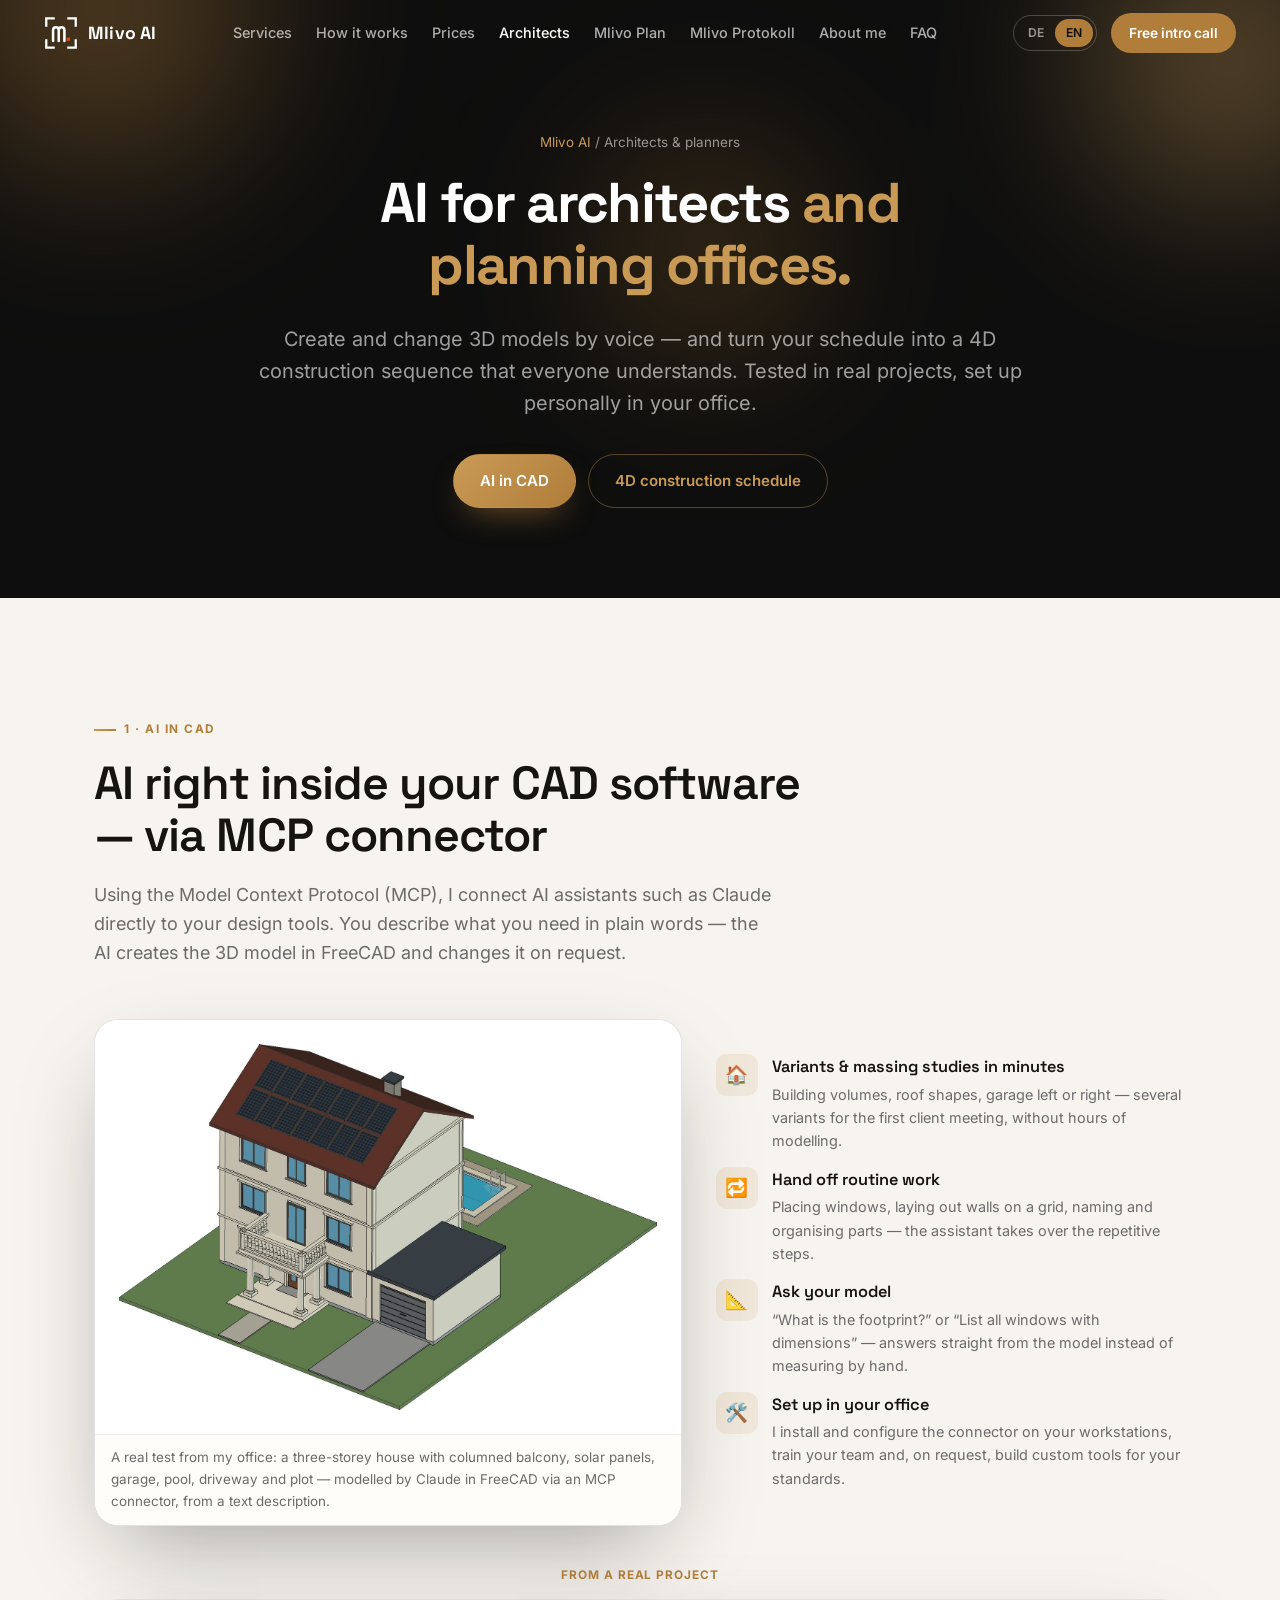
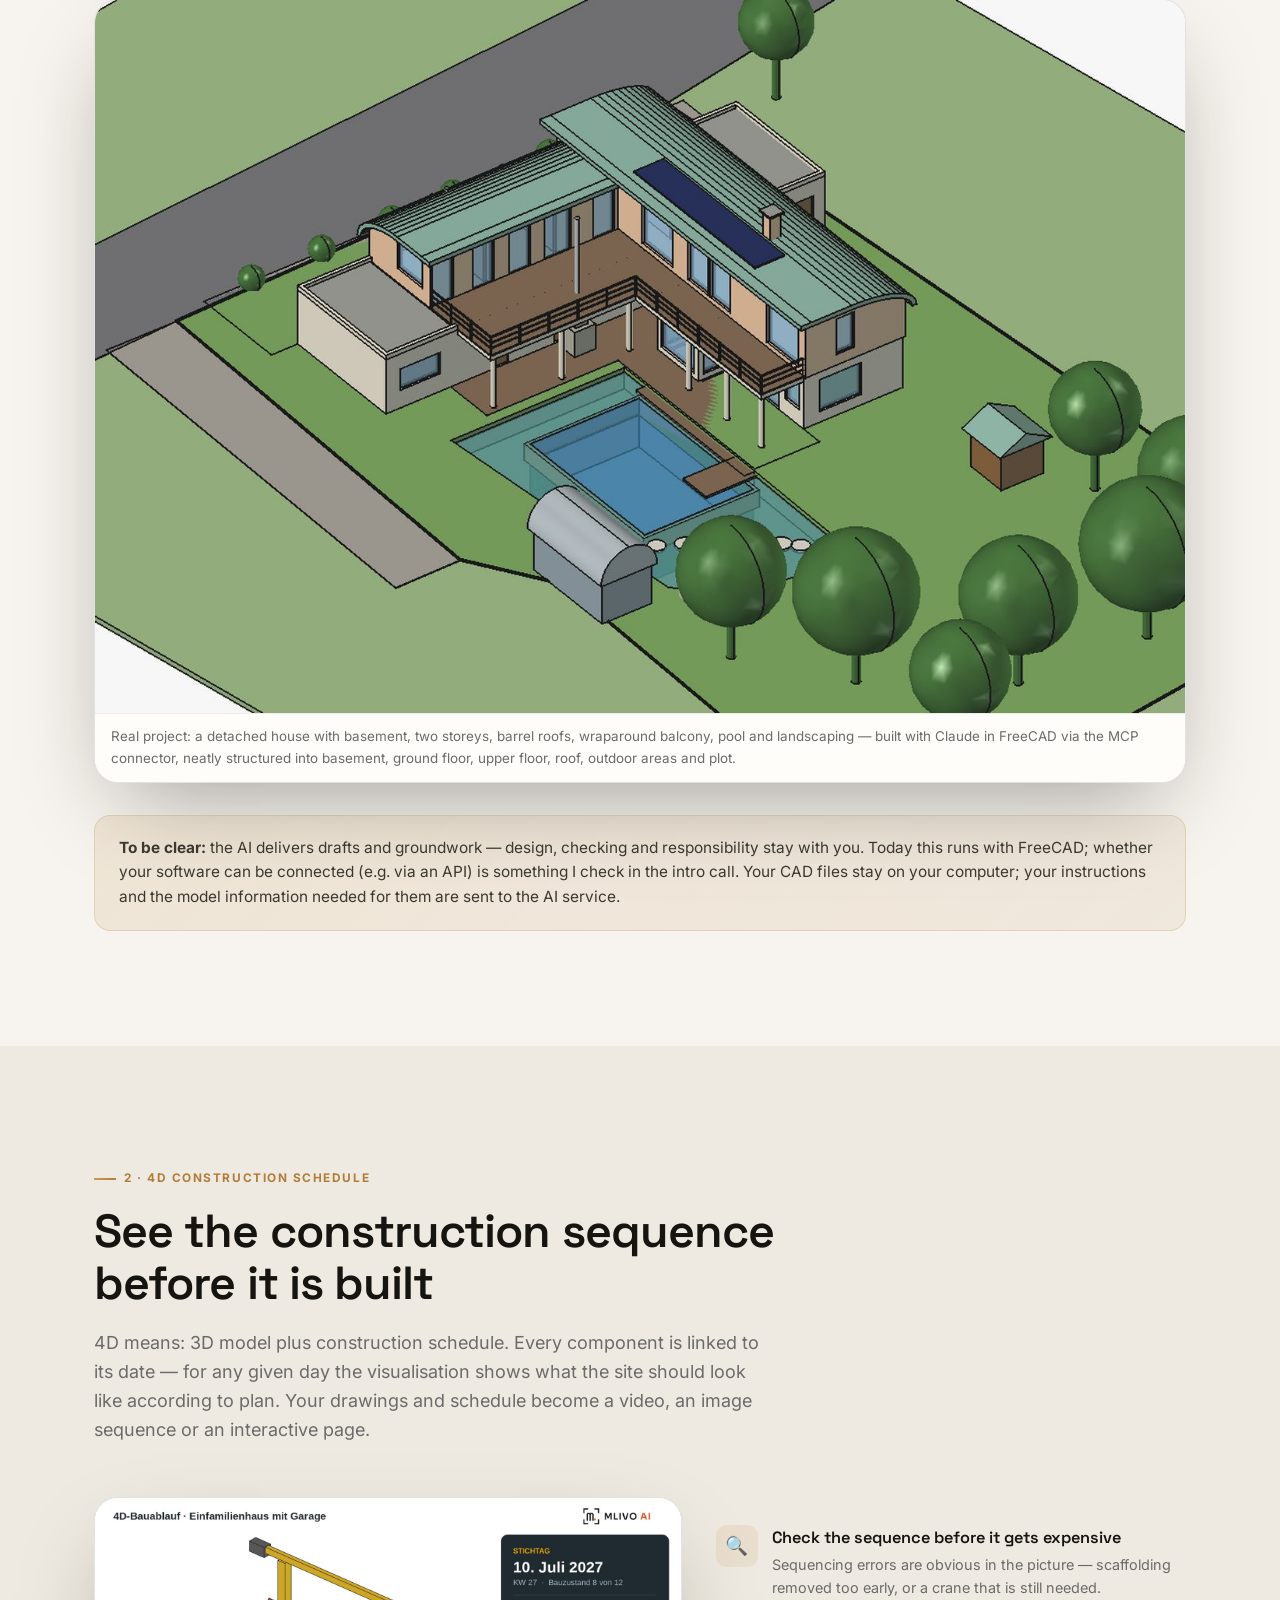
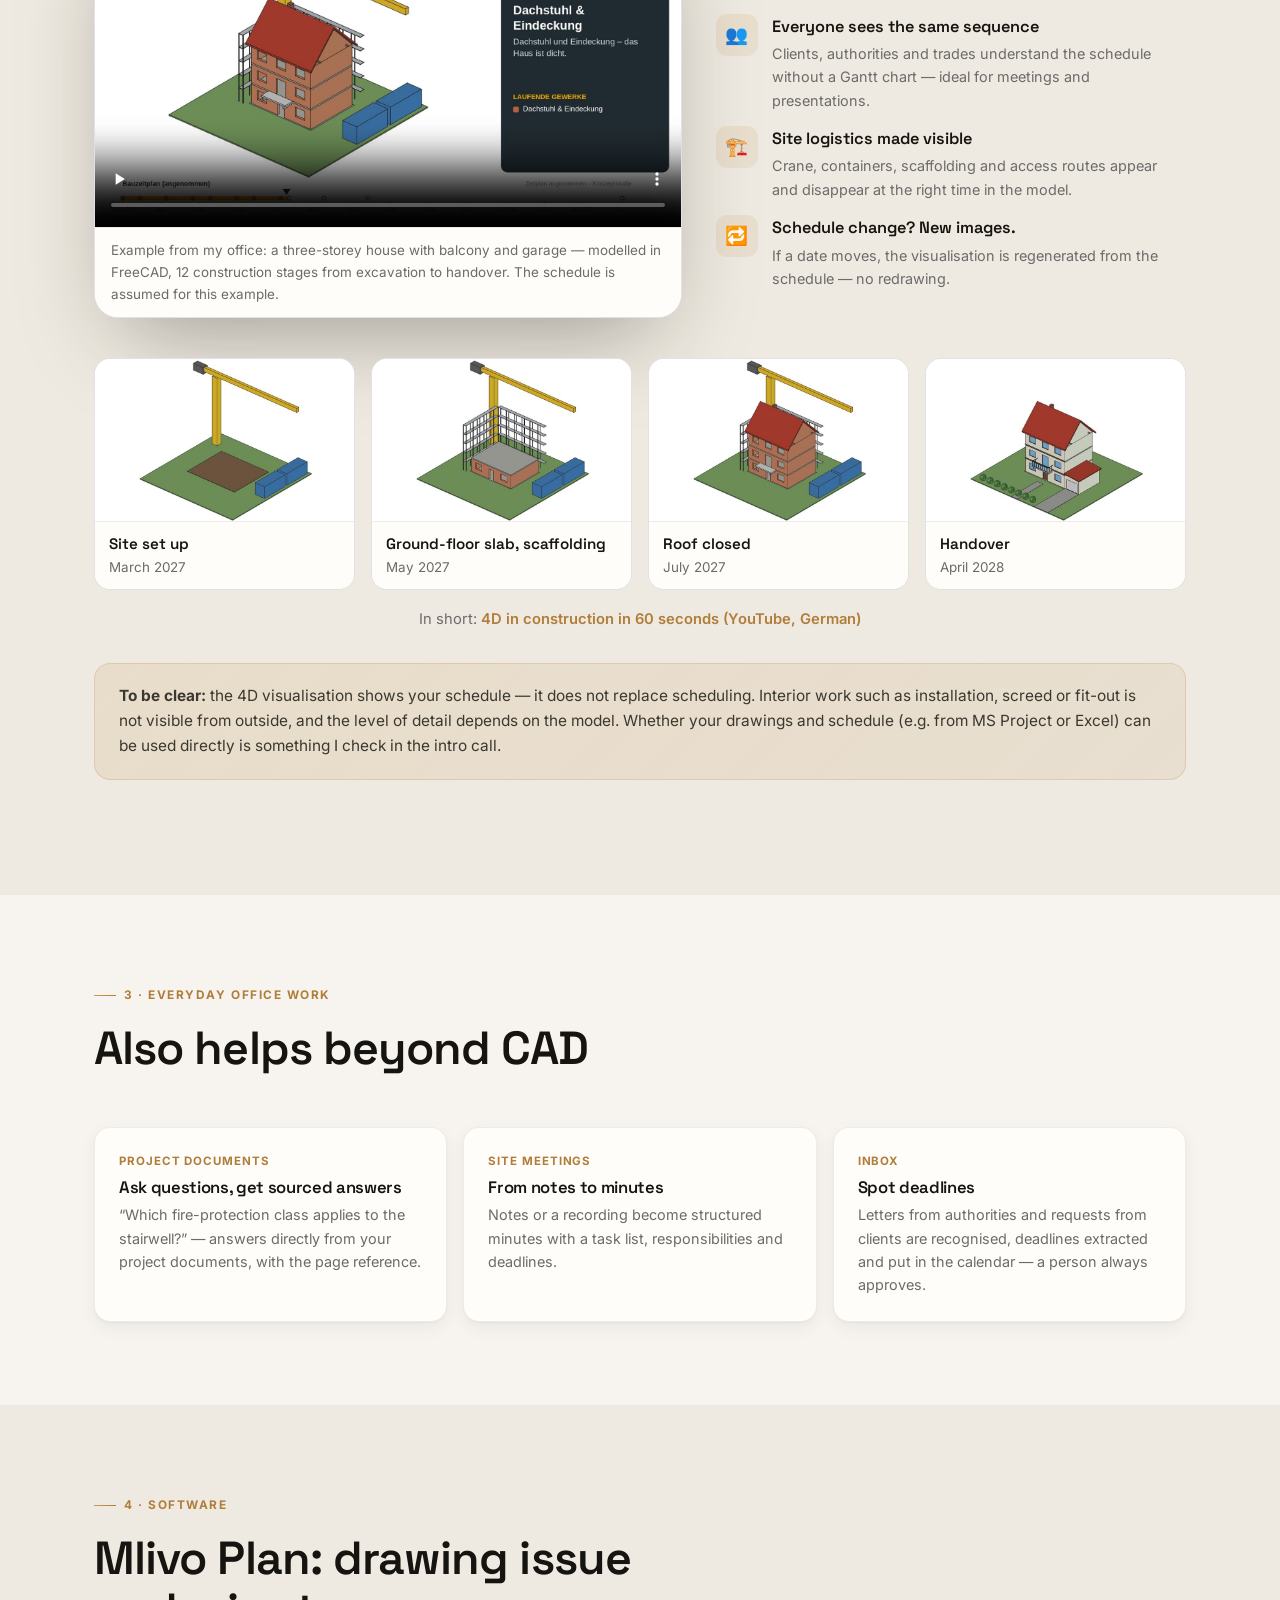
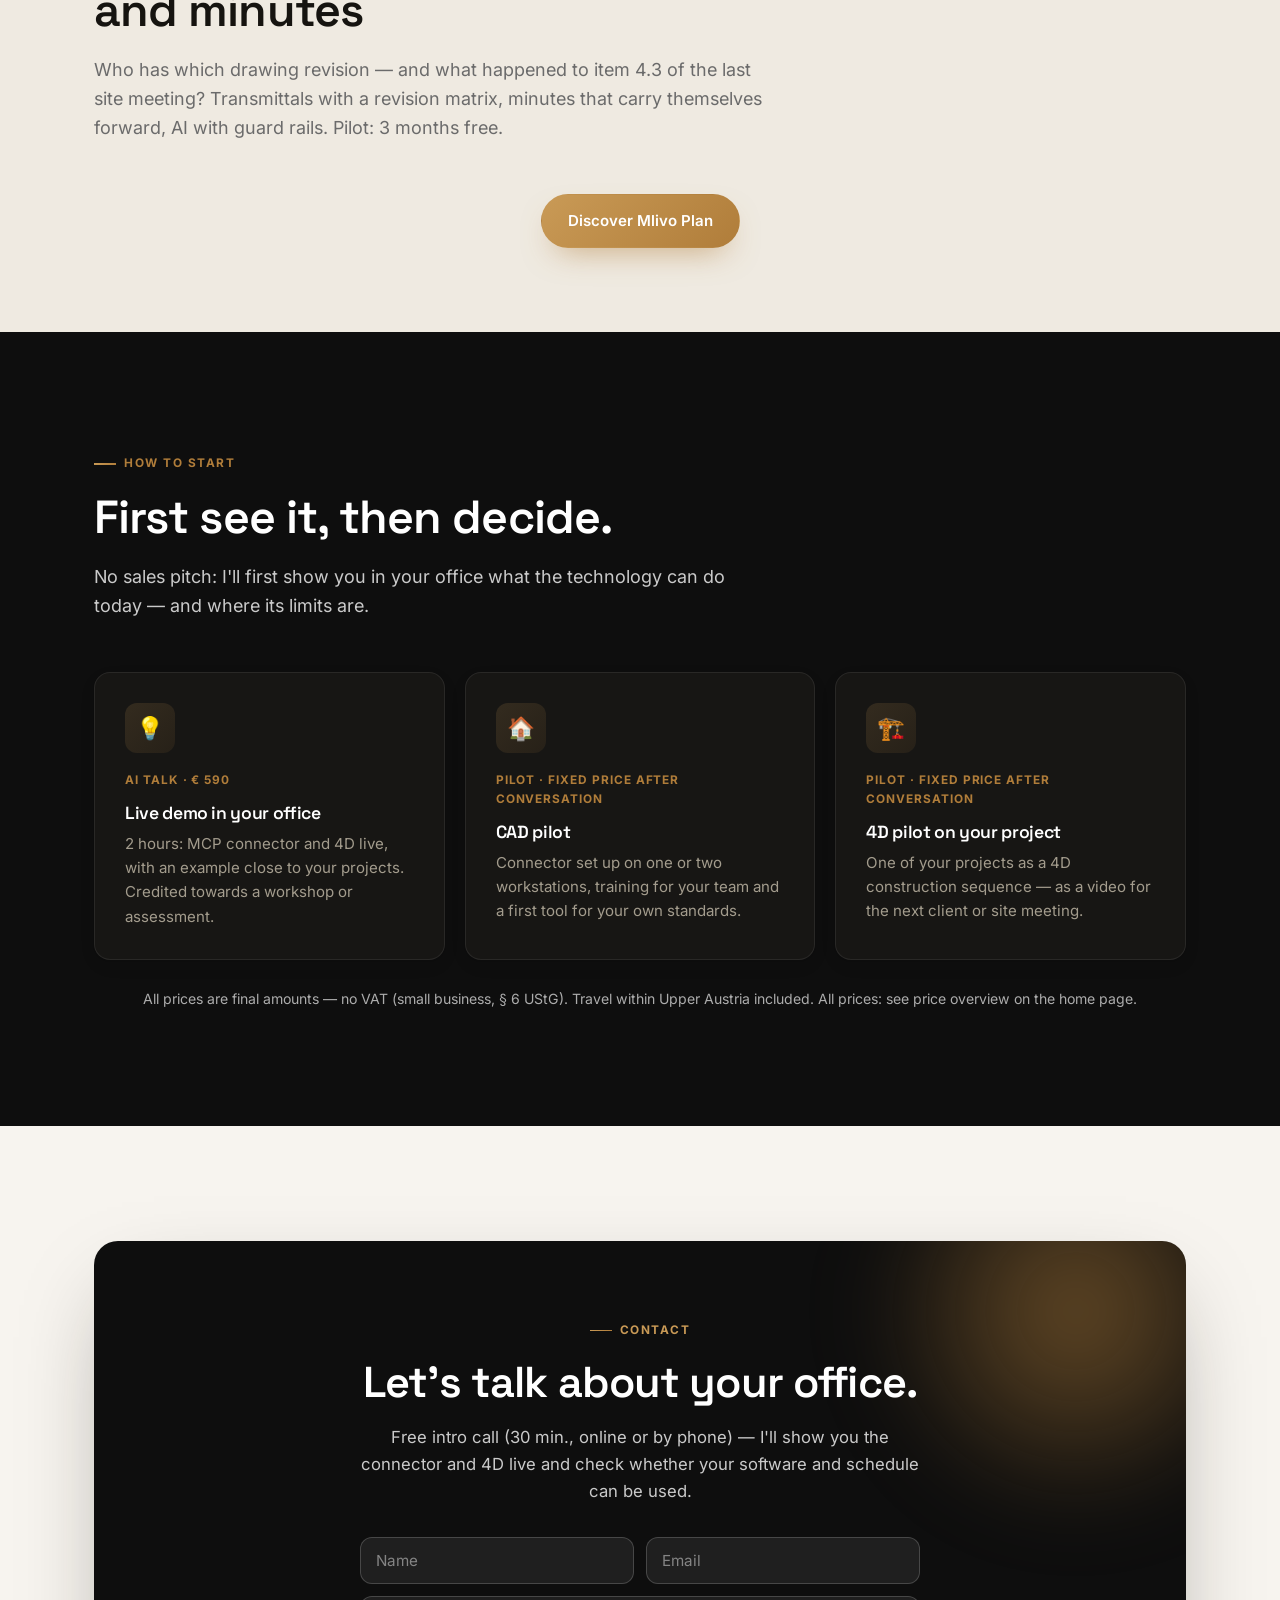
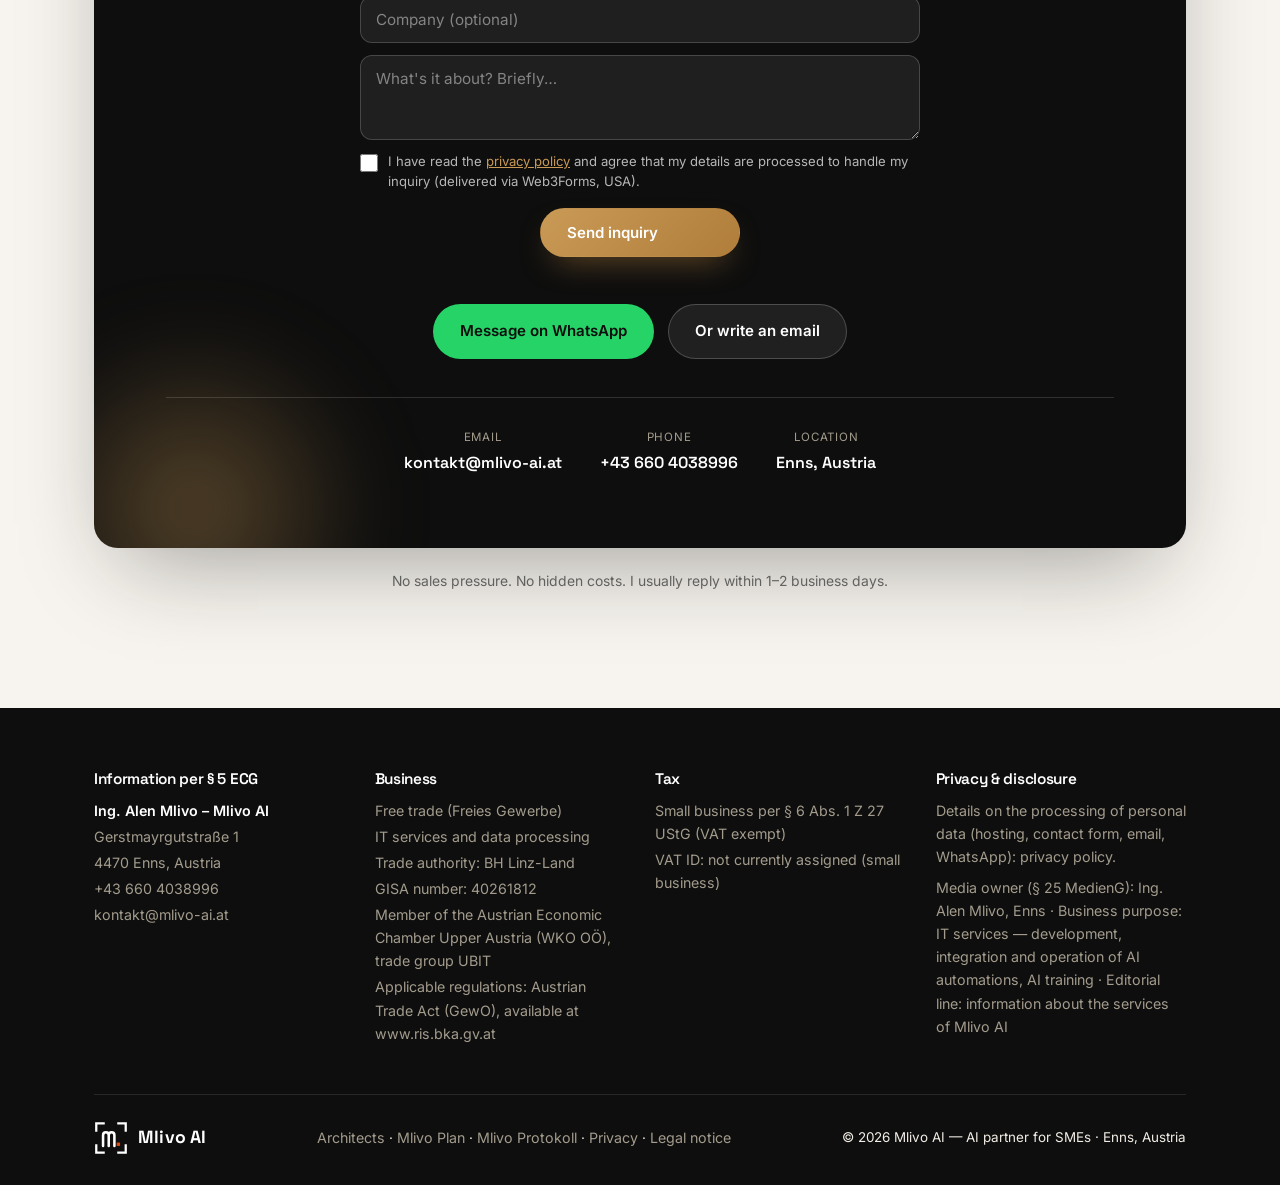
<file: en/architects/index.html>
<!DOCTYPE html>

<html lang="en">
<head>
<meta charset="utf-8"/>
<meta content="width=device-width, initial-scale=1.0" name="viewport"/>
<title>AI for architects &amp; planners – CAD via MCP and 4D schedules | Mlivo AI</title>
<meta content="AI for architecture and planning offices in Upper Austria: 3D models by voice in FreeCAD via MCP connector and 4D construction-schedule visualisation from drawings and schedule. Pilot projects by Mlivo AI, Enns." name="description"/>
<meta content="#0E0E0E" name="theme-color"/>
<meta content="index,follow" name="robots"/>
<link href="https://mlivo-ai.at/en/architects/" rel="canonical"/>
<link href="https://mlivo-ai.at/architekten/" hreflang="de" rel="alternate"/>
<link href="https://mlivo-ai.at/en/architects/" hreflang="en" rel="alternate"/>
<link href="https://mlivo-ai.at/architekten/" hreflang="x-default" rel="alternate"/>
<meta content="website" property="og:type"/>
<meta content="Mlivo AI" property="og:site_name"/>
<meta content="en_US" property="og:locale"/>
<meta content="https://mlivo-ai.at/en/architects/" property="og:url"/>
<meta content="AI for architects &amp; planners | Mlivo AI" property="og:title"/>
<meta content="3D models by voice in FreeCAD and 4D construction schedules from drawings and schedule – pilot projects from Enns." property="og:description"/>
<meta content="https://mlivo-ai.at/freecad-villa-pv.jpg" property="og:image"/>
<meta content="House model created by AI in FreeCAD" property="og:image:alt"/>
<meta content="summary_large_image" name="twitter:card"/>
<link href="/favicon.svg" rel="icon" type="image/svg+xml"/>
<link as="font" crossorigin="" href="/fonts/inter-latin.woff2" rel="preload" type="font/woff2"/>
<link as="font" crossorigin="" href="/fonts/space-grotesk-latin.woff2" rel="preload" type="font/woff2"/>
<link href="/assets/site.css?v=20261126c" rel="stylesheet"/>
<script>document.documentElement.classList.add('js')</script>
<!--ld:start--><script type="application/ld+json">
{
  "@context": "https://schema.org",
  "@graph": [
    {
      "@type": "ProfessionalService",
      "@id": "https://mlivo-ai.at/#business",
      "name": "Mlivo AI",
      "url": "https://mlivo-ai.at/",
      "telephone": "+436604038996",
      "email": "kontakt@mlivo-ai.at",
      "image": "https://mlivo-ai.at/stadtturm-enns.jpg",
      "logo": "https://mlivo-ai.at/favicon.svg",
      "priceRange": "€ 590 – € 7.090",
      "address": {
        "@type": "PostalAddress",
        "streetAddress": "Gerstmayrgutstraße 1",
        "postalCode": "4470",
        "addressLocality": "Enns",
        "addressRegion": "Oberösterreich",
        "addressCountry": "AT"
      },
      "areaServed": [
        "Linz",
        "Linz-Land",
        "Enns",
        "Oberösterreich"
      ],
      "founder": {
        "@type": "Person",
        "name": "Alen Mlivo",
        "honorificPrefix": "Ing."
      },
      "description": "AI partner for small and medium-sized businesses in the Linz and Enns region: AI workshops, AI assessment, implementation support, AI agents and AI for architects (CAD via MCP, 4D construction schedules).",
      "knowsAbout": [
        "AI training",
        "AI assessment",
        "AI agents",
        "Automation",
        "n8n",
        "Make.com",
        "MCP connectors",
        "FreeCAD",
        "AI for architects",
        "4D construction scheduling"
      ]
    },
    {
      "@type": "Service",
      "name": "AI for architects & planners",
      "provider": {
        "@id": "https://mlivo-ai.at/#business"
      },
      "areaServed": "Oberösterreich",
      "serviceType": [
        "MCP connector for FreeCAD",
        "4D construction-schedule visualisation"
      ]
    }
  ]
}
</script><!--ld:end-->
</head>
<body>
<a class="skip" href="#main">Skip to content</a>
<div class="progress" id="progress"></div>
<header class="nav" id="nav">
<div class="nav-inner">
<a aria-label="Mlivo AI – home" class="brand" href="/en/"><svg aria-hidden="true" class="mark" focusable="false" viewbox="0 0 120 120"><path d="M8 34 V8 H34 M86 8 H112 V34 M112 86 V112 H86 M34 112 H8 V86" fill="none" stroke="currentColor" stroke-linecap="square" stroke-width="8"></path><path d="M32 88 V50 Q32 40 42 40 Q52 40 52 50 V88 M52 50 Q52 40 62 40 Q72 40 72 50 V88" fill="none" stroke="currentColor" stroke-linecap="round" stroke-linejoin="round" stroke-width="9"></path><rect fill="#D9480F" height="12" width="12" x="80" y="76"></rect></svg>Mlivo AI</a>
<nav class="nav-links" id="navLinks">
<a href="/en/#leistungen">Services</a>
<a href="/en/#ablauf">How it works</a>
<a href="/en/#preise">Prices</a>
<a class="cur" href="/en/architects/">Architects</a>
<a href="/en/plan/">Mlivo Plan</a>
<a href="/en/protocol/">Mlivo Protokoll</a>
<a href="/en/#about">About me</a>
<a href="/en/#faq">FAQ</a>
</nav>
<div class="nav-right">
<div aria-label="Language" class="lang-toggle" role="group">
<a class="btn-lang" href="/architekten/" hreflang="de" lang="de">DE</a>
<a class="btn-lang active" href="/en/architects/" hreflang="en" lang="en">EN</a>
</div>
<a class="nav-cta" href="#contact">Free intro call</a>
<button aria-controls="navLinks" aria-expanded="false" aria-label="Menu" class="burger" id="burger"><span></span><span></span><span></span></button>
</div>
</div>
</header>
<main id="top">
<div id="main" tabindex="-1"></div>
<!-- HERO -->
<section class="hero sub">
<div class="mesh"><span class="blob b1"></span><span class="blob b2"></span><span class="blob b3"></span></div>
<div class="wrap hero-inner">
<div class="crumbs reveal"><a href="/en/">Mlivo AI</a> / <span>Architects &amp; planners</span></div>
<h1 class="reveal d1"><span>AI for architects</span> <span class="grad">and planning offices.</span></h1>
<p class="sub reveal d2">Create and change 3D models by voice — and turn your schedule into a 4D construction sequence that everyone understands. Tested in real projects, set up personally in your office.</p>
<div class="jump reveal d3">
<a class="btn btn-primary" href="#mcp">AI in CAD</a>
<a class="btn btn-outline-gold" href="#vierd">4D construction schedule</a>
</div>
</div>
</section>
<!-- CAD / MCP FOR ARCHITECTS -->
<section class="section" id="mcp">
<div class="wrap">
<div class="head-block reveal">
<span class="eyebrow">1 · AI in CAD</span>
<h2 class="h-sec" style="max-width:24ch">AI right inside your CAD software — via MCP connector</h2>
<p class="lead">Using the Model Context Protocol (MCP), I connect AI assistants such as Claude directly to your design tools. You describe what you need in plain words — the AI creates the 3D model in FreeCAD and changes it on request.</p>
</div>
<div class="cad-grid">
<figure class="cad-shot reveal">
<a href="/freecad-villa-pv.jpg" rel="noopener" target="_blank"><img alt="FreeCAD model of a three-storey house with columned balcony, solar panels, garage and pool, created by AI via an MCP connector" decoding="async" height="1133" loading="lazy" src="/freecad-villa-pv.jpg" width="1600"/></a>
<figcaption>A real test from my office: a three-storey house with columned balcony, solar panels, garage, pool, driveway and plot — modelled by Claude in FreeCAD via an MCP connector, from a text description.</figcaption>
</figure>
<div class="reveal d1">
<div class="cad-pts">
<div class="pt"><div class="ic">🏠</div><div><h5>Variants &amp; massing studies in minutes</h5><p>Building volumes, roof shapes, garage left or right — several variants for the first client meeting, without hours of modelling.</p></div></div>
<div class="pt"><div class="ic">🔁</div><div><h5>Hand off routine work</h5><p>Placing windows, laying out walls on a grid, naming and organising parts — the assistant takes over the repetitive steps.</p></div></div>
<div class="pt"><div class="ic">📐</div><div><h5>Ask your model</h5><p>“What is the footprint?” or “List all windows with dimensions” — answers straight from the model instead of measuring by hand.</p></div></div>
<div class="pt"><div class="ic">🛠&#xFE0F;</div><div><h5>Set up in your office</h5><p>I install and configure the connector on your workstations, train your team and, on request, build custom tools for your standards.</p></div></div>
</div>
</div>
</div>
<div class="cad-real reveal">
<div class="tagline">From a real project</div>
<figure class="cad-shot">
<a href="/projekt-einfamilienhaus.jpg" rel="noopener" target="_blank"><img alt="3D model of a detached house with pool and garden, created by AI via MCP in FreeCAD" decoding="async" height="916" loading="lazy" src="/projekt-einfamilienhaus.jpg" width="1400"/></a>
<figcaption>Real project: a detached house with basement, two storeys, barrel roofs, wraparound balcony, pool and landscaping — built with Claude in FreeCAD via the MCP connector, neatly structured into basement, ground floor, upper floor, roof, outdoor areas and plot.</figcaption>
</figure>
</div>
<div class="note-band reveal"><b>To be clear:</b> the AI delivers drafts and groundwork — design, checking and responsibility stay with you. Today this runs with FreeCAD; whether your software can be connected (e.g. via an API) is something I check in the intro call. Your CAD files stay on your computer; your instructions and the model information needed for them are sent to the AI service.</div>
</div>
</section>
<!-- 4D SCHEDULE VISUALISATION -->
<section class="section" id="vierd" style="background:var(--bg-soft)">
<div class="wrap">
<div class="head-block reveal">
<span class="eyebrow">2 · 4D construction schedule</span>
<h2 class="h-sec" style="max-width:24ch">See the construction sequence before it is built</h2>
<p class="lead">4D means: 3D model plus construction schedule. Every component is linked to its date — for any given day the visualisation shows what the site should look like according to plan. Your drawings and schedule become a video, an image sequence or an interactive page.</p>
</div>
<div class="vd-grid">
<figure class="cad-shot vd-video reveal">
<video aria-label="Video of the 4D construction sequence of a detached house with garage" controls="" height="900" muted="" playsinline="" poster="/4d/4d-bauablauf-poster.jpg" preload="none" width="1600"><source src="/4d/4d-bauablauf.mp4" type="video/mp4"/></video>
<figcaption>Example from my office: a three-storey house with balcony and garage — modelled in FreeCAD, 12 construction stages from excavation to handover. The schedule is assumed for this example.</figcaption>
</figure>
<div class="reveal d1">
<div class="cad-pts">
<div class="pt"><div class="ic">🔍</div><div><h5>Check the sequence before it gets expensive</h5><p>Sequencing errors are obvious in the picture — scaffolding removed too early, or a crane that is still needed.</p></div></div>
<div class="pt"><div class="ic">👥</div><div><h5>Everyone sees the same sequence</h5><p>Clients, authorities and trades understand the schedule without a Gantt chart — ideal for meetings and presentations.</p></div></div>
<div class="pt"><div class="ic">🏗&#xFE0F;</div><div><h5>Site logistics made visible</h5><p>Crane, containers, scaffolding and access routes appear and disappear at the right time in the model.</p></div></div>
<div class="pt"><div class="ic">🔁</div><div><h5>Schedule change? New images.</h5><p>If a date moves, the visualisation is regenerated from the schedule — no redrawing.</p></div></div>
</div>
</div>
</div>
<div class="vd-strip">
<figure class="reveal d1"><img alt="Site set up – March 2027" decoding="async" height="500" loading="lazy" src="/4d/4d-phase-00.jpg" width="800"/><figcaption><b>Site set up</b><span>March 2027</span></figcaption></figure>
<figure class="reveal d2"><img alt="Ground-floor slab, scaffolding – May 2027" decoding="async" height="500" loading="lazy" src="/4d/4d-phase-03.jpg" width="800"/><figcaption><b>Ground-floor slab, scaffolding</b><span>May 2027</span></figcaption></figure>
<figure class="reveal d3"><img alt="Roof closed – July 2027" decoding="async" height="500" loading="lazy" src="/4d/4d-phase-07.jpg" width="800"/><figcaption><b>Roof closed</b><span>July 2027</span></figcaption></figure>
<figure class="reveal d1"><img alt="Handover – April 2028" decoding="async" height="500" loading="lazy" src="/4d/4d-phase-11.jpg" width="800"/><figcaption><b>Handover</b><span>April 2028</span></figcaption></figure>
</div>
<p class="vd-yt reveal">In short: <a href="https://youtu.be/z__8b47FMB8" rel="noopener" target="_blank">4D in construction in 60 seconds (YouTube, German)</a></p>
<div class="note-band reveal"><b>To be clear:</b> the 4D visualisation shows your schedule — it does not replace scheduling. Interior work such as installation, screed or fit-out is not visible from outside, and the level of detail depends on the model. Whether your drawings and schedule (e.g. from MS Project or Excel) can be used directly is something I check in the intro call.</div>
</div>
</section>
<!-- BÜROALLTAG -->
<section class="section tight" id="buero">
<div class="wrap">
<div class="head-block reveal">
<span class="eyebrow">3 · Everyday office work</span>
<h2 class="h-sec">Also helps beyond CAD</h2>
</div>
<div class="ex-grid">
<div class="ex reveal"><div class="who">Project documents</div><h4>Ask questions, get sourced answers</h4><p>“Which fire-protection class applies to the stairwell?” — answers directly from your project documents, with the page reference.</p></div>
<div class="ex reveal d1"><div class="who">Site meetings</div><h4>From notes to minutes</h4><p>Notes or a recording become structured minutes with a task list, responsibilities and deadlines.</p></div>
<div class="ex reveal d2"><div class="who">Inbox</div><h4>Spot deadlines</h4><p>Letters from authorities and requests from clients are recognised, deadlines extracted and put in the calendar — a person always approves.</p></div>
</div>
</div>
</section>
<!-- MLIVO PLAN -->
<section class="section tight" id="mlivo-plan" style="background:var(--bg-soft)">
<div class="wrap">
<div class="head-block reveal">
<span class="eyebrow">4 · Software</span>
<h2 class="h-sec">Mlivo Plan: drawing issue and minutes</h2>
<p class="lead">Who has which drawing revision — and what happened to item 4.3 of the last site meeting? Transmittals with a revision matrix, minutes that carry themselves forward, AI with guard rails. Pilot: 3 months free.</p>
</div>
<div class="center-cta reveal"><a class="btn btn-primary" href="/en/plan/">Discover Mlivo Plan</a></div>
</div>
</section>
<!-- PILOT -->
<section class="section section-dark" id="pilot">
<div class="wrap">
<div class="head-block reveal">
<span class="eyebrow">How to start</span>
<h2 class="h-sec">First see it, then decide.</h2>
<p class="lead">No sales pitch: I'll first show you in your office what the technology can do today — and where its limits are.</p>
</div>
<div class="grid g3">
<div class="card reveal"><div class="ico">💡</div><div class="tagline">AI talk · €&nbsp;590</div><h4>Live demo in your office</h4><p>2 hours: MCP connector and 4D live, with an example close to your projects. Credited towards a workshop or assessment.</p></div>
<div class="card reveal d1"><div class="ico">🏠</div><div class="tagline">Pilot · fixed price after conversation</div><h4>CAD pilot</h4><p>Connector set up on one or two workstations, training for your team and a first tool for your own standards.</p></div>
<div class="card reveal d2"><div class="ico">🏗&#xFE0F;</div><div class="tagline">Pilot · fixed price after conversation</div><h4>4D pilot on your project</h4><p>One of your projects as a 4D construction sequence — as a video for the next client or site meeting.</p></div>
</div>
<p class="price-meta reveal">All prices are final amounts — no VAT (small business, § 6 UStG). Travel within Upper Austria included. All prices: see price overview on the home page.</p>
</div>
</section>
<!-- KONTAKT -->
<section class="section" id="contact">
<div class="wrap">
<div class="contact-card reveal">
<div class="glow"></div><div class="glow2"></div>
<div class="inner">
<span class="eyebrow center" style="color:var(--gold-lt)">Contact</span>
<h2>Let's talk about your office.</h2>
<p>Free intro call (30 min., online or by phone) — I'll show you the connector and 4D live and check whether your software and schedule can be used.</p>
<form class="lead-form" id="leadForm">
<input name="access_key" type="hidden" value="fd4c4625-aea0-47f0-8748-b4852d9a4cf7"/>
<input name="subject" type="hidden" value="Architects inquiry via mlivo-ai.at/en"/>
<input autocomplete="off" class="lf-hp" name="botcheck" tabindex="-1" type="checkbox"/>
<div class="lf-row">
<input aria-label="Name" name="name" placeholder="Name" required=""/>
<input aria-label="Email" name="email" placeholder="Email" required="" type="email"/>
</div>
<input aria-label="Company" name="firma" placeholder="Company (optional)"/>
<textarea aria-label="Message" name="nachricht" placeholder="What's it about? Briefly…" required="" rows="3"></textarea>
<label class="lf-consent"><input name="datenschutz" required="" type="checkbox" value="zugestimmt"/><span>I have read the <a href="/datenschutz/">privacy policy</a> and agree that my details are processed to handle my inquiry (delivered via Web3Forms, USA).</span></label>
<button class="btn btn-primary" type="submit">Send inquiry</button>
<div class="lf-status" id="lfStatus" role="status"></div>
</form>
<div class="contact-cta" style="margin-top:18px">
<a class="btn btn-wa" href="https://wa.me/436604038996" rel="noopener" target="_blank">Message on WhatsApp</a>
<a class="btn btn-dark" href="mailto:kontakt@mlivo-ai.at">Or write an email</a>
</div>
<div class="contact-meta">
<div class="m"><div class="l">Email</div><div class="v"><a href="mailto:kontakt@mlivo-ai.at">kontakt@mlivo-ai.at</a></div></div>
<div class="m"><div class="l">Phone</div><div class="v"><a href="tel:+436604038996">+43 660 4038996</a></div></div>
<div class="m"><div class="l">Location</div><div class="v">Enns, Austria</div></div>
</div>
</div>
</div>
<p class="fineprint">No sales pressure. No hidden costs. I usually reply within 1–2 business days.</p>
</div>
</section>
</main>
<!--footer:start-->
<footer id="impressum">
<div class="wrap">
<div class="grid imp-grid">
<div>
<h4>Information per § 5 ECG</h4>
<p style="color:#fff;font-weight:600">Ing. Alen Mlivo – Mlivo AI</p>
<p>Gerstmayrgutstraße 1</p>
<p>4470 Enns, Austria</p>
<p><a href="tel:+436604038996">+43 660 4038996</a></p>
<p><a href="mailto:kontakt@mlivo-ai.at">kontakt@mlivo-ai.at</a></p>
</div>
<div>
<h4>Business</h4>
<p>Free trade (Freies Gewerbe)</p>
<p>IT services and data processing</p>
<p>Trade authority: BH Linz-Land</p>
<p>GISA number: 40261812</p>
<p>Member of the Austrian Economic Chamber Upper Austria (WKO OÖ), trade group UBIT</p>
<p>Applicable regulations: Austrian Trade Act (GewO), available at <a href="https://www.ris.bka.gv.at">www.ris.bka.gv.at</a></p>
</div>
<div>
<h4>Tax</h4>
<p>Small business per § 6 Abs. 1 Z 27 UStG (VAT exempt)</p>
<p>VAT ID: not currently assigned (small business)</p>
</div>
<div>
<h4>Privacy &amp; disclosure</h4>
<p>Details on the processing of personal data (hosting, contact form, email, WhatsApp): <a href="/datenschutz/">privacy policy</a>.</p>
<p style="margin-top:8px">Media owner (§ 25 MedienG): Ing. Alen Mlivo, Enns · Business purpose: IT services — development, integration and operation of AI automations, AI training · Editorial line: information about the services of Mlivo AI</p>
</div>
</div>
<div class="foot-bottom">
<a class="brand" href="/en/" style="color:#fff"><svg aria-hidden="true" class="mark" focusable="false" viewbox="0 0 120 120"><path d="M8 34 V8 H34 M86 8 H112 V34 M112 86 V112 H86 M34 112 H8 V86" fill="none" stroke="currentColor" stroke-linecap="square" stroke-width="8"></path><path d="M32 88 V50 Q32 40 42 40 Q52 40 52 50 V88 M52 50 Q52 40 62 40 Q72 40 72 50 V88" fill="none" stroke="currentColor" stroke-linecap="round" stroke-linejoin="round" stroke-width="9"></path><rect fill="#D9480F" height="12" width="12" x="80" y="76"></rect></svg>Mlivo AI</a>
<div class="foot-links"><a href="/en/architects/">Architects</a> · <a href="/en/plan/">Mlivo Plan</a> · <a href="/en/protocol/">Mlivo Protokoll</a> · <a href="/datenschutz/">Privacy</a> · <a href="/en/#impressum">Legal notice</a></div>
<div>© 2026 Mlivo AI — AI partner for SMEs · Enns, Austria</div>
</div>
</div>
</footer>
<!--footer:end-->
<script defer="" src="/assets/site.js?v=20261126"></script>
</body>
</html>
</file>
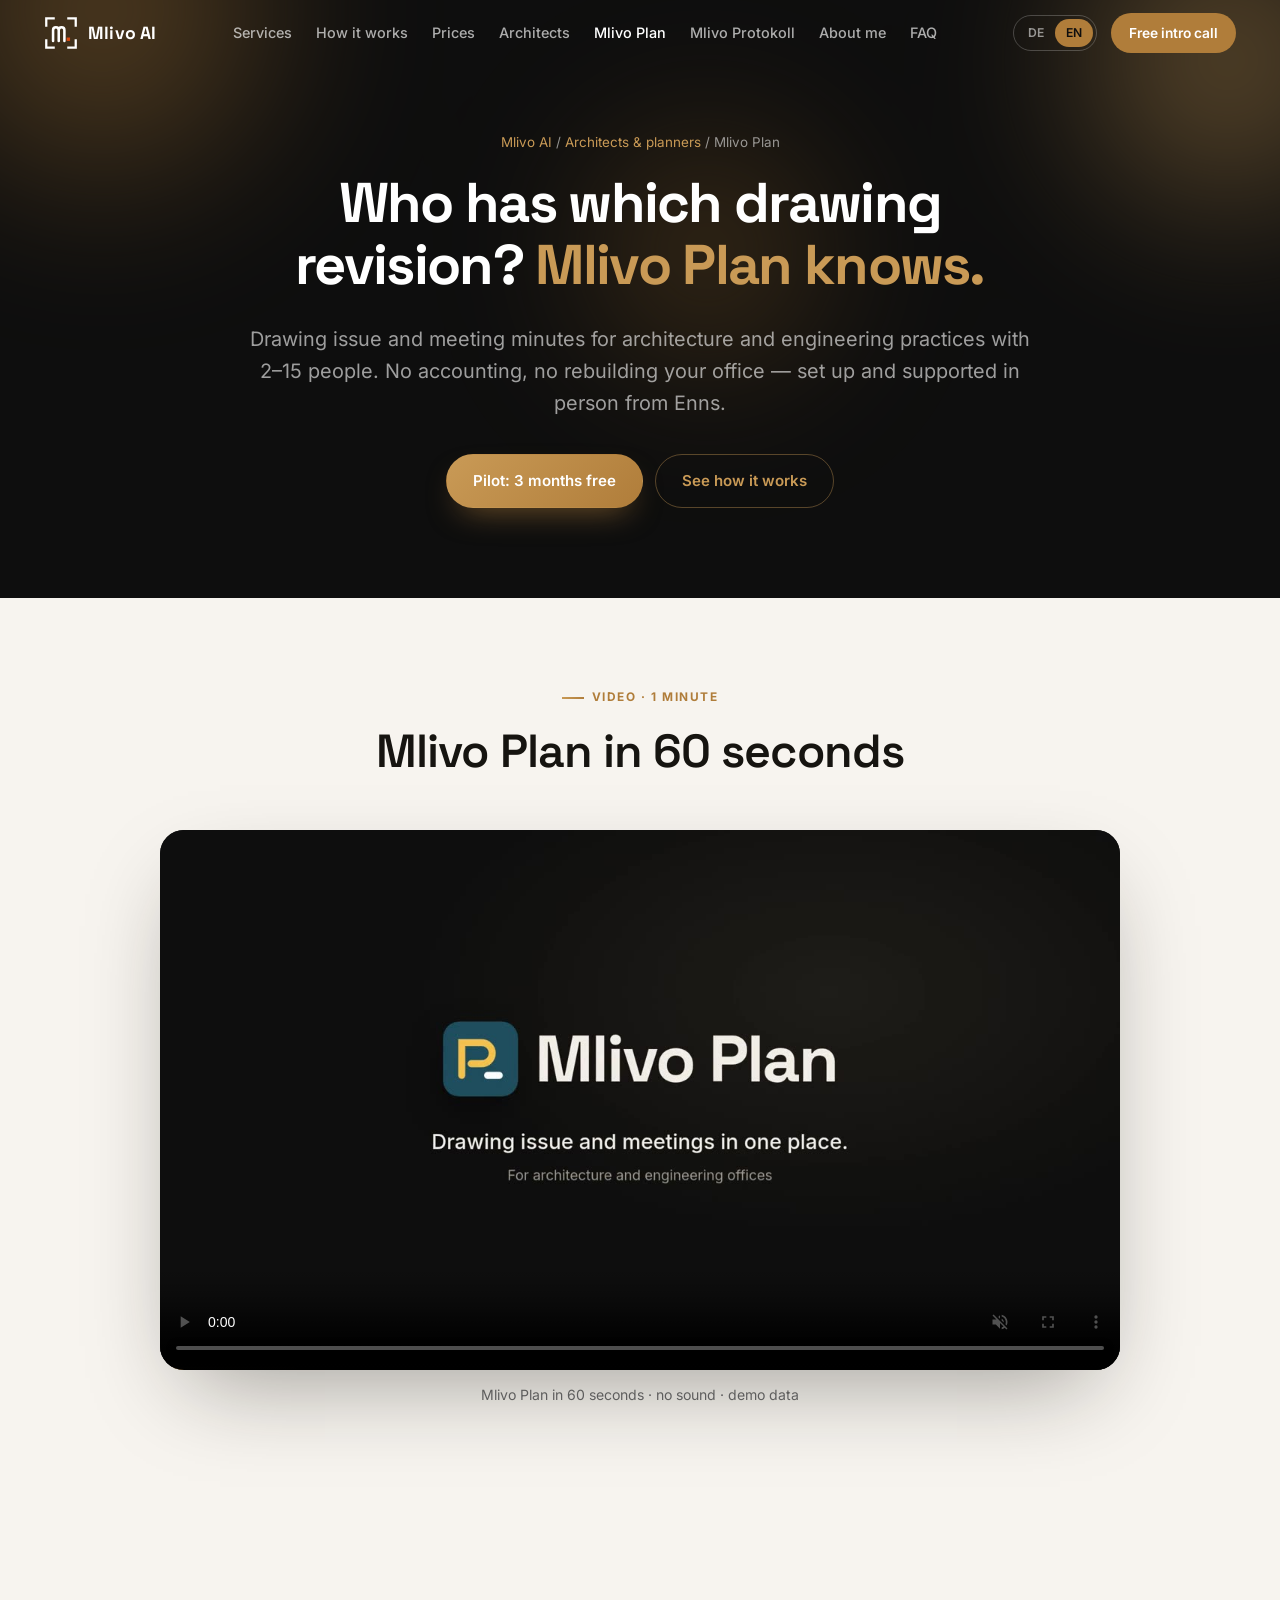
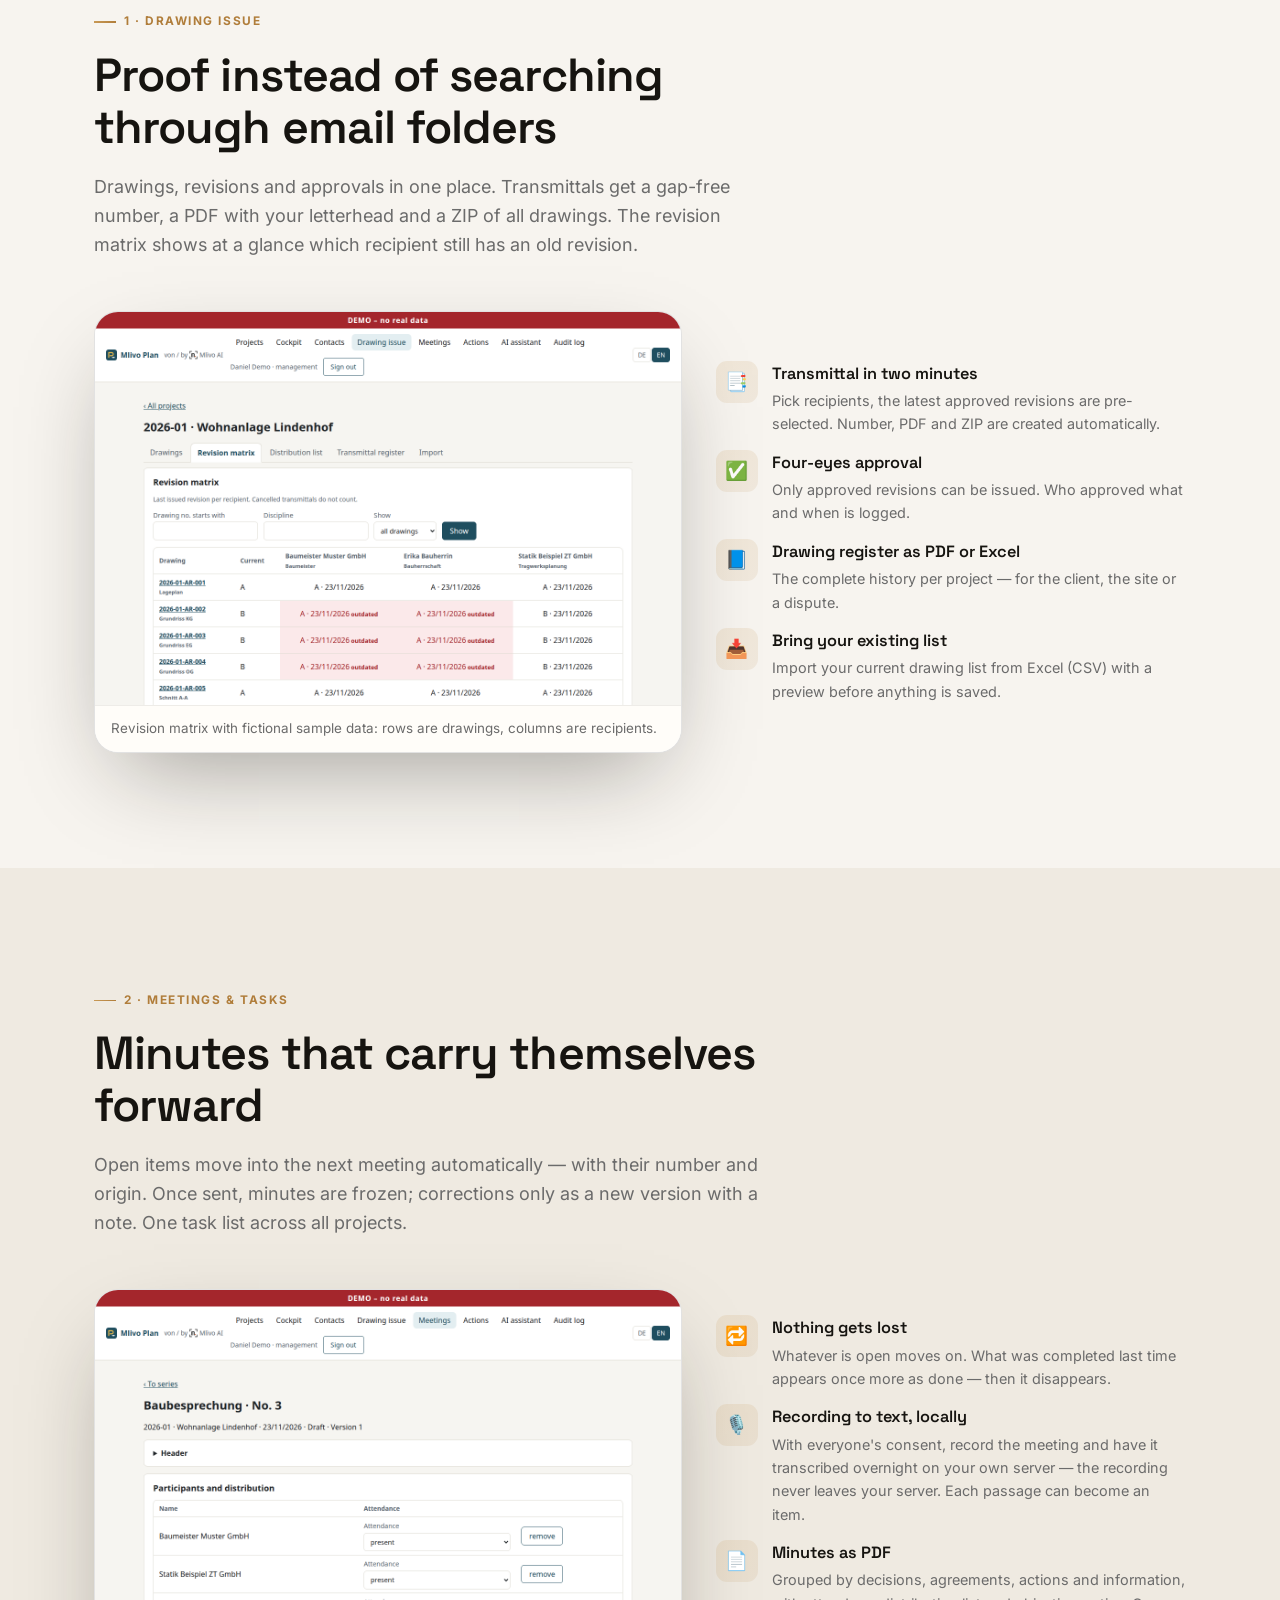
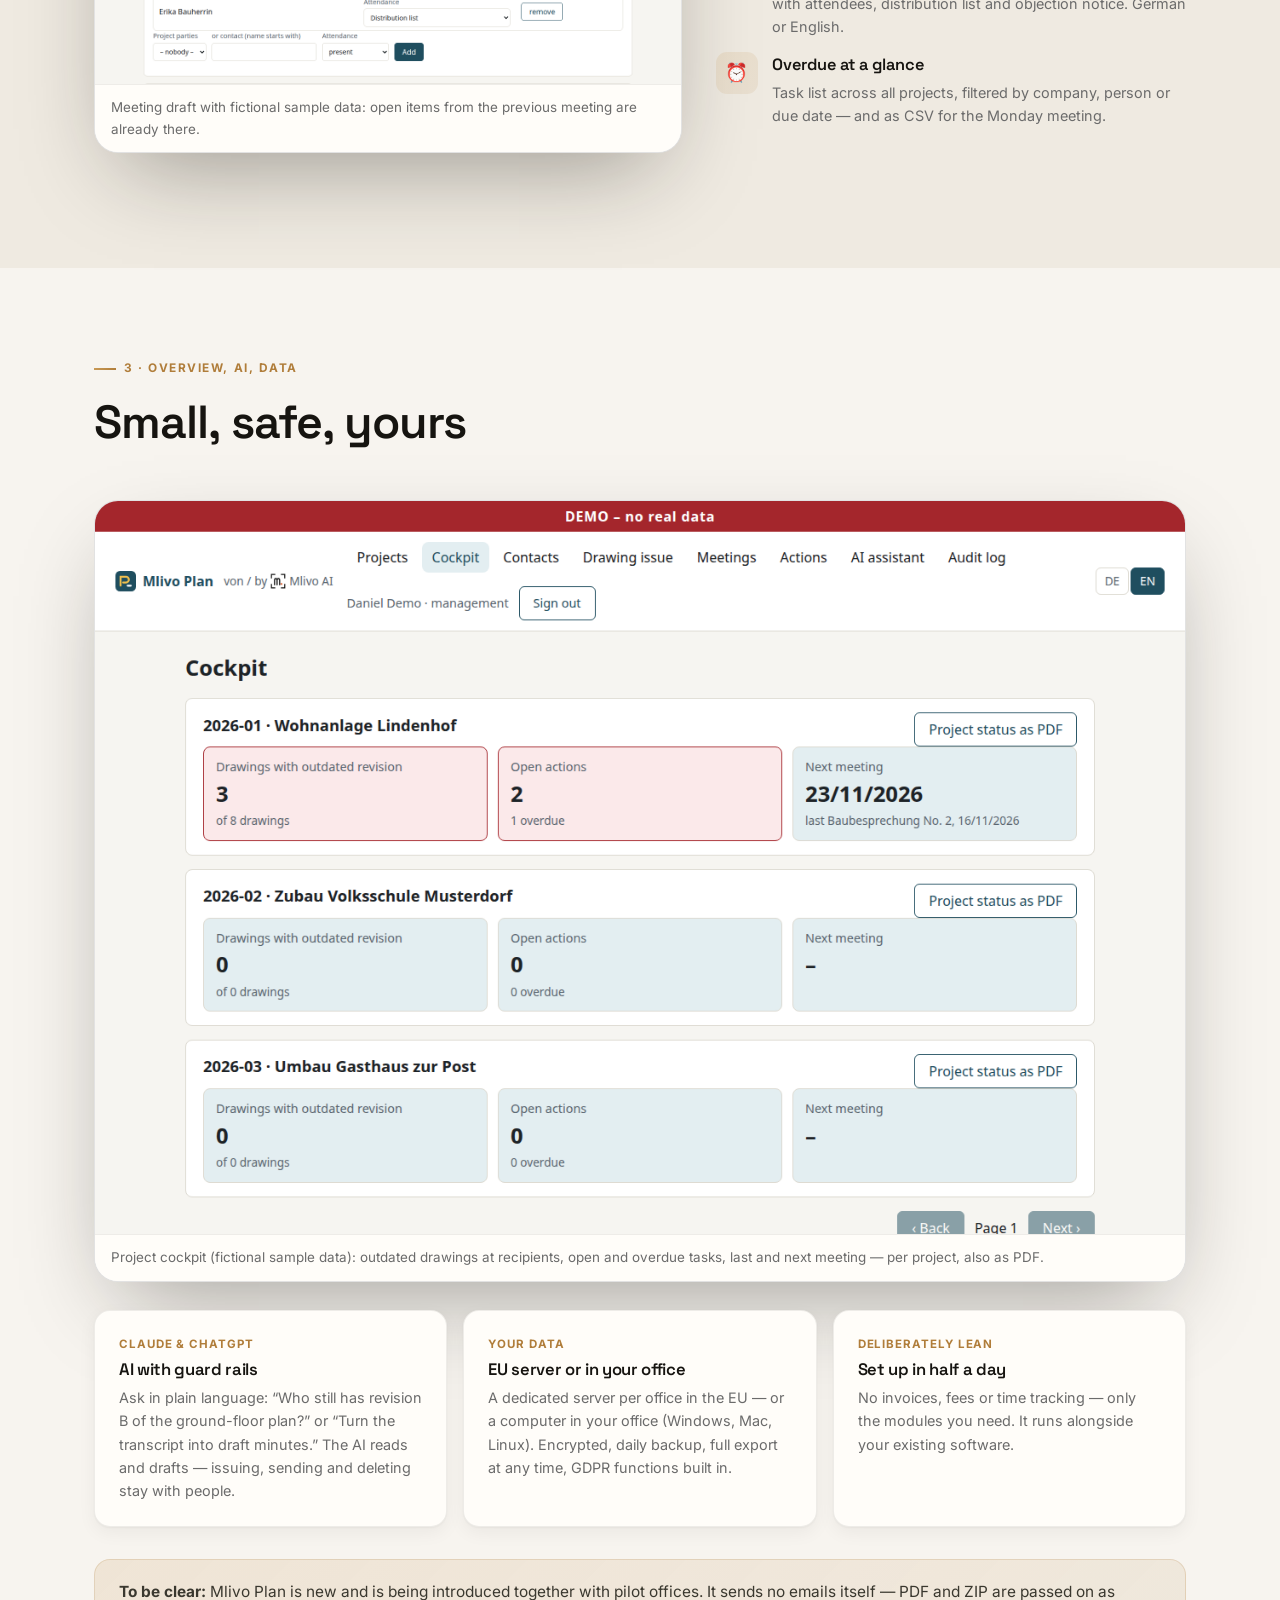
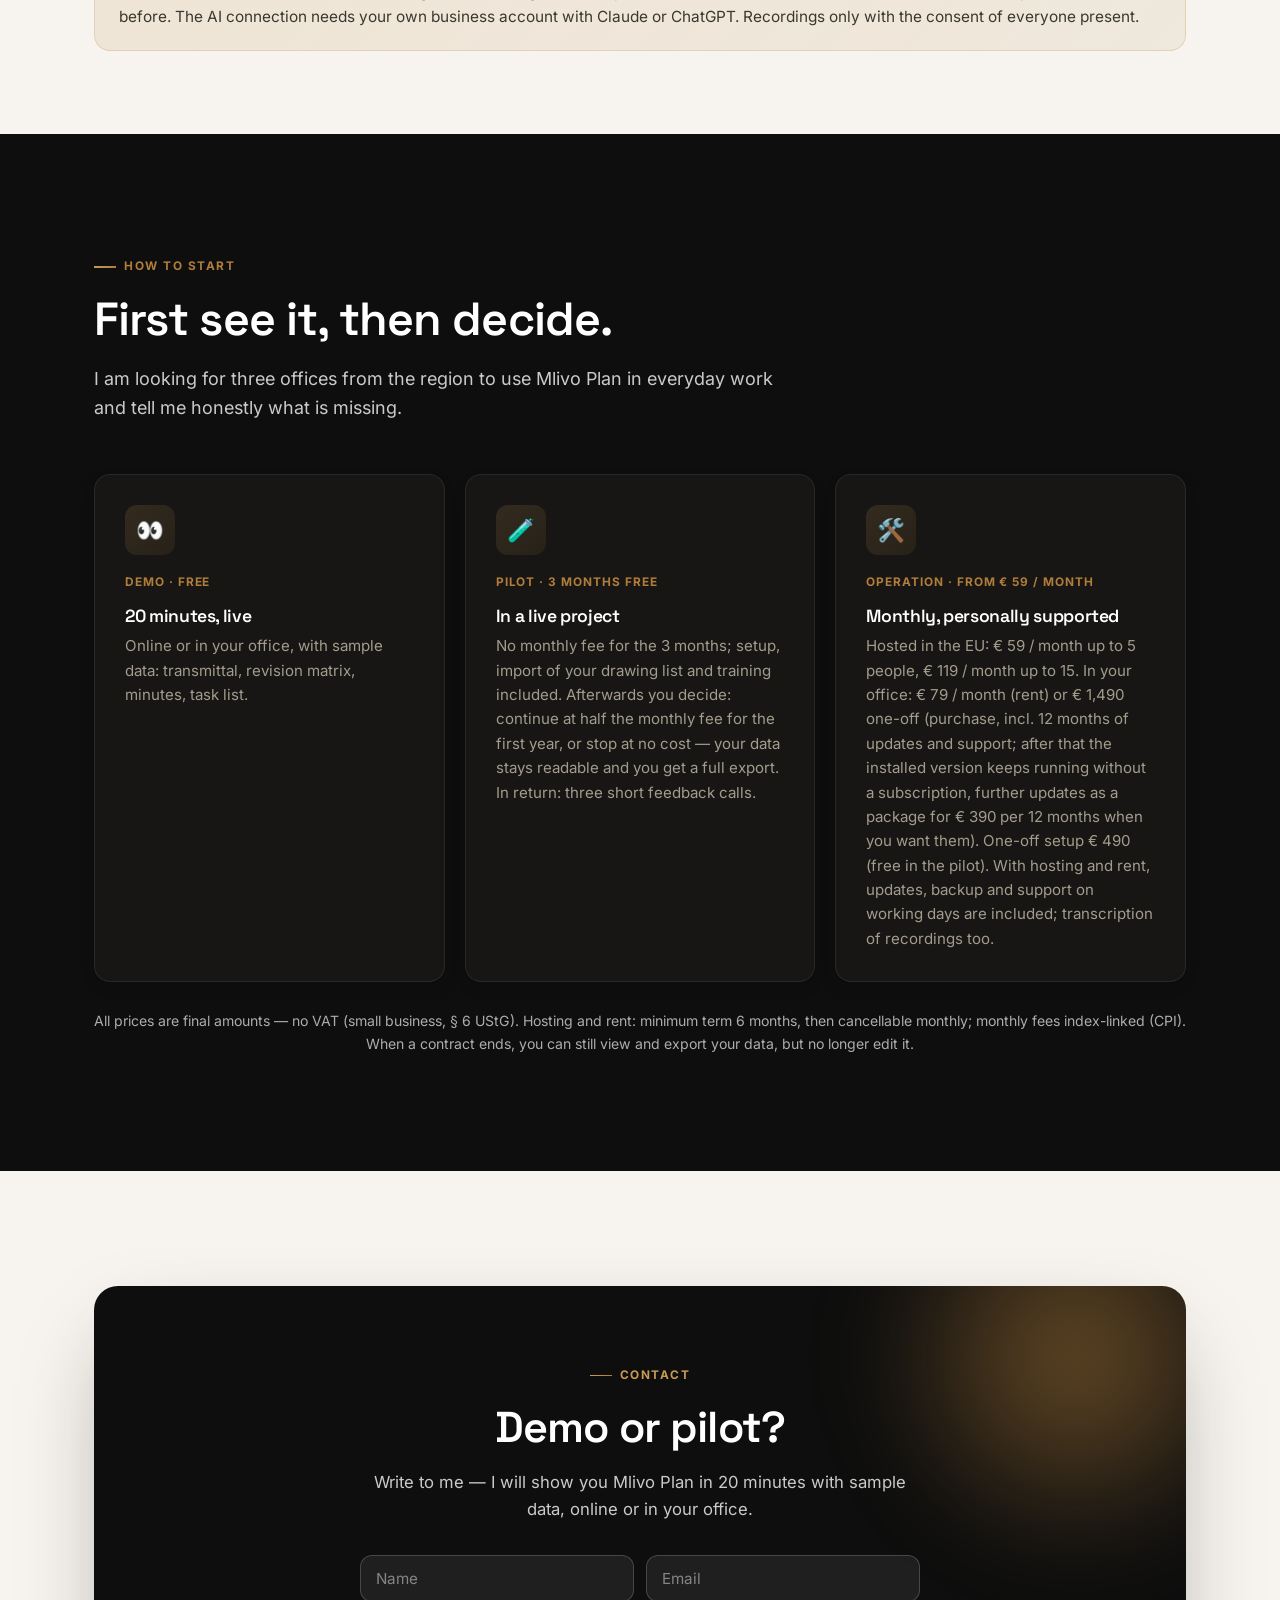
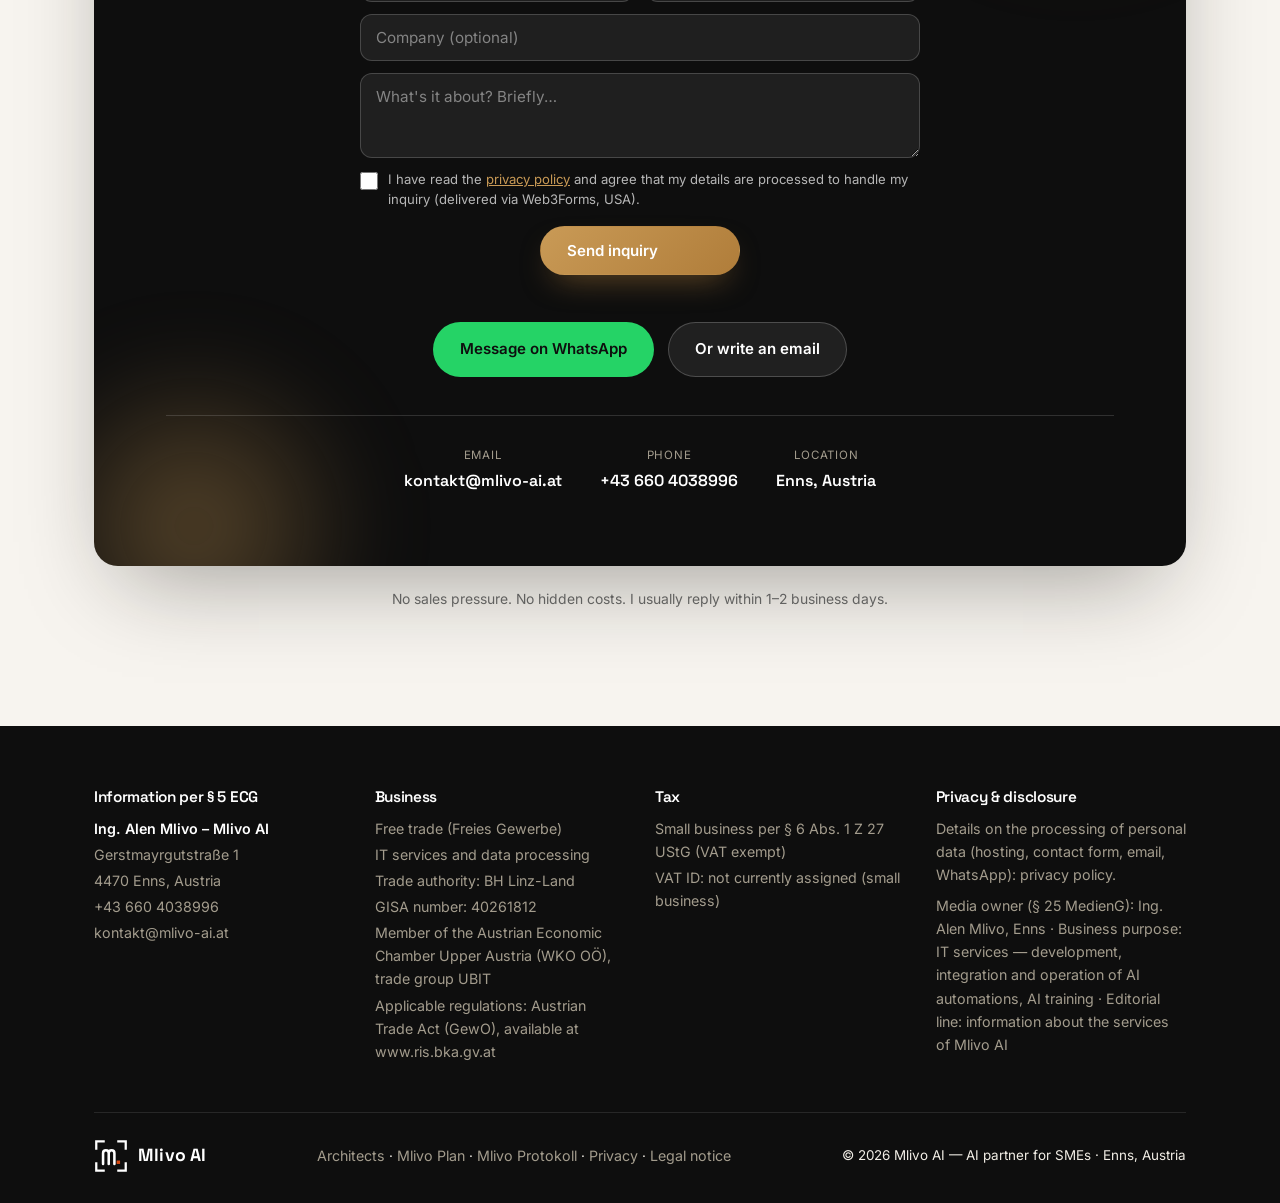
<file: en/plan/index.html>
<!DOCTYPE html>

<html lang="en">
<head>
<meta charset="utf-8"/>
<meta content="width=device-width, initial-scale=1.0" name="viewport"/>
<title>Mlivo Plan – drawing issue and meeting minutes for planning offices | Mlivo AI</title>
<meta content="Mlivo Plan: drawing issue with transmittals and revision matrix, meeting minutes that carry forward, task list and AI with guard rails – for architecture and engineering practices with 2–15 people. Pilot from Enns, Austria." name="description"/>
<meta content="#0E0E0E" name="theme-color"/>
<meta content="index,follow" name="robots"/>
<link href="https://mlivo-ai.at/en/plan/" rel="canonical"/>
<link href="https://mlivo-ai.at/plan/" hreflang="de" rel="alternate"/>
<link href="https://mlivo-ai.at/en/plan/" hreflang="en" rel="alternate"/>
<link href="https://mlivo-ai.at/plan/" hreflang="x-default" rel="alternate"/>
<meta content="website" property="og:type"/>
<meta content="Mlivo AI" property="og:site_name"/>
<meta content="en_US" property="og:locale"/>
<meta content="https://mlivo-ai.at/en/plan/" property="og:url"/>
<meta content="Mlivo Plan – drawing issue &amp; minutes | Mlivo AI" property="og:title"/>
<meta content="Who has which drawing revision? Drawing issue and minutes for planning offices – pilot: 3 months free." property="og:description"/>
<meta content="https://mlivo-ai.at/plan/planausgang-matrix.png" property="og:image"/>
<meta content="Mlivo Plan revision matrix with sample data" property="og:image:alt"/>
<meta content="summary_large_image" name="twitter:card"/>
<link href="/favicon.svg" rel="icon" type="image/svg+xml"/>
<link as="font" crossorigin="" href="/fonts/inter-latin.woff2" rel="preload" type="font/woff2"/>
<link as="font" crossorigin="" href="/fonts/space-grotesk-latin.woff2" rel="preload" type="font/woff2"/>
<link href="/assets/site.css?v=20261126c" rel="stylesheet"/>
<script>document.documentElement.classList.add('js')</script>
<!--ld:start--><script type="application/ld+json">
{
  "@context": "https://schema.org",
  "@graph": [
    {
      "@type": "ProfessionalService",
      "@id": "https://mlivo-ai.at/#business",
      "name": "Mlivo AI",
      "url": "https://mlivo-ai.at/",
      "telephone": "+436604038996",
      "email": "kontakt@mlivo-ai.at",
      "image": "https://mlivo-ai.at/stadtturm-enns.jpg",
      "logo": "https://mlivo-ai.at/favicon.svg",
      "priceRange": "€ 590 – € 7.090",
      "address": {
        "@type": "PostalAddress",
        "streetAddress": "Gerstmayrgutstraße 1",
        "postalCode": "4470",
        "addressLocality": "Enns",
        "addressRegion": "Oberösterreich",
        "addressCountry": "AT"
      },
      "areaServed": [
        "Linz",
        "Linz-Land",
        "Enns",
        "Oberösterreich"
      ],
      "founder": {
        "@type": "Person",
        "name": "Alen Mlivo",
        "honorificPrefix": "Ing."
      },
      "description": "AI partner for small and medium-sized businesses in the Linz and Enns region: AI workshops, AI assessment, implementation support, AI agents and AI for architects (CAD via MCP, 4D construction schedules).",
      "knowsAbout": [
        "AI training",
        "AI assessment",
        "AI agents",
        "Automation",
        "n8n",
        "Make.com",
        "MCP connectors",
        "FreeCAD",
        "AI for architects",
        "4D construction scheduling"
      ]
    },
    {
      "@type": "SoftwareApplication",
      "name": "Mlivo Plan",
      "applicationCategory": "BusinessApplication",
      "operatingSystem": "Windows, macOS, Linux",
      "description": "Drawing issue and meeting minutes for architecture and engineering practices",
      "provider": {
        "@id": "https://mlivo-ai.at/#business"
      },
      "areaServed": "Oberösterreich",
      "offers": {
        "@type": "AggregateOffer",
        "priceCurrency": "EUR",
        "lowPrice": "29",
        "highPrice": "1490",
        "offerCount": 5
      }
    }
  ]
}
</script><!--ld:end-->
</head>
<body>
<a class="skip" href="#main">Skip to content</a>
<div class="progress" id="progress"></div>
<header class="nav" id="nav">
<div class="nav-inner">
<a aria-label="Mlivo AI – home" class="brand" href="/en/"><svg aria-hidden="true" class="mark" focusable="false" viewbox="0 0 120 120"><path d="M8 34 V8 H34 M86 8 H112 V34 M112 86 V112 H86 M34 112 H8 V86" fill="none" stroke="currentColor" stroke-linecap="square" stroke-width="8"></path><path d="M32 88 V50 Q32 40 42 40 Q52 40 52 50 V88 M52 50 Q52 40 62 40 Q72 40 72 50 V88" fill="none" stroke="currentColor" stroke-linecap="round" stroke-linejoin="round" stroke-width="9"></path><rect fill="#D9480F" height="12" width="12" x="80" y="76"></rect></svg>Mlivo AI</a>
<nav class="nav-links" id="navLinks">
<a href="/en/#leistungen">Services</a>
<a href="/en/#ablauf">How it works</a>
<a href="/en/#preise">Prices</a>
<a href="/en/architects/">Architects</a>
<a class="cur" href="/en/plan/">Mlivo Plan</a>
<a href="/en/protocol/">Mlivo Protokoll</a>
<a href="/en/#about">About me</a>
<a href="/en/#faq">FAQ</a>
</nav>
<div class="nav-right">
<div aria-label="Language" class="lang-toggle" role="group">
<a class="btn-lang" href="/plan/" hreflang="de" lang="de">DE</a>
<a class="btn-lang active" href="/en/plan/" hreflang="en" lang="en">EN</a>
</div>
<a class="nav-cta" href="#contact">Free intro call</a>
<button aria-controls="navLinks" aria-expanded="false" aria-label="Menu" class="burger" id="burger"><span></span><span></span><span></span></button>
</div>
</div>
</header>
<main id="top">
<div id="main" tabindex="-1"></div>
<!-- HERO -->
<section class="hero sub">
<div class="mesh"><span class="blob b1"></span><span class="blob b2"></span><span class="blob b3"></span></div>
<div class="wrap hero-inner">
<div class="crumbs reveal"><a href="/en/">Mlivo AI</a> / <a href="/en/architects/">Architects &amp; planners</a> / <span>Mlivo Plan</span></div>
<h1 class="reveal d1"><span>Who has which drawing revision?</span> <span class="grad">Mlivo Plan knows.</span></h1>
<p class="sub reveal d2">Drawing issue and meeting minutes for architecture and engineering practices with 2–15 people. No accounting, no rebuilding your office — set up and supported in person from Enns.</p>
<div class="jump reveal d3">
<a class="btn btn-primary" href="#pilot">Pilot: 3 months free</a>
<a class="btn btn-outline-gold" href="#planausgang">See how it works</a>
</div>
</div>
</section>
<!-- VIDEO -->
<section class="section tight" id="video">
<div class="wrap">
<div class="head-block center reveal">
<span class="eyebrow center">Video · 1 minute</span>
<h2 class="h-sec center">Mlivo Plan in 60 seconds</h2>
</div>
<div class="pvid reveal">
<video aria-label="Video: Mlivo Plan in 60 seconds" controls="" data-autoplay="" muted="" playsinline="" poster="/plan/video-poster-en.jpg" preload="none" src="/plan/mlivo-plan-en.mp4"></video>
</div>
<p class="pvid-cap reveal">Mlivo Plan in 60 seconds · no sound · demo data</p>
</div>
</section>
<!-- PLANAUSGANG -->
<section class="section" id="planausgang">
<div class="wrap">
<div class="head-block reveal">
<span class="eyebrow">1 · Drawing issue</span>
<h2 class="h-sec" style="max-width:24ch">Proof instead of searching through email folders</h2>
<p class="lead">Drawings, revisions and approvals in one place. Transmittals get a gap-free number, a PDF with your letterhead and a ZIP of all drawings. The revision matrix shows at a glance which recipient still has an old revision.</p>
</div>
<div class="cad-grid">
<figure class="cad-shot reveal">
<a href="/plan/planausgang-matrix-en.png" rel="noopener" target="_blank"><img alt="Revision matrix: drawings and recipients, outdated revisions highlighted" decoding="async" height="860" loading="lazy" src="/plan/planausgang-matrix-en.png" width="1280"/></a>
<figcaption>Revision matrix with fictional sample data: rows are drawings, columns are recipients.</figcaption>
</figure>
<div class="reveal d1">
<div class="cad-pts">
<div class="pt"><div class="ic">📑</div><div><h5>Transmittal in two minutes</h5><p>Pick recipients, the latest approved revisions are pre-selected. Number, PDF and ZIP are created automatically.</p></div></div>
<div class="pt"><div class="ic">✅</div><div><h5>Four-eyes approval</h5><p>Only approved revisions can be issued. Who approved what and when is logged.</p></div></div>
<div class="pt"><div class="ic">📘</div><div><h5>Drawing register as PDF or Excel</h5><p>The complete history per project — for the client, the site or a dispute.</p></div></div>
<div class="pt"><div class="ic">📥</div><div><h5>Bring your existing list</h5><p>Import your current drawing list from Excel (CSV) with a preview before anything is saved.</p></div></div>
</div>
</div>
</div>
</div>
</section>
<!-- BESPRECHUNG -->
<section class="section" id="besprechung" style="background:var(--bg-soft)">
<div class="wrap">
<div class="head-block reveal">
<span class="eyebrow">2 · Meetings &amp; tasks</span>
<h2 class="h-sec" style="max-width:24ch">Minutes that carry themselves forward</h2>
<p class="lead">Open items move into the next meeting automatically — with their number and origin. Once sent, minutes are frozen; corrections only as a new version with a note. One task list across all projects.</p>
</div>
<div class="cad-grid">
<figure class="cad-shot reveal">
<a href="/plan/besprechung-entwurf-en.png" rel="noopener" target="_blank"><img alt="Meeting draft with carried-over open items" decoding="async" height="860" loading="lazy" src="/plan/besprechung-entwurf-en.png" width="1280"/></a>
<figcaption>Meeting draft with fictional sample data: open items from the previous meeting are already there.</figcaption>
</figure>
<div class="reveal d1">
<div class="cad-pts">
<div class="pt"><div class="ic">🔁</div><div><h5>Nothing gets lost</h5><p>Whatever is open moves on. What was completed last time appears once more as done — then it disappears.</p></div></div>
<div class="pt"><div class="ic">🎙&#xFE0F;</div><div><h5>Recording to text, locally</h5><p>With everyone's consent, record the meeting and have it transcribed overnight on your own server — the recording never leaves your server. Each passage can become an item.</p></div></div>
<div class="pt"><div class="ic">📄</div><div><h5>Minutes as PDF</h5><p>Grouped by decisions, agreements, actions and information, with attendees, distribution list and objection notice. German or English.</p></div></div>
<div class="pt"><div class="ic">⏰</div><div><h5>Overdue at a glance</h5><p>Task list across all projects, filtered by company, person or due date — and as CSV for the Monday meeting.</p></div></div>
</div>
</div>
</div>
</div>
</section>
<!-- COCKPIT, KI, DATEN -->
<section class="section tight" id="mehr">
<div class="wrap">
<div class="head-block reveal">
<span class="eyebrow">3 · Overview, AI, data</span>
<h2 class="h-sec">Small, safe, yours</h2>
</div>
<figure class="cad-shot reveal" style="margin-bottom:28px">
<a href="/plan/cockpit-en.png" rel="noopener" target="_blank"><img alt="Project cockpit with outdated drawings, open and overdue tasks per project" decoding="async" height="860" loading="lazy" src="/plan/cockpit-en.png" width="1280"/></a>
<figcaption>Project cockpit (fictional sample data): outdated drawings at recipients, open and overdue tasks, last and next meeting — per project, also as PDF.</figcaption>
</figure>
<div class="ex-grid">
<div class="ex reveal"><div class="who">Claude &amp; ChatGPT</div><h4>AI with guard rails</h4><p>Ask in plain language: “Who still has revision B of the ground-floor plan?” or “Turn the transcript into draft minutes.” The AI reads and drafts — issuing, sending and deleting stay with people.</p></div>
<div class="ex reveal d1"><div class="who">Your data</div><h4>EU server or in your office</h4><p>A dedicated server per office in the EU — or a computer in your office (Windows, Mac, Linux). Encrypted, daily backup, full export at any time, GDPR functions built in.</p></div>
<div class="ex reveal d2"><div class="who">Deliberately lean</div><h4>Set up in half a day</h4><p>No invoices, fees or time tracking — only the modules you need. It runs alongside your existing software.</p></div>
</div>
<div class="note-band reveal"><b>To be clear:</b> Mlivo Plan is new and is being introduced together with pilot offices. It sends no emails itself — PDF and ZIP are passed on as before. The AI connection needs your own business account with Claude or ChatGPT. Recordings only with the consent of everyone present.</div>
</div>
</section>
<!-- PILOT -->
<section class="section section-dark" id="pilot">
<div class="wrap">
<div class="head-block reveal">
<span class="eyebrow">How to start</span>
<h2 class="h-sec">First see it, then decide.</h2>
<p class="lead">I am looking for three offices from the region to use Mlivo Plan in everyday work and tell me honestly what is missing.</p>
</div>
<div class="grid g3">
<div class="card reveal"><div class="ico">👀</div><div class="tagline">Demo · free</div><h4>20 minutes, live</h4><p>Online or in your office, with sample data: transmittal, revision matrix, minutes, task list.</p></div>
<div class="card reveal d1"><div class="ico">🧪</div><div class="tagline">Pilot · 3 months free</div><h4>In a live project</h4><p>No monthly fee for the 3 months; setup, import of your drawing list and training included. Afterwards you decide: continue at half the monthly fee for the first year, or stop at no cost — your data stays readable and you get a full export. In return: three short feedback calls.</p></div>
<div class="card reveal d2"><div class="ico">🛠&#xFE0F;</div><div class="tagline">Operation · from €&nbsp;59 / month</div><h4>Monthly, personally supported</h4><p>Hosted in the EU: €&nbsp;59 / month up to 5 people, €&nbsp;119 / month up to 15. In your office: €&nbsp;79 / month (rent) or €&nbsp;1,490 one-off (purchase, incl. 12 months of updates and support; after that the installed version keeps running without a subscription, further updates as a package for €&nbsp;390 per 12 months when you want them). One-off setup €&nbsp;490 (free in the pilot). With hosting and rent, updates, backup and support on working days are included; transcription of recordings too.</p></div>
</div>
<p class="price-meta reveal">All prices are final amounts — no VAT (small business, § 6 UStG). Hosting and rent: minimum term 6 months, then cancellable monthly; monthly fees index-linked (CPI). When a contract ends, you can still view and export your data, but no longer edit it.</p>
</div>
</section>
<!-- KONTAKT -->
<section class="section" id="contact">
<div class="wrap">
<div class="contact-card reveal">
<div class="glow"></div><div class="glow2"></div>
<div class="inner">
<span class="eyebrow center" style="color:var(--gold-lt)">Contact</span>
<h2>Demo or pilot?</h2>
<p>Write to me — I will show you Mlivo Plan in 20 minutes with sample data, online or in your office.</p>
<form class="lead-form" id="leadForm">
<input name="access_key" type="hidden" value="fd4c4625-aea0-47f0-8748-b4852d9a4cf7"/>
<input name="subject" type="hidden" value="Mlivo Plan inquiry via mlivo-ai.at/en"/>
<input autocomplete="off" class="lf-hp" name="botcheck" tabindex="-1" type="checkbox"/>
<div class="lf-row">
<input aria-label="Name" name="name" placeholder="Name" required=""/>
<input aria-label="Email" name="email" placeholder="Email" required="" type="email"/>
</div>
<input aria-label="Company" name="firma" placeholder="Company (optional)"/>
<textarea aria-label="Message" name="nachricht" placeholder="What's it about? Briefly…" required="" rows="3"></textarea>
<label class="lf-consent"><input name="datenschutz" required="" type="checkbox" value="zugestimmt"/><span>I have read the <a href="/datenschutz/">privacy policy</a> and agree that my details are processed to handle my inquiry (delivered via Web3Forms, USA).</span></label>
<button class="btn btn-primary" type="submit">Send inquiry</button>
<div class="lf-status" id="lfStatus" role="status"></div>
</form>
<div class="contact-cta" style="margin-top:18px">
<a class="btn btn-wa" href="https://wa.me/436604038996" rel="noopener" target="_blank">Message on WhatsApp</a>
<a class="btn btn-dark" href="mailto:kontakt@mlivo-ai.at">Or write an email</a>
</div>
<div class="contact-meta">
<div class="m"><div class="l">Email</div><div class="v"><a href="mailto:kontakt@mlivo-ai.at">kontakt@mlivo-ai.at</a></div></div>
<div class="m"><div class="l">Phone</div><div class="v"><a href="tel:+436604038996">+43 660 4038996</a></div></div>
<div class="m"><div class="l">Location</div><div class="v">Enns, Austria</div></div>
</div>
</div>
</div>
<p class="fineprint">No sales pressure. No hidden costs. I usually reply within 1–2 business days.</p>
</div>
</section>
</main>
<!--footer:start-->
<footer id="impressum">
<div class="wrap">
<div class="grid imp-grid">
<div>
<h4>Information per § 5 ECG</h4>
<p style="color:#fff;font-weight:600">Ing. Alen Mlivo – Mlivo AI</p>
<p>Gerstmayrgutstraße 1</p>
<p>4470 Enns, Austria</p>
<p><a href="tel:+436604038996">+43 660 4038996</a></p>
<p><a href="mailto:kontakt@mlivo-ai.at">kontakt@mlivo-ai.at</a></p>
</div>
<div>
<h4>Business</h4>
<p>Free trade (Freies Gewerbe)</p>
<p>IT services and data processing</p>
<p>Trade authority: BH Linz-Land</p>
<p>GISA number: 40261812</p>
<p>Member of the Austrian Economic Chamber Upper Austria (WKO OÖ), trade group UBIT</p>
<p>Applicable regulations: Austrian Trade Act (GewO), available at <a href="https://www.ris.bka.gv.at">www.ris.bka.gv.at</a></p>
</div>
<div>
<h4>Tax</h4>
<p>Small business per § 6 Abs. 1 Z 27 UStG (VAT exempt)</p>
<p>VAT ID: not currently assigned (small business)</p>
</div>
<div>
<h4>Privacy &amp; disclosure</h4>
<p>Details on the processing of personal data (hosting, contact form, email, WhatsApp): <a href="/datenschutz/">privacy policy</a>.</p>
<p style="margin-top:8px">Media owner (§ 25 MedienG): Ing. Alen Mlivo, Enns · Business purpose: IT services — development, integration and operation of AI automations, AI training · Editorial line: information about the services of Mlivo AI</p>
</div>
</div>
<div class="foot-bottom">
<a class="brand" href="/en/" style="color:#fff"><svg aria-hidden="true" class="mark" focusable="false" viewbox="0 0 120 120"><path d="M8 34 V8 H34 M86 8 H112 V34 M112 86 V112 H86 M34 112 H8 V86" fill="none" stroke="currentColor" stroke-linecap="square" stroke-width="8"></path><path d="M32 88 V50 Q32 40 42 40 Q52 40 52 50 V88 M52 50 Q52 40 62 40 Q72 40 72 50 V88" fill="none" stroke="currentColor" stroke-linecap="round" stroke-linejoin="round" stroke-width="9"></path><rect fill="#D9480F" height="12" width="12" x="80" y="76"></rect></svg>Mlivo AI</a>
<div class="foot-links"><a href="/en/architects/">Architects</a> · <a href="/en/plan/">Mlivo Plan</a> · <a href="/en/protocol/">Mlivo Protokoll</a> · <a href="/datenschutz/">Privacy</a> · <a href="/en/#impressum">Legal notice</a></div>
<div>© 2026 Mlivo AI — AI partner for SMEs · Enns, Austria</div>
</div>
</div>
</footer>
<!--footer:end-->
<script defer="" src="/assets/site.js?v=20261126"></script>
</body>
</html>
</file>
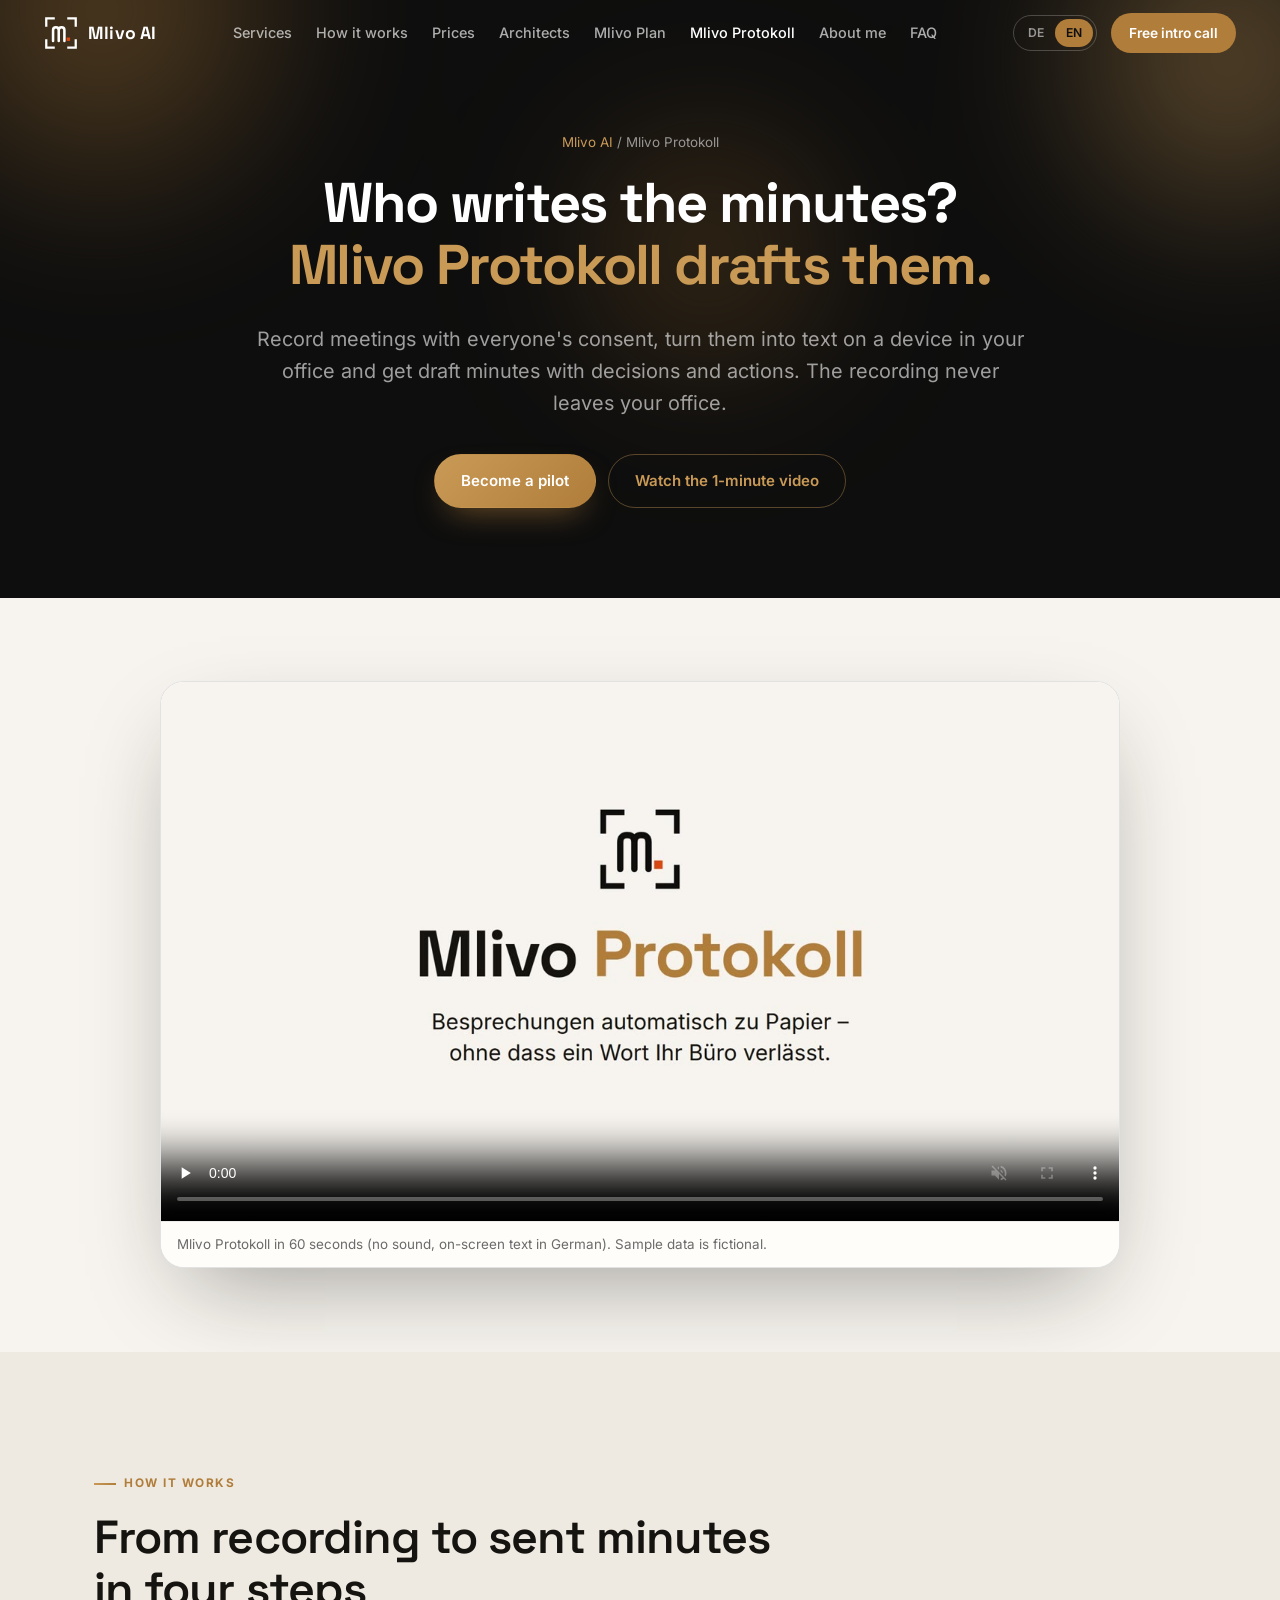
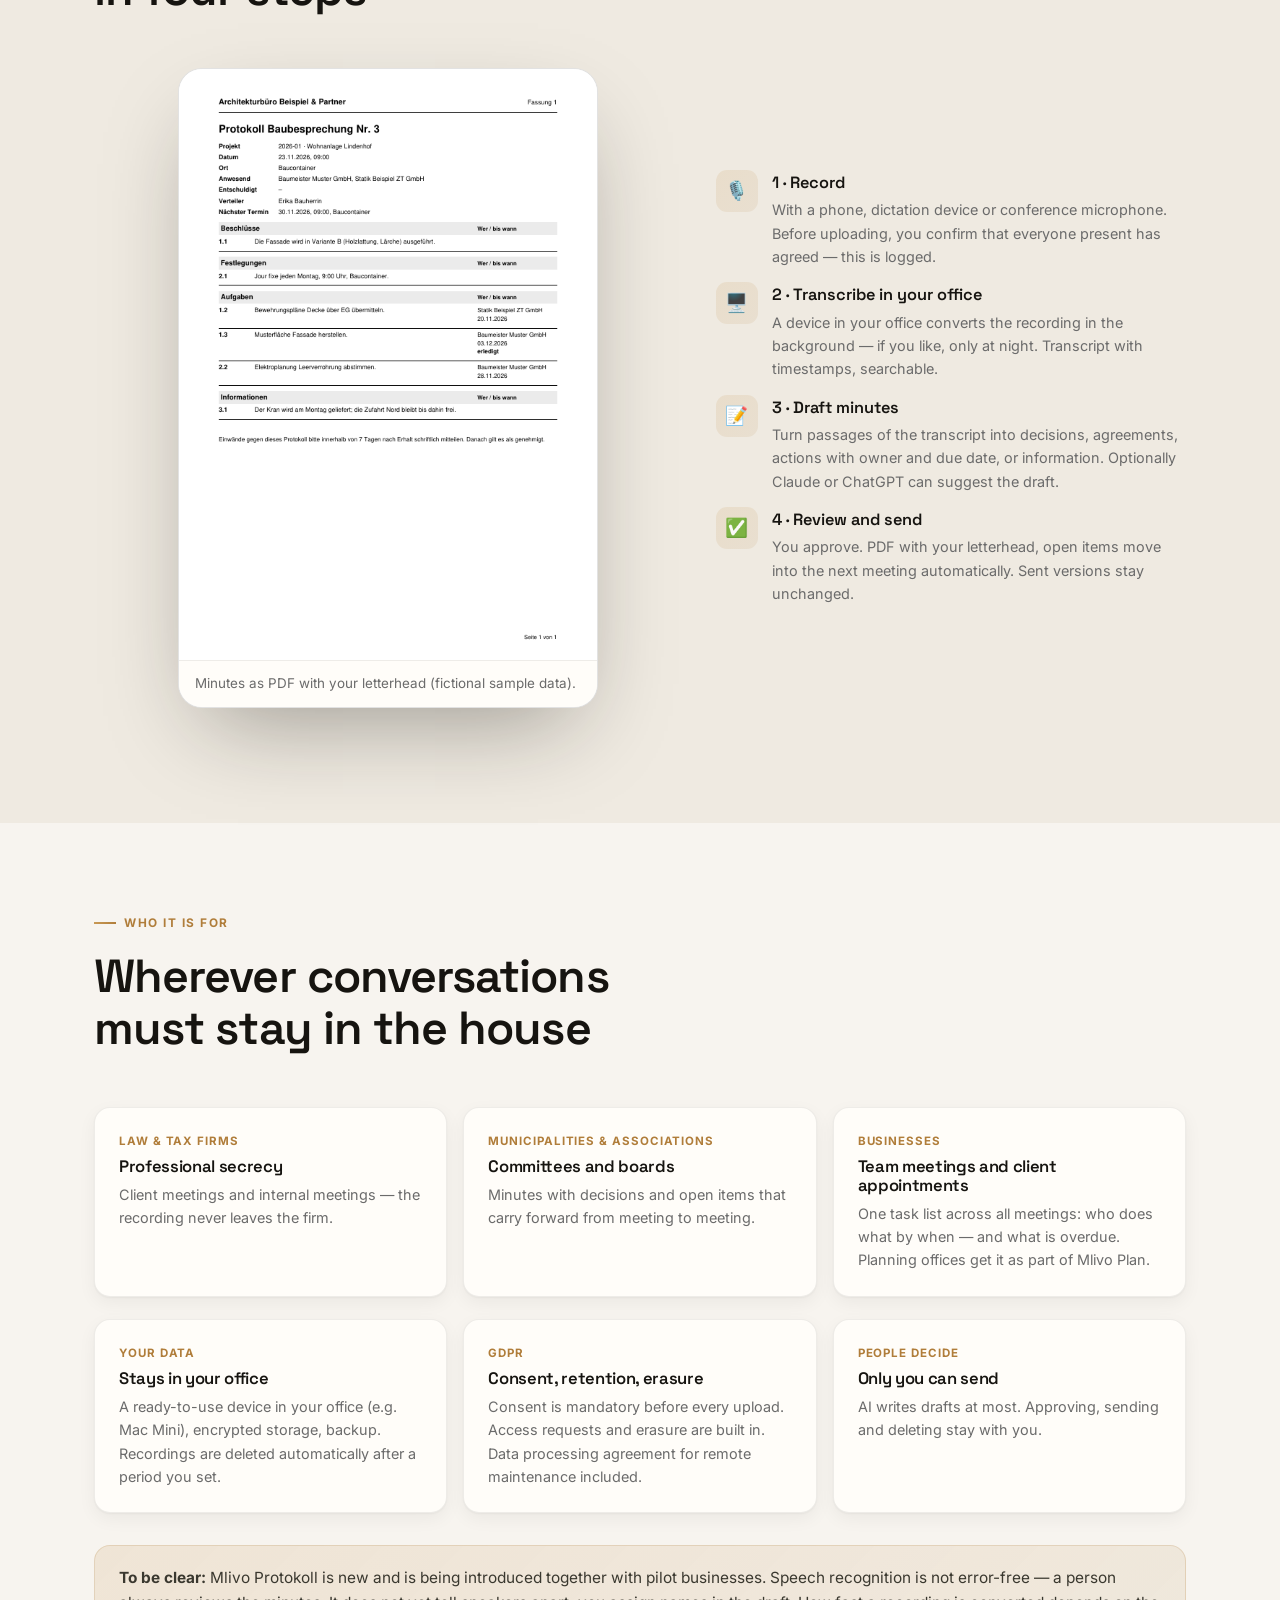
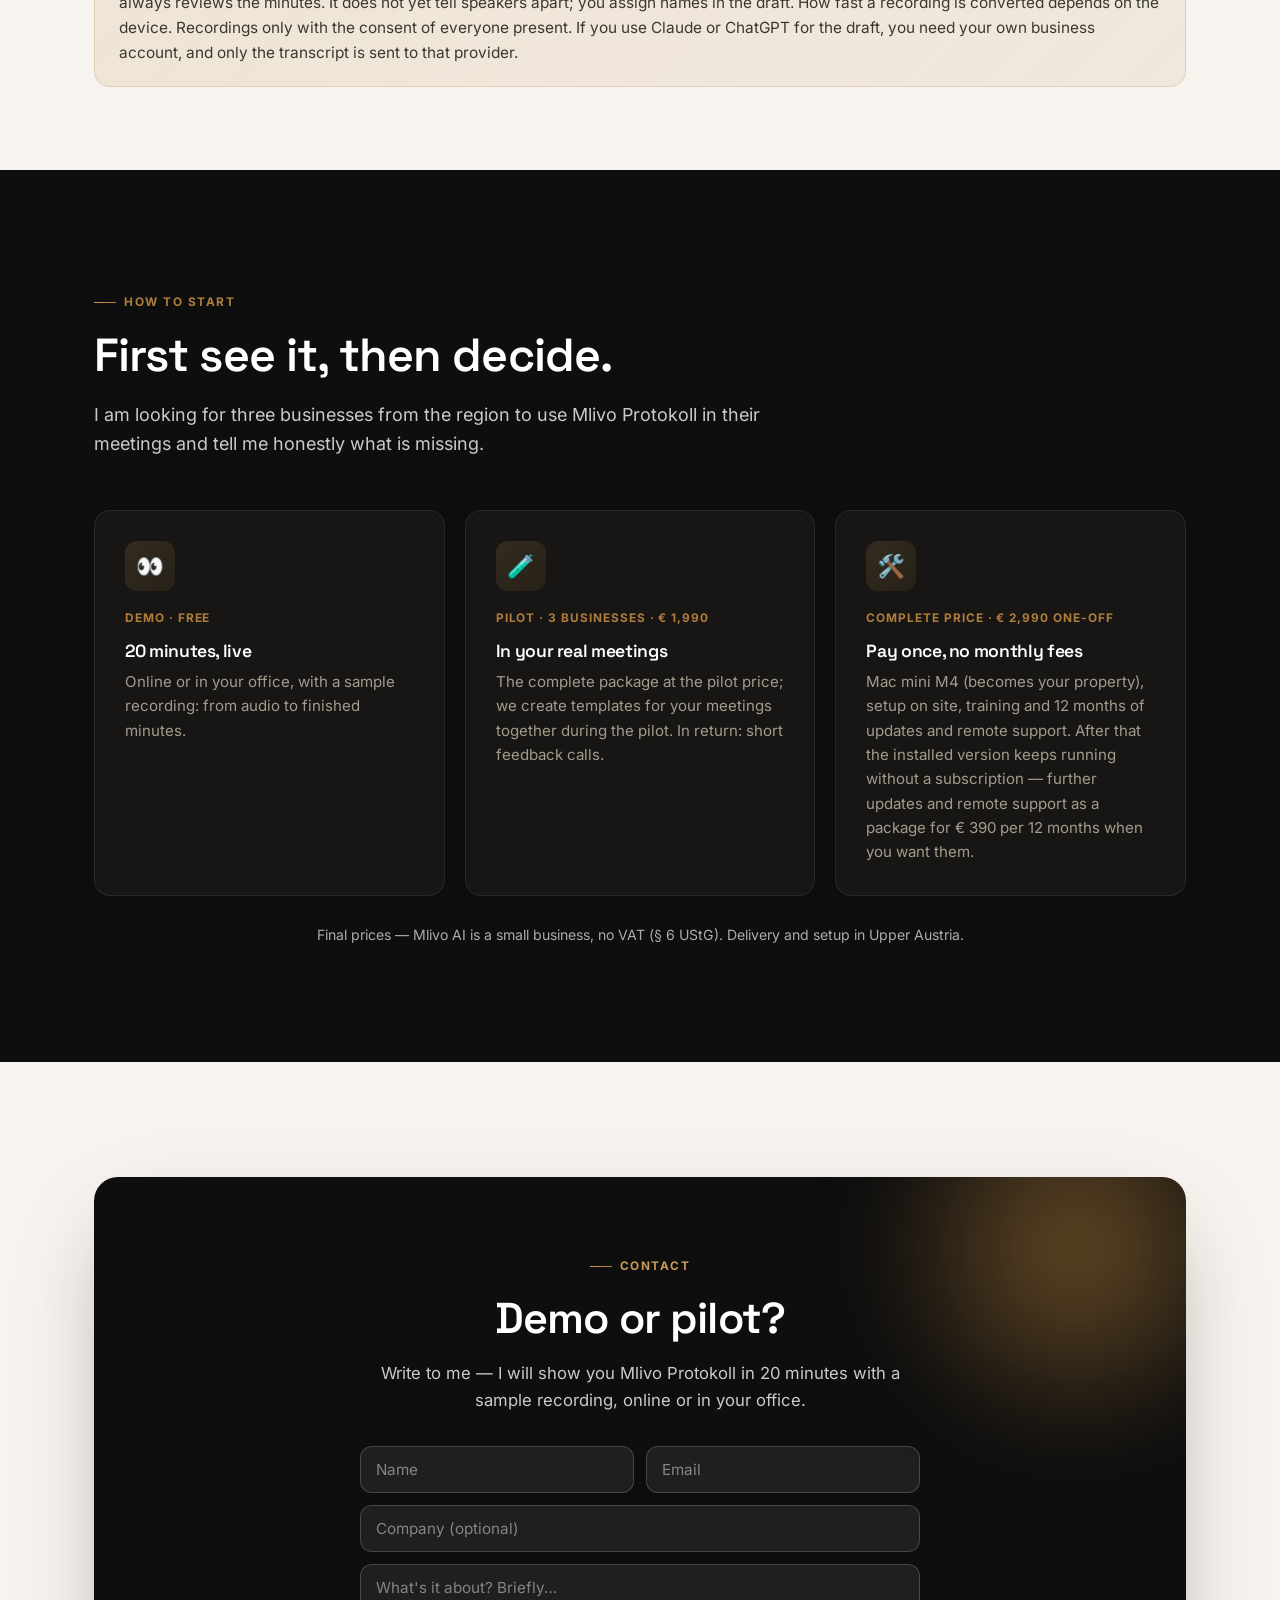
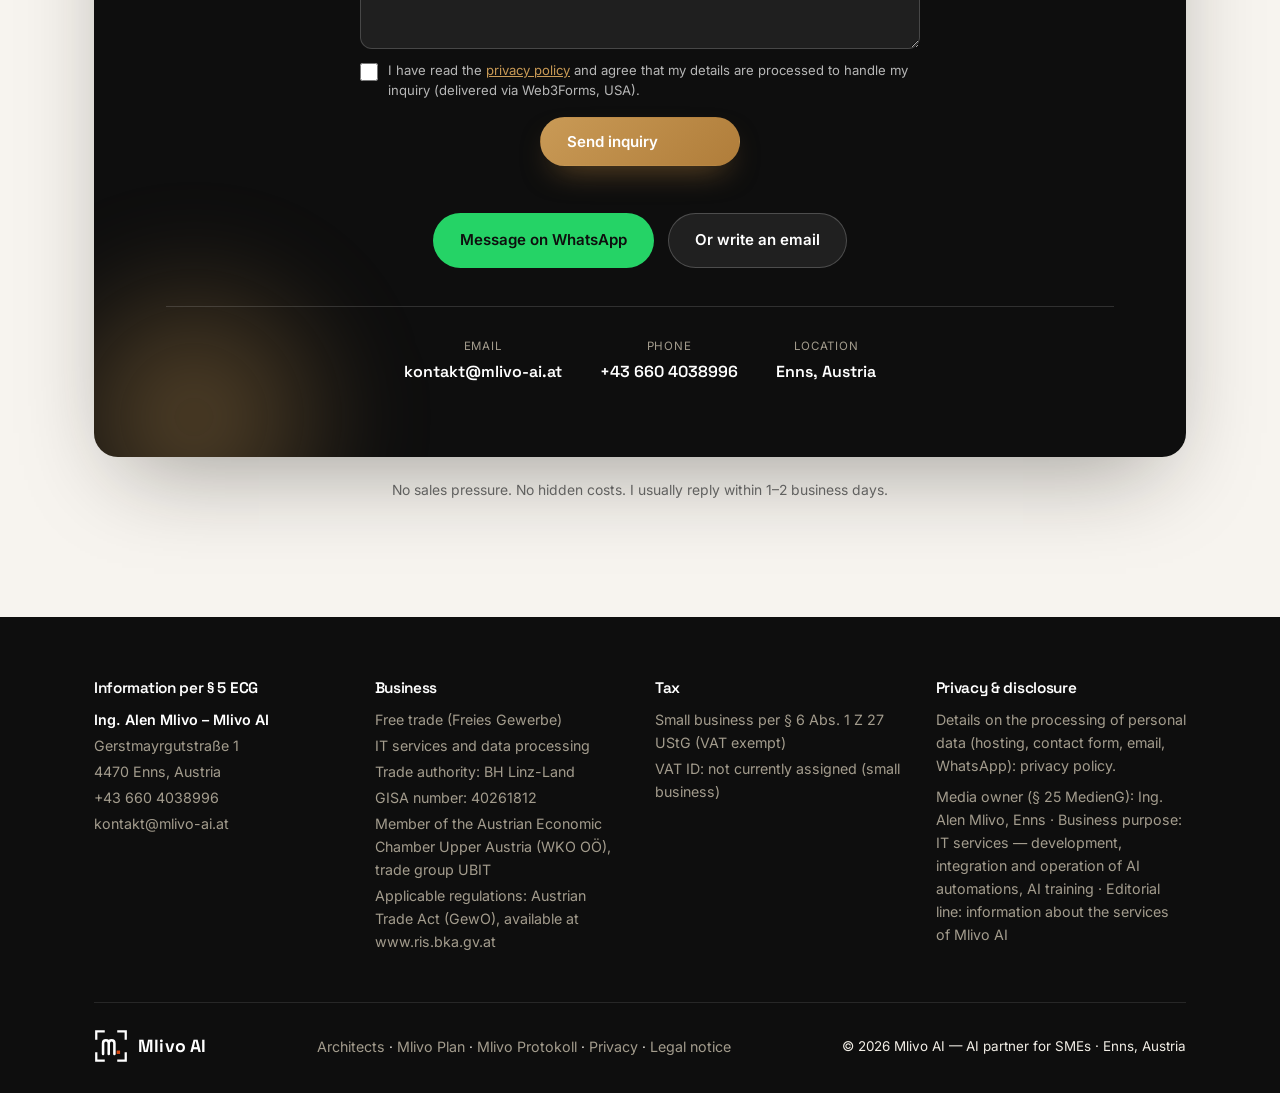
<file: en/protocol/index.html>
<!DOCTYPE html>

<html lang="en">
<head>
<meta charset="utf-8"/>
<meta content="width=device-width, initial-scale=1.0" name="viewport"/>
<title>Mlivo Protokoll – meeting minutes without the cloud | Mlivo AI</title>
<meta content="Mlivo Protokoll: record meetings with consent, transcribe them on a device in your office and turn them into minutes with decisions and actions – no cloud service. For law and tax firms, municipalities, associations and businesses. Pilot from Enns, Austria." name="description"/>
<meta content="#0E0E0E" name="theme-color"/>
<meta content="index,follow" name="robots"/>
<link href="https://mlivo-ai.at/en/protocol/" rel="canonical"/>
<link href="https://mlivo-ai.at/protokoll/" hreflang="de" rel="alternate"/>
<link href="https://mlivo-ai.at/en/protocol/" hreflang="en" rel="alternate"/>
<link href="https://mlivo-ai.at/protokoll/" hreflang="x-default" rel="alternate"/>
<meta content="website" property="og:type"/>
<meta content="Mlivo AI" property="og:site_name"/>
<meta content="en_US" property="og:locale"/>
<meta content="https://mlivo-ai.at/en/protocol/" property="og:url"/>
<meta content="Mlivo Protokoll – minutes without the cloud | Mlivo AI" property="og:title"/>
<meta content="Who writes the minutes? Recording, transcript and draft minutes – on a device in your office." property="og:description"/>
<meta content="https://mlivo-ai.at/protokoll/mlivo-protokoll-poster.jpg" property="og:image"/>
<meta content="Mlivo Protokoll – meetings turned into minutes automatically" property="og:image:alt"/>
<meta content="summary_large_image" name="twitter:card"/>
<link href="/favicon.svg" rel="icon" type="image/svg+xml"/>
<link as="font" crossorigin="" href="/fonts/inter-latin.woff2" rel="preload" type="font/woff2"/>
<link as="font" crossorigin="" href="/fonts/space-grotesk-latin.woff2" rel="preload" type="font/woff2"/>
<link href="/assets/site.css?v=20261126c" rel="stylesheet"/>
<script>document.documentElement.classList.add('js')</script>
<!--ld:start--><script type="application/ld+json">
{
  "@context": "https://schema.org",
  "@graph": [
    {
      "@type": "ProfessionalService",
      "@id": "https://mlivo-ai.at/#business",
      "name": "Mlivo AI",
      "url": "https://mlivo-ai.at/",
      "telephone": "+436604038996",
      "email": "kontakt@mlivo-ai.at",
      "image": "https://mlivo-ai.at/stadtturm-enns.jpg",
      "logo": "https://mlivo-ai.at/favicon.svg",
      "priceRange": "€ 590 – € 7.090",
      "address": {
        "@type": "PostalAddress",
        "streetAddress": "Gerstmayrgutstraße 1",
        "postalCode": "4470",
        "addressLocality": "Enns",
        "addressRegion": "Oberösterreich",
        "addressCountry": "AT"
      },
      "areaServed": [
        "Linz",
        "Linz-Land",
        "Enns",
        "Oberösterreich"
      ],
      "founder": {
        "@type": "Person",
        "name": "Alen Mlivo",
        "honorificPrefix": "Ing."
      },
      "description": "AI partner for small and medium-sized businesses in the Linz and Enns region: AI workshops, AI assessment, implementation support, AI agents and AI for architects (CAD via MCP, 4D construction schedules).",
      "knowsAbout": [
        "AI training",
        "AI assessment",
        "AI agents",
        "Automation",
        "n8n",
        "Make.com",
        "MCP connectors",
        "FreeCAD",
        "AI for architects",
        "4D construction scheduling"
      ]
    },
    {
      "@type": "SoftwareApplication",
      "name": "Mlivo Protokoll",
      "applicationCategory": "BusinessApplication",
      "operatingSystem": "macOS, Windows, Linux",
      "description": "Transcribe meetings locally and turn them into minutes, without a cloud service",
      "provider": {
        "@id": "https://mlivo-ai.at/#business"
      },
      "areaServed": "Oberösterreich",
      "offers": {
        "@type": "AggregateOffer",
        "priceCurrency": "EUR",
        "lowPrice": "1990",
        "highPrice": "2990",
        "offerCount": 2
      }
    }
  ]
}
</script><!--ld:end-->
</head>
<body>
<a class="skip" href="#main">Skip to content</a>
<div class="progress" id="progress"></div>
<header class="nav" id="nav">
<div class="nav-inner">
<a aria-label="Mlivo AI – home" class="brand" href="/en/"><svg aria-hidden="true" class="mark" focusable="false" viewbox="0 0 120 120"><path d="M8 34 V8 H34 M86 8 H112 V34 M112 86 V112 H86 M34 112 H8 V86" fill="none" stroke="currentColor" stroke-linecap="square" stroke-width="8"></path><path d="M32 88 V50 Q32 40 42 40 Q52 40 52 50 V88 M52 50 Q52 40 62 40 Q72 40 72 50 V88" fill="none" stroke="currentColor" stroke-linecap="round" stroke-linejoin="round" stroke-width="9"></path><rect fill="#D9480F" height="12" width="12" x="80" y="76"></rect></svg>Mlivo AI</a>
<nav class="nav-links" id="navLinks">
<a href="/en/#leistungen">Services</a>
<a href="/en/#ablauf">How it works</a>
<a href="/en/#preise">Prices</a>
<a href="/en/architects/">Architects</a>
<a href="/en/plan/">Mlivo Plan</a>
<a class="cur" href="/en/protocol/">Mlivo Protokoll</a>
<a href="/en/#about">About me</a>
<a href="/en/#faq">FAQ</a>
</nav>
<div class="nav-right">
<div aria-label="Language" class="lang-toggle" role="group">
<a class="btn-lang" href="/protokoll/" hreflang="de" lang="de">DE</a>
<a class="btn-lang active" href="/en/protocol/" hreflang="en" lang="en">EN</a>
</div>
<a class="nav-cta" href="#contact">Free intro call</a>
<button aria-controls="navLinks" aria-expanded="false" aria-label="Menu" class="burger" id="burger"><span></span><span></span><span></span></button>
</div>
</div>
</header>
<main id="top">
<div id="main" tabindex="-1"></div>
<!-- HERO -->
<section class="hero sub">
<div class="mesh"><span class="blob b1"></span><span class="blob b2"></span><span class="blob b3"></span></div>
<div class="wrap hero-inner">
<div class="crumbs reveal"><a href="/en/">Mlivo AI</a> / <span>Mlivo Protokoll</span></div>
<h1 class="reveal d1"><span>Who writes the minutes?</span> <span class="grad">Mlivo Protokoll drafts them.</span></h1>
<p class="sub reveal d2">Record meetings with everyone's consent, turn them into text on a device in your office and get draft minutes with decisions and actions. The recording never leaves your office.</p>
<div class="jump reveal d3">
<a class="btn btn-primary" href="#pilot">Become a pilot</a>
<a class="btn btn-outline-gold" href="#video">Watch the 1-minute video</a>
</div>
</div>
</section>
<!-- VIDEO -->
<section class="section tight" id="video">
<div class="wrap">
<figure class="cad-shot vd-video reveal" style="max-width:960px;margin:0 auto">
<video aria-label="Mlivo Protokoll in one minute, silent video" controls="" height="720" muted="" playsinline="" poster="/protokoll/mlivo-protokoll-poster.jpg" preload="none" width="1280"><source src="/protokoll/mlivo-protokoll.mp4" type="video/mp4"/></video>
<figcaption>Mlivo Protokoll in 60 seconds (no sound, on-screen text in German). Sample data is fictional.</figcaption>
</figure>
</div>
</section>
<!-- ABLAUF -->
<section class="section" id="ablauf" style="background:var(--bg-soft)">
<div class="wrap">
<div class="head-block reveal">
<span class="eyebrow">How it works</span>
<h2 class="h-sec" style="max-width:24ch">From recording to sent minutes in four steps</h2>
</div>
<div class="cad-grid">
<figure class="cad-shot reveal" style="max-width:420px;justify-self:center">
<img alt="Finished minutes as PDF with decisions, agreements, actions and information" decoding="async" height="819" loading="lazy" src="/protokoll/protokoll-pdf.png" width="579"/>
<figcaption>Minutes as PDF with your letterhead (fictional sample data).</figcaption>
</figure>
<div class="reveal d1">
<div class="cad-pts">
<div class="pt"><div class="ic">🎙&#xFE0F;</div><div><h5>1 · Record</h5><p>With a phone, dictation device or conference microphone. Before uploading, you confirm that everyone present has agreed — this is logged.</p></div></div>
<div class="pt"><div class="ic">🖥&#xFE0F;</div><div><h5>2 · Transcribe in your office</h5><p>A device in your office converts the recording in the background — if you like, only at night. Transcript with timestamps, searchable.</p></div></div>
<div class="pt"><div class="ic">📝</div><div><h5>3 · Draft minutes</h5><p>Turn passages of the transcript into decisions, agreements, actions with owner and due date, or information. Optionally Claude or ChatGPT can suggest the draft.</p></div></div>
<div class="pt"><div class="ic">✅</div><div><h5>4 · Review and send</h5><p>You approve. PDF with your letterhead, open items move into the next meeting automatically. Sent versions stay unchanged.</p></div></div>
</div>
</div>
</div>
</div>
</section>
<!-- FÜR WEN + DATEN -->
<section class="section tight" id="fuer-wen">
<div class="wrap">
<div class="head-block reveal">
<span class="eyebrow">Who it is for</span>
<h2 class="h-sec">Wherever conversations must stay in the house</h2>
</div>
<div class="ex-grid">
<div class="ex reveal"><div class="who">Law &amp; tax firms</div><h4>Professional secrecy</h4><p>Client meetings and internal meetings — the recording never leaves the firm.</p></div>
<div class="ex reveal d1"><div class="who">Municipalities &amp; associations</div><h4>Committees and boards</h4><p>Minutes with decisions and open items that carry forward from meeting to meeting.</p></div>
<div class="ex reveal d2"><div class="who">Businesses</div><h4>Team meetings and client appointments</h4><p>One task list across all meetings: who does what by when — and what is overdue. Planning offices get it as part of <a href="/en/plan/">Mlivo Plan</a>.</p></div>
</div>
<div class="ex-grid" style="margin-top:22px">
<div class="ex reveal"><div class="who">Your data</div><h4>Stays in your office</h4><p>A ready-to-use device in your office (e.g. Mac Mini), encrypted storage, backup. Recordings are deleted automatically after a period you set.</p></div>
<div class="ex reveal d1"><div class="who">GDPR</div><h4>Consent, retention, erasure</h4><p>Consent is mandatory before every upload. Access requests and erasure are built in. Data processing agreement for remote maintenance included.</p></div>
<div class="ex reveal d2"><div class="who">People decide</div><h4>Only you can send</h4><p>AI writes drafts at most. Approving, sending and deleting stay with you.</p></div>
</div>
<div class="note-band reveal"><b>To be clear:</b> Mlivo Protokoll is new and is being introduced together with pilot businesses. Speech recognition is not error-free — a person always reviews the minutes. It does not yet tell speakers apart; you assign names in the draft. How fast a recording is converted depends on the device. Recordings only with the consent of everyone present. If you use Claude or ChatGPT for the draft, you need your own business account, and only the transcript is sent to that provider.</div>
</div>
</section>
<!-- PILOT -->
<section class="section section-dark" id="pilot">
<div class="wrap">
<div class="head-block reveal">
<span class="eyebrow">How to start</span>
<h2 class="h-sec">First see it, then decide.</h2>
<p class="lead">I am looking for three businesses from the region to use Mlivo Protokoll in their meetings and tell me honestly what is missing.</p>
</div>
<div class="grid g3">
<div class="card reveal"><div class="ico">👀</div><div class="tagline">Demo · free</div><h4>20 minutes, live</h4><p>Online or in your office, with a sample recording: from audio to finished minutes.</p></div>
<div class="card reveal d1"><div class="ico">🧪</div><div class="tagline">Pilot · 3 businesses · €&nbsp;1,990</div><h4>In your real meetings</h4><p>The complete package at the pilot price; we create templates for your meetings together during the pilot. In return: short feedback calls.</p></div>
<div class="card reveal d2"><div class="ico">🛠&#xFE0F;</div><div class="tagline">Complete price · €&nbsp;2,990 one-off</div><h4>Pay once, no monthly fees</h4><p>Mac mini M4 (becomes your property), setup on site, training and 12 months of updates and remote support. After that the installed version keeps running without a subscription — further updates and remote support as a package for €&nbsp;390 per 12 months when you want them.</p></div>
</div>
<p class="price-meta reveal">Final prices — Mlivo AI is a small business, no VAT (§ 6 UStG). Delivery and setup in Upper Austria.</p>
</div>
</section>
<!-- KONTAKT -->
<section class="section" id="contact">
<div class="wrap">
<div class="contact-card reveal">
<div class="glow"></div><div class="glow2"></div>
<div class="inner">
<span class="eyebrow center" style="color:var(--gold-lt)">Contact</span>
<h2>Demo or pilot?</h2>
<p>Write to me — I will show you Mlivo Protokoll in 20 minutes with a sample recording, online or in your office.</p>
<form class="lead-form" id="leadForm">
<input name="access_key" type="hidden" value="fd4c4625-aea0-47f0-8748-b4852d9a4cf7"/>
<input name="subject" type="hidden" value="Mlivo Protokoll inquiry via mlivo-ai.at/en"/>
<input autocomplete="off" class="lf-hp" name="botcheck" tabindex="-1" type="checkbox"/>
<div class="lf-row">
<input aria-label="Name" name="name" placeholder="Name" required=""/>
<input aria-label="Email" name="email" placeholder="Email" required="" type="email"/>
</div>
<input aria-label="Company" name="firma" placeholder="Company (optional)"/>
<textarea aria-label="Message" name="nachricht" placeholder="What's it about? Briefly…" required="" rows="3"></textarea>
<label class="lf-consent"><input name="datenschutz" required="" type="checkbox" value="zugestimmt"/><span>I have read the <a href="/datenschutz/">privacy policy</a> and agree that my details are processed to handle my inquiry (delivered via Web3Forms, USA).</span></label>
<button class="btn btn-primary" type="submit">Send inquiry</button>
<div class="lf-status" id="lfStatus" role="status"></div>
</form>
<div class="contact-cta" style="margin-top:18px">
<a class="btn btn-wa" href="https://wa.me/436604038996" rel="noopener" target="_blank">Message on WhatsApp</a>
<a class="btn btn-dark" href="mailto:kontakt@mlivo-ai.at">Or write an email</a>
</div>
<div class="contact-meta">
<div class="m"><div class="l">Email</div><div class="v"><a href="mailto:kontakt@mlivo-ai.at">kontakt@mlivo-ai.at</a></div></div>
<div class="m"><div class="l">Phone</div><div class="v"><a href="tel:+436604038996">+43 660 4038996</a></div></div>
<div class="m"><div class="l">Location</div><div class="v">Enns, Austria</div></div>
</div>
</div>
</div>
<p class="fineprint">No sales pressure. No hidden costs. I usually reply within 1–2 business days.</p>
</div>
</section>
</main>
<!--footer:start-->
<footer id="impressum">
<div class="wrap">
<div class="grid imp-grid">
<div>
<h4>Information per § 5 ECG</h4>
<p style="color:#fff;font-weight:600">Ing. Alen Mlivo – Mlivo AI</p>
<p>Gerstmayrgutstraße 1</p>
<p>4470 Enns, Austria</p>
<p><a href="tel:+436604038996">+43 660 4038996</a></p>
<p><a href="mailto:kontakt@mlivo-ai.at">kontakt@mlivo-ai.at</a></p>
</div>
<div>
<h4>Business</h4>
<p>Free trade (Freies Gewerbe)</p>
<p>IT services and data processing</p>
<p>Trade authority: BH Linz-Land</p>
<p>GISA number: 40261812</p>
<p>Member of the Austrian Economic Chamber Upper Austria (WKO OÖ), trade group UBIT</p>
<p>Applicable regulations: Austrian Trade Act (GewO), available at <a href="https://www.ris.bka.gv.at">www.ris.bka.gv.at</a></p>
</div>
<div>
<h4>Tax</h4>
<p>Small business per § 6 Abs. 1 Z 27 UStG (VAT exempt)</p>
<p>VAT ID: not currently assigned (small business)</p>
</div>
<div>
<h4>Privacy &amp; disclosure</h4>
<p>Details on the processing of personal data (hosting, contact form, email, WhatsApp): <a href="/datenschutz/">privacy policy</a>.</p>
<p style="margin-top:8px">Media owner (§ 25 MedienG): Ing. Alen Mlivo, Enns · Business purpose: IT services — development, integration and operation of AI automations, AI training · Editorial line: information about the services of Mlivo AI</p>
</div>
</div>
<div class="foot-bottom">
<a class="brand" href="/en/" style="color:#fff"><svg aria-hidden="true" class="mark" focusable="false" viewbox="0 0 120 120"><path d="M8 34 V8 H34 M86 8 H112 V34 M112 86 V112 H86 M34 112 H8 V86" fill="none" stroke="currentColor" stroke-linecap="square" stroke-width="8"></path><path d="M32 88 V50 Q32 40 42 40 Q52 40 52 50 V88 M52 50 Q52 40 62 40 Q72 40 72 50 V88" fill="none" stroke="currentColor" stroke-linecap="round" stroke-linejoin="round" stroke-width="9"></path><rect fill="#D9480F" height="12" width="12" x="80" y="76"></rect></svg>Mlivo AI</a>
<div class="foot-links"><a href="/en/architects/">Architects</a> · <a href="/en/plan/">Mlivo Plan</a> · <a href="/en/protocol/">Mlivo Protokoll</a> · <a href="/datenschutz/">Privacy</a> · <a href="/en/#impressum">Legal notice</a></div>
<div>© 2026 Mlivo AI — AI partner for SMEs · Enns, Austria</div>
</div>
</div>
</footer>
<!--footer:end-->
<script defer="" src="/assets/site.js?v=20261126"></script>
</body>
</html>
</file>
<file: assets/site.css>
/* fonts: self-hosted (no connection to Google servers) */
@font-face{font-family:'Inter';font-style:normal;font-weight:400 700;font-display:swap;src:url(/fonts/inter-latin.woff2) format('woff2');unicode-range:U+0000-00FF,U+0131,U+0152-0153,U+02BB-02BC,U+02C6,U+02DA,U+02DC,U+0304,U+0308,U+0329,U+2000-206F,U+20AC,U+2122,U+2191,U+2193,U+2212,U+2215,U+FEFF,U+FFFD}
@font-face{font-family:'Space Grotesk';font-style:normal;font-weight:500 700;font-display:swap;src:url(/fonts/space-grotesk-latin.woff2) format('woff2');unicode-range:U+0000-00FF,U+0131,U+0152-0153,U+02BB-02BC,U+02C6,U+02DA,U+02DC,U+0304,U+0308,U+0329,U+2000-206F,U+20AC,U+2122,U+2191,U+2193,U+2212,U+2215,U+FEFF,U+FFFD}
:root{
  --bg:#F7F4EF;
  --bg-soft:#EFEAE1;
  --ink:#161410;
  --ink-2:#3a382f;
  --muted:#6B6B6B;
  --line:rgba(22,20,16,.12);
  --line-2:rgba(22,20,16,.07);
  --card:#FFFDF9;
  --dark:#0E0E0E;
  --dark-2:#171614;
  --dark-3:#1f1d19;
  --on-dark:#F2EEE6;
  --on-dark-muted:#a39c8d;
  --gold:#B07D3A;
  --gold-lt:#C99A56;
  --accent:#B07D3A;
  --grad:linear-gradient(135deg,#C99A56 0%,#B07D3A 100%);
  --grad-soft:linear-gradient(135deg,rgba(201,154,86,.16),rgba(176,125,58,.10));
  --shadow-sm:0 1px 2px rgba(22,20,16,.04),0 6px 18px rgba(22,20,16,.05);
  --shadow:0 14px 44px -14px rgba(22,20,16,.22);
  --shadow-lg:0 36px 90px -28px rgba(22,20,16,.40);
  --r:16px;
  --r-lg:24px;
  --maxw:1140px;
  --ease:cubic-bezier(.22,.61,.36,1);
}
*{box-sizing:border-box;margin:0;padding:0}
html{scroll-behavior:smooth;-webkit-text-size-adjust:100%}
body{
  font-family:'Inter',system-ui,-apple-system,'Segoe UI',sans-serif;
  background:var(--bg);color:var(--ink);
  line-height:1.62;font-size:16px;
  -webkit-font-smoothing:antialiased;text-rendering:optimizeLegibility;
  overflow-x:hidden;
}
h1,h2,h3,h4{font-family:'Space Grotesk',sans-serif;line-height:1.12;letter-spacing:-.02em;font-weight:600}
a{color:inherit;text-decoration:none}
img{max-width:100%;display:block}
::selection{background:rgba(176,125,58,.24)}

.wrap{max-width:var(--maxw);margin:0 auto;padding:0 24px}
.section{padding:clamp(70px,9vw,128px) 0;position:relative}
.section.tight{padding:clamp(52px,6.5vw,90px) 0}

/* progress + nav */
.progress{position:fixed;top:0;left:0;height:3px;width:0;background:var(--grad);z-index:300;transition:width .1s linear}
header.nav{position:fixed;top:0;left:0;right:0;z-index:150;background:transparent;border-bottom:1px solid transparent;transition:background .3s,border-color .3s,box-shadow .3s}
header.nav.scrolled{background:rgba(247,244,239,.92);backdrop-filter:blur(16px) saturate(150%);-webkit-backdrop-filter:blur(16px) saturate(150%);border-color:var(--line-2);box-shadow:0 6px 30px -22px rgba(22,20,16,.5)}
.nav-inner{display:flex;align-items:center;justify-content:space-between;height:66px;max-width:1240px;margin:0 auto;padding:0 24px}
.brand{display:flex;align-items:center;gap:10px;font-family:'Space Grotesk';font-weight:700;font-size:1.1rem;letter-spacing:.01em;color:#fff;transition:color .3s}
header.nav.scrolled .brand{color:var(--ink)}
.brand .dot{width:30px;height:30px;border-radius:8px;background:var(--grad);display:grid;place-items:center;color:#0E0E0E;font-family:Georgia,serif;font-weight:700;font-size:1rem;box-shadow:0 6px 16px -6px rgba(176,125,58,.7)}
.nav-links{display:flex;gap:24px;align-items:center;margin:0 16px;min-width:0}
.nav-links a{white-space:nowrap}
.nav-links a{font-size:.9rem;color:rgba(255,255,255,.66);font-weight:500;position:relative;transition:color .2s}
header.nav.scrolled .nav-links a{color:var(--muted)}
.nav-links a::after{content:"";position:absolute;left:0;bottom:-6px;height:2px;width:0;background:var(--grad);transition:width .25s var(--ease)}
.nav-links a:hover{color:#fff}
header.nav.scrolled .nav-links a:hover{color:var(--ink)}
.nav-links a:hover::after{width:100%}
.nav-right{display:flex;align-items:center;gap:14px;flex-shrink:0}
.nav-right>*,.brand{flex-shrink:0;white-space:nowrap}
.lang-toggle{display:inline-flex;align-items:center;border:1px solid rgba(255,255,255,.22);border-radius:999px;padding:3px;font-size:.76rem;font-weight:600;transition:border-color .3s}
header.nav.scrolled .lang-toggle{border-color:var(--line)}
.lang-toggle button{border:0;background:transparent;color:rgba(255,255,255,.55);padding:4px 11px;border-radius:999px;cursor:pointer;font-weight:600;font-family:inherit;transition:.2s}
header.nav.scrolled .lang-toggle button{color:var(--muted)}
.lang-toggle button.active{background:var(--gold);color:#0E0E0E}
header.nav.scrolled .lang-toggle button.active{color:#fff}
.nav-cta{display:inline-flex;align-items:center;gap:8px;background:var(--gold);color:#fff;padding:9px 18px;border-radius:999px;font-size:.86rem;font-weight:600;transition:transform .2s var(--ease),background .2s}
.nav-cta:hover{transform:translateY(-1px);background:var(--gold-lt)}
.burger{display:none;background:none;border:0;cursor:pointer;flex-direction:column;gap:5px;padding:6px}
.burger span{width:22px;height:2px;background:#fff;border-radius:2px;transition:.3s}
header.nav.scrolled .burger span{background:var(--ink)}

/* buttons */
.btn{display:inline-flex;align-items:center;gap:9px;font-weight:600;font-size:.94rem;padding:14px 26px;border-radius:999px;cursor:pointer;border:1px solid transparent;transition:transform .22s var(--ease),box-shadow .22s,background .22s,color .22s,border-color .22s;font-family:inherit}
.btn-primary{background:var(--grad);color:#fff;box-shadow:0 14px 32px -14px rgba(176,125,58,.7)}
.btn-primary:hover{transform:translateY(-2px);box-shadow:0 20px 42px -14px rgba(176,125,58,.85)}
.btn-ghost{background:transparent;color:var(--ink);border-color:var(--line)}
.btn-ghost:hover{background:var(--ink);color:#fff;border-color:var(--ink);transform:translateY(-2px)}
.btn-dark{background:rgba(255,255,255,.08);color:#fff;border-color:rgba(255,255,255,.2)}
.btn-dark:hover{background:#fff;color:var(--ink);transform:translateY(-2px)}
.btn-white{background:#fff;color:var(--ink)}
.btn-white:hover{transform:translateY(-2px);box-shadow:var(--shadow)}
.btn-outline-gold{background:transparent;color:var(--gold-lt);border-color:rgba(201,154,86,.4)}
.btn-outline-gold:hover{border-color:var(--gold-lt);color:#fff;transform:translateY(-2px)}

/* typographic helpers */
.eyebrow{display:inline-flex;align-items:center;gap:8px;font-size:.74rem;font-weight:700;letter-spacing:.13em;text-transform:uppercase;color:var(--gold);margin-bottom:18px}
.eyebrow::before{content:"";width:22px;height:1.5px;background:var(--grad);display:inline-block}
.eyebrow.center{justify-content:center}
.h-sec{font-size:clamp(1.8rem,3.8vw,2.9rem);max-width:20ch}
.h-sec.center{margin:0 auto;text-align:center}
.lead{font-size:clamp(1rem,1.4vw,1.14rem);color:var(--muted);max-width:62ch;margin-top:18px}
.lead.center{margin-left:auto;margin-right:auto;text-align:center}
.head-block{margin-bottom:52px}
.head-block.center{text-align:center}

/* hero */
.hero{position:relative;background:var(--dark);color:#fff;padding-top:148px;padding-bottom:clamp(80px,9vw,120px);overflow:hidden;text-align:center}
.hero .mesh{position:absolute;inset:-20% -10% auto -10%;height:130%;z-index:0;filter:blur(70px);opacity:.5;pointer-events:none}
.blob{position:absolute;border-radius:50%}
.blob.b1{width:540px;height:540px;background:radial-gradient(circle,#B07D3A,transparent 64%);top:-140px;left:-40px;animation:float1 19s var(--ease) infinite alternate}
.blob.b2{width:480px;height:480px;background:radial-gradient(circle,#C99A56,transparent 64%);top:-60px;right:-60px;animation:float2 22s var(--ease) infinite alternate}
.blob.b3{width:380px;height:380px;background:radial-gradient(circle,#7a5524,transparent 64%);top:180px;left:42%;animation:float1 24s var(--ease) infinite alternate}
@keyframes float1{to{transform:translate(40px,30px) scale(1.08)}}
@keyframes float2{to{transform:translate(-40px,40px) scale(1.05)}}
.hero-inner{position:relative;z-index:1;max-width:900px;margin:0 auto}
.hero-tag{display:inline-flex;align-items:center;gap:9px;background:rgba(255,255,255,.05);border:1px solid rgba(255,255,255,.14);padding:7px 16px;border-radius:999px;font-size:.78rem;font-weight:600;letter-spacing:.08em;text-transform:uppercase;color:var(--gold-lt);margin-bottom:28px}
.hero-tag .pulse{width:8px;height:8px;border-radius:50%;background:#22c55e;box-shadow:0 0 0 0 rgba(34,197,94,.6);animation:pulse 2s infinite}
@keyframes pulse{0%{box-shadow:0 0 0 0 rgba(34,197,94,.5)}70%{box-shadow:0 0 0 9px rgba(34,197,94,0)}100%{box-shadow:0 0 0 0 rgba(34,197,94,0)}}
.hero h1{font-size:clamp(2.4rem,6vw,4.2rem);letter-spacing:-.03em;font-weight:700;color:#fff;max-width:16ch;margin:0 auto}
.hero h1 .grad{color:var(--gold-lt)}
.hero p.sub{font-size:clamp(1.02rem,1.7vw,1.24rem);color:rgba(255,255,255,.6);max-width:60ch;margin:26px auto 0}
.hero-cta{display:flex;gap:14px;justify-content:center;flex-wrap:wrap;margin-top:38px}
.hero-stats{display:grid;grid-template-columns:repeat(3,1fr);gap:18px;max-width:680px;margin:60px auto 0}
.stat{background:rgba(255,255,255,.04);border:1px solid rgba(255,255,255,.1);border-radius:var(--r);padding:24px 18px}
.stat .n{font-family:'Space Grotesk';font-size:clamp(1.5rem,3vw,2rem);font-weight:700;color:var(--gold-lt)}
.stat .l{font-size:.84rem;color:rgba(255,255,255,.5);margin-top:4px}

/* grids/cards */
.grid{display:grid;gap:20px}
.g2{grid-template-columns:repeat(2,1fr)}
.g3{grid-template-columns:repeat(3,1fr)}
.g4{grid-template-columns:repeat(4,1fr)}
.card{background:var(--card);border:1px solid var(--line-2);border-radius:var(--r);padding:30px;box-shadow:var(--shadow-sm);transition:transform .3s var(--ease),box-shadow .3s,border-color .3s;position:relative;overflow:hidden}
.card:hover{transform:translateY(-5px);box-shadow:var(--shadow);border-color:rgba(176,125,58,.3)}
.card .ico{width:50px;height:50px;border-radius:12px;display:grid;place-items:center;font-size:1.4rem;background:var(--grad-soft);margin-bottom:18px}
.card h4{font-size:1.1rem;margin-bottom:8px}
.card p{color:var(--muted);font-size:.94rem}
.card .use{margin-top:14px;font-size:.87rem;color:var(--ink-2);border-top:1px solid var(--line-2);padding-top:14px}
.card .use b{color:var(--ink);font-weight:600}
.tagline{font-size:.74rem;font-weight:700;letter-spacing:.08em;text-transform:uppercase;color:var(--gold);margin-bottom:14px}

/* agents */
.agent-card{background:var(--card);border:1px solid var(--line-2);border-radius:var(--r);padding:28px;box-shadow:var(--shadow-sm);transition:transform .3s var(--ease),box-shadow .3s,border-color .3s;position:relative;overflow:hidden}
.agent-card::before{content:"";position:absolute;top:0;left:0;right:0;height:3px;background:var(--grad);transform:scaleX(0);transform-origin:left;transition:transform .35s var(--ease)}
.agent-card:hover{transform:translateY(-5px);box-shadow:var(--shadow);border-color:rgba(176,125,58,.3)}
.agent-card:hover::before{transform:scaleX(1)}
.agent-head{display:flex;align-items:center;gap:14px;margin-bottom:14px}
.agent-head .ico{width:48px;height:48px;border-radius:12px;display:grid;place-items:center;font-size:1.35rem;background:var(--grad-soft);flex:none}
.agent-head .nm{display:flex;flex-direction:column;gap:3px}
.agent-head .nm small{font-family:'Space Grotesk';font-weight:600;font-size:1.14rem;color:var(--ink);order:2}
.agent-head .nm span{font-family:'Inter';font-weight:600;font-size:.7rem;letter-spacing:.08em;text-transform:uppercase;color:var(--gold);order:1}
.agent-card p{color:var(--muted);font-size:.93rem}

/* problem */
.prob-grid{grid-template-columns:repeat(4,1fr)}
.prob-card{background:var(--card);border:1px solid var(--line-2);border-radius:var(--r);padding:26px;box-shadow:var(--shadow-sm);transition:transform .3s var(--ease),box-shadow .3s}
.prob-card:hover{transform:translateY(-4px);box-shadow:var(--shadow)}
.prob-card .emo{font-size:1.7rem;margin-bottom:14px}
.prob-card h4{font-size:1rem;margin-bottom:6px}
.prob-card p{font-size:.89rem;color:var(--muted)}
.note-band{margin-top:32px;padding:20px 24px;border-radius:var(--r);background:var(--grad-soft);border:1px solid rgba(176,125,58,.2);color:var(--ink-2);font-size:.96rem}

/* process steps */
.steps{display:grid;gap:16px}
.step{display:grid;grid-template-columns:auto 1fr;gap:24px;align-items:start;background:var(--card);border:1px solid var(--line-2);border-radius:var(--r);padding:28px 30px;box-shadow:var(--shadow-sm);transition:transform .3s var(--ease),box-shadow .3s}
.step:hover{transform:translateX(6px);box-shadow:var(--shadow)}
.step .num{font-family:'Space Grotesk';font-weight:700;font-size:1.5rem;width:56px;height:56px;border-radius:14px;display:grid;place-items:center;background:var(--ink);color:var(--gold-lt)}
.step .meta{font-size:.74rem;font-weight:700;letter-spacing:.08em;text-transform:uppercase;color:var(--gold);margin-bottom:6px}
.step h4{font-size:1.16rem;margin-bottom:8px}
.section-dark .step h4{color:var(--ink)}
.step p{color:var(--muted);font-size:.95rem}

/* dark sections */
.section-dark{background:var(--dark);color:var(--on-dark)}
.section-dark .card p{color:var(--on-dark-muted)}
.section-dark .lead{color:rgba(255,255,255,.78)}
.section-dark .muted{color:rgba(255,255,255,.62)}
.section-dark .h-sec,.section-dark h2,.section-dark h3,.section-dark h4{color:#fff}
.section-dark .card{background:var(--dark-2);border-color:rgba(255,255,255,.08)}
.section-dark .card:hover{border-color:rgba(176,125,58,.45)}
.section-dark .note-band{background:rgba(176,125,58,.12);border-color:rgba(176,125,58,.28);color:var(--on-dark-muted)}

/* funnel */
.funnel{display:grid;grid-template-columns:repeat(4,1fr);gap:16px;margin:14px 0 30px;position:relative}
.fstep{background:var(--dark-2);border:1px solid rgba(255,255,255,.08);border-radius:var(--r);padding:24px;text-align:center;position:relative}
.fstep .e{font-size:1.7rem}
.fstep .k{font-size:.7rem;letter-spacing:.1em;color:var(--gold-lt);font-weight:700;margin:10px 0 6px}
.fstep .d{font-size:.85rem;color:var(--on-dark-muted)}
.fstep .arr{position:absolute;right:-12px;top:50%;transform:translateY(-50%);color:var(--gold);font-size:1.2rem;z-index:2}
.tiers{display:grid;grid-template-columns:repeat(4,1fr);gap:16px;margin-top:8px}
.tier{background:var(--dark-2);border:1px solid rgba(255,255,255,.08);border-radius:var(--r);padding:26px;display:flex;flex-direction:column;transition:transform .3s var(--ease),border-color .3s}
.tier:hover{transform:translateY(-5px);border-color:rgba(176,125,58,.45)}
.tier.core{border-color:rgba(176,125,58,.55);background:linear-gradient(180deg,rgba(176,125,58,.16),var(--dark-2))}
.tier .badge{font-size:.66rem;font-weight:700;letter-spacing:.09em;color:#0E0E0E;background:var(--grad);padding:4px 10px;border-radius:999px;align-self:flex-start;margin-bottom:12px}
.tier .name{font-family:'Space Grotesk';font-weight:600;font-size:1.12rem;color:#fff}
.tier .price{font-family:'Space Grotesk';font-weight:700;font-size:1.65rem;margin:8px 0 2px;color:#fff}
.tier .per{font-size:.76rem;color:var(--on-dark-muted)}
.tier .desc{font-size:.85rem;color:var(--on-dark-muted);margin:10px 0 14px}
.tier ul{list-style:none;display:grid;gap:8px;font-size:.85rem}
.tier li{display:flex;gap:8px;color:var(--on-dark)}
.tier li::before{content:"✓";color:var(--gold-lt);font-weight:700}
.chips{display:flex;flex-wrap:wrap;gap:12px;justify-content:center;margin-top:30px}
.chip{display:inline-flex;align-items:center;gap:7px;font-size:.84rem;color:var(--on-dark);background:rgba(255,255,255,.05);border:1px solid rgba(255,255,255,.1);padding:8px 14px;border-radius:999px}
.chip::before{content:"✓";color:var(--gold-lt)}
.center-cta{text-align:center;margin-top:36px}

/* pricing */
.price-grid{grid-template-columns:repeat(3,1fr);align-items:stretch}
.plan{background:var(--card);color:var(--ink);border:1px solid var(--line-2);border-radius:var(--r-lg);padding:34px 30px;display:flex;flex-direction:column;box-shadow:var(--shadow-sm);transition:transform .3s var(--ease),box-shadow .3s}
.plan li{color:var(--ink-2)}
.plan:hover{transform:translateY(-6px);box-shadow:var(--shadow)}
.plan.feat{border:1.5px solid transparent;background:linear-gradient(var(--card),var(--card)) padding-box,var(--grad) border-box;box-shadow:var(--shadow-lg);position:relative}
.plan.feat::before{content:attr(data-badge);position:absolute;top:-13px;left:50%;transform:translateX(-50%);background:var(--grad);color:#fff;font-size:.7rem;font-weight:700;letter-spacing:.07em;padding:5px 16px;border-radius:999px;white-space:nowrap}
.plan .pname{font-family:'Space Grotesk';font-size:1.3rem;font-weight:600}
.plan .pdesc{color:var(--muted);font-size:.91rem;margin:8px 0 22px;min-height:46px}
.poa{font-family:'Space Grotesk';font-weight:600;font-size:1.05rem;color:var(--gold);margin-bottom:22px;padding-bottom:18px;border-bottom:1px solid var(--line-2)}
.plan ul{list-style:none;display:grid;gap:11px;font-size:.91rem;margin-bottom:26px}
.plan li{display:flex;gap:9px}
.plan li::before{content:"✓";color:var(--gold);font-weight:700}
.plan .btn{width:100%;justify-content:center;margin-top:auto}
.price-meta{display:flex;flex-direction:column;gap:8px;align-items:center;margin-top:28px;color:rgba(255,255,255,.66);font-size:.88rem;text-align:center}

/* tower band */
.tower{position:relative;min-height:440px;display:flex;align-items:center;border-radius:var(--r-lg);overflow:hidden;color:#fff;box-shadow:var(--shadow-lg)}
.tower img{position:absolute;inset:0;width:100%;height:100%;object-fit:cover;z-index:0}
.tower .veil{position:absolute;inset:0;background:linear-gradient(100deg,rgba(8,8,8,.94) 0%,rgba(8,8,8,.72) 45%,rgba(8,8,8,.22) 100%);z-index:1}
.tower .content{position:relative;z-index:2;padding:clamp(34px,6vw,68px);max-width:620px}
.tower h2{font-size:clamp(1.9rem,4.2vw,3rem);color:#fff}
.tower p{color:rgba(255,255,255,.82);margin:16px 0 26px;font-size:1.03rem}

/* onprem */
.onprem-grid{grid-template-columns:1.05fr .95fr;align-items:start}
.spec{background:var(--card);border:1px solid var(--line-2);border-radius:var(--r);padding:30px;box-shadow:var(--shadow-sm)}
.spec h4{font-size:1.14rem;margin-bottom:12px}
.spec .row{display:flex;justify-content:space-between;gap:12px;padding:11px 0;border-bottom:1px solid var(--line-2);font-size:.92rem}
.spec .row:last-of-type{border-bottom:0}
.spec .row .v{font-family:'Space Grotesk';font-weight:600;white-space:nowrap}
.spec .hl{color:var(--gold)}
.spec ul{list-style:none;display:grid;gap:10px;margin-top:8px;font-size:.92rem}
.spec ul li{display:flex;gap:9px;color:var(--ink-2)}
.spec ul li::before{content:"→";color:var(--gold);font-weight:700}
.adv{display:grid;gap:14px}
.adv-item{display:grid;grid-template-columns:auto 1fr;gap:16px;align-items:start}
.adv-item .n{font-family:'Space Grotesk';font-weight:700;color:var(--gold);font-size:1.02rem;background:var(--grad-soft);width:40px;height:40px;border-radius:11px;display:grid;place-items:center}
.adv-item h5{font-size:1rem;font-family:'Space Grotesk';font-weight:600;margin-bottom:3px}
.adv-item p{font-size:.89rem;color:var(--muted)}
.calc{margin-top:18px;background:var(--grad-soft);border:1px solid rgba(176,125,58,.2);border-radius:var(--r);padding:22px 24px;font-size:.94rem;color:var(--ink-2)}
.calc b{color:var(--ink)}

/* includes */
.inc-grid{grid-template-columns:repeat(3,1fr)}
.inc{padding:24px;border-radius:var(--r);border:1px solid rgba(255,255,255,.08);background:var(--dark-2);transition:transform .3s var(--ease),border-color .3s}
.inc:hover{transform:translateY(-4px);border-color:rgba(176,125,58,.4)}
.inc h4{font-size:1rem;margin-bottom:7px;display:flex;align-items:center;gap:9px;color:#fff}
.inc h4::before{content:"✓";color:#0E0E0E;background:var(--grad);width:22px;height:22px;border-radius:6px;display:grid;place-items:center;font-size:.76rem;flex:none}
.inc p{font-size:.89rem;color:var(--on-dark-muted)}

/* case study */
.case{background:var(--card);border:1px solid var(--line-2);border-radius:var(--r-lg);padding:clamp(30px,5vw,52px);box-shadow:var(--shadow-sm);position:relative;overflow:hidden}
.case .quote-mark{font-family:Georgia,serif;font-size:4rem;color:var(--gold);line-height:.4;opacity:.35}
.case p{color:var(--ink-2);font-size:1.04rem;margin-bottom:15px;max-width:72ch}
.case .kpis{display:flex;gap:28px;flex-wrap:wrap;margin-top:24px;padding-top:24px;border-top:1px solid var(--line-2)}
.case .kpi .n{font-family:'Space Grotesk';font-weight:700;font-size:1.5rem;color:var(--gold)}
.case .kpi .l{font-size:.82rem;color:var(--muted)}

/* about */
.about-grid{grid-template-columns:1fr 1.1fr;align-items:center;gap:44px}
.about-card{background:var(--dark);color:#fff;border-radius:var(--r-lg);padding:clamp(32px,5vw,52px);box-shadow:var(--shadow-lg)}
.about-card .avatar{width:64px;height:64px;border-radius:16px;background:var(--grad);display:grid;place-items:center;font-family:Georgia,serif;font-weight:700;font-size:1.7rem;color:#0E0E0E;margin-bottom:20px}
.about-card h3{color:#fff;font-size:1.4rem;margin-bottom:4px}
.about-card .role{color:var(--gold-lt);font-size:.9rem;font-weight:600;margin-bottom:18px}
.about-card p{color:rgba(255,255,255,.66);font-size:.97rem;margin-bottom:14px}
.about-pts{display:grid;gap:14px}
.about-pts .pt{display:grid;grid-template-columns:auto 1fr;gap:14px;align-items:start}
.about-pts .pt .ic{width:42px;height:42px;border-radius:11px;background:var(--grad-soft);display:grid;place-items:center;font-size:1.15rem;flex:none}
.about-pts .pt h5{font-family:'Space Grotesk';font-weight:600;font-size:1.02rem;margin-bottom:2px;color:#fff}
.about-pts .pt p{font-size:.9rem;color:var(--on-dark-muted)}

/* fit */
.fit-grid{grid-template-columns:repeat(2,1fr)}
.fit{border-radius:var(--r-lg);padding:34px;border:1px solid var(--line-2);background:var(--card);box-shadow:var(--shadow-sm)}
.fit.no{background:var(--bg-soft)}
.fit h3{font-size:1.22rem;margin-bottom:20px;display:flex;align-items:center;gap:10px}
.fit.yes h3{color:#15803d}
.fit.no h3{color:#9a9488}
.fit ul{list-style:none;display:grid;gap:13px}
.fit li{display:flex;gap:11px;font-size:.95rem;color:var(--ink-2)}
.fit.yes li::before{content:"✓";color:#15803d;font-weight:700;flex:none}
.fit.no li::before{content:"✕";color:#bdb6a8;font-weight:700;flex:none}

/* contact */
.contact-card{background:var(--dark);color:#fff;border-radius:var(--r-lg);padding:clamp(40px,6vw,72px);text-align:center;position:relative;overflow:hidden;box-shadow:var(--shadow-lg)}
.contact-card .glow{position:absolute;width:460px;height:460px;border-radius:50%;background:radial-gradient(circle,rgba(176,125,58,.55),transparent 64%);top:-160px;right:-120px;filter:blur(40px)}
.contact-card .glow2{position:absolute;width:400px;height:400px;border-radius:50%;background:radial-gradient(circle,rgba(201,154,86,.4),transparent 64%);bottom:-160px;left:-100px;filter:blur(40px)}
.contact-card .inner{position:relative;z-index:1}
.contact-card h2{color:#fff;font-size:clamp(1.9rem,4vw,2.7rem)}
.contact-card p{color:rgba(255,255,255,.78);max-width:56ch;margin:18px auto 32px;font-size:1.04rem}
.contact-cta{display:flex;gap:14px;justify-content:center;flex-wrap:wrap}
.contact-meta{display:flex;gap:38px;justify-content:center;flex-wrap:wrap;margin-top:38px;padding-top:30px;border-top:1px solid rgba(255,255,255,.14)}
.contact-meta .m .l{font-size:.72rem;text-transform:uppercase;letter-spacing:.06em;color:var(--on-dark-muted)}
.contact-meta .m .v{font-family:'Space Grotesk';font-weight:600;margin-top:4px}
.contact-meta .m a:hover{color:var(--gold-lt)}
.fineprint{text-align:center;color:var(--muted);font-size:.87rem;margin-top:22px}
.lead-form{margin:30px auto 0;max-width:560px;text-align:left;display:grid;gap:12px}
.lead-form .lf-row{display:grid;grid-template-columns:1fr 1fr;gap:12px}
.lead-form input,.lead-form textarea{width:100%;background:rgba(255,255,255,.07);border:1px solid rgba(255,255,255,.18);border-radius:12px;padding:13px 15px;color:#fff;font-family:inherit;font-size:.95rem;transition:border-color .2s,background .2s}
.lead-form input::placeholder,.lead-form textarea::placeholder{color:rgba(255,255,255,.45)}
.lead-form input:focus,.lead-form textarea:focus{outline:none;border-color:var(--gold-lt);background:rgba(255,255,255,.1)}
.lead-form textarea{resize:vertical}
.lead-form button{justify-self:center;margin-top:4px;min-width:200px}
.lead-form .lf-hp{position:absolute;left:-9999px;opacity:0;height:0;width:0}
.lf-status{text-align:center;font-size:.92rem;color:var(--gold-lt);min-height:1.2em}
.lf-status.err{color:#f0a3a3}
@media(max-width:600px){.lead-form .lf-row{grid-template-columns:1fr}.lead-form button{width:100%}}

/* legal + footer */
.legal-grid{grid-template-columns:repeat(2,1fr);gap:16px}
.legal{background:var(--card);border:1px solid var(--line-2);border-radius:var(--r);padding:22px;box-shadow:var(--shadow-sm)}
.legal h4{font-size:.95rem;margin-bottom:8px}
.legal p{font-size:.86rem;color:var(--muted)}
.legal a{color:var(--gold)}
footer{background:var(--dark);color:var(--on-dark);padding:62px 0 30px}
footer h4{color:#fff;font-size:.96rem;margin-bottom:12px}
footer p,footer a{color:var(--on-dark-muted);font-size:.89rem}
footer a:hover{color:#fff}
.imp-grid{grid-template-columns:repeat(4,1fr);gap:30px}
.imp-grid p{margin-bottom:3px}
.foot-bottom{display:flex;justify-content:space-between;align-items:center;flex-wrap:wrap;gap:14px;border-top:1px solid rgba(255,255,255,.1);margin-top:46px;padding-top:26px;font-size:.84rem}

/* reveal */
.reveal{opacity:0;transform:translateY(26px);transition:opacity .7s var(--ease),transform .7s var(--ease)}
.reveal.in{opacity:1;transform:none}
.reveal.d1{transition-delay:.08s}.reveal.d2{transition-delay:.16s}.reveal.d3{transition-delay:.24s}.reveal.d4{transition-delay:.32s}
@media(prefers-reduced-motion:reduce){.reveal{opacity:1;transform:none;transition:none}.blob{animation:none}}

/* accessibility + contact extras */
.skip{position:absolute;left:12px;top:-60px;z-index:400;background:var(--gold);color:#fff;padding:10px 16px;border-radius:10px;font-weight:600;transition:top .2s}
.skip:focus{top:12px}
a:focus-visible,button:focus-visible,input:focus-visible,textarea:focus-visible{outline:2px solid var(--gold-lt);outline-offset:3px}
html:not(.js) .reveal{opacity:1;transform:none}
.lf-consent{display:flex;gap:10px;align-items:flex-start;font-size:.82rem;line-height:1.5;color:rgba(255,255,255,.7);cursor:pointer}
.lf-consent input{width:18px;height:18px;flex:none;margin-top:2px;accent-color:var(--gold)}
.lf-consent a{color:var(--gold-lt);text-decoration:underline}
.btn-wa{background:#25D366;color:#0E0E0E}
.btn-wa:hover{background:#3be07a;transform:translateY(-2px)}
.brand{white-space:nowrap}
@media(max-width:480px){.nav-cta{display:none}.nav-right{gap:10px}}

/* cad / mcp */
.cad-grid{display:grid;grid-template-columns:1.25fr 1fr;gap:34px;align-items:center}
.cad-shot{margin:0;border-radius:var(--r-lg);overflow:hidden;border:1px solid var(--line);box-shadow:var(--shadow-lg);background:#fff}
.cad-shot img{width:100%;height:auto}
.cad-shot figcaption{font-size:.84rem;color:var(--muted);padding:12px 16px;border-top:1px solid var(--line-2);background:var(--card)}
.cad-pts{display:grid;gap:14px}
.cad-pts .pt{display:grid;grid-template-columns:auto 1fr;gap:14px;align-items:start}
.cad-pts .ic{width:42px;height:42px;border-radius:11px;background:var(--grad-soft);display:grid;place-items:center;font-size:1.15rem}
.cad-pts h5{font-family:'Space Grotesk';font-weight:600;font-size:1.02rem;margin-bottom:2px}
.cad-pts p{font-size:.9rem;color:var(--muted)}
.cad-real{margin-top:40px}
.cad-real .tagline{text-align:center}
@media(max-width:980px){.cad-grid{grid-template-columns:1fr}}
.vd-grid{display:grid;grid-template-columns:1.25fr 1fr;gap:34px;align-items:center}
.vd-video video{display:block;width:100%;height:auto;background:#fff}
.vd-strip{display:grid;grid-template-columns:repeat(4,1fr);gap:16px;margin-top:40px}
.vd-strip figure{margin:0;border:1px solid var(--line);border-radius:var(--r);overflow:hidden;background:#fff}
.vd-strip img{display:block;width:100%;height:auto}
.vd-strip figcaption{padding:10px 14px;font-size:.84rem;color:var(--muted);border-top:1px solid var(--line-2);background:var(--card)}
.vd-strip figcaption b{display:block;color:var(--ink);font-family:'Space Grotesk';font-weight:600;font-size:.95rem}
.vd-yt{text-align:center;margin-top:18px;font-size:.92rem;color:var(--muted)}
.vd-yt a{color:var(--gold);font-weight:600}
@media(max-width:980px){.vd-grid{grid-template-columns:1fr}.vd-strip{grid-template-columns:repeat(2,1fr)}}

/* responsive */
@media(max-width:1099px){
  .nav-links{display:none}
  .burger{display:flex}
  .nav-links.open{display:flex;position:absolute;top:66px;left:0;right:0;flex-direction:column;background:rgba(247,244,239,.99);backdrop-filter:blur(16px);padding:22px 24px;gap:18px;border-bottom:1px solid var(--line)}
  .nav-links.open a{color:var(--ink)}
  .nav-links.open{max-height:calc(100vh - 66px);overflow-y:auto}
}
@media(max-width:980px){
  .g4,.prob-grid,.funnel,.tiers{grid-template-columns:repeat(2,1fr)}
  .g3,.price-grid,.inc-grid{grid-template-columns:1fr 1fr}
  .onprem-grid,.about-grid{grid-template-columns:1fr}
  .imp-grid{grid-template-columns:repeat(2,1fr)}
  .fstep .arr{display:none}
}
@media(max-width:760px){
  .g2,.g3,.g4,.price-grid,.inc-grid,.fit-grid,.legal-grid,.prob-grid,.funnel,.tiers,.hero-stats{grid-template-columns:1fr}
  .imp-grid{grid-template-columns:1fr}
  .step{grid-template-columns:1fr;gap:14px}
  .contact-meta{gap:24px}
}
.brand .mark{width:34px;height:34px;flex:none;display:block}

/* ===== Redesign 2026-10 ===== */
.nav-links a.cur{color:#fff}
header.nav.scrolled .nav-links a.cur{color:var(--ink)}
.nav-links.open a.cur{color:var(--gold)}
.hero h1{max-width:18ch}
.hero-trust{display:flex;flex-wrap:wrap;justify-content:center;gap:12px 28px;margin-top:46px;padding-top:30px;border-top:1px solid rgba(255,255,255,.1);font-size:.9rem;color:rgba(255,255,255,.72)}
.hero-trust span{display:inline-flex;align-items:center;gap:8px}
.hero-trust span::before{content:"";width:6px;height:6px;border-radius:50%;background:var(--gold-lt)}

/* services */
.svc-grid{display:grid;grid-template-columns:repeat(3,1fr);gap:20px}
.svc{background:var(--card);border:1px solid var(--line-2);border-radius:var(--r-lg);padding:32px 30px;box-shadow:var(--shadow-sm);display:flex;flex-direction:column;transition:transform .3s var(--ease),box-shadow .3s,border-color .3s}
.svc:hover{transform:translateY(-5px);box-shadow:var(--shadow);border-color:rgba(176,125,58,.3)}
.svc .no{font-family:'Space Grotesk';font-weight:700;font-size:.85rem;color:var(--gold);letter-spacing:.08em;margin-bottom:14px}
.svc h3{font-size:1.35rem;margin-bottom:10px}
.svc p{color:var(--muted);font-size:.95rem}
.svc ul{list-style:none;display:grid;gap:8px;margin:18px 0 24px;font-size:.92rem;color:var(--ink-2)}
.svc li{display:flex;gap:9px}
.svc li::before{content:"✓";color:var(--gold);font-weight:700}
.svc .more{margin-top:auto;font-weight:600;color:var(--gold);font-size:.94rem}
.svc .more::after{content:" →"}
.svc:hover .more{color:var(--ink)}

/* ladder (Einstieg & Preise) */
.ladder{display:grid;grid-template-columns:repeat(3,1fr);gap:20px;align-items:stretch}
.rung{background:var(--card);border:1px solid var(--line-2);border-radius:var(--r-lg);padding:30px 28px;box-shadow:var(--shadow-sm);display:flex;flex-direction:column}
.rung .step-tag{display:inline-flex;align-self:flex-start;font-size:.72rem;font-weight:700;letter-spacing:.08em;text-transform:uppercase;color:#fff;background:var(--grad);padding:5px 12px;border-radius:999px;margin-bottom:16px}
.rung h3{font-size:1.3rem;margin-bottom:8px}
.rung>p{color:var(--muted);font-size:.93rem;margin-bottom:18px;min-height:0}
.plist{display:grid;border-top:1px solid var(--line-2)}
.plist .r{display:grid;grid-template-columns:1fr auto;gap:4px 14px;padding:13px 0;border-bottom:1px solid var(--line-2)}
.plist .r:last-child{border-bottom:0}
.plist .n{font-weight:600;font-size:.95rem;color:var(--ink)}
.plist .v{font-family:'Space Grotesk';font-weight:700;color:var(--gold);white-space:nowrap;font-size:.98rem;text-align:right}
.plist .d{grid-column:1/-1;font-size:.84rem;color:var(--muted);line-height:1.5}
.ladder-meta{display:flex;flex-wrap:wrap;gap:10px 26px;justify-content:center;margin-top:26px;color:var(--muted);font-size:.86rem;text-align:center}
.pre-step{display:flex;gap:18px;align-items:center;background:var(--grad-soft);border:1px solid rgba(176,125,58,.2);border-radius:var(--r);padding:18px 22px;margin-bottom:20px;font-size:.95rem;color:var(--ink-2)}
.pre-step .ic{width:42px;height:42px;border-radius:11px;background:var(--card);display:grid;place-items:center;font-size:1.15rem;flex:none}
.topics{display:flex;flex-wrap:wrap;gap:8px;margin:0 0 18px}
.topics span{font-size:.78rem;background:var(--bg-soft);border:1px solid var(--line-2);border-radius:999px;padding:4px 11px;color:var(--ink-2)}

/* examples */
.ex-grid{display:grid;grid-template-columns:repeat(3,1fr);gap:16px}
.ex{background:var(--card);border:1px solid var(--line-2);border-radius:var(--r);padding:24px;box-shadow:var(--shadow-sm)}
.ex .who{font-size:.72rem;font-weight:700;letter-spacing:.08em;text-transform:uppercase;color:var(--gold);margin-bottom:8px}
.ex h4{font-size:1.04rem;margin-bottom:6px}
.ex p{font-size:.9rem;color:var(--muted)}

/* agents compact (dark section) */
.ag-grid{display:grid;grid-template-columns:repeat(3,1fr);gap:14px}
.ag{background:var(--dark-2);border:1px solid rgba(255,255,255,.08);border-radius:var(--r);padding:22px 22px 20px}
.ag h4{color:#fff;font-size:1.02rem;margin-bottom:5px;display:flex;align-items:center;gap:10px}
.ag h4 i{font-style:normal;font-size:1.1rem}
.ag p{font-size:.88rem;color:var(--on-dark-muted)}
.sub-h{font-family:'Space Grotesk';font-weight:600;font-size:1.3rem;color:#fff;margin:64px 0 8px}
.sub-p{color:rgba(255,255,255,.7);font-size:.98rem;max-width:64ch;margin-bottom:26px}
.section-dark .plan .poa{color:var(--gold)}
.run-grid{display:grid;grid-template-columns:1fr 1fr;gap:20px}
.run{background:var(--dark-2);border:1px solid rgba(255,255,255,.1);border-radius:var(--r-lg);padding:30px}
.run .tagline{color:var(--gold-lt)}
.run h4{color:#fff;font-size:1.2rem;margin-bottom:8px}
.run p{color:var(--on-dark-muted);font-size:.92rem}
.run ul{list-style:none;display:grid;gap:8px;margin-top:16px;font-size:.9rem;color:var(--on-dark)}
.run li{display:flex;gap:9px}
.run li::before{content:"→";color:var(--gold-lt);font-weight:700}
.incl{display:flex;flex-wrap:wrap;gap:10px;margin-top:26px}
.incl span{display:inline-flex;align-items:center;gap:7px;font-size:.85rem;color:var(--on-dark);background:rgba(255,255,255,.05);border:1px solid rgba(255,255,255,.1);padding:8px 14px;border-radius:999px}
.incl span::before{content:"✓";color:var(--gold-lt)}

/* architects teaser */
.arch-band{display:grid;grid-template-columns:1fr 1fr;border-radius:var(--r-lg);overflow:hidden;background:var(--card);border:1px solid var(--line-2);box-shadow:var(--shadow)}
.arch-band .img{background:#fff;display:flex;align-items:center;justify-content:center;border-right:1px solid var(--line-2)}
.arch-band .img img{width:100%;height:100%;object-fit:cover}
.arch-band .txt{padding:clamp(30px,5vw,54px)}
.arch-band h2{font-size:clamp(1.6rem,3vw,2.3rem);margin-bottom:14px}
.arch-band p{color:var(--muted);margin-bottom:12px}
.arch-band ul{list-style:none;display:grid;gap:8px;margin:14px 0 26px;font-size:.94rem}
.arch-band li{display:flex;gap:9px}
.arch-band li::before{content:"✓";color:var(--gold);font-weight:700}

/* about with photo */
.about2{display:grid;grid-template-columns:.9fr 1.1fr;gap:48px;align-items:center}
.about-photo{position:relative;border-radius:var(--r-lg);overflow:hidden;min-height:460px;box-shadow:var(--shadow-lg)}
.about-photo img{position:absolute;inset:0;width:100%;height:100%;object-fit:cover}
.about-photo .cap{position:absolute;left:0;right:0;bottom:0;padding:26px 28px;background:linear-gradient(0deg,rgba(8,8,8,.9),rgba(8,8,8,0));color:#fff}
.about-photo .cap b{display:block;font-family:'Space Grotesk';font-size:1.3rem}
.about-photo .cap span{color:var(--gold-lt);font-size:.9rem;font-weight:600}
.about2 p.txt{color:rgba(255,255,255,.74);font-size:1.02rem;margin:18px 0 0;max-width:60ch}

/* faq accordion */
.faq{max-width:860px;display:grid;gap:12px}
.faq details{background:var(--card);border:1px solid var(--line-2);border-radius:var(--r);box-shadow:var(--shadow-sm)}
.faq summary{cursor:pointer;list-style:none;padding:20px 54px 20px 24px;font-family:'Space Grotesk';font-weight:600;font-size:1.06rem;position:relative}
.faq summary::-webkit-details-marker{display:none}
.faq summary::after{content:"+";position:absolute;right:22px;top:50%;transform:translateY(-50%);font-size:1.4rem;color:var(--gold);transition:transform .2s}
.faq details[open] summary::after{transform:translateY(-50%) rotate(45deg)}
.faq details p{padding:0 24px 22px;color:var(--muted);font-size:.95rem}

/* subpage hero */
.hero.sub{padding-top:132px;padding-bottom:clamp(64px,7vw,96px)}
.hero.sub h1{font-size:clamp(2.1rem,5vw,3.5rem);max-width:20ch}
.crumbs{font-size:.84rem;color:rgba(255,255,255,.55);margin-bottom:18px}
.crumbs a{color:var(--gold-lt)}
.jump{display:flex;gap:12px;justify-content:center;flex-wrap:wrap;margin-top:34px}

@media(max-width:980px){
  .svc-grid,.ladder{grid-template-columns:1fr}
  .ex-grid,.ag-grid{grid-template-columns:1fr 1fr}
  .run-grid,.arch-band,.about2{grid-template-columns:1fr}
  .arch-band .img{border-right:0;border-bottom:1px solid var(--line-2)}
  .about-photo{min-height:340px}
}
@media(max-width:760px){
  .ex-grid,.ag-grid{grid-template-columns:1fr}
  .hero-trust{gap:10px 18px;font-size:.84rem}
  .pre-step{flex-direction:column;align-items:flex-start}
}
.lang-toggle a{color:rgba(255,255,255,.55);padding:4px 11px;border-radius:999px;font-weight:600;transition:.2s}
header.nav.scrolled .lang-toggle a{color:var(--muted)}
.lang-toggle a.active{background:var(--gold);color:#0E0E0E}
header.nav.scrolled .lang-toggle a.active{color:#fff}

/* ===== Vereinfachung 2026-10-29 ===== */
.flow{display:grid;grid-template-columns:repeat(4,1fr);gap:16px;counter-reset:f}
.fl{background:var(--card);border:1px solid var(--line-2);border-radius:var(--r);padding:26px 24px;box-shadow:var(--shadow-sm);position:relative}
.fl .k{width:38px;height:38px;border-radius:50%;background:var(--ink);color:var(--gold-lt);display:grid;place-items:center;font-family:'Space Grotesk';font-weight:700;margin-bottom:16px}
.fl h4{font-size:1.08rem;margin-bottom:6px}
.fl p{font-size:.92rem;color:var(--muted)}
.flow-note{margin-top:22px;text-align:center;color:var(--ink-2);font-size:.95rem}
.p-h{font-size:1.45rem;margin:10px 0 16px}
#agenten.p-h{margin-top:64px}
.ptable{background:var(--card);border:1px solid var(--line-2);border-radius:var(--r-lg);box-shadow:var(--shadow-sm);overflow:hidden}
.pr{display:grid;grid-template-columns:210px 1fr auto;gap:6px 24px;align-items:center;padding:18px 26px;border-bottom:1px solid var(--line-2)}
.pr:last-child{border-bottom:0}
.pr.hl{background:var(--grad-soft)}
.pn{font-family:'Space Grotesk';font-weight:600;font-size:1.05rem}
.pd{color:var(--muted);font-size:.92rem}
.pp{font-family:'Space Grotesk';font-weight:700;font-size:1.15rem;color:var(--gold);white-space:nowrap;text-align:right}
.p-note{margin-top:14px;color:var(--muted);font-size:.88rem}
.what{background:var(--grad-soft);border:1px solid rgba(176,125,58,.2);border-radius:var(--r);padding:18px 22px;color:var(--ink-2);font-size:.97rem;margin-bottom:22px}
.pkg-grid{display:grid;grid-template-columns:repeat(3,1fr);gap:20px;align-items:stretch}
.pkg{background:var(--card);border:1px solid var(--line-2);border-radius:var(--r-lg);padding:30px 28px;display:flex;flex-direction:column;box-shadow:var(--shadow-sm);position:relative}
.pkg.feat{border:1.5px solid transparent;background:linear-gradient(var(--card),var(--card)) padding-box,var(--grad) border-box;box-shadow:var(--shadow)}
.pkg.feat::before{content:attr(data-badge);position:absolute;top:-12px;left:50%;transform:translateX(-50%);background:var(--grad);color:#fff;font-size:.7rem;font-weight:700;letter-spacing:.07em;padding:5px 14px;border-radius:999px}
.pkg .pname{font-family:'Space Grotesk';font-size:1.3rem;font-weight:600}
.pkg .pdesc{color:var(--muted);font-size:.92rem;margin:4px 0 18px}
.money{display:grid;grid-template-columns:1fr 1fr;gap:10px;padding:16px 0;border-top:1px solid var(--line-2);border-bottom:1px solid var(--line-2);margin-bottom:18px}
.money .lbl{display:block;font-size:.74rem;color:var(--muted);text-transform:uppercase;letter-spacing:.05em;margin-bottom:2px}
.money b{font-family:'Space Grotesk';font-size:1.45rem;color:var(--ink)}
.money b.sm{font-size:1rem;line-height:1.3;display:block}
.pkg ul{list-style:none;display:grid;gap:9px;font-size:.92rem;color:var(--ink-2);margin-bottom:24px}
.pkg li{display:flex;gap:9px}
.pkg li::before{content:"✓";color:var(--gold);font-weight:700}
.pkg .btn{margin-top:auto;justify-content:center}
.incl2{display:flex;flex-wrap:wrap;gap:8px 10px;align-items:center;margin-top:24px;font-size:.88rem}
.incl2 span{background:var(--card);border:1px solid var(--line-2);border-radius:999px;padding:6px 12px;color:var(--ink-2)}
.incl2 span::before{content:"✓ ";color:var(--gold);font-weight:700}
.fine{list-style:none;display:grid;gap:6px;margin-top:20px;color:var(--muted);font-size:.86rem}
.fine li::before{content:"·";color:var(--gold);font-weight:700;margin-right:8px}
.legal-more{background:var(--card);border:1px solid var(--line-2);border-radius:var(--r)}
.legal-more>summary{cursor:pointer;padding:16px 22px;font-size:.9rem;color:var(--muted);font-weight:600}
.legal-more .legal-grid{padding:0 16px 16px}
.legal-more .legal{box-shadow:none;background:var(--bg)}
@media(max-width:980px){.flow{grid-template-columns:1fr 1fr}.pkg-grid{grid-template-columns:1fr}}
@media(max-width:760px){.flow{grid-template-columns:1fr}.pr{grid-template-columns:1fr auto;padding:16px 18px}.pr .pd{grid-column:1/-1;order:3}}

/* VIDEO (YouTube, Klick-zum-Laden – keine Verbindung zu Google vor dem Klick) */
.video-sec .head-block{margin-bottom:40px}
.yt{position:relative;max-width:960px;margin:0 auto;aspect-ratio:16/9;border-radius:var(--r-lg);overflow:hidden;background:#000;box-shadow:var(--shadow-lg)}
.yt img,.yt iframe{position:absolute;inset:0;width:100%;height:100%;object-fit:cover;border:0;display:block}
.yt-play{position:absolute;left:50%;top:50%;transform:translate(-50%,-50%);width:84px;height:60px;border:0;background:none;cursor:pointer;padding:0;transition:transform .22s var(--ease)}
.yt-play svg{width:100%;height:100%;fill:#D9480F;filter:drop-shadow(0 8px 22px rgba(0,0,0,.5));transition:fill .2s}
.yt:hover .yt-play{transform:translate(-50%,-50%) scale(1.08)}
.yt-play:focus-visible{outline:3px solid var(--gold-lt);outline-offset:4px;border-radius:14px}
.yt-note{position:absolute;left:0;right:0;bottom:0;padding:26px 18px 12px;font-size:.74rem;line-height:1.4;color:rgba(255,255,255,.78);background:linear-gradient(transparent,rgba(0,0,0,.72));text-align:center;pointer-events:none}
.yt-note a{color:#fff;text-decoration:underline;pointer-events:auto}
.yt.on .yt-play,.yt.on .yt-note,.yt.on img{display:none}
.yt-alt{text-align:center;margin-top:16px;font-size:.88rem}
.yt-alt a{color:var(--muted);text-decoration:none;border-bottom:1px solid var(--line)}
.yt-alt a:hover{color:var(--gold);border-color:var(--gold)}
@media (max-width:640px){.yt{border-radius:var(--r)}.yt-play{width:64px;height:46px}.yt-note{font-size:.68rem;padding:20px 12px 8px}}

/* 8 Menüpunkte (seit Mlivo Protokoll): knapp über dem Burger-Umbruch enger setzen */
@media(min-width:1100px) and (max-width:1279px){.nav-links{gap:16px}}

/* Produktvideo (selbst gehostet, ohne Ton) */
.pvid{position:relative;max-width:960px;margin:0 auto;aspect-ratio:16/9;border-radius:var(--r-lg);overflow:hidden;background:#0E0E0E;box-shadow:var(--shadow-lg)}
.pvid video{position:absolute;inset:0;width:100%;height:100%;display:block;object-fit:cover}
.pvid-cap{text-align:center;margin-top:14px;font-size:.88rem;color:var(--muted)}
</file>
